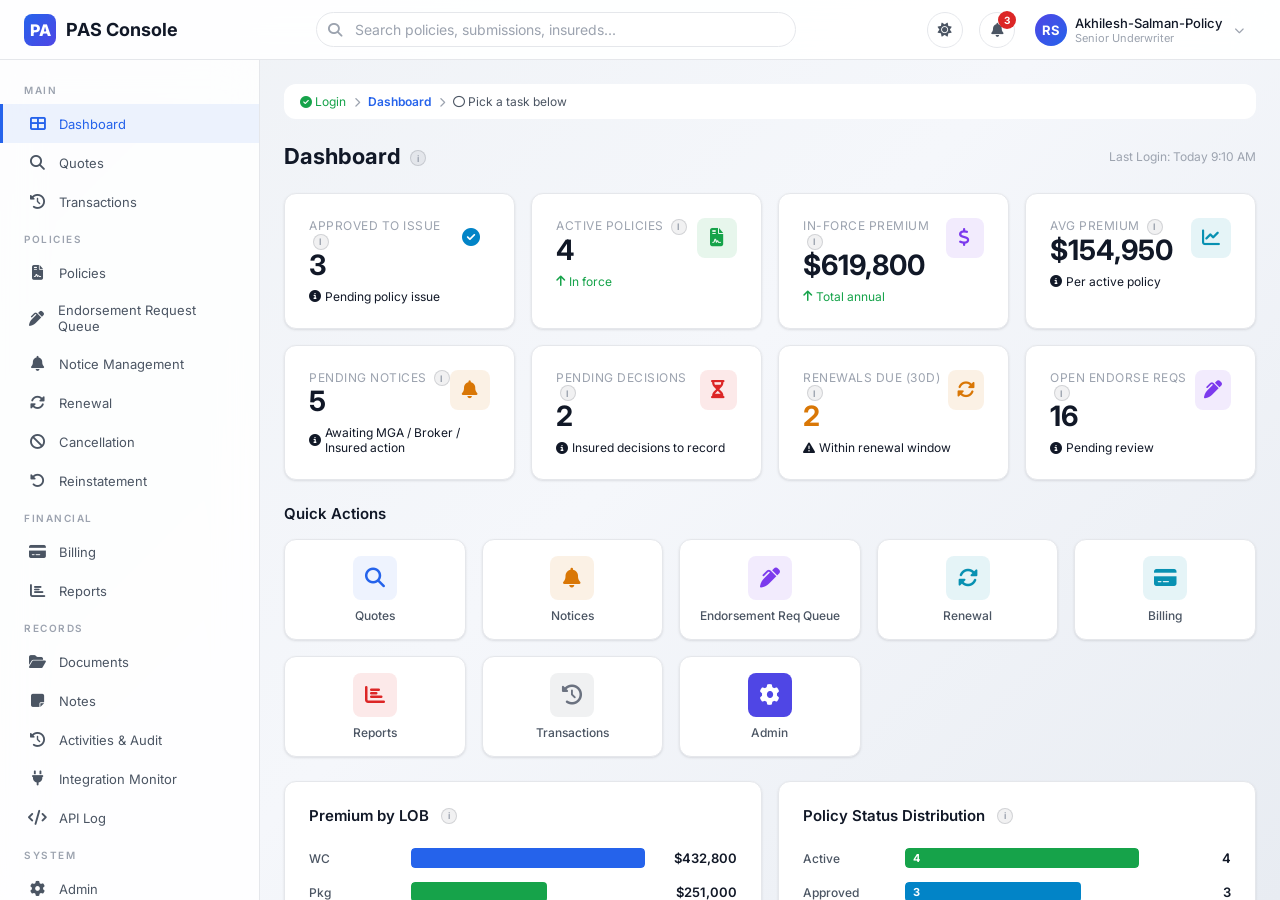
<file: index.html>
<!DOCTYPE html>
<html lang="en">
<head>
<meta charset="UTF-8">
<meta name="viewport" content="width=device-width, initial-scale=1.0">
<title>PAS Console — Policy Administration System</title>
<script>try{document.documentElement.setAttribute('data-theme',localStorage.getItem('pas_theme')||'light');}catch(e){}</script>
<link rel="preconnect" href="https://fonts.googleapis.com">
<link href="https://fonts.googleapis.com/css2?family=Inter:wght@400;500;600;700;800&display=swap" rel="stylesheet">
<link rel="stylesheet" href="https://cdnjs.cloudflare.com/ajax/libs/font-awesome/6.5.0/css/all.min.css">
<link rel="stylesheet" href="style.css">
</head>
<body>

<!-- LOGIN SCREEN -->
<div id="screen-login" class="login-wrapper" style="display:none;">
  <button class="theme-toggle login-theme-toggle" onclick="toggleTheme()" title="Toggle Day / Night mode"><i class="fas fa-sun" id="login-theme-icon"></i></button>
  <div class="login-card glass">
    <div class="login-logo"><div class="logo-badge">PAS</div><h1>PAS Console</h1><p>Policy Administration System — Southlake Insurance</p></div>
    <div class="login-step-indicator" style="text-align:center;font-size:12px;color:var(--text-muted);margin-bottom:16px;">Step 1: Sign In</div>
    <div id="login-step-1" class="login-step active">
      <div class="form-group"><label class="form-label">Email Address <i class="info-btn" onclick="showInfo('email-address')">i</i></label><input class="form-input" type="email" id="login-email" placeholder="Enter your email"></div>
      <div class="form-group"><label class="form-label">Password <i class="info-btn" onclick="showInfo('password')">i</i></label><input class="form-input" type="password" id="login-password" placeholder="Enter your password"></div>
      <button class="btn btn-primary" style="width:100%;justify-content:center;padding:10px;" onclick="loginStep1()">Sign In</button>
      <p style="text-align:center;margin-top:12px;font-size:12px;color:var(--text-muted);">Forgot password? Contact your system admin</p>
    </div>
    <div id="login-step-2" class="login-step">
      <div class="form-group"><label class="form-label">OTP Verification Code <i class="info-btn" onclick="showInfo('otp-code')">i</i></label>
        <p style="font-size:12px;color:var(--text-muted);margin-bottom:8px;">A 6-digit code was sent to <span id="otp-email-display" style="color:var(--accent);"></span></p>
        <input class="form-input" type="text" id="login-otp" placeholder="Enter 6-digit OTP" maxlength="6" style="text-align:center;font-size:20px;letter-spacing:8px;font-family:monospace;" oninput="if(this.value.length===6)loginStep2()">
      </div>
      <button class="btn btn-primary" style="width:100%;justify-content:center;padding:10px;" onclick="loginStep2()">Verify OTP &amp; Sign In</button>
      <p style="text-align:center;margin-top:12px;font-size:12px;color:var(--text-muted);">Didn't receive code? <a href="#" style="color:var(--accent);">Resend</a></p>
    </div>
  </div>
</div>

<!-- MAIN APP -->
<div id="main-app" class="app-shell" style="display:none;">

<!-- HEADER -->
<header class="header">
  <div class="header-logo"><div class="logo-icon">PA</div><span>PAS Console</span></div>
  <div class="header-search"><i class="fas fa-search search-icon"></i><input type="text" placeholder="Search policies, submissions, insureds..." id="global-search"></div>
  <div class="header-actions">
    <button class="theme-toggle" onclick="toggleTheme()" title="Toggle Day / Night mode"><i class="fas fa-sun" id="theme-icon"></i></button>
    <button class="notif-btn"><i class="fas fa-bell"></i><span class="badge">3</span></button>
    <div class="header-user"><div class="avatar">RS</div><div><div class="user-name">Akhilesh-Salman-Policy</div><div class="user-role">Senior Underwriter</div></div><i class="fas fa-chevron-down" style="font-size:10px;color:var(--text-muted);margin-left:4px;"></i></div>
  </div>
</header>

<!-- SIDEBAR -->
<nav class="sidebar">
  <div class="sidebar-section"><div class="sidebar-section-title">Main</div>
    <div class="sidebar-item active" id="nav-dashboard" onclick="showScreen('dashboard')"><span class="icon"><i class="fas fa-th-large"></i></span><span>Dashboard</span></div>
    <div class="sidebar-item" id="nav-quotes" onclick="showScreen('quotes')"><span class="icon"><i class="fas fa-search"></i></span><span>Quotes</span></div>
    <div class="sidebar-item" id="nav-transactions" onclick="showScreen('transactions')"><span class="icon"><i class="fas fa-history"></i></span><span>Transactions</span></div>
  </div>
  <div class="sidebar-section"><div class="sidebar-section-title">Policies</div>
    <div class="sidebar-item" id="nav-policies" onclick="showPolicies()"><span class="icon"><i class="fas fa-file-contract"></i></span><span>Policies</span></div>
    <div class="sidebar-item" id="nav-endorsement-req-queue" onclick="showScreen('endorsement-req-queue')"><span class="icon"><i class="fas fa-pen-alt"></i></span><span>Endorsement Request Queue</span></div>
    <div class="sidebar-item" id="nav-notice-management" onclick="showScreen('notice-management')"><span class="icon"><i class="fas fa-bell"></i></span><span>Notice Management</span></div>
    <div class="sidebar-item" id="nav-renewal" onclick="showScreen('renewal')"><span class="icon"><i class="fas fa-sync-alt"></i></span><span>Renewal</span></div>
    <div class="sidebar-item" id="nav-cancellation" onclick="showScreen('cancellation')"><span class="icon"><i class="fas fa-ban"></i></span><span>Cancellation</span></div>
    <div class="sidebar-item" id="nav-reinstatement" onclick="showScreen('reinstatement')"><span class="icon"><i class="fas fa-undo-alt"></i></span><span>Reinstatement</span></div>
  </div>
  <div class="sidebar-section"><div class="sidebar-section-title">Financial</div>
    <div class="sidebar-item" id="nav-billing" onclick="showScreen('billing')"><span class="icon"><i class="fas fa-credit-card"></i></span><span>Billing</span></div>
    <div class="sidebar-item" id="nav-reports" onclick="showScreen('reports')"><span class="icon"><i class="fas fa-chart-bar"></i></span><span>Reports</span></div>
  </div>
  <div class="sidebar-section"><div class="sidebar-section-title">Records</div>
    <div class="sidebar-item" id="nav-documents" onclick="showScreen('documents')"><span class="icon"><i class="fas fa-folder-open"></i></span><span>Documents</span></div>
    <div class="sidebar-item" id="nav-notes" onclick="showScreen('notes')"><span class="icon"><i class="fas fa-sticky-note"></i></span><span>Notes</span></div>
    <div class="sidebar-item" id="nav-activities" onclick="showScreen('activities')"><span class="icon"><i class="fas fa-history"></i></span><span>Activities & Audit</span></div>
    <div class="sidebar-item" id="nav-integration-monitor" onclick="showScreen('integration-monitor')"><span class="icon"><i class="fas fa-plug"></i></span><span>Integration Monitor</span></div>
    <div class="sidebar-item" id="nav-api-log" onclick="showScreen('api-log')"><span class="icon"><i class="fas fa-code"></i></span><span>API Log</span></div>
  </div>
  <div class="sidebar-section"><div class="sidebar-section-title">System</div>
    <div class="sidebar-item" id="nav-admin" onclick="showScreen('admin')"><span class="icon"><i class="fas fa-cog"></i></span><span>Admin</span></div>
    <div class="sidebar-item" onclick="window.open('documentation.html','_blank')"><span class="icon"><i class="fas fa-book"></i></span><span>Documentation</span></div>
    <div class="sidebar-item" onclick="logout()"><span class="icon"><i class="fas fa-sign-out-alt"></i></span><span>Logout</span></div>
  </div>
</nav>

<!-- MAIN CONTENT -->
<main class="content">

<!-- 1. DASHBOARD -->
<div id="screen-dashboard" class="screen">
  <div class="journey-bar"><span class="step done"><i class="fas fa-check-circle"></i> Login</span><span class="arrow"><i class="fas fa-chevron-right"></i></span><span class="step current">Dashboard</span><span class="arrow"><i class="fas fa-chevron-right"></i></span><span class="step"><i class="far fa-circle"></i> Pick a task below</span></div>
  <div class="page-header"><h1>Dashboard <i class="info-btn" onclick="showInfo('dashboard')">i</i></h1><div class="actions"><span style="font-size:12px;color:var(--text-muted);">Last Login: Today 9:10 AM</span></div></div>
  <div class="kpi-grid" style="grid-template-columns:repeat(4,1fr);">
    <div class="kpi-card glass"><div class="kpi-top"><div><div class="kpi-label">Approved to Issue <i class="info-btn" onclick="showInfo('quote-status')">i</i></div><div class="kpi-value">0</div></div><div class="kpi-icon" style="background:var(--info-bg);color:var(--info);"><i class="fas fa-check-circle"></i></div></div><div class="kpi-trend"><i class="fas fa-info-circle"></i> Pending policy issue</div></div>
    <div class="kpi-card glass"><div class="kpi-top"><div><div class="kpi-label">Active Policies <i class="info-btn" onclick="showInfo('policy-status')">i</i></div><div class="kpi-value">0</div></div><div class="kpi-icon" style="background:var(--success-bg);color:var(--success);"><i class="fas fa-file-contract"></i></div></div><div class="kpi-trend up"><i class="fas fa-arrow-up"></i> In force</div></div>
    <div class="kpi-card glass"><div class="kpi-top"><div><div class="kpi-label">In-Force Premium <i class="info-btn" onclick="showInfo('premium')">i</i></div><div class="kpi-value">$0</div></div><div class="kpi-icon" style="background:var(--purple-bg);color:var(--purple);"><i class="fas fa-dollar-sign"></i></div></div><div class="kpi-trend up"><i class="fas fa-arrow-up"></i> Total annual</div></div>
    <div class="kpi-card glass"><div class="kpi-top"><div><div class="kpi-label">Avg Premium <i class="info-btn" onclick="showInfo('premium')">i</i></div><div class="kpi-value">$0</div></div><div class="kpi-icon" style="background:var(--cyan-bg);color:var(--cyan);"><i class="fas fa-chart-line"></i></div></div><div class="kpi-trend"><i class="fas fa-info-circle"></i> Per active policy</div></div>
    <div class="kpi-card glass"><div class="kpi-top"><div><div class="kpi-label">Pending Notices <i class="info-btn" onclick="showInfo('notice-management')">i</i></div><div class="kpi-value">0</div></div><div class="kpi-icon" style="background:var(--warning-bg);color:var(--warning);"><i class="fas fa-bell"></i></div></div><div class="kpi-trend"><i class="fas fa-info-circle"></i> Awaiting MGA / Broker / Insured action</div></div>
    <div class="kpi-card glass"><div class="kpi-top"><div><div class="kpi-label">Pending Decisions <i class="info-btn" onclick="showInfo('notice-management')">i</i></div><div class="kpi-value">0</div></div><div class="kpi-icon" style="background:var(--danger-bg);color:var(--danger);"><i class="fas fa-hourglass-half"></i></div></div><div class="kpi-trend"><i class="fas fa-info-circle"></i> Insured decisions to record</div></div>
    <div class="kpi-card glass"><div class="kpi-top"><div><div class="kpi-label">Renewals Due (30d) <i class="info-btn" onclick="showInfo('renewal')">i</i></div><div class="kpi-value">0</div></div><div class="kpi-icon" style="background:var(--warning-bg);color:var(--warning);"><i class="fas fa-sync-alt"></i></div></div><div class="kpi-trend warning"><i class="fas fa-exclamation-triangle"></i> Within renewal window</div></div>
    <div class="kpi-card glass"><div class="kpi-top"><div><div class="kpi-label">Open Endorse Reqs <i class="info-btn" onclick="showInfo('endorsement')">i</i></div><div class="kpi-value">0</div></div><div class="kpi-icon" style="background:var(--purple-bg);color:var(--purple);"><i class="fas fa-pen-alt"></i></div></div><div class="kpi-trend"><i class="fas fa-info-circle"></i> Pending review</div></div>
  </div>
  <h2 style="font-size:15px;font-weight:600;margin-bottom:var(--spacing-md);">Quick Actions</h2>
  <div class="quick-actions">
    <div class="quick-action glass" onclick="showScreen('quotes')"><div class="qa-icon" style="background:var(--accent-dim);color:var(--accent);"><i class="fas fa-search"></i></div><div class="qa-label">Quotes</div></div>
    <div class="quick-action glass" onclick="showScreen('notice-management')"><div class="qa-icon" style="background:var(--warning-bg);color:var(--warning);"><i class="fas fa-bell"></i></div><div class="qa-label">Notices</div></div>
    <div class="quick-action glass" onclick="showScreen('endorsement-req-queue')"><div class="qa-icon" style="background:var(--purple-bg);color:var(--purple);"><i class="fas fa-pen-alt"></i></div><div class="qa-label">Endorsement Req Queue</div></div>
    <div class="quick-action glass" onclick="showScreen('renewal')"><div class="qa-icon" style="background:var(--cyan-bg);color:var(--cyan);"><i class="fas fa-sync-alt"></i></div><div class="qa-label">Renewal</div></div>
    <div class="quick-action glass" onclick="showScreen('billing')"><div class="qa-icon" style="background:var(--cyan-bg);color:var(--cyan);"><i class="fas fa-credit-card"></i></div><div class="qa-label">Billing</div></div>
    <div class="quick-action glass" onclick="showScreen('reports')"><div class="qa-icon" style="background:var(--danger-bg);color:var(--danger);"><i class="fas fa-chart-bar"></i></div><div class="qa-label">Reports</div></div>
    <div class="quick-action glass" onclick="showScreen('transactions')"><div class="qa-icon" style="background:var(--gray-bg);color:var(--gray);"><i class="fas fa-history"></i></div><div class="qa-label">Transactions</div></div>
    <div class="quick-action glass" onclick="showScreen('admin')"><div class="qa-icon" style="background:var(--secondary);color:#fff;"><i class="fas fa-cog"></i></div><div class="qa-label">Admin</div></div>
  </div>
  <!-- Analytics sections -->
  <div class="grid-2" style="margin-top:var(--spacing-md);">
    <div class="card glass">
      <div class="card-title">Premium by LOB <i class="info-btn" onclick="showInfo('underwriting')">i</i></div>
      <div id="dash-lob-chart"></div>
    </div>
    <div class="card glass">
      <div class="card-title">Policy Status Distribution <i class="info-btn" onclick="showInfo('quote-status')">i</i></div>
      <div id="dash-status-chart"></div>
    </div>
  </div>
  <div class="grid-2" style="margin-top:var(--spacing-md);">
    <div class="card glass">
      <div class="card-title">Transaction Volume <i class="info-btn" onclick="showInfo('transactions')">i</i></div>
      <div id="dash-txn-chart"></div>
    </div>
    <div class="card glass">
      <div class="card-title">Top Agents by Premium <i class="info-btn" onclick="showInfo('quotes-search')">i</i></div>
      <div id="dash-agents"></div>
    </div>
  </div>
  <div class="grid-2" style="margin-top:var(--spacing-md);">
    <div class="card glass">
      <div class="card-title">Notice Pipeline <i class="info-btn" onclick="showInfo('notice-management')">i</i></div>
      <div id="dash-notice-pipeline"></div>
    </div>
    <div class="card glass">
      <div class="card-title">Endorsement Requests <i class="info-btn" onclick="showInfo('endorsement')">i</i></div>
      <div id="dash-endorse-summary"></div>
    </div>
  </div>
  <div class="grid-2">
    <div class="card glass"><div class="card-title">Recent Activity <i class="info-btn" onclick="showInfo('activity-log')">i</i></div>
      <table class="data-table"><thead><tr><th>Time <i class="info-btn info-btn-sm" onclick="showInfo('audit-timestamp')">i</i></th><th>User <i class="info-btn info-btn-sm" onclick="showInfo('user-name')">i</i></th><th>Action <i class="info-btn info-btn-sm" onclick="showInfo('activity-log')">i</i></th><th>Entity <i class="info-btn info-btn-sm" onclick="showInfo('audit-entity')">i</i></th></tr></thead><tbody id="dash-activity">
      </tbody></table>
    </div>
    <div class="card glass"><div class="card-title">Upcoming Renewals <i class="info-btn" onclick="showInfo('renewal')">i</i></div>
      <table class="data-table"><thead><tr><th>Policy <i class="info-btn info-btn-sm" onclick="showInfo('policy-number')">i</i></th><th>Insured <i class="info-btn info-btn-sm" onclick="showInfo('insured-name')">i</i></th><th>Expiration <i class="info-btn info-btn-sm" onclick="showInfo('expiration-date')">i</i></th><th>Days Left <i class="info-btn info-btn-sm" onclick="showInfo('renewal')">i</i></th></tr></thead><tbody id="dash-renewals">
      </tbody></table>
    </div>
  </div>
</div>

<!-- 2. QUOTES -->
<div id="screen-quotes" class="screen">
  <div class="journey-bar"><span class="step done"><i class="fas fa-check-circle"></i> Dashboard</span><span class="arrow"><i class="fas fa-chevron-right"></i></span><span class="step current">Quotes</span><span class="arrow"><i class="fas fa-chevron-right"></i></span><span class="step"><i class="far fa-circle"></i> Select a quote to view details</span></div>
  <div class="page-header"><div style="display:flex;align-items:center;gap:12px;"><button class="btn btn-ghost btn-sm" onclick="showScreen('dashboard')"><i class="fas fa-arrow-left"></i></button><h1>Quotes <i class="info-btn" onclick="showInfo('quotes-search')">i</i></h1></div><div class="actions"><span style="font-size:12px;color:var(--text-muted);">Master record — Owned by PAS</span></div></div>
  <div class="card glass mb-md"><div class="form-row">
    <div class="form-group"><input class="form-input" type="text" id="qs-search" placeholder="Search by Quote ID, Policy #, Insured Name, or FEIN..."></div>
    <div class="form-group"><select class="form-input" id="qs-lob"><option>All Lines of Business</option><option>General Liability</option><option>Professional Liability</option><option>Auto Liability</option><option>Property</option><option>Workers Compensation</option><option>Package</option></select></div>
  </div></div>
  <div class="filter-bar">
    <span class="filter-chip active" data-filter="approved" onclick="filterQuotes('approved')">Approved (0)</span><!-- <span class="filter-chip" data-filter="all" onclick="filterQuotes('all')">All</span><span class="filter-chip" data-filter="active" onclick="filterQuotes('active')">Active</span><span class="filter-chip" data-filter="cancelled" onclick="filterQuotes('cancelled')">Cancelled</span><span class="filter-chip" data-filter="expired" onclick="filterQuotes('expired')">Expired</span> -->
  </div>
  <div class="card glass">
    <table class="data-table"><thead><tr><th>Quote ID <i class="info-btn info-btn-sm" onclick="showInfo('quote-id')">i</i></th><th>Insured <i class="info-btn info-btn-sm" onclick="showInfo('insured-name')">i</i></th><th>LOB <i class="info-btn info-btn-sm" onclick="showInfo('lob')">i</i></th><th>Status <i class="info-btn info-btn-sm" onclick="showInfo('quote-status')">i</i></th><th>Effective <i class="info-btn info-btn-sm" onclick="showInfo('effective-date')">i</i></th><th>Expiration <i class="info-btn info-btn-sm" onclick="showInfo('expiration-date')">i</i></th><th>Premium <i class="info-btn info-btn-sm" onclick="showInfo('premium')">i</i></th><th>Policy # <i class="info-btn info-btn-sm" onclick="showInfo('policy-number')">i</i></th><th>Actions</th></tr></thead><tbody id="quotes-table-body">
    </tbody></table>
  </div>
</div>

<!-- 8. NOTICE MANAGEMENT -->
<div id="screen-notice-management" class="screen">
  <div class="journey-bar"><span class="step done"><i class="fas fa-check-circle"></i> Dashboard</span><span class="arrow"><i class="fas fa-chevron-right"></i></span><span class="step current">Notice Management</span><span class="arrow"><i class="fas fa-chevron-right"></i></span><span class="step"><i class="far fa-circle"></i> Insured Confirmation</span></div>
  <div class="page-header"><div style="display:flex;align-items:center;gap:12px;"><button class="btn btn-ghost btn-sm" onclick="showScreen('dashboard')"><i class="fas fa-arrow-left"></i></button><h1>Notice Management <i class="info-btn" onclick="showInfo('notice-management')">i</i></h1></div><div class="actions"><span style="font-size:12px;color:var(--text-muted);">Owned by PAS — Workflow</span></div></div>
  <div class="summary-card glass">
    <div class="sc-item"><div class="sc-label">Draft <i class="info-btn info-btn-sm" onclick="showInfo('notice-status')">i</i></div><div class="sc-value" style="color:var(--warning);">-</div></div>
    <div class="sc-item"><div class="sc-label">In MGA / Broker Chain <i class="info-btn info-btn-sm" onclick="showInfo('notice-status')">i</i></div><div class="sc-value" style="color:var(--info);">-</div></div>
    <div class="sc-item"><div class="sc-label">Pending Insured Decision <i class="info-btn info-btn-sm" onclick="showInfo('notice-status')">i</i></div><div class="sc-value" style="color:var(--purple);">-</div></div>
    <div class="sc-item"><div class="sc-label">Executed <i class="info-btn info-btn-sm" onclick="showInfo('notice-status')">i</i></div><div class="sc-value" style="color:var(--success);">-</div></div>
  </div>
  <div class="card glass">
    <div class="card-title">Notice Flow: Draft <i class="fas fa-arrow-right" style="font-size:12px;color:var(--text-muted);"></i> Generated <i class="fas fa-arrow-right" style="font-size:12px;color:var(--text-muted);"></i> Sent <i class="fas fa-arrow-right" style="font-size:12px;color:var(--text-muted);"></i> MGA Acknowledged <i class="fas fa-arrow-right" style="font-size:12px;color:var(--text-muted);"></i> With Broker <i class="fas fa-arrow-right" style="font-size:12px;color:var(--text-muted);"></i> Insured Review <i class="fas fa-arrow-right" style="font-size:12px;color:var(--text-muted);"></i> Insured Confirmation <i class="fas fa-arrow-right" style="font-size:12px;color:var(--text-muted);"></i> Accepted/Rejected <i class="fas fa-arrow-right" style="font-size:12px;color:var(--text-muted);"></i> Executed</div>
    <table class="data-table"><thead><tr><th>Notice ID <i class="info-btn info-btn-sm" onclick="showInfo('notice-id')">i</i></th><th>Type <i class="info-btn info-btn-sm" onclick="showInfo('notice-type')">i</i></th><th>Quote <i class="info-btn info-btn-sm" onclick="showInfo('quote-id')">i</i></th><th>Insured <i class="info-btn info-btn-sm" onclick="showInfo('insured-name')">i</i></th><th>Premium / Proposed <i class="info-btn info-btn-sm" onclick="showInfo('premium')">i</i></th><th>Status <i class="info-btn info-btn-sm" onclick="showInfo('notice-status')">i</i></th><th>Actions</th></tr></thead><tbody id="notices-body">
    </tbody></table>
  </div>
  <div class="card glass mt-md" style="padding:12px;background:var(--accent-dim);border-radius:var(--radius-sm);">
    <div style="font-size:12px;color:var(--text-muted);"><strong>Integration:</strong> PAS generates &amp; sends the offer to MGA. The offer then flows MGA → Broker → Insured (tracked automatically). The insured's decision returns to PAS via the MGA; PAS <strong>records</strong> that response (it never selects Accept/Reject). Policies that reach their expiration date without an accepted renewal auto-expire. Consumes: MGA API, Broker API. Events: <code>NoticeGenerated</code>, <code>NoticeSent</code>, <code>InsuredDecisionRecorded</code>, <code>PolicyExpired</code>.</div>
  </div>
</div>

<div id="ntc-modal" class="modal-overlay">
  <div class="modal-box glass" style="width:640px;max-width:90vw;">
    <div class="modal-header"><h3>Notice Record — <span id="ntc-modal-id">-</span></h3><button class="modal-close" onclick="closeNoticeDetail()">&times;</button></div>
    <div class="modal-body" style="padding:var(--spacing-lg);">
      <div class="summary-card glass-sm" style="margin-bottom:16px;">
        <div class="sc-item"><div class="sc-label">Insured <i class="info-btn info-btn-sm" onclick="showInfo('insured-name')">i</i></div><div class="sc-value" id="ntc-modal-insured">-</div></div>
        <div class="sc-item"><div class="sc-label">Quote <i class="info-btn info-btn-sm" onclick="showInfo('quote-id')">i</i></div><div class="sc-value" id="ntc-modal-quote" style="font-family:monospace;">-</div></div>
        <div class="sc-item"><div class="sc-label">Type <i class="info-btn info-btn-sm" onclick="showInfo('notice-type')">i</i></div><div class="sc-value" id="ntc-modal-type">-</div></div>
        <div class="sc-item"><div class="sc-label">Offer <i class="info-btn info-btn-sm" onclick="showInfo('offer-number')">i</i></div><div class="sc-value" id="ntc-modal-offer">-</div></div>
        <div class="sc-item"><div class="sc-label">Proposed Premium <i class="info-btn info-btn-sm" onclick="showInfo('premium')">i</i></div><div class="sc-value" id="ntc-modal-premium" style="color:var(--accent);">-</div></div>
        <div class="sc-item"><div class="sc-label">Proposed Term <i class="info-btn info-btn-sm" onclick="showInfo('proposed-values')">i</i></div><div class="sc-value" id="ntc-modal-dates">-</div></div>
        <div class="sc-item"><div class="sc-label">Status <i class="info-btn info-btn-sm" onclick="showInfo('notice-status')">i</i></div><div class="sc-value" id="ntc-modal-status">-</div></div>
      </div>
      <div id="ntc-modal-pipeline" style="display:none;margin-bottom:16px;"></div>
      <div id="ntc-modal-decision" style="display:none;margin-bottom:16px;padding:10px 14px;background:var(--accent-dim);border-radius:var(--radius-sm);"></div>
      <div class="card-title" style="margin-bottom:8px;">Timeline / Record <i class="info-btn" onclick="showInfo('notice-events')">i</i></div>
      <div class="timeline" id="ntc-modal-timeline"></div>
    </div>
  </div>
</div>

<!-- 9. TRANSACTIONS -->
<div id="screen-transactions" class="screen">
  <div class="journey-bar"><span class="step done"><i class="fas fa-check-circle"></i> Dashboard</span><span class="arrow"><i class="fas fa-chevron-right"></i></span><span class="step current">Transactions</span><span class="arrow"><i class="fas fa-chevron-right"></i></span><span class="step"><i class="far fa-circle"></i> Lifecycle Timeline</span></div>
  <div class="page-header"><div style="display:flex;align-items:center;gap:12px;"><button class="btn btn-ghost btn-sm" onclick="showScreen('dashboard')"><i class="fas fa-arrow-left"></i></button><h1>Transaction History <i class="info-btn" onclick="showInfo('transaction')">i</i></h1></div><div class="actions"><span style="font-size:12px;color:var(--text-muted);">Append-only — Owned by PAS</span></div></div>
  <div class="card glass">
    <table class="data-table"><thead><tr><th>Transaction # <i class="info-btn info-btn-sm" onclick="showInfo('transaction')">i</i></th><th>Type <i class="info-btn info-btn-sm" onclick="showInfo('transaction-type')">i</i></th><th>Quote <i class="info-btn info-btn-sm" onclick="showInfo('quote-id')">i</i></th><th>Insured <i class="info-btn info-btn-sm" onclick="showInfo('insured-name')">i</i></th><th>Effective Date <i class="info-btn info-btn-sm" onclick="showInfo('effective-date')">i</i></th><th>Status <i class="info-btn info-btn-sm" onclick="showInfo('transaction-status')">i</i></th><th>Summary <i class="info-btn info-btn-sm" onclick="showInfo('transaction-summary')">i</i></th></tr></thead><tbody id="transactions-body">
    </tbody></table>
  </div>
</div>

<!-- 3. QUOTE DETAILS -->
<div id="screen-quote-details" class="screen">
  <div class="flex-between mb-sm">
    <button class="btn btn-ghost btn-sm" onclick="showScreen('quotes')"><i class="fas fa-arrow-left"></i> Back</button>
  </div>
  <div class="journey-bar"><span class="step done"><i class="fas fa-check-circle"></i> Quotes</span><span class="arrow"><i class="fas fa-chevron-right"></i></span><span class="step current">Quote Details</span><span class="arrow"><i class="fas fa-chevron-right"></i></span><span class="step"><i class="far fa-circle"></i> Issue / Endorse / Renew / Cancel</span></div>
  <div id="qd-dynamic"></div>
</div>

<!-- POLICIES SCREEN -->
<div id="screen-policies" class="screen">
  <div id="policies-dynamic"></div>
</div>

<!-- 4. ENDORSEMENT REQUEST QUEUE -->
<div id="screen-endorsement-req-queue" class="screen">
  <div class="flex-between mb-sm">
    <button class="btn btn-ghost btn-sm" onclick="showScreen('dashboard')"><i class="fas fa-arrow-left"></i> Back</button>
    <h1 style="font-size:18px;">Endorsement Request Queue <i class="info-btn" onclick="showInfo('endorsement-req-queue')">i</i></h1>
    <div></div>
  </div>
  <div class="journey-bar"><span class="step done"><i class="fas fa-check-circle"></i> Dashboard</span><span class="arrow"><i class="fas fa-chevron-right"></i></span><span class="step current">Endorsement Request Queue</span><span class="arrow"><i class="fas fa-chevron-right"></i></span><span class="step"><i class="far fa-circle"></i> Review &amp; Processing</span></div>
  <div id="endo-req-dynamic"></div>
</div>

<!-- 5. RENEWAL -->
<div id="screen-renewal" class="screen">
  <div class="flex-between mb-sm">
    <button class="btn btn-ghost btn-sm" onclick="backFromSubScreen()"><i class="fas fa-arrow-left"></i> Back</button>
  </div>
  <div class="journey-bar"><span class="step done"><i class="fas fa-check-circle"></i> Select Policy</span><span class="arrow"><i class="fas fa-chevron-right"></i></span><span class="step current">Renewal</span><span class="arrow"><i class="fas fa-chevron-right"></i></span><span class="step"><i class="far fa-circle"></i> Notice to MGA</span></div>
  <div id="ren-dynamic"></div>
</div>

<!-- 6. CANCELLATION -->
<div id="screen-cancellation" class="screen">
  <div class="flex-between mb-sm">
    <button class="btn btn-ghost btn-sm" onclick="backFromSubScreen()"><i class="fas fa-arrow-left"></i> Back</button>
  </div>
  <div class="journey-bar"><span class="step done"><i class="fas fa-check-circle"></i> Select Policy</span><span class="arrow"><i class="fas fa-chevron-right"></i></span><span class="step current">Cancellation</span><span class="arrow"><i class="fas fa-chevron-right"></i></span><span class="step"><i class="far fa-circle"></i> Cancellation Queue</span></div>
  <div id="cancel-dynamic"></div>
</div>

<!-- 7. REINSTATEMENT -->
<div id="screen-reinstatement" class="screen">
  <div class="flex-between mb-sm">
    <button class="btn btn-ghost btn-sm" onclick="backFromSubScreen()"><i class="fas fa-arrow-left"></i> Back</button>
  </div>
  <div class="journey-bar"><span class="step done"><i class="fas fa-check-circle"></i> Select Policy</span><span class="arrow"><i class="fas fa-chevron-right"></i></span><span class="step current">Reinstatement</span><span class="arrow"><i class="fas fa-chevron-right"></i></span><span class="step"><i class="far fa-circle"></i> Notice to MGA</span></div>
  <div id="reinstate-dynamic"></div>
</div>

<!-- 10. BILLING -->
<div id="screen-billing" class="screen">
  <div class="journey-bar"><span class="step done"><i class="fas fa-check-circle"></i> Dashboard</span><span class="arrow"><i class="fas fa-chevron-right"></i></span><span class="step current">Billing</span><span class="arrow"><i class="fas fa-chevron-right"></i></span><span class="step"><i class="far fa-circle"></i> External Service</span></div>
  <div class="page-header"><div style="display:flex;align-items:center;gap:12px;"><button class="btn btn-ghost btn-sm" onclick="showScreen('dashboard')"><i class="fas fa-arrow-left"></i></button><h1>Billing <i class="info-btn" onclick="showInfo('billing-plan')">i</i></h1></div><div class="actions"><span style="font-size:12px;color:var(--text-muted);">Total Outstanding: $0</span></div></div>
  <div class="card glass" style="padding:12px;margin-bottom:12px;background:var(--accent-dim);border-radius:var(--radius-sm);">
    <div style="font-size:12px;color:var(--text-muted);"><strong>External Service:</strong> Billing Service — PAS displays reference data only. PAS does not own billing data. <strong>Consumes:</strong> Billing Schedule API. <strong>Published Events:</strong> None. <strong>Data Owner:</strong> Billing Service.</div>
  </div>
  <div class="card glass">
    <div class="tab-bar" id="bill-tabs">
      <div class="tab-item active" data-tab="bill-policies" onclick="switchTab('bill-tabs','bill-policies')">Invoice Schedule</div>
      <div class="tab-item" data-tab="bill-transactions" onclick="switchTab('bill-tabs','bill-transactions')">Transactions</div>
    </div>
    <div id="tab-bill-policies" class="tab-content active">
      <table class="data-table"><thead><tr><th>Quote <i class="info-btn info-btn-sm" onclick="showInfo('quote-id')">i</i></th><th>Insured <i class="info-btn info-btn-sm" onclick="showInfo('insured-name')">i</i></th><th>Installment <i class="info-btn info-btn-sm" onclick="showInfo('installment')">i</i></th><th>Amount <i class="info-btn info-btn-sm" onclick="showInfo('amount-due')">i</i></th><th>Due Date <i class="info-btn info-btn-sm" onclick="showInfo('due-date')">i</i></th><th>Status <i class="info-btn info-btn-sm" onclick="showInfo('billing-status')">i</i></th><th>Actions</th></tr></thead><tbody id="billing-schedule-body">
      </tbody></table>
    </div>
    <div id="tab-bill-transactions" class="tab-content">
      <table class="data-table"><thead><tr><th>Date <i class="info-btn info-btn-sm" onclick="showInfo('transaction')">i</i></th><th>Type <i class="info-btn info-btn-sm" onclick="showInfo('transaction-type')">i</i></th><th>Method <i class="info-btn info-btn-sm" onclick="showInfo('billing-method')">i</i></th><th>Reference <i class="info-btn info-btn-sm" onclick="showInfo('payment-reference')">i</i></th><th>Amount <i class="info-btn info-btn-sm" onclick="showInfo('amount-due')">i</i></th><th>Status <i class="info-btn info-btn-sm" onclick="showInfo('billing-status')">i</i></th></tr></thead><tbody id="billing-transactions-body">
      </tbody></table>
    </div>
  </div>
</div>

<!-- 11. DOCUMENTS -->
<div id="screen-documents" class="screen">
  <div class="journey-bar"><span class="step done"><i class="fas fa-check-circle"></i> Dashboard</span><span class="arrow"><i class="fas fa-chevron-right"></i></span><span class="step current">Documents</span><span class="arrow"><i class="fas fa-chevron-right"></i></span><span class="step"><i class="far fa-circle"></i> Upload / View</span></div>
  <div class="page-header"><div style="display:flex;align-items:center;gap:12px;"><button class="btn btn-ghost btn-sm" onclick="showScreen('dashboard')"><i class="fas fa-arrow-left"></i></button><h1>Document Repository <i class="info-btn" onclick="showInfo('document-type')">i</i></h1></div><button class="btn btn-primary btn-sm"><i class="fas fa-upload"></i> Upload</button></div>
  <div class="card glass">
    <table class="data-table"><thead><tr><th>Document <i class="info-btn info-btn-sm" onclick="showInfo('document')">i</i></th><th>Policy <i class="info-btn info-btn-sm" onclick="showInfo('policy-number')">i</i></th><th>Category <i class="info-btn info-btn-sm" onclick="showInfo('document-type')">i</i></th><th>Status <i class="info-btn info-btn-sm" onclick="showInfo('doc-status')">i</i></th><th>Uploaded By <i class="info-btn info-btn-sm" onclick="showInfo('uploaded-by')">i</i></th><th>Date <i class="info-btn info-btn-sm" onclick="showInfo('created-date')">i</i></th><th>Actions</th></tr></thead><tbody id="documents-body">
    </tbody></table>
  </div>
  <!-- Document Viewer Modal -->
  <div id="doc-viewer-modal" class="modal-overlay">
    <div class="modal-box glass" style="width:700px;max-width:90vw;">
      <div class="modal-header"><h3 id="doc-viewer-title">Document</h3><button class="modal-close" onclick="closeDocViewer()">&times;</button></div>
      <div class="modal-body" id="doc-viewer-body" style="max-height:60vh;overflow-y:auto;padding:var(--spacing-lg);min-height:200px;"></div>
      <div style="padding:var(--spacing-md) var(--spacing-lg);border-top:1px solid var(--glass-border);display:flex;gap:8px;justify-content:flex-end;">
        <button class="btn btn-ghost btn-sm" onclick="closeDocViewer()">Close</button>
        <button class="btn btn-primary btn-sm" onclick="alert('Download — not implemented in this phase')"><i class="fas fa-download"></i> Download</button>
      </div>
    </div>
  </div>
</div>
<div id="screen-notes" class="screen">
  <div class="journey-bar"><span class="step done"><i class="fas fa-check-circle"></i> Dashboard</span><span class="arrow"><i class="fas fa-chevron-right"></i></span><span class="step current">Notes</span><span class="arrow"><i class="fas fa-chevron-right"></i></span><span class="step"><i class="far fa-circle"></i> Add Note</span></div>
  <div class="page-header"><div style="display:flex;align-items:center;gap:12px;"><button class="btn btn-ghost btn-sm" onclick="showScreen('dashboard')"><i class="fas fa-arrow-left"></i></button><h1>Notes <i class="info-btn" onclick="showInfo('uw-notes')">i</i></h1></div><button class="btn btn-primary btn-sm" onclick="alert('New note dialog (not implemented in wireframe)')"><i class="fas fa-plus"></i> Add Note</button></div>
  <div class="card glass">
    <div class="form-group"><select class="form-input" style="max-width:250px;"><option>All Policies</option><option selected>POL-2026-001</option><option>POL-2026-002</option><option>POL-2026-003</option></select></div>
  </div>
  <div class="card glass mt-md" id="notes-list">
  </div>
</div>

<!-- 13. ACTIVITIES & AUDIT -->
<div id="screen-activities" class="screen">
  <div class="journey-bar"><span class="step done"><i class="fas fa-check-circle"></i> Dashboard</span><span class="arrow"><i class="fas fa-chevron-right"></i></span><span class="step current">Activities</span><span class="arrow"><i class="fas fa-chevron-right"></i></span><span class="step"><i class="far fa-circle"></i> Export</span></div>
  <div class="page-header"><div style="display:flex;align-items:center;gap:12px;"><button class="btn btn-ghost btn-sm" onclick="showScreen('dashboard')"><i class="fas fa-arrow-left"></i></button><h1>Activities &amp; Audit <i class="info-btn" onclick="showInfo('activity-log')">i</i></h1></div></div>
  <div class="card glass">
    <div class="tab-bar" id="act-tabs">
      <div class="tab-item active" data-tab="act-activities" onclick="switchTab('act-tabs','act-activities')">Recent Activity</div>
      <div class="tab-item" data-tab="act-audit" onclick="switchTab('act-tabs','act-audit')">Audit Log</div>
    </div>
    <div id="tab-act-activities" class="tab-content active">
      <div class="activity-feed" id="activities-feed">
      </div>
    </div>
    <div id="tab-act-audit" class="tab-content">
      <table class="data-table"><thead><tr><th>Timestamp <i class="info-btn info-btn-sm" onclick="showInfo('audit-timestamp')">i</i></th><th>User <i class="info-btn info-btn-sm" onclick="showInfo('audit-user')">i</i></th><th>Action <i class="info-btn info-btn-sm" onclick="showInfo('audit-trail')">i</i></th><th>Entity <i class="info-btn info-btn-sm" onclick="showInfo('audit-entity')">i</i></th><th>Entity ID <i class="info-btn info-btn-sm" onclick="showInfo('audit-entity-id')">i</i></th><th>Details <i class="info-btn info-btn-sm" onclick="showInfo('audit-details')">i</i></th></tr></thead><tbody id="audit-log-body">
      </tbody></table>
    </div>
  </div>
</div>

<!-- 14. REPORTS -->
<div id="screen-reports" class="screen">
  <div class="journey-bar"><span class="step done"><i class="fas fa-check-circle"></i> Dashboard</span><span class="arrow"><i class="fas fa-chevron-right"></i></span><span class="step current">Reports</span><span class="arrow"><i class="fas fa-chevron-right"></i></span><span class="step"><i class="far fa-circle"></i> Schedule</span></div>
  <div class="page-header"><div style="display:flex;align-items:center;gap:12px;"><button class="btn btn-ghost btn-sm" onclick="showScreen('dashboard')"><i class="fas fa-arrow-left"></i></button><h1>Reports <i class="info-btn" onclick="showInfo('reports')">i</i></h1></div><button class="btn btn-primary btn-sm"><i class="fas fa-calendar-alt"></i> Schedule Report</button></div>
  <div class="summary-card glass">
    <div class="sc-item"><div class="sc-label">Total Policies <i class="info-btn info-btn-sm" onclick="showInfo('policy-status')">i</i></div><div class="sc-value">8</div></div>
    <div class="sc-item"><div class="sc-label">Total Premium <i class="info-btn info-btn-sm" onclick="showInfo('premium')">i</i></div><div class="sc-value" style="color:var(--success);">$1.07M</div></div>
    <div class="sc-item"><div class="sc-label">Pending Subs <i class="info-btn info-btn-sm" onclick="showInfo('quote-status')">i</i></div><div class="sc-value" style="color:var(--warning);">5</div></div>
    <div class="sc-item"><div class="sc-label">Loss Ratio <i class="info-btn info-btn-sm" onclick="showInfo('reports')">i</i></div><div class="sc-value">42%</div></div>
  </div>
  <div class="report-grid">
    <div class="report-card glass-sm"><div class="rc-icon" style="color:var(--accent);"><i class="fas fa-chart-bar"></i></div><div class="rc-title">Premium by LOB <i class="info-btn info-btn-sm" onclick="showInfo('reports')">i</i></div><div class="rc-desc">Premium distribution across lines of business</div><button class="btn btn-xs" style="background:var(--accent-dim);color:var(--accent);">Run</button></div>
    <div class="report-card glass-sm"><div class="rc-icon" style="color:var(--success);"><i class="fas fa-chart-pie"></i></div><div class="rc-title">Policy Count by Status <i class="info-btn info-btn-sm" onclick="showInfo('reports')">i</i></div><div class="rc-desc">Active, expired, cancelled breakdown</div><button class="btn btn-xs" style="background:var(--accent-dim);color:var(--accent);">Run</button></div>
    <div class="report-card glass-sm"><div class="rc-icon" style="color:var(--warning);"><i class="fas fa-chart-line"></i></div><div class="rc-title">Submission Trend <i class="info-btn info-btn-sm" onclick="showInfo('reports')">i</i></div><div class="rc-desc">Submission volume over time</div><button class="btn btn-xs" style="background:var(--accent-dim);color:var(--accent);">Run</button></div>
    <div class="report-card glass-sm"><div class="rc-icon" style="color:var(--info);"><i class="fas fa-tachometer-alt"></i></div><div class="rc-title">UW Performance <i class="info-btn info-btn-sm" onclick="showInfo('reports')">i</i></div><div class="rc-desc">Turnaround time, approval rate</div><button class="btn btn-xs" style="background:var(--accent-dim);color:var(--accent);">Run</button></div>
    <div class="report-card glass-sm"><div class="rc-icon" style="color:var(--danger);"><i class="fas fa-file-invoice-dollar"></i></div><div class="rc-title">Aged Receivables <i class="info-btn info-btn-sm" onclick="showInfo('reports')">i</i></div><div class="rc-desc">Outstanding premium by aging bucket</div><button class="btn btn-xs" style="background:var(--accent-dim);color:var(--accent);">Run</button></div>
    <div class="report-card glass-sm"><div class="rc-icon" style="color:var(--purple);"><i class="fas fa-exchange-alt"></i></div><div class="rc-title">Endorsement Summary <i class="info-btn info-btn-sm" onclick="showInfo('reports')">i</i></div><div class="rc-desc">Endorsement volume by type</div><button class="btn btn-xs" style="background:var(--accent-dim);color:var(--accent);">Run</button></div>
    <div class="report-card glass-sm"><div class="rc-icon" style="color:var(--cyan);"><i class="fas fa-sync-alt"></i></div><div class="rc-title">Renewal Pipeline <i class="info-btn info-btn-sm" onclick="showInfo('reports')">i</i></div><div class="rc-desc">Upcoming renewals in next 90 days</div><button class="btn btn-xs" style="background:var(--accent-dim);color:var(--accent);">Run</button></div>
    <div class="report-card glass-sm"><div class="rc-icon" style="color:var(--gray);"><i class="fas fa-history"></i></div><div class="rc-title">Audit Trail <i class="info-btn info-btn-sm" onclick="showInfo('reports')">i</i></div><div class="rc-desc">Complete change history export</div><button class="btn btn-xs" style="background:var(--accent-dim);color:var(--accent);">Run</button></div>
  </div>
</div>

<!-- 15. INTEGRATION MONITOR -->
<div id="screen-integration-monitor" class="screen">
  <div class="journey-bar"><span class="step done"><i class="fas fa-check-circle"></i> Dashboard</span><span class="arrow"><i class="fas fa-chevron-right"></i></span><span class="step current">Integration Monitor</span><span class="arrow"><i class="fas fa-chevron-right"></i></span><span class="step"><i class="far fa-circle"></i> System Health</span></div>
  <div class="page-header"><div style="display:flex;align-items:center;gap:12px;"><button class="btn btn-ghost btn-sm" onclick="showScreen('dashboard')"><i class="fas fa-arrow-left"></i></button><h1>Integration Monitor <i class="info-btn" onclick="showInfo('integration-monitor')">i</i></h1></div><div class="actions"><span style="font-size:12px;color:var(--text-muted);">Real-time service health — Owned by PAS</span></div></div>
  <div class="card glass">
    <div class="card-title">External Service Status <i class="info-btn" onclick="showInfo('integration-monitor')">i</i></div>
    <div class="integration-grid" id="integration-body" style="display:grid;grid-template-columns:repeat(auto-fill,minmax(280px,1fr));gap:12px;">
    </div>
  </div>
  <div class="card glass mt-md" style="padding:12px;background:var(--accent-dim);border-radius:var(--radius-sm);">
    <div style="font-size:12px;color:var(--text-muted);"><strong>Integration Architecture:</strong> CRM <i class="fas fa-arrow-right"></i> PAS <i class="fas fa-arrow-right"></i> Billing <i class="fas fa-arrow-right"></i> Claims <i class="fas fa-arrow-right"></i> Compliance <i class="fas fa-arrow-right"></i> Reporting. PAS publishes events to all downstream services via Event Bus.</div>
  </div>
</div>

<!-- 16. API LOG -->
<div id="screen-api-log" class="screen">
  <div class="journey-bar"><span class="step done"><i class="fas fa-check-circle"></i> Dashboard</span><span class="arrow"><i class="fas fa-chevron-right"></i></span><span class="step current">API Log</span><span class="arrow"><i class="fas fa-chevron-right"></i></span><span class="step"><i class="far fa-circle"></i> Trace</span></div>
  <div class="page-header"><div style="display:flex;align-items:center;gap:12px;"><button class="btn btn-ghost btn-sm" onclick="showScreen('dashboard')"><i class="fas fa-arrow-left"></i></button><h1>API Log <i class="info-btn" onclick="showInfo('api-log')">i</i></h1></div><div class="actions"><span style="font-size:12px;color:var(--text-muted);">Inbound &amp; Outbound — Correlation Trace</span></div></div>
  <div class="card glass" style="padding:12px;margin-bottom:12px;background:var(--accent-dim);border-radius:var(--radius-sm);">
    <div style="font-size:12px;color:var(--text-muted);"><strong>API Contract:</strong> Every lifecycle action follows: Receive API → Validate → Business Processing → Database Update → Publish Event → Response.</div>
  </div>
  <div class="card glass">
    <table class="data-table"><thead><tr><th>Timestamp <i class="info-btn info-btn-sm" onclick="showInfo('audit-timestamp')">i</i></th><th>Dir <i class="info-btn info-btn-sm" onclick="showInfo('api-direction')">i</i></th><th>Endpoint <i class="info-btn info-btn-sm" onclick="showInfo('api-endpoint')">i</i></th><th>Method <i class="info-btn info-btn-sm" onclick="showInfo('api-method')">i</i></th><th>Status <i class="info-btn info-btn-sm" onclick="showInfo('api-status')">i</i></th><th>Duration <i class="info-btn info-btn-sm" onclick="showInfo('api-duration')">i</i></th><th>Retries <i class="info-btn info-btn-sm" onclick="showInfo('api-retries')">i</i></th><th>Correlation ID <i class="info-btn info-btn-sm" onclick="showInfo('api-correlation-id')">i</i></th><th>Payload <i class="info-btn info-btn-sm" onclick="showInfo('api-payload')">i</i></th></tr></thead><tbody id="api-log-body">
    </tbody></table>
  </div>
</div>

<!-- 17. ADMIN -->
<div id="screen-admin" class="screen">
  <div class="journey-bar"><span class="step done"><i class="fas fa-check-circle"></i> Dashboard</span><span class="arrow"><i class="fas fa-chevron-right"></i></span><span class="step current">Administration</span><span class="arrow"><i class="fas fa-chevron-right"></i></span><span class="step"><i class="far fa-circle"></i> Configure</span></div>
  <div class="page-header"><div style="display:flex;align-items:center;gap:12px;"><button class="btn btn-ghost btn-sm" onclick="showScreen('dashboard')"><i class="fas fa-arrow-left"></i></button><h1>Administration <i class="info-btn" onclick="showInfo('admin')">i</i></h1></div></div>
  <div class="card glass">
    <div class="tab-bar" id="admin-tabs">
      <div class="tab-item active" data-tab="admin-users" onclick="switchTab('admin-tabs','admin-users')">Users</div>
      <div class="tab-item" data-tab="admin-roles" onclick="switchTab('admin-tabs','admin-roles')">Roles &amp; Permissions</div>
      <div class="tab-item" data-tab="admin-settings" onclick="switchTab('admin-tabs','admin-settings')">System Settings</div>
    </div>
    <div id="tab-admin-users" class="tab-content active">
      <table class="data-table"><thead><tr><th>User <i class="info-btn info-btn-sm" onclick="showInfo('user-name')">i</i></th><th>Email <i class="info-btn info-btn-sm" onclick="showInfo('user-email')">i</i></th><th>Role <i class="info-btn info-btn-sm" onclick="showInfo('user-role')">i</i></th><th>Status <i class="info-btn info-btn-sm" onclick="showInfo('user-status')">i</i></th><th>Last Login <i class="info-btn info-btn-sm" onclick="showInfo('last-login')">i</i></th></tr></thead><tbody id="admin-users-body">
      </tbody></table>
    </div>
    <div id="tab-admin-roles" class="tab-content">
      <table class="data-table"><thead><tr><th>Role <i class="info-btn info-btn-sm" onclick="showInfo('role')">i</i></th><th>Users <i class="info-btn info-btn-sm" onclick="showInfo('user-name')">i</i></th><th>Permissions <i class="info-btn info-btn-sm" onclick="showInfo('role-permissions')">i</i></th></tr></thead><tbody id="admin-roles-body">
      </tbody></table>
    </div>
    <div id="tab-admin-settings" class="tab-content">
      <div class="detail-grid" id="admin-settings-body">
      </div>
    </div>
  </div>
</div>

</main>
</div>

<!-- ISSUE POLICY MODAL -->
<div id="issue-modal" class="modal-overlay">
  <div class="modal-box glass" style="max-width:600px;">
    <div class="modal-header"><h3>Issue Policy</h3><button class="modal-close" onclick="document.getElementById('issue-modal').classList.remove('open')">&times;</button></div>
    <div class="modal-body">
      <div class="card glass-sm" style="margin-bottom:16px;">
        <div class="card-title" style="font-size:13px;">Quote Review <i class="info-btn" onclick="showInfo('quote')">i</i></div>
        <div class="summary-card">
          <div class="sc-item"><div class="sc-label">Quote ID <i class="info-btn info-btn-sm" onclick="showInfo('quote-id')">i</i></div><div class="sc-value" id="issue-modal-quote-id" style="font-family:monospace;">-</div></div>
          <div class="sc-item"><div class="sc-label">Insured <i class="info-btn info-btn-sm" onclick="showInfo('insured-name')">i</i></div><div class="sc-value" id="issue-modal-insured">-</div></div>
          <div class="sc-item"><div class="sc-label">Line of Business <i class="info-btn info-btn-sm" onclick="showInfo('lob')">i</i></div><div class="sc-value" id="issue-modal-lob">-</div></div>
          <div class="sc-item"><div class="sc-label">Premium <i class="info-btn info-btn-sm" onclick="showInfo('premium')">i</i></div><div class="sc-value" id="issue-modal-premium" style="color:var(--accent);">-</div></div>
          <div class="sc-item"><div class="sc-label">Coverage <i class="info-btn info-btn-sm" onclick="showInfo('coverage')">i</i></div><div class="sc-value" id="issue-modal-coverage">-</div></div>
          <div class="sc-item"><div class="sc-label">Rating Basis <i class="info-btn info-btn-sm" onclick="showInfo('rating-basis')">i</i></div><div class="sc-value" id="issue-modal-rating">-</div></div>
          <div class="sc-item"><div class="sc-label">Underwriter <i class="info-btn info-btn-sm" onclick="showInfo('underwriter')">i</i></div><div class="sc-value" id="issue-modal-uw">-</div></div>
          <div class="sc-item"><div class="sc-label">Agent / Broker <i class="info-btn info-btn-sm" onclick="showInfo('agent')">i</i></div><div class="sc-value" id="issue-modal-agent">-</div></div>
          <div class="sc-item"><div class="sc-label">MGA <i class="info-btn info-btn-sm" onclick="showInfo('mga')">i</i></div><div class="sc-value" id="issue-modal-mga">-</div></div>
          <div class="sc-item"><div class="sc-label">Billing Plan <i class="info-btn info-btn-sm" onclick="showInfo('billing-plan')">i</i></div><div class="sc-value" id="issue-modal-billing">-</div></div>
        </div>
      </div>
      <div class="form-grid" style="grid-template-columns:1fr 1fr 1fr;">
        <div class="form-group"><label class="form-label">Issue Date <i class="info-btn" onclick="showInfo('issue-date')">i</i></label><input id="issue-modal-date" class="form-input" type="date"></div>
        <div class="form-group"><label class="form-label">Effective Date <i class="info-btn" onclick="showInfo('effective-date')">i</i></label><input id="issue-modal-effective" class="form-input" type="date"></div>
        <div class="form-group"><label class="form-label">Expiration Date <i class="info-btn" onclick="showInfo('expiration-date')">i</i></label><input id="issue-modal-expiration" class="form-input" type="date"></div>
      </div>
      <div id="issue-modal-error" style="display:none;padding:8px 12px;background:var(--danger-bg);border-radius:var(--radius-sm);color:var(--danger);font-size:13px;margin-top:8px;"></div>
      <div style="margin-top:16px;display:flex;gap:8px;justify-content:flex-end;">
        <button class="btn btn-secondary" onclick="document.getElementById('issue-modal').classList.remove('open')">Cancel</button>
        <button class="btn btn-primary" onclick="confirmIssue()"><i class="fas fa-check"></i> Confirm Issue</button>
      </div>
    </div>
  </div>
</div>

<!-- INFO MODAL -->
<div id="info-modal" class="modal-overlay">
  <div class="modal-box glass">
    <div class="modal-header"><h3 id="info-modal-title">Info</h3><button class="modal-close" onclick="closeInfo()">&times;</button></div>
    <div class="modal-body">
      <div class="info-section"><div class="info-label">What is this?</div><div class="info-text" id="info-modal-what">Content</div></div>
      <div class="info-section"><div class="info-label">Why does it exist?</div><div class="info-text" id="info-modal-why">Content</div></div>
      <div class="info-section"><div class="info-label">How it connects in PAS flow</div><div class="info-text" id="info-modal-flow">Content</div></div>
    </div>
  </div>
</div>

<script src="app.js"></script>
</body>
</html>
</file>
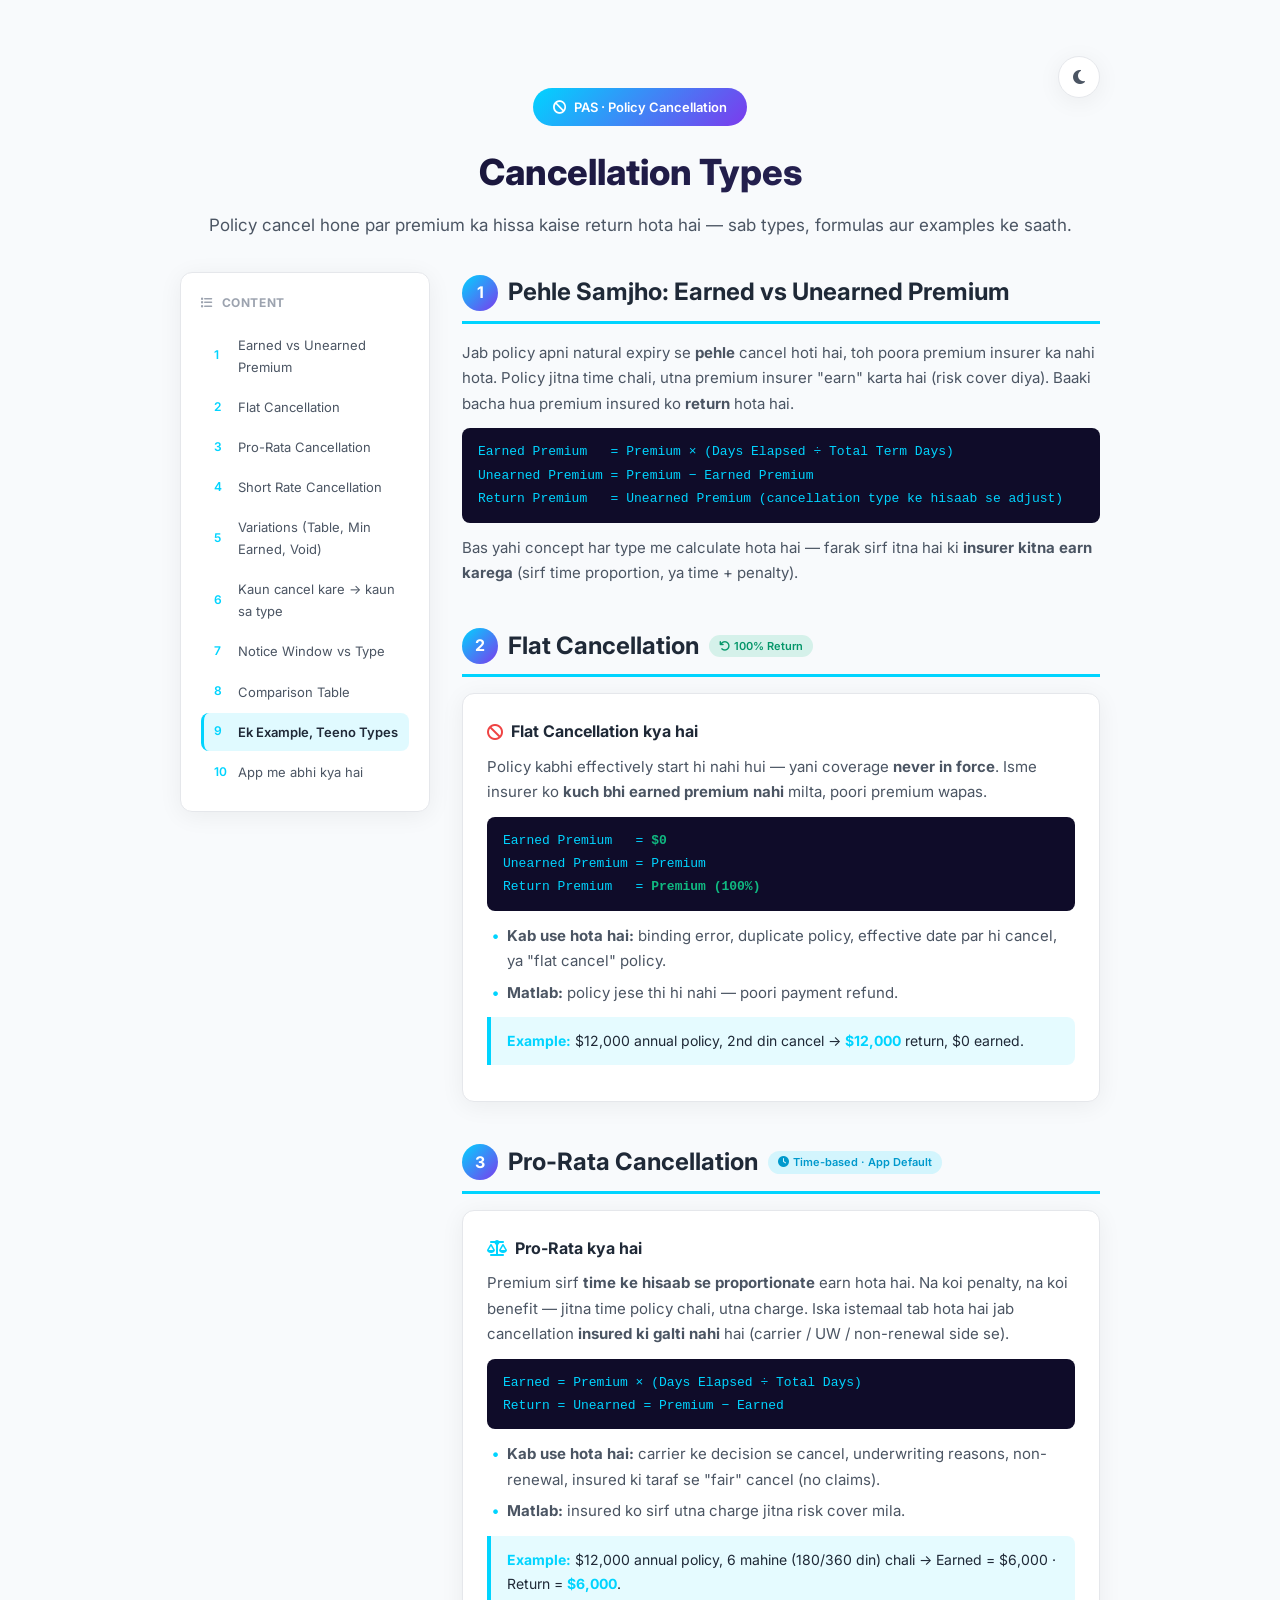
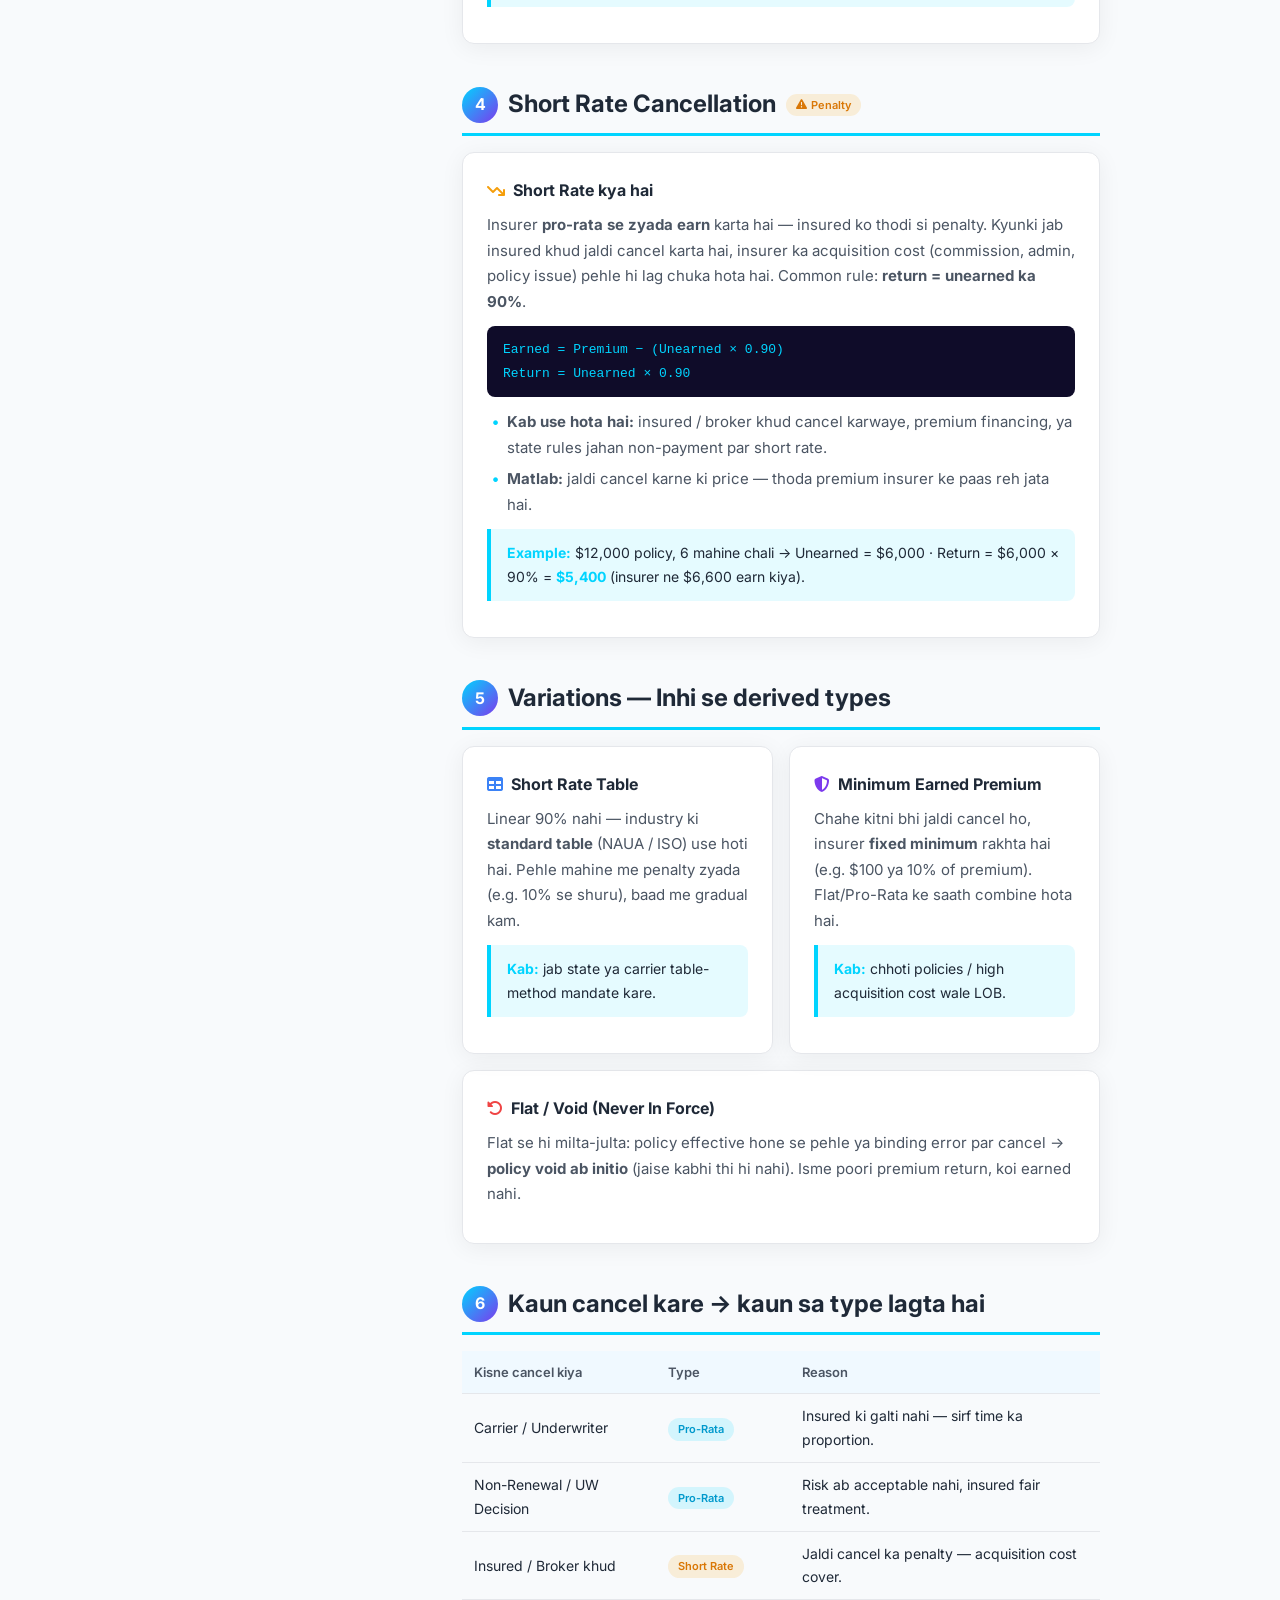
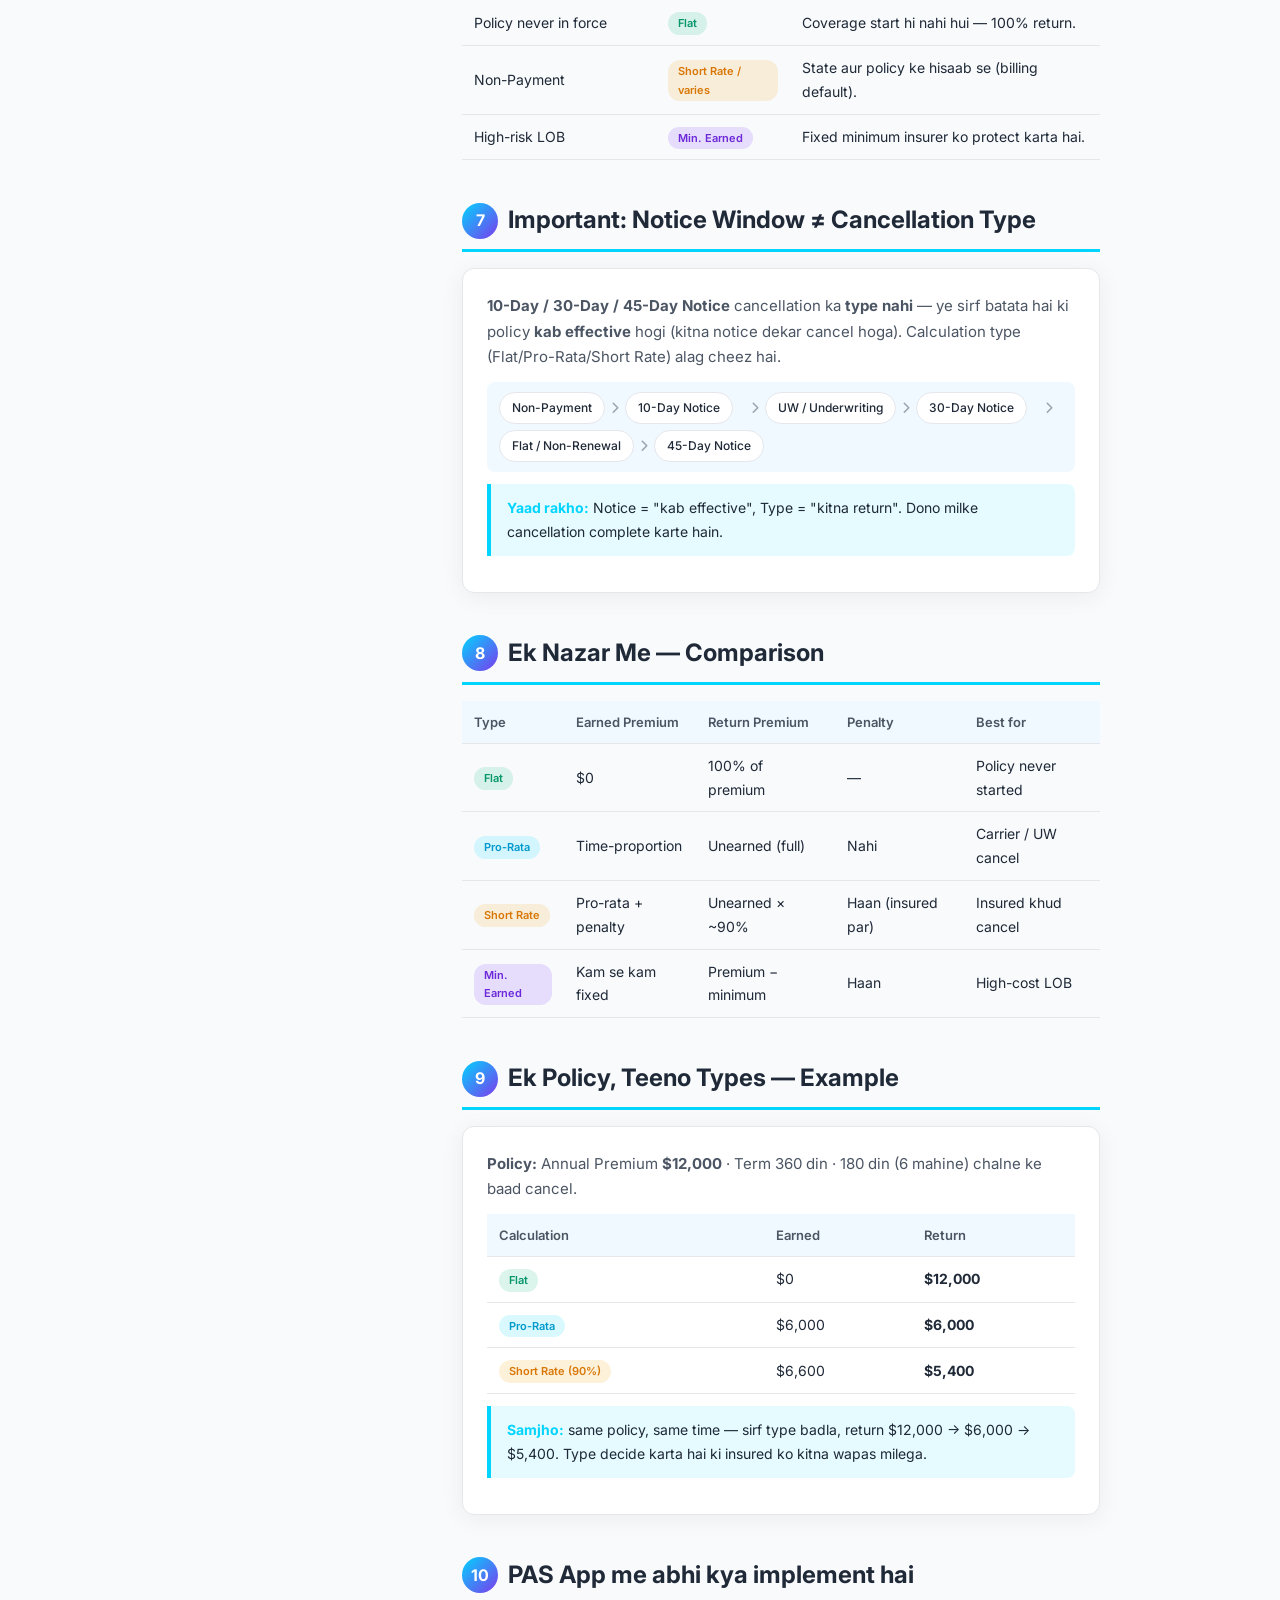
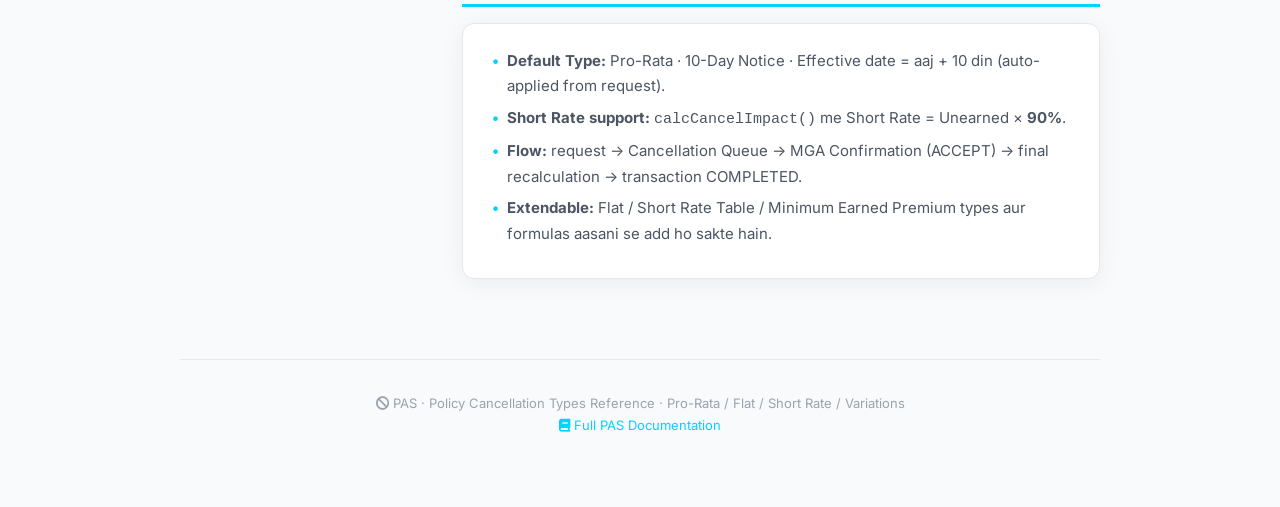
<file: CancelPolicy.html>
<!DOCTYPE html>
<html lang="hi">
<head>
<meta charset="UTF-8">
<meta name="viewport" content="width=device-width, initial-scale=1.0">
<title>Policy Cancellation Types — PAS Doc</title>
<link href="https://fonts.googleapis.com/css2?family=Inter:wght@400;500;600;700;800&display=swap" rel="stylesheet">
<link rel="stylesheet" href="https://cdnjs.cloudflare.com/ajax/libs/font-awesome/6.5.0/css/all.min.css">
<style>
:root {
  --accent: #00d4ff;
  --secondary: #7c3aed;
  --success: #10b981;
  --warning: #f59e0b;
  --danger: #ef4444;
  --info: #3b82f6;
  --text: #1f2937;
  --text-secondary: #4b5563;
  --text-muted: #9ca3af;
  --bg: #f8fafc;
  --card-bg: #ffffff;
  --border: #e5e7eb;
  --radius: 12px;
  --radius-sm: 8px;
  --shadow: 0 4px 24px rgba(0,0,0,0.06);
}
[data-theme="dark"] {
  --accent: #00d4ff;
  --secondary: #a78bfa;
  --success: #10b981;
  --warning: #f59e0b;
  --danger: #ef4444;
  --info: #60a5fa;
  --text: #e2e8f0;
  --text-secondary: #94a3b8;
  --text-muted: #64748b;
  --bg: #0f172a;
  --card-bg: #1e293b;
  --border: #334155;
  --shadow: 0 4px 24px rgba(0,0,0,0.45);
}
*, *::before, *::after { box-sizing: border-box; margin: 0; padding: 0; }
html { scroll-behavior: smooth; }
body { font-family: 'Inter', -apple-system, sans-serif; font-size: 15px; color: var(--text); background: var(--bg); line-height: 1.7; }
.container { max-width: 960px; margin: 0 auto; padding: 40px 20px; }

.header { text-align: center; padding: 48px 0 32px; }
.header .badge { display: inline-flex; align-items: center; gap: 8px; background: linear-gradient(135deg, #00d4ff, #7c3aed); color: #fff; padding: 8px 20px; border-radius: 20px; font-size: 13px; font-weight: 600; margin-bottom: 16px; }
.header h1 { font-size: 36px; font-weight: 800; background: linear-gradient(135deg, #0f0c29, #302b63); -webkit-background-clip: text; -webkit-text-fill-color: transparent; background-clip: text; }
.header p { font-size: 17px; color: var(--text-secondary); margin-top: 8px; }

.section { margin-bottom: 40px; }
.section h2 { font-size: 24px; font-weight: 700; display: flex; align-items: center; gap: 10px; margin-bottom: 16px; padding-bottom: 8px; border-bottom: 3px solid var(--accent); }
.section h2 .num { display: inline-flex; align-items: center; justify-content: center; min-width: 36px; height: 36px; border-radius: 50%; background: linear-gradient(135deg, var(--accent), var(--secondary)); color: #fff; font-size: 16px; font-weight: 700; padding: 0 4px; }
.section h3 { font-size: 18px; font-weight: 600; color: var(--secondary); margin: 16px 0 8px; display: flex; align-items: center; gap: 8px; }
.section p { margin-bottom: 12px; color: var(--text-secondary); }

.card { background: var(--card-bg); border: 1px solid var(--border); border-radius: var(--radius); padding: 24px; margin-bottom: 16px; box-shadow: var(--shadow); }
.card h4 { font-size: 16px; font-weight: 700; margin-bottom: 8px; display: flex; align-items: center; gap: 8px; }
.card ul { padding-left: 20px; margin-bottom: 8px; list-style: none; }
.card ul li { margin-bottom: 6px; color: var(--text-secondary); padding-left: 0; }
.card ul li::before { content: '\2022'; color: var(--accent); font-weight: bold; display: inline-block; width: 1em; margin-left: -1em; }

.highlight { background: rgba(0, 212, 255, 0.1); border-left: 4px solid var(--accent); padding: 12px 16px; border-radius: 0 var(--radius-sm) var(--radius-sm) 0; margin: 12px 0; font-size: 14px; }
.highlight strong { color: var(--accent); }

.tag { display: inline-flex; align-items: center; gap: 4px; padding: 2px 10px; border-radius: 12px; font-size: 11px; font-weight: 600; }
.tag-blue { background: rgba(0,212,255,0.15); color: #0099cc; }
.tag-green { background: rgba(16,185,129,0.15); color: #059669; }
.tag-purple { background: rgba(124,58,237,0.15); color: #6d28d9; }
.tag-red { background: rgba(239,68,68,0.15); color: #dc2626; }
.tag-yellow { background: rgba(245,158,11,0.15); color: #d97706; }
.tag-info { background: rgba(59,130,246,0.15); color: #2563eb; }

table { width: 100%; border-collapse: collapse; margin: 12px 0; font-size: 14px; }
th, td { padding: 10px 12px; text-align: left; border-bottom: 1px solid var(--border); }
th { background: #f0f9ff; font-weight: 600; font-size: 13px; color: var(--text-secondary); }
tr:hover td { background: #f8fafc; }

.formula { font-family: 'Courier New', monospace; background: #0f0c29; color: #00d4ff; padding: 12px 16px; border-radius: var(--radius-sm); font-size: 13px; margin: 8px 0 12px; line-height: 1.8; white-space: pre-wrap; }
.formula .val { color: #10b981; font-weight: 700; }

.flow-row { display: flex; align-items: center; gap: 6px; flex-wrap: wrap; margin: 10px 0; padding: 10px 12px; background: #f0f9ff; border-radius: 8px; font-size: 12px; }
.flow-row .step { padding: 5px 12px; background: #fff; border: 1px solid var(--border); border-radius: 20px; font-weight: 500; white-space: nowrap; }
.flow-row .arrow { color: var(--text-muted); font-size: 12px; }

.toc { background: var(--card-bg); border: 1px solid var(--border); border-radius: var(--radius); padding: 24px; margin-bottom: 32px; box-shadow: var(--shadow); }
.toc h3 { font-size: 16px; font-weight: 700; margin-bottom: 12px; display: flex; align-items: center; gap: 8px; }
.toc-grid { display: grid; grid-template-columns: 1fr 1fr; gap: 4px 24px; }
.toc-grid a { color: var(--text-secondary); text-decoration: none; font-size: 14px; padding: 4px 0; display: flex; align-items: center; gap: 6px; transition: color 0.2s; }
.toc-grid a:hover { color: var(--accent); }
.toc-grid a .toc-num { color: var(--accent); font-weight: 600; min-width: 20px; }

.cols { display: flex; gap: 16px; }
.cols > * { flex: 1; }
@media (max-width: 600px) { .cols { flex-direction: column; } }

.footer { text-align: center; padding: 32px 0; color: var(--text-muted); font-size: 13px; border-top: 1px solid var(--border); margin-top: 40px; }
.footer a { color: var(--accent); text-decoration: none; }

@media (max-width: 600px) {
  .header h1 { font-size: 24px; }
  .toc-grid { grid-template-columns: 1fr; }
  .card { padding: 16px; }
}

/* ===== NIGHT MODE TOGGLE ===== */
.header { position: relative; }
.theme-toggle { position: absolute; top: 16px; right: 0; width: 42px; height: 42px; border-radius: 50%; border: 1px solid var(--border); background: var(--card-bg); color: var(--text-secondary); cursor: pointer; font-size: 16px; box-shadow: var(--shadow); transition: all 0.25s; z-index: 10; display: flex; align-items: center; justify-content: center; }
.theme-toggle:hover { color: var(--accent); border-color: var(--accent); transform: rotate(20deg) scale(1.05); }

/* ===== SIDEBAR LAYOUT ===== */
.layout { display: grid; grid-template-columns: 250px 1fr; gap: 32px; align-items: start; }
.sidebar { position: sticky; top: 24px; max-height: calc(100vh - 48px); overflow-y: auto; background: var(--card-bg); border: 1px solid var(--border); border-radius: var(--radius); padding: 20px; box-shadow: var(--shadow); }
.sidebar h3 { font-size: 12px; font-weight: 700; text-transform: uppercase; letter-spacing: 0.6px; color: var(--text-muted); margin-bottom: 12px; display: flex; align-items: center; gap: 8px; }
.side-nav { display: flex; flex-direction: column; gap: 2px; }
.nav-link { display: flex; align-items: center; gap: 8px; padding: 8px 10px; border-radius: 8px; color: var(--text-secondary); text-decoration: none; font-size: 13px; transition: all 0.2s; border-left: 3px solid transparent; }
.nav-link span { color: var(--accent); font-weight: 600; font-size: 12px; min-width: 16px; }
.nav-link:hover { background: rgba(0,212,255,0.08); color: var(--text); }
.nav-link.active { background: rgba(0,212,255,0.12); color: var(--text); border-left-color: var(--accent); font-weight: 600; }
.nav-link.active span { color: var(--accent); }
.content { min-width: 0; }

/* ===== DARK MODE OVERRIDES ===== */
[data-theme="dark"] .header h1 { background: linear-gradient(135deg, #67e8f9, #a78bfa); }
[data-theme="dark"] th { background: #16233d; }
[data-theme="dark"] tr:hover td { background: #24334a; }
[data-theme="dark"] .flow-row { background: #16233d; }
[data-theme="dark"] .flow-row .step { background: #1e293b; border-color: #334155; }
[data-theme="dark"] .highlight { background: rgba(0,212,255,0.08); border-left-color: var(--accent); }
[data-theme="dark"] .section h3 { color: #a78bfa; }
[data-theme="dark"] .tag-blue { background: rgba(0,212,255,0.18); color: #67e8f9; }
[data-theme="dark"] .tag-green { background: rgba(16,185,129,0.18); color: #6ee7b7; }
[data-theme="dark"] .tag-purple { background: rgba(124,58,237,0.25); color: #c4b5fd; }
[data-theme="dark"] .tag-red { background: rgba(239,68,68,0.2); color: #fca5a5; }
[data-theme="dark"] .tag-yellow { background: rgba(245,158,11,0.2); color: #fcd34d; }
[data-theme="dark"] .tag-info { background: rgba(59,130,246,0.2); color: #93c5fd; }
[data-theme="dark"] .formula { border: 1px solid #334155; }

@media (max-width: 700px) {
  .layout { display: block; }
  .sidebar { position: static; max-height: none; margin-bottom: 24px; }
  .side-nav { flex-direction: row; flex-wrap: wrap; gap: 6px; }
  .nav-link { border-left: none; border-bottom: 2px solid transparent; padding: 6px 10px; }
  .nav-link.active { border-bottom-color: var(--accent); }
}
</style>
</head>
<body>
<div class="container">

  <div class="header">
    <button class="theme-toggle" id="themeToggle" aria-label="Toggle night mode"><i class="fas fa-moon"></i></button>
    <div class="badge"><i class="fas fa-ban"></i> PAS · Policy Cancellation</div>
    <h1>Cancellation Types</h1>
    <p>Policy cancel hone par premium ka hissa kaise return hota hai — sab types, formulas aur examples ke saath.</p>
  </div>

  <div class="layout">
    <aside class="sidebar">
      <h3><i class="fas fa-list"></i> Content</h3>
      <nav class="side-nav" id="sideNav">
        <a href="#intro" class="nav-link" data-target="intro"><span>1</span> Earned vs Unearned Premium</a>
        <a href="#flat" class="nav-link" data-target="flat"><span>2</span> Flat Cancellation</a>
        <a href="#prorata" class="nav-link" data-target="prorata"><span>3</span> Pro-Rata Cancellation</a>
        <a href="#shortrate" class="nav-link" data-target="shortrate"><span>4</span> Short Rate Cancellation</a>
        <a href="#variations" class="nav-link" data-target="variations"><span>5</span> Variations (Table, Min Earned, Void)</a>
        <a href="#who" class="nav-link" data-target="who"><span>6</span> Kaun cancel kare → kaun sa type</a>
        <a href="#notice" class="nav-link" data-target="notice"><span>7</span> Notice Window vs Type</a>
        <a href="#compare" class="nav-link" data-target="compare"><span>8</span> Comparison Table</a>
        <a href="#example" class="nav-link" data-target="example"><span>9</span> Ek Example, Teeno Types</a>
        <a href="#app" class="nav-link" data-target="app"><span>10</span> App me abhi kya hai</a>
      </nav>
    </aside>
    <main class="content">

  <!-- 1. INTRO -->
  <div class="section" id="intro">
    <h2><span class="num">1</span> Pehle Samjho: Earned vs Unearned Premium</h2>
    <p>Jab policy apni natural expiry se <strong>pehle</strong> cancel hoti hai, toh poora premium insurer ka nahi hota. Policy jitna time chali, utna premium insurer "earn" karta hai (risk cover diya). Baaki bacha hua premium insured ko <strong>return</strong> hota hai.</p>
    <div class="formula">Earned Premium   = Premium × (Days Elapsed ÷ Total Term Days)
Unearned Premium = Premium − Earned Premium
Return Premium   = Unearned Premium (cancellation type ke hisaab se adjust)</div>
    <p>Bas yahi concept har type me calculate hota hai — farak sirf itna hai ki <strong>insurer kitna earn karega</strong> (sirf time proportion, ya time + penalty).</p>
  </div>

  <!-- 2. FLAT -->
  <div class="section" id="flat">
    <h2><span class="num">2</span> Flat Cancellation <span class="tag tag-green"><i class="fas fa-undo"></i> 100% Return</span></h2>
    <div class="card">
      <h4><i class="fas fa-ban" style="color:var(--danger);"></i> Flat Cancellation kya hai</h4>
      <p>Policy kabhi effectively start hi nahi hui — yani coverage <strong>never in force</strong>. Isme insurer ko <strong>kuch bhi earned premium nahi</strong> milta, poori premium wapas.</p>
      <div class="formula">Earned Premium   = <span class="val">$0</span>
Unearned Premium = Premium
Return Premium   = <span class="val">Premium (100%)</span></div>
      <ul>
        <li><strong>Kab use hota hai:</strong> binding error, duplicate policy, effective date par hi cancel, ya "flat cancel" policy.</li>
        <li><strong>Matlab:</strong> policy jese thi hi nahi — poori payment refund.</li>
      </ul>
      <div class="highlight"><strong>Example:</strong> $12,000 annual policy, 2nd din cancel → <strong>$12,000</strong> return, $0 earned.</div>
    </div>
  </div>

  <!-- 3. PRO-RATA -->
  <div class="section" id="prorata">
    <h2><span class="num">3</span> Pro-Rata Cancellation <span class="tag tag-blue"><i class="fas fa-clock"></i> Time-based · App Default</span></h2>
    <div class="card">
      <h4><i class="fas fa-balance-scale" style="color:var(--accent);"></i> Pro-Rata kya hai</h4>
      <p>Premium sirf <strong>time ke hisaab se proportionate</strong> earn hota hai. Na koi penalty, na koi benefit — jitna time policy chali, utna charge. Iska istemaal tab hota hai jab cancellation <strong>insured ki galti nahi</strong> hai (carrier / UW / non-renewal side se).</p>
      <div class="formula">Earned = Premium × (Days Elapsed ÷ Total Days)
Return = Unearned = Premium − Earned</div>
      <ul>
        <li><strong>Kab use hota hai:</strong> carrier ke decision se cancel, underwriting reasons, non-renewal, insured ki taraf se "fair" cancel (no claims).</li>
        <li><strong>Matlab:</strong> insured ko sirf utna charge jitna risk cover mila.</li>
      </ul>
      <div class="highlight"><strong>Example:</strong> $12,000 annual policy, 6 mahine (180/360 din) chali → Earned = $6,000 · Return = <strong>$6,000</strong>.</div>
    </div>
  </div>

  <!-- 4. SHORT RATE -->
  <div class="section" id="shortrate">
    <h2><span class="num">4</span> Short Rate Cancellation <span class="tag tag-yellow"><i class="fas fa-exclamation-triangle"></i> Penalty</span></h2>
    <div class="card">
      <h4><i class="fas fa-arrow-trend-down" style="color:var(--warning);"></i> Short Rate kya hai</h4>
      <p>Insurer <strong>pro-rata se zyada earn</strong> karta hai — insured ko thodi si penalty. Kyunki jab insured khud jaldi cancel karta hai, insurer ka acquisition cost (commission, admin, policy issue) pehle hi lag chuka hota hai. Common rule: <strong>return = unearned ka 90%</strong>.</p>
      <div class="formula">Earned = Premium − (Unearned × 0.90)
Return = Unearned × 0.90</div>
      <ul>
        <li><strong>Kab use hota hai:</strong> insured / broker khud cancel karwaye, premium financing, ya state rules jahan non-payment par short rate.</li>
        <li><strong>Matlab:</strong> jaldi cancel karne ki price — thoda premium insurer ke paas reh jata hai.</li>
      </ul>
      <div class="highlight"><strong>Example:</strong> $12,000 policy, 6 mahine chali → Unearned = $6,000 · Return = $6,000 × 90% = <strong>$5,400</strong> (insurer ne $6,600 earn kiya).</div>
    </div>
  </div>

  <!-- 5. VARIATIONS -->
  <div class="section" id="variations">
    <h2><span class="num">5</span> Variations — Inhi se derived types</h2>
    <div class="cols">
      <div class="card">
        <h4><i class="fas fa-table" style="color:var(--info);"></i> Short Rate Table</h4>
        <p>Linear 90% nahi — industry ki <strong>standard table</strong> (NAUA / ISO) use hoti hai. Pehle mahine me penalty zyada (e.g. 10% se shuru), baad me gradual kam.</p>
        <div class="highlight" style="margin-top:8px;"><strong>Kab:</strong> jab state ya carrier table-method mandate kare.</div>
      </div>
      <div class="card">
        <h4><i class="fas fa-shield-halved" style="color:var(--secondary);"></i> Minimum Earned Premium</h4>
        <p>Chahe kitni bhi jaldi cancel ho, insurer <strong>fixed minimum</strong> rakhta hai (e.g. $100 ya 10% of premium). Flat/Pro-Rata ke saath combine hota hai.</p>
        <div class="highlight" style="margin-top:8px;"><strong>Kab:</strong> chhoti policies / high acquisition cost wale LOB.</div>
      </div>
    </div>
    <div class="card">
      <h4><i class="fas fa-rotate-left" style="color:var(--danger);"></i> Flat / Void (Never In Force)</h4>
      <p>Flat se hi milta-julta: policy effective hone se pehle ya binding error par cancel → <strong>policy void ab initio</strong> (jaise kabhi thi hi nahi). Isme poori premium return, koi earned nahi.</p>
    </div>
  </div>

  <!-- 6. WHO CANCELS -->
  <div class="section" id="who">
    <h2><span class="num">6</span> Kaun cancel kare → kaun sa type lagta hai</h2>
    <table>
      <thead><tr><th>Kisne cancel kiya</th><th>Type</th><th>Reason</th></tr></thead>
      <tbody>
        <tr><td>Carrier / Underwriter</td><td><span class="tag tag-blue">Pro-Rata</span></td><td>Insured ki galti nahi — sirf time ka proportion.</td></tr>
        <tr><td>Non-Renewal / UW Decision</td><td><span class="tag tag-blue">Pro-Rata</span></td><td>Risk ab acceptable nahi, insured fair treatment.</td></tr>
        <tr><td>Insured / Broker khud</td><td><span class="tag tag-yellow">Short Rate</span></td><td>Jaldi cancel ka penalty — acquisition cost cover.</td></tr>
        <tr><td>Policy never in force</td><td><span class="tag tag-green">Flat</span></td><td>Coverage start hi nahi hui — 100% return.</td></tr>
        <tr><td>Non-Payment</td><td><span class="tag tag-yellow">Short Rate / varies</span></td><td>State aur policy ke hisaab se (billing default).</td></tr>
        <tr><td>High-risk LOB</td><td><span class="tag tag-purple">Min. Earned</span></td><td>Fixed minimum insurer ko protect karta hai.</td></tr>
      </tbody>
    </table>
  </div>

  <!-- 7. NOTICE VS TYPE -->
  <div class="section" id="notice">
    <h2><span class="num">7</span> Important: Notice Window ≠ Cancellation Type</h2>
    <div class="card">
      <p><strong>10-Day / 30-Day / 45-Day Notice</strong> cancellation ka <strong>type nahi</strong> — ye sirf batata hai ki policy <strong>kab effective</strong> hogi (kitna notice dekar cancel hoga). Calculation type (Flat/Pro-Rata/Short Rate) alag cheez hai.</p>
      <div class="flow-row">
        <span class="step">Non-Payment</span><span class="arrow"><i class="fas fa-chevron-right"></i></span><span class="step">10-Day Notice</span>
        <span class="arrow" style="margin-left:12px;"><i class="fas fa-chevron-right"></i></span>
        <span class="step">UW / Underwriting</span><span class="arrow"><i class="fas fa-chevron-right"></i></span><span class="step">30-Day Notice</span>
        <span class="arrow" style="margin-left:12px;"><i class="fas fa-chevron-right"></i></span>
        <span class="step">Flat / Non-Renewal</span><span class="arrow"><i class="fas fa-chevron-right"></i></span><span class="step">45-Day Notice</span>
      </div>
      <div class="highlight"><strong>Yaad rakho:</strong> Notice = "kab effective", Type = "kitna return". Dono milke cancellation complete karte hain.</div>
    </div>
  </div>

  <!-- 8. COMPARISON -->
  <div class="section" id="compare">
    <h2><span class="num">8</span> Ek Nazar Me — Comparison</h2>
    <table>
      <thead><tr><th>Type</th><th>Earned Premium</th><th>Return Premium</th><th>Penalty</th><th>Best for</th></tr></thead>
      <tbody>
        <tr><td><span class="tag tag-green">Flat</span></td><td>$0</td><td>100% of premium</td><td>—</td><td>Policy never started</td></tr>
        <tr><td><span class="tag tag-blue">Pro-Rata</span></td><td>Time-proportion</td><td>Unearned (full)</td><td>Nahi</td><td>Carrier / UW cancel</td></tr>
        <tr><td><span class="tag tag-yellow">Short Rate</span></td><td>Pro-rata + penalty</td><td>Unearned × ~90%</td><td>Haan (insured par)</td><td>Insured khud cancel</td></tr>
        <tr><td><span class="tag tag-purple">Min. Earned</span></td><td>Kam se kam fixed</td><td>Premium − minimum</td><td>Haan</td><td>High-cost LOB</td></tr>
      </tbody>
    </table>
  </div>

  <!-- 9. EXAMPLE -->
  <div class="section" id="example">
    <h2><span class="num">9</span> Ek Policy, Teeno Types — Example</h2>
    <div class="card">
      <p><strong>Policy:</strong> Annual Premium <strong>$12,000</strong> · Term 360 din · 180 din (6 mahine) chalne ke baad cancel.</p>
      <table>
        <thead><tr><th>Calculation</th><th>Earned</th><th>Return</th></tr></thead>
        <tbody>
          <tr><td><span class="tag tag-green">Flat</span></td><td>$0</td><td><strong>$12,000</strong></td></tr>
          <tr><td><span class="tag tag-blue">Pro-Rata</span></td><td>$6,000</td><td><strong>$6,000</strong></td></tr>
          <tr><td><span class="tag tag-yellow">Short Rate (90%)</span></td><td>$6,600</td><td><strong>$5,400</strong></td></tr>
        </tbody>
      </table>
      <div class="highlight" style="margin-top:12px;"><strong>Samjho:</strong> same policy, same time — sirf type badla, return $12,000 → $6,000 → $5,400. Type decide karta hai ki insured ko kitna wapas milega.</div>
    </div>
  </div>

  <!-- 10. APP NOTE -->
  <div class="section" id="app">
    <h2><span class="num">10</span> PAS App me abhi kya implement hai</h2>
    <div class="card">
      <ul>
        <li><strong>Default Type:</strong> Pro-Rata · 10-Day Notice · Effective date = aaj + 10 din (auto-applied from request).</li>
        <li><strong>Short Rate support:</strong> <code>calcCancelImpact()</code> me Short Rate = Unearned × <strong>90%</strong>.</li>
        <li><strong>Flow:</strong> request → Cancellation Queue → MGA Confirmation (ACCEPT) → final recalculation → transaction COMPLETED.</li>
        <li><strong>Extendable:</strong> Flat / Short Rate Table / Minimum Earned Premium types aur formulas aasani se add ho sakte hain.</li>
      </ul>
    </div>
  </div>

    </main>
  </div>

  <div class="footer">
    <i class="fas fa-ban"></i> PAS · Policy Cancellation Types Reference · Pro-Rata / Flat / Short Rate / Variations<br>
    <a href="documentation.html"><i class="fas fa-book"></i> Full PAS Documentation</a>
  </div>

</div>
<script>
(function(){
  var root = document.documentElement;
  var toggle = document.getElementById('themeToggle');
  var icon = toggle.querySelector('i');

  function apply(theme){
    root.setAttribute('data-theme', theme);
    icon.className = theme === 'dark' ? 'fas fa-sun' : 'fas fa-moon';
  }
  var saved = null;
  try { saved = localStorage.getItem('pas_cancel_theme'); } catch(e) {}
  if(saved){ apply(saved); }
  else if(window.matchMedia && window.matchMedia('(prefers-color-scheme: dark)').matches){ apply('dark'); }

  toggle.addEventListener('click', function(){
    var next = root.getAttribute('data-theme') === 'dark' ? 'light' : 'dark';
    apply(next);
    try { localStorage.setItem('pas_cancel_theme', next); } catch(e) {}
  });

  var links = document.querySelectorAll('.nav-link');
  var sections = document.querySelectorAll('.section[id]');
  function highlight(id){
    links.forEach(function(l){ l.classList.toggle('active', l.getAttribute('data-target') === id); });
  }
  if('IntersectionObserver' in window){
    var observer = new IntersectionObserver(function(entries){
      entries.forEach(function(entry){
        if(entry.isIntersecting){ highlight(entry.target.id); }
      });
    }, { rootMargin: '-15% 0px -70% 0px' });
    sections.forEach(function(s){ observer.observe(s); });
  }
})();
</script>
</body>
</html>
</file>
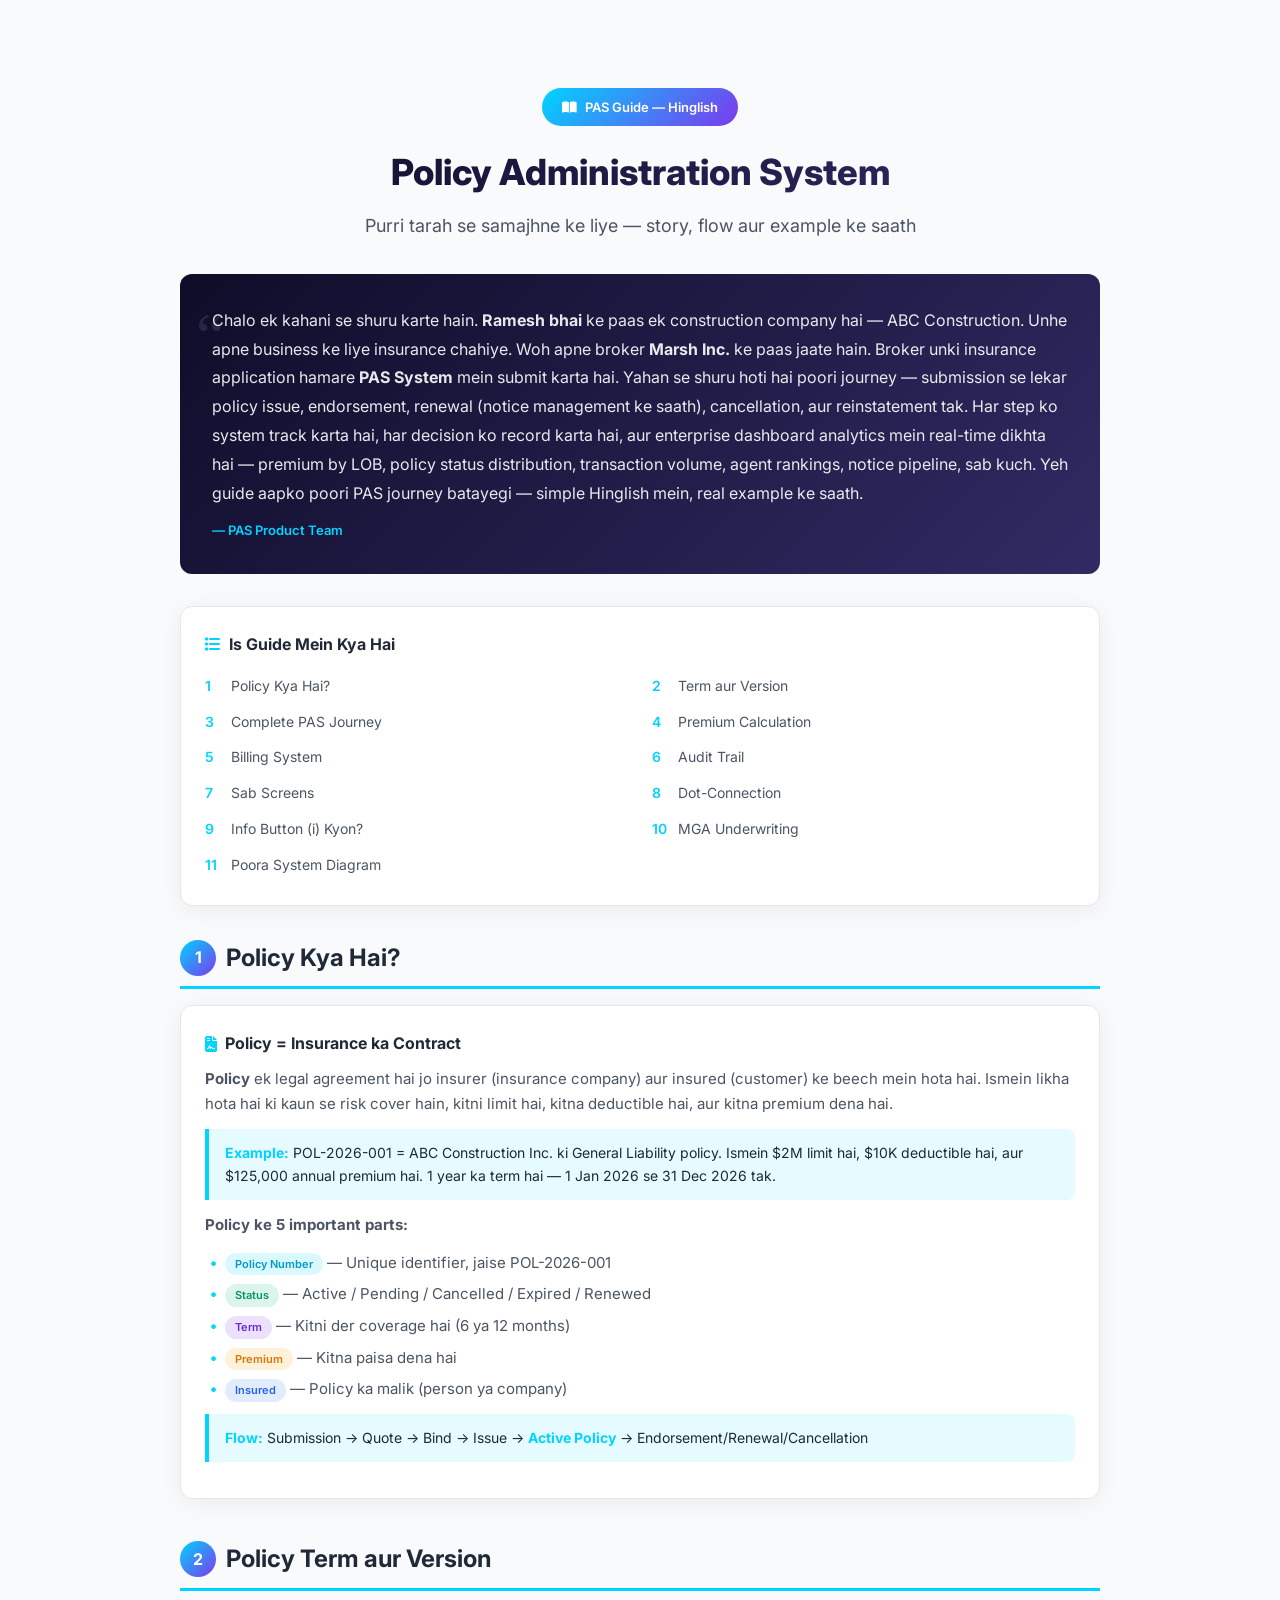
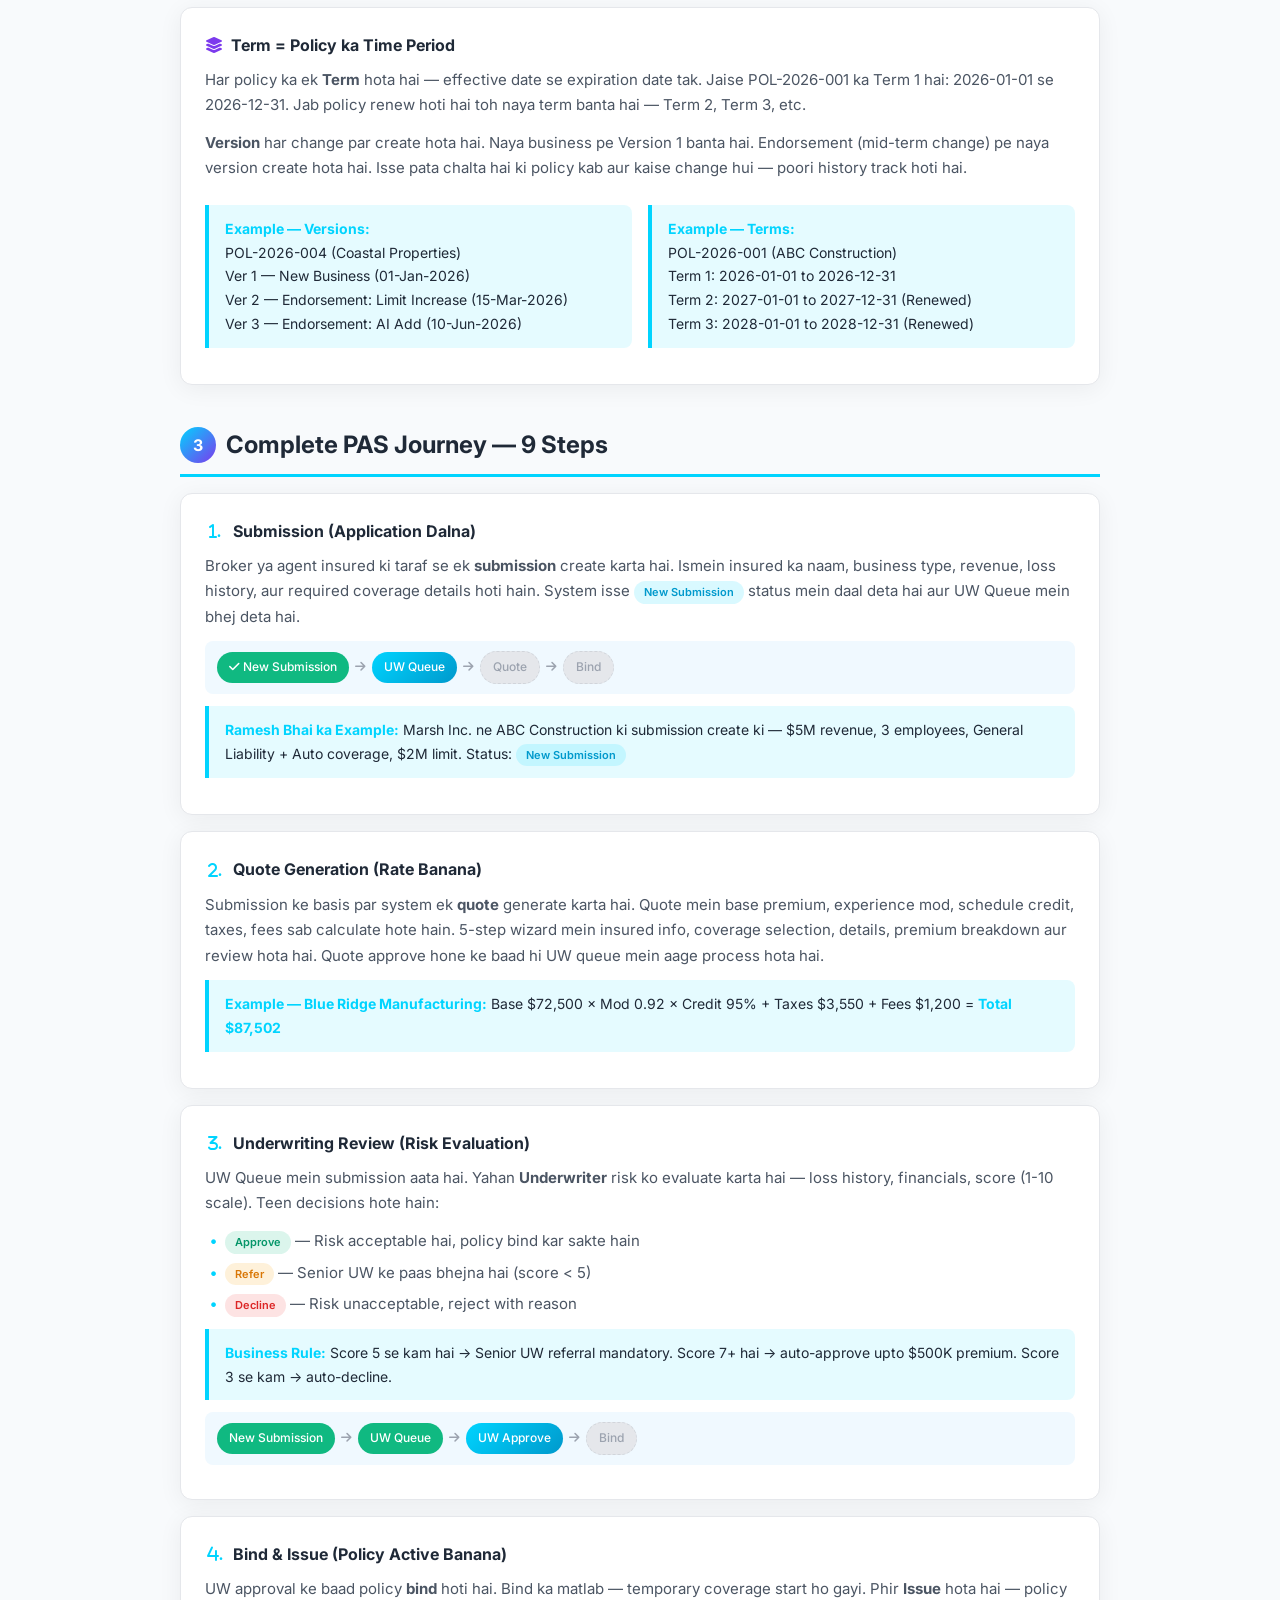
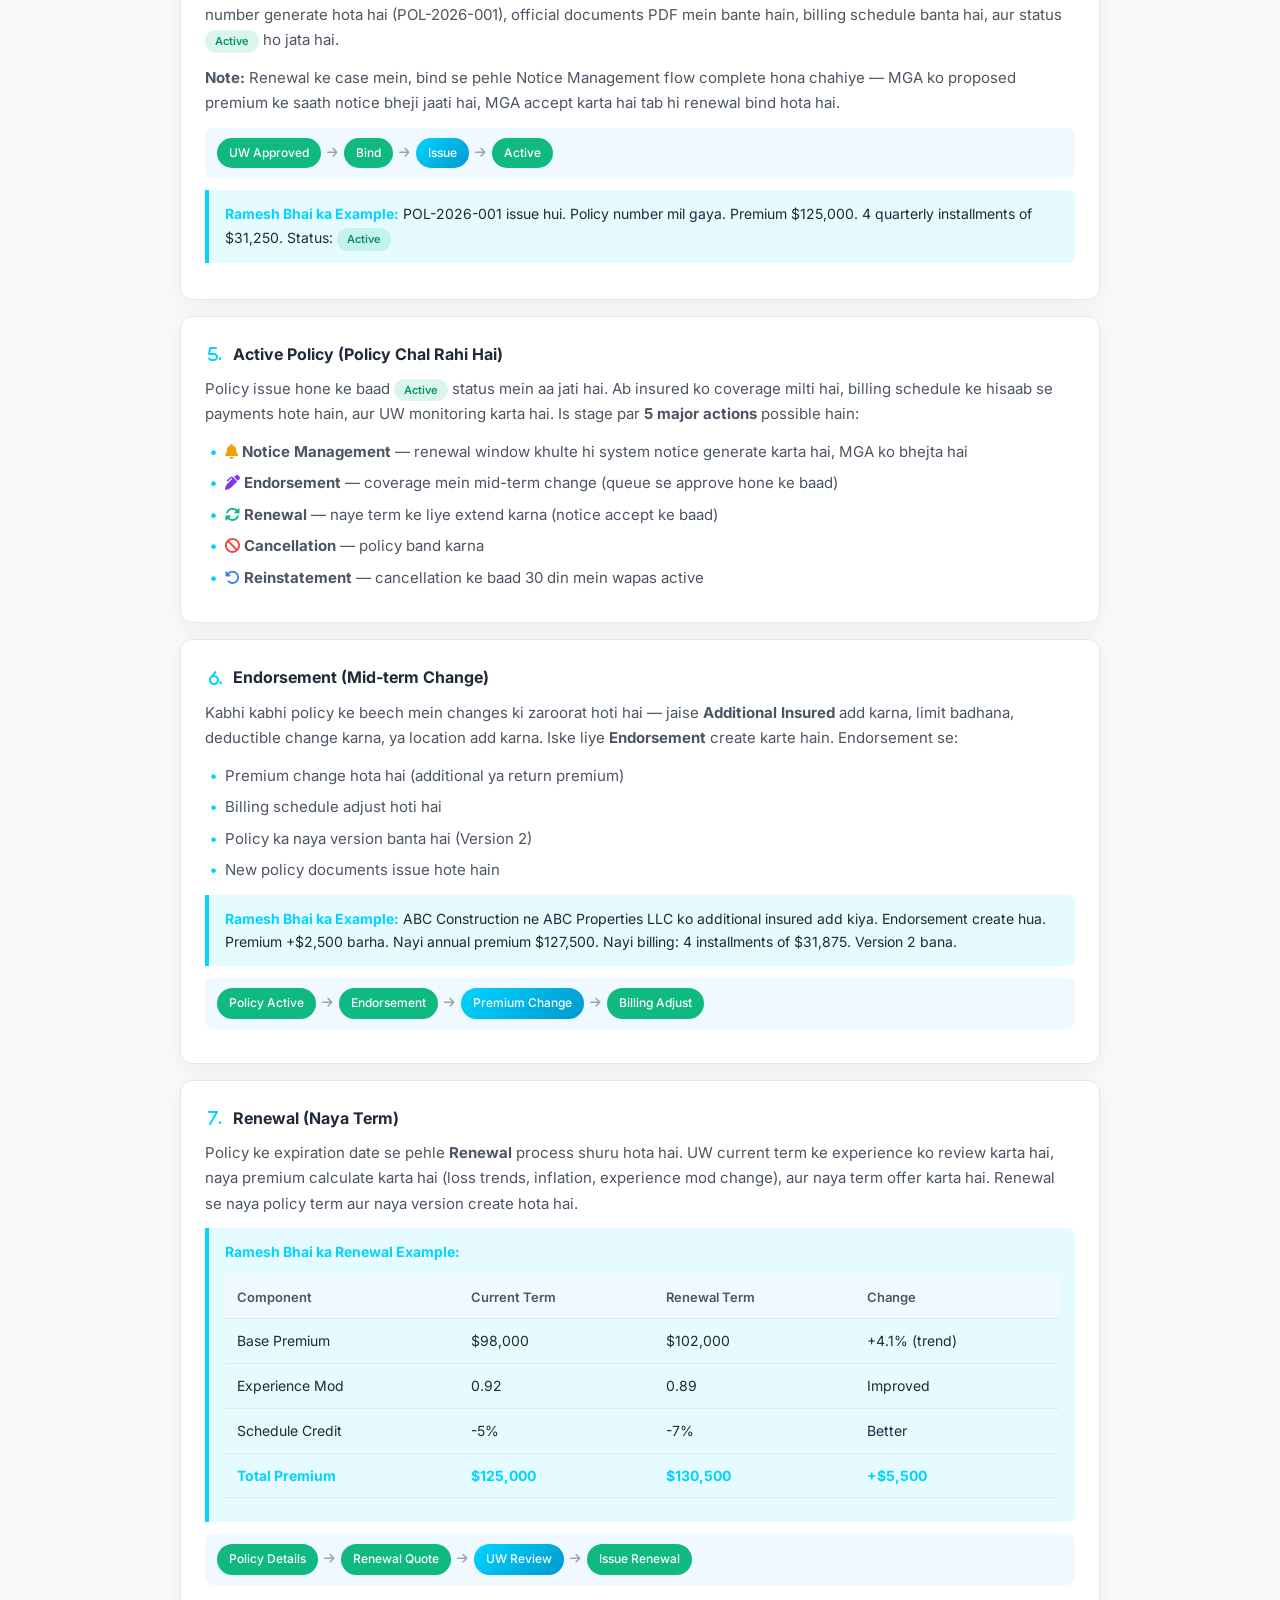
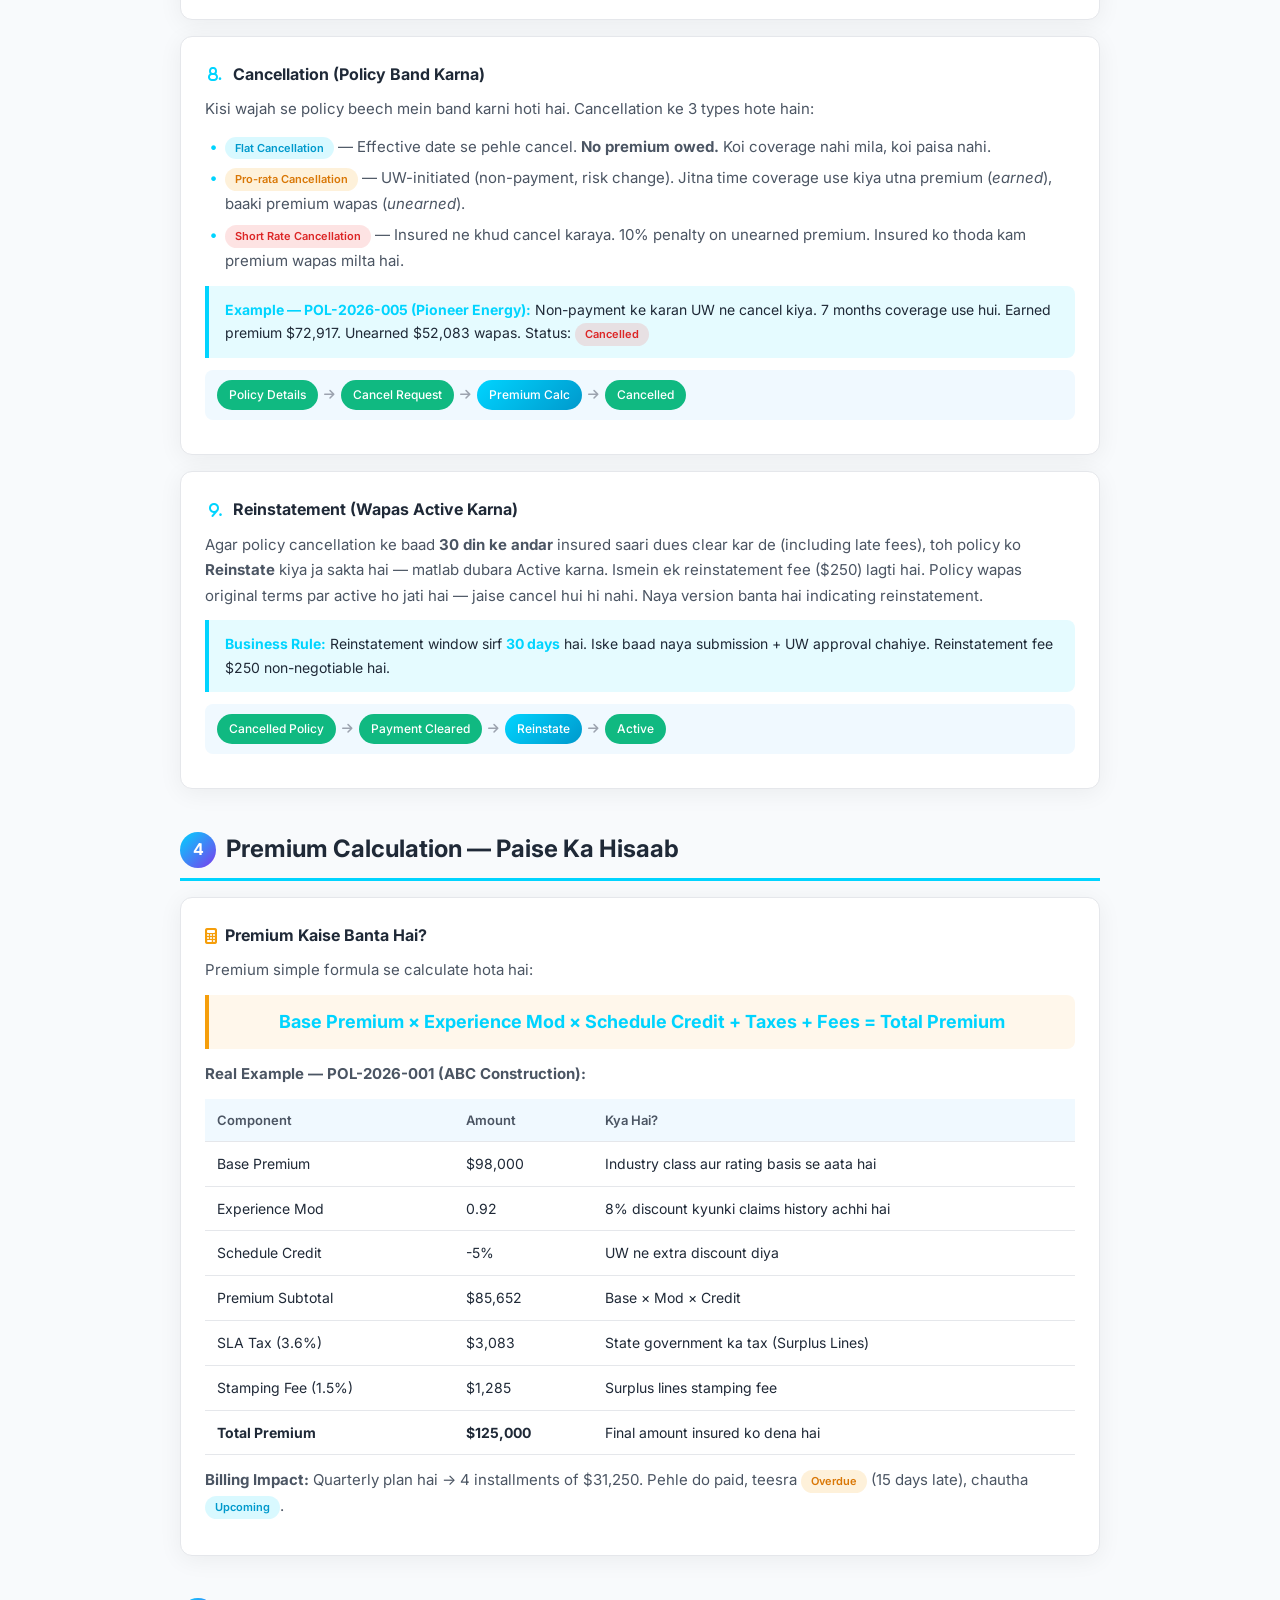
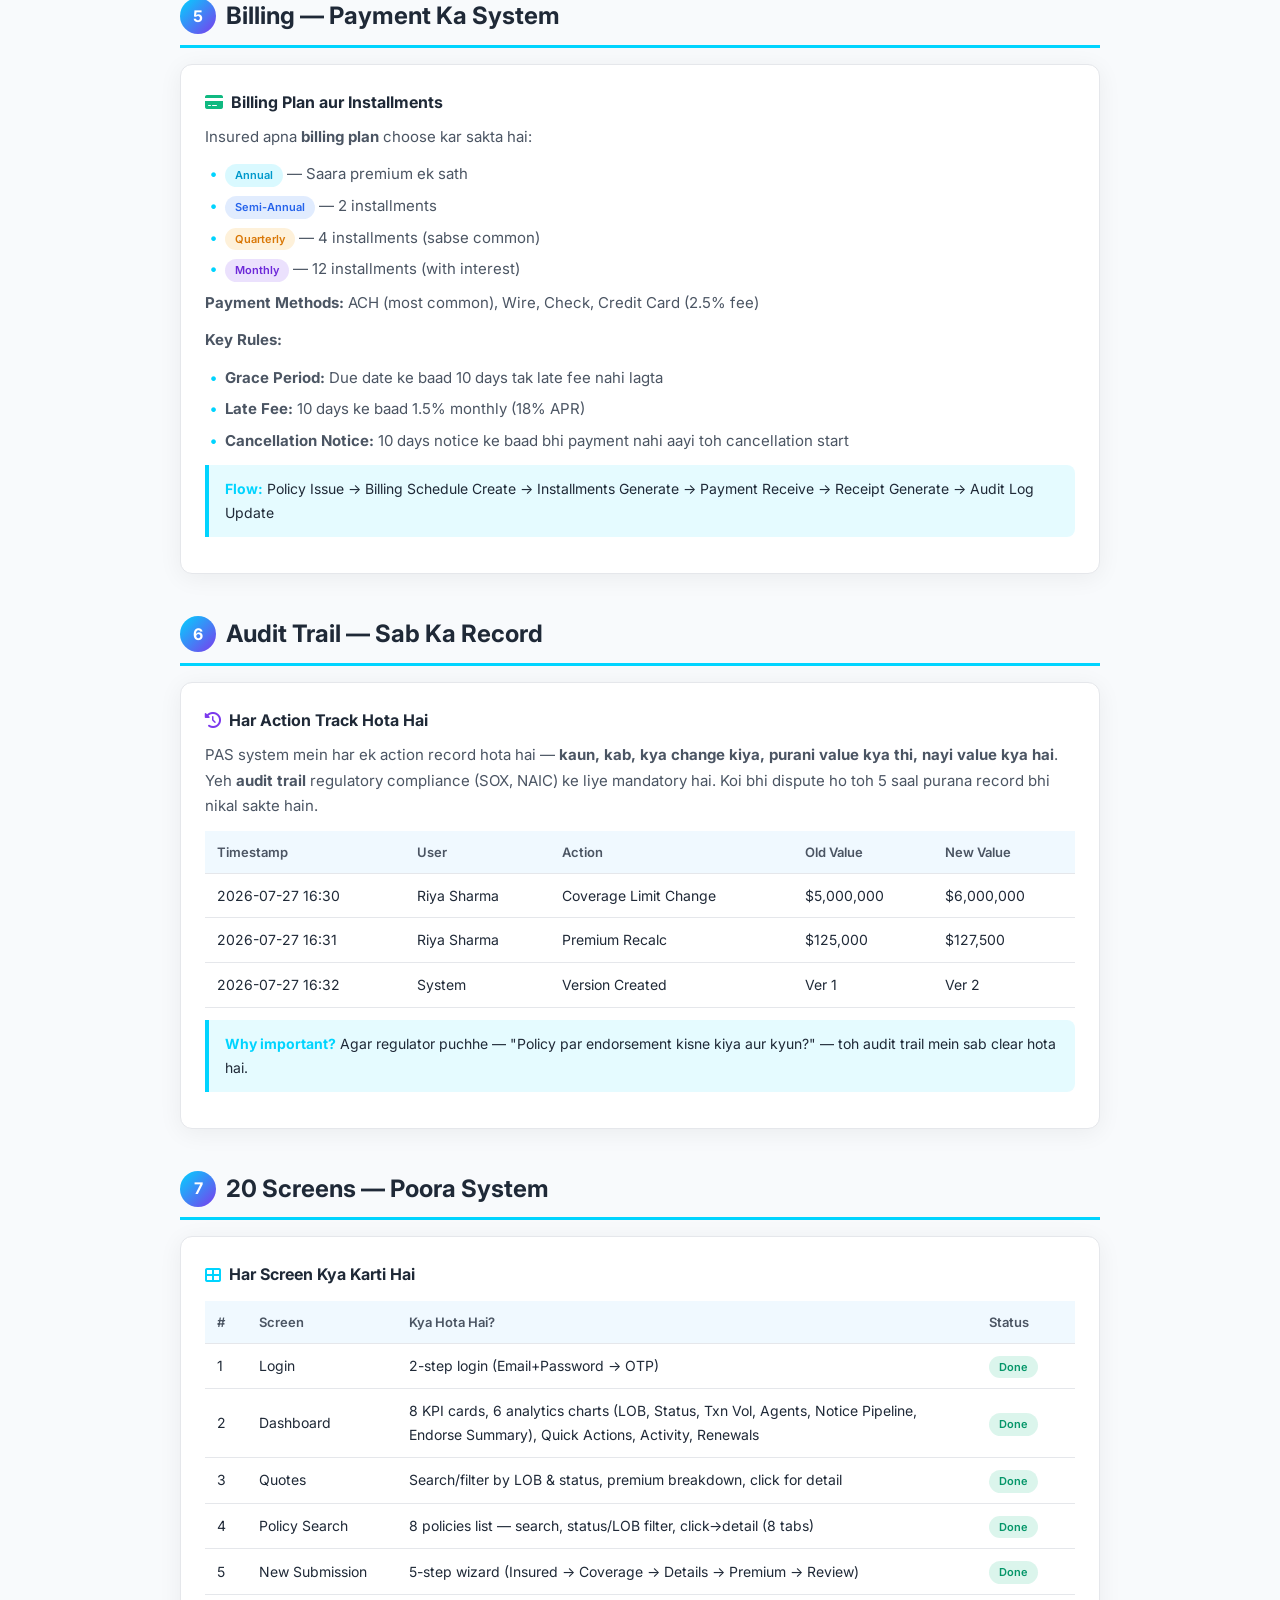
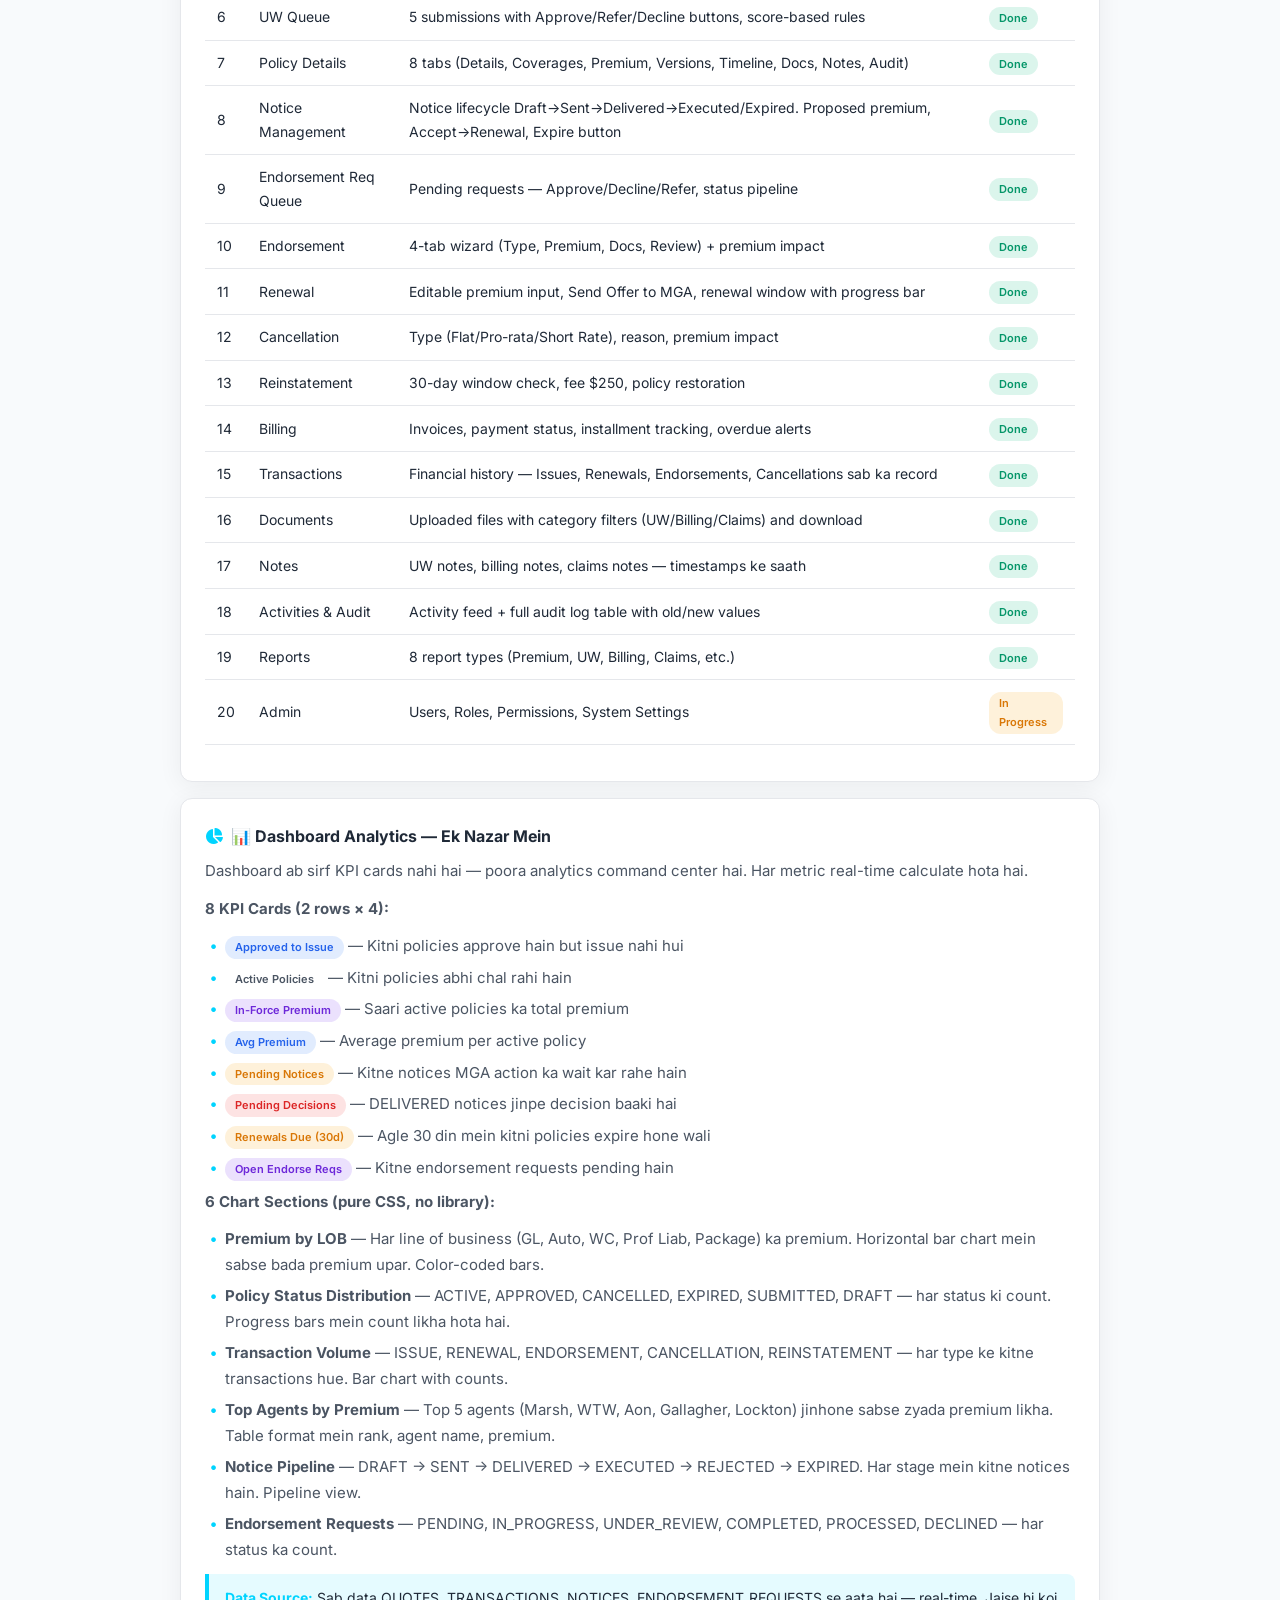
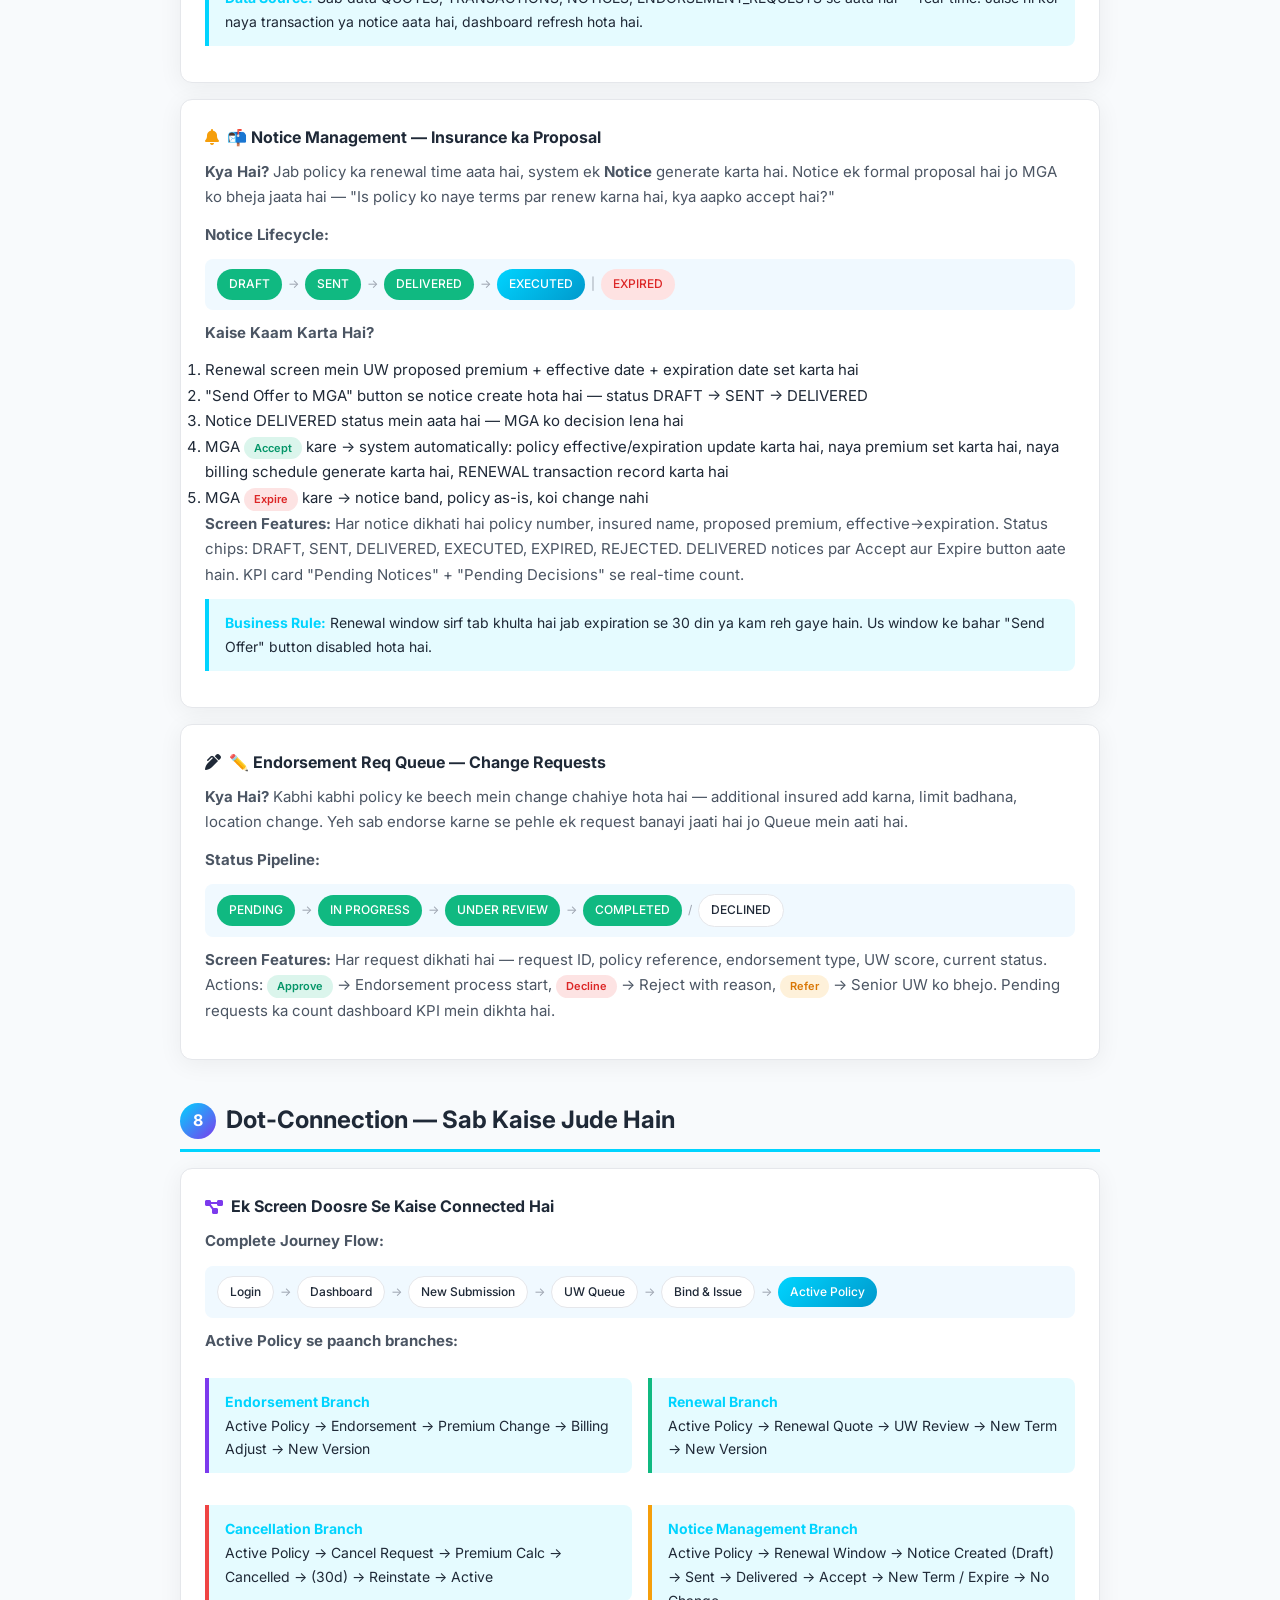
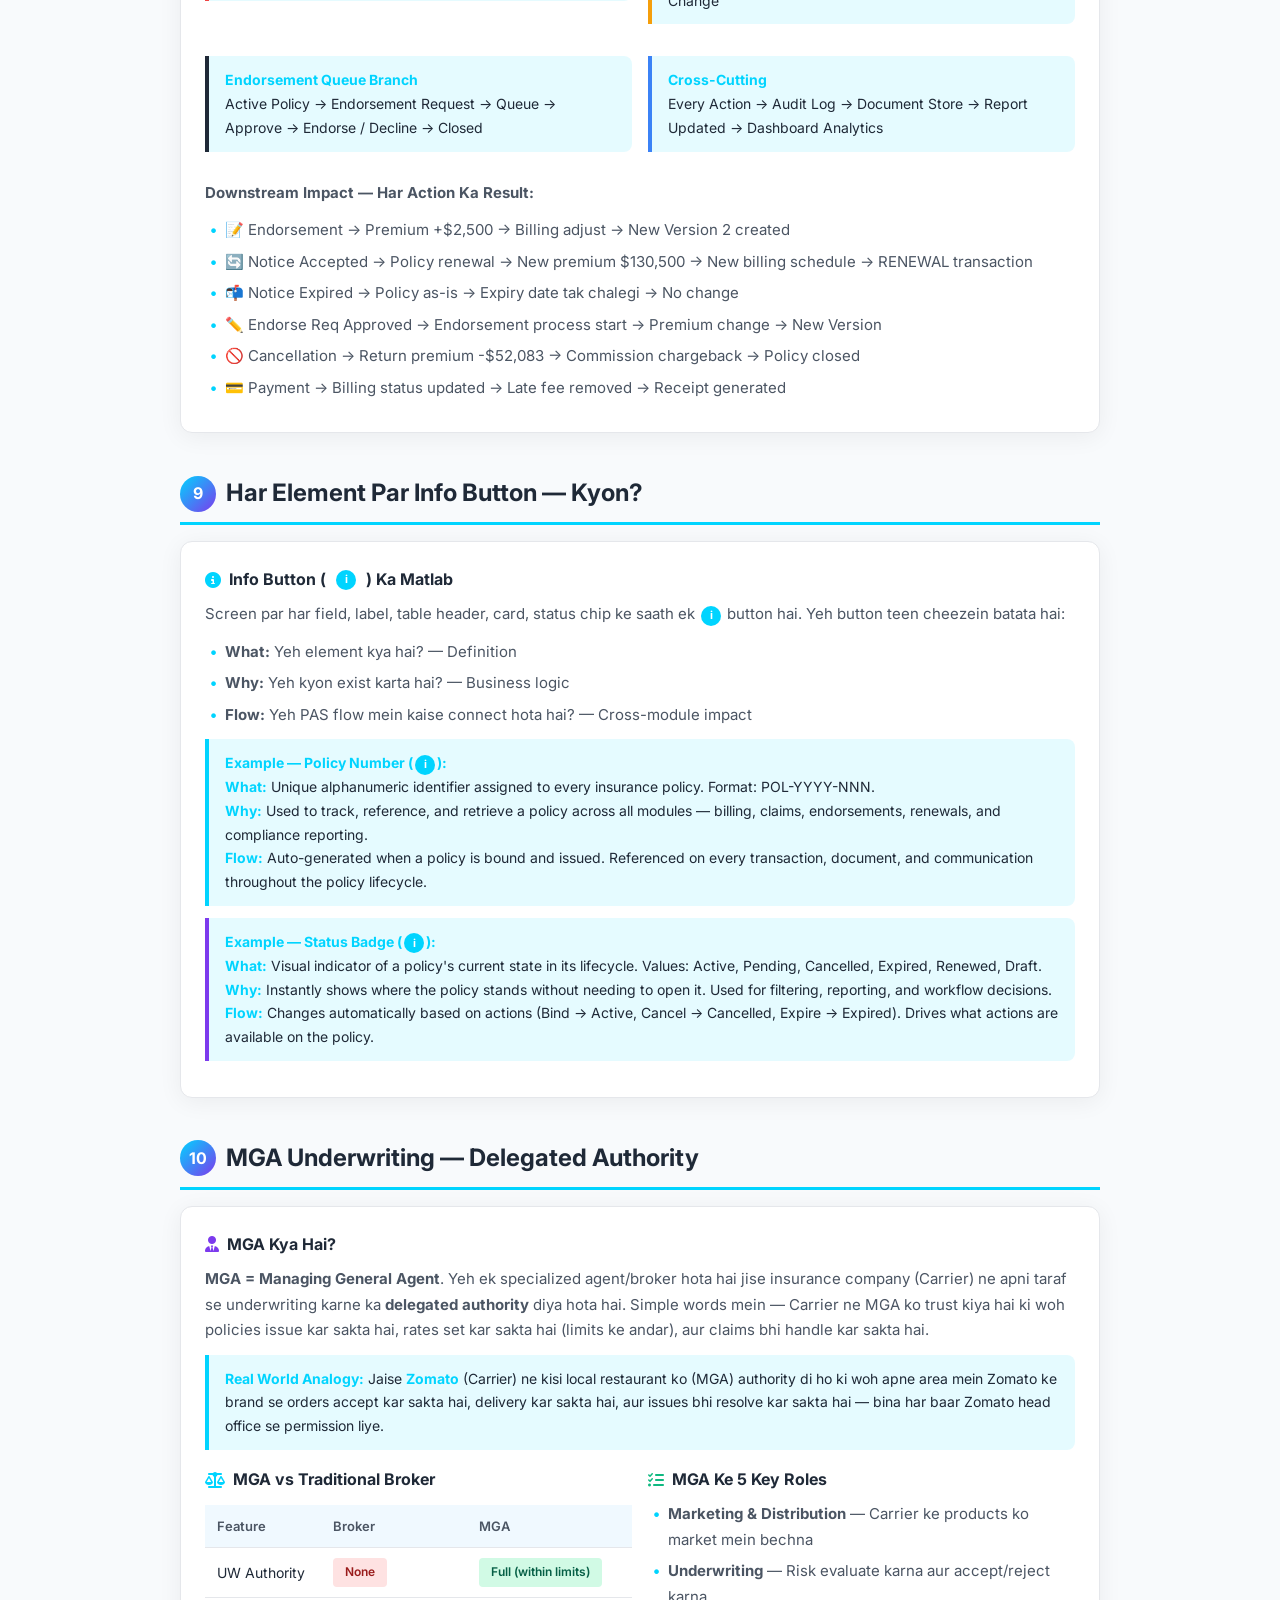
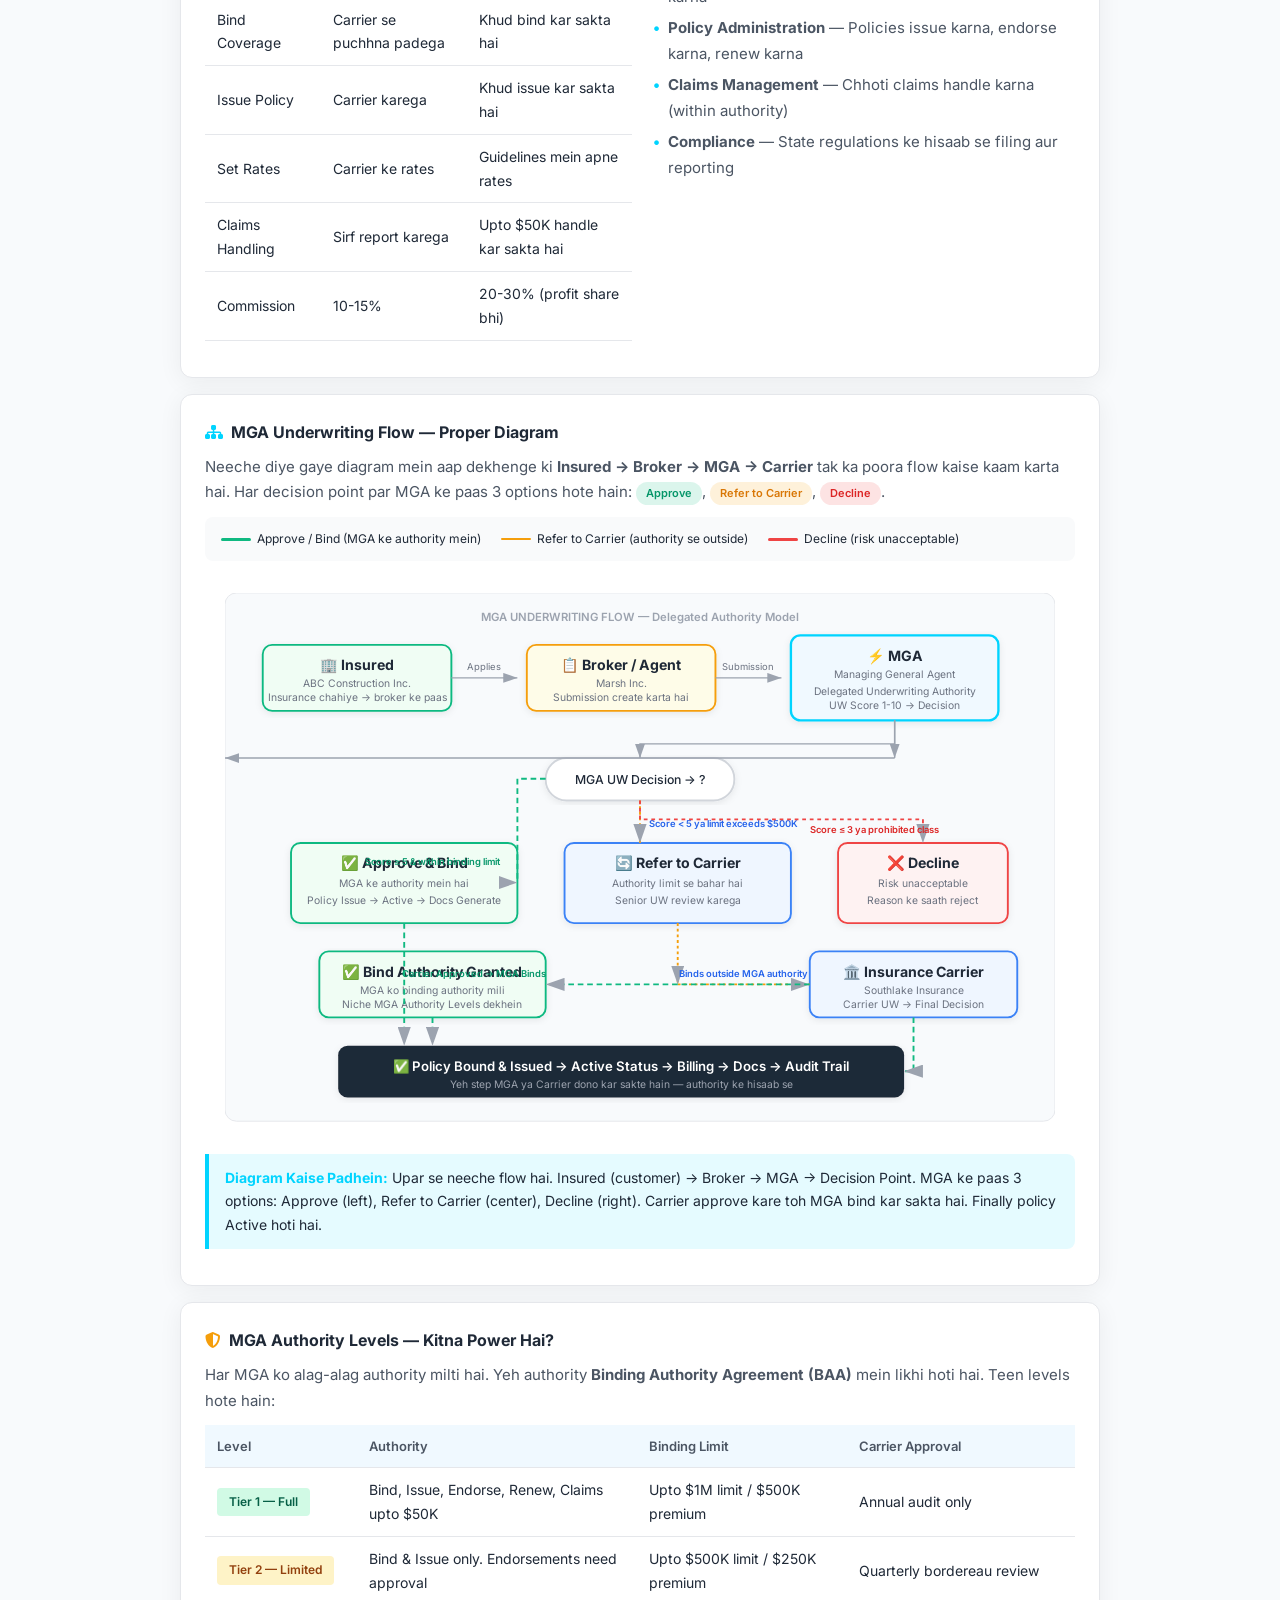
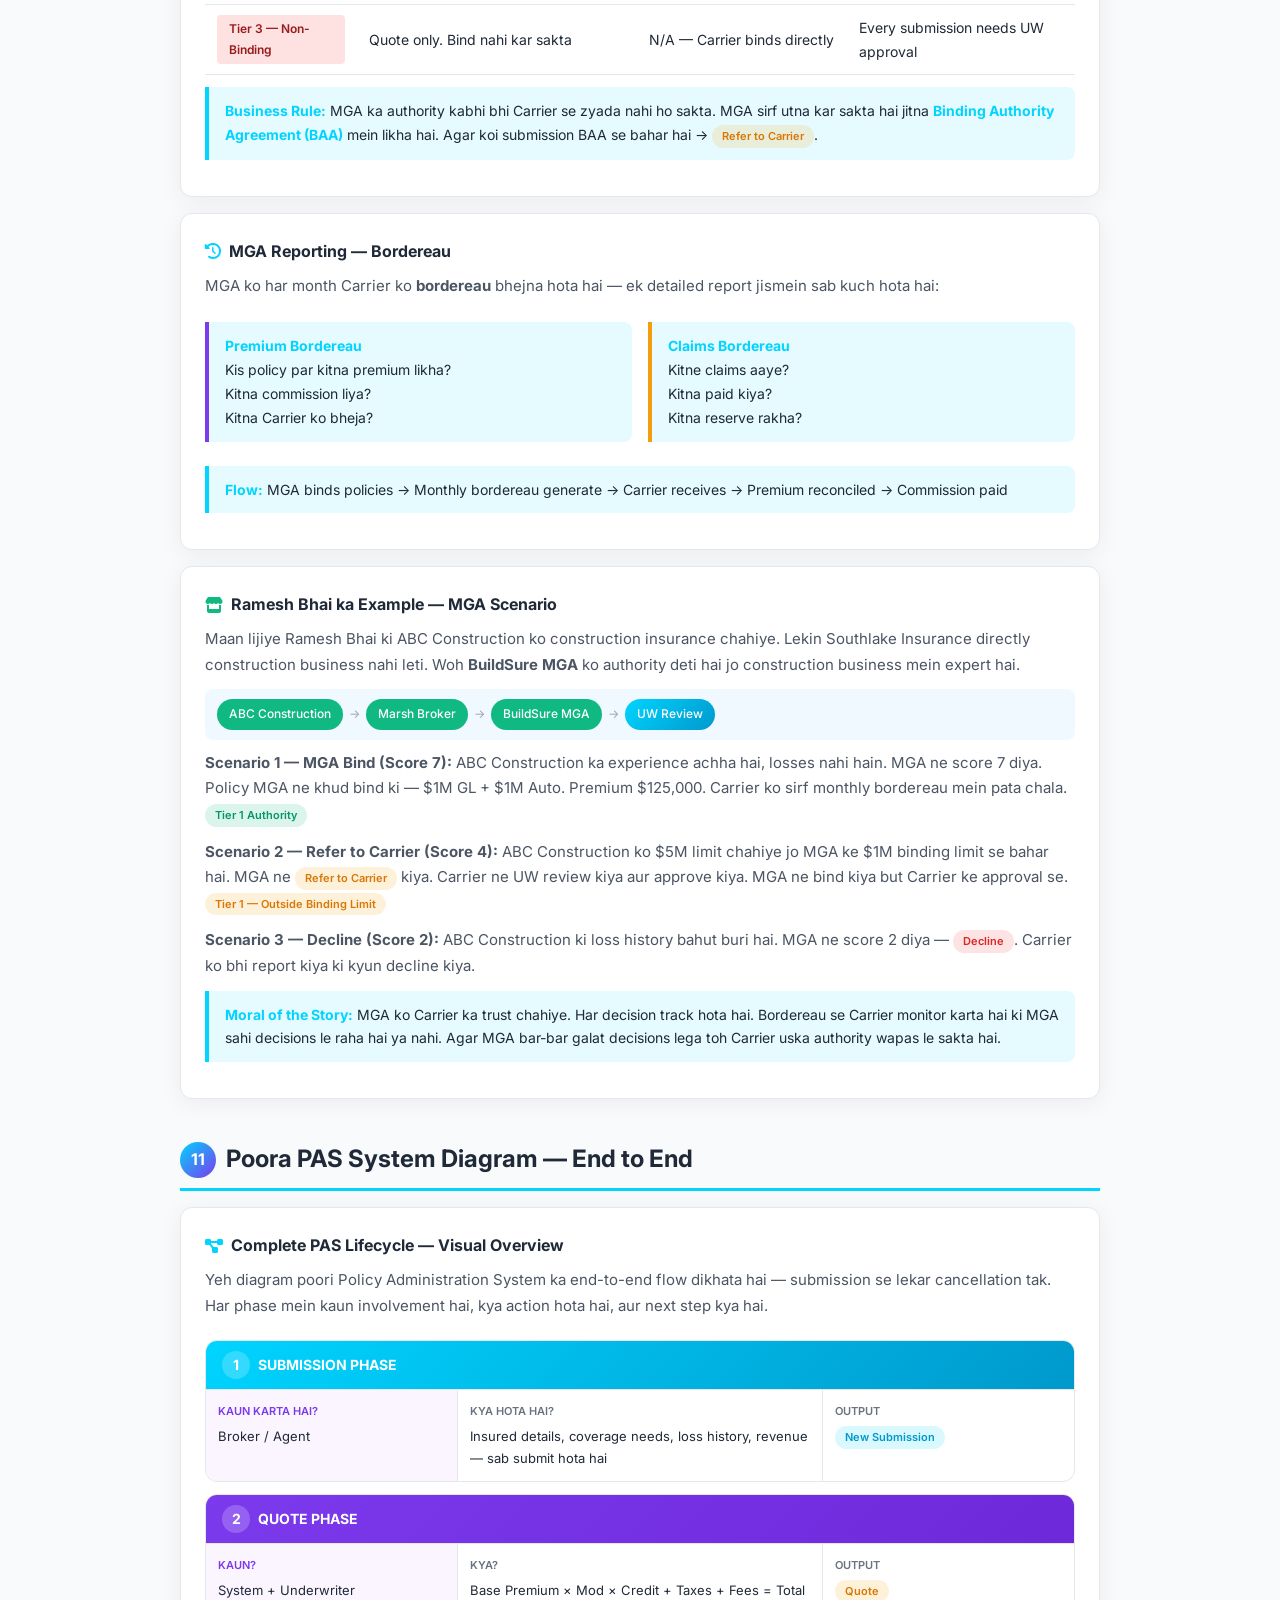
<file: documentation.html>
<!DOCTYPE html>
<html lang="hi">
<head>
<meta charset="UTF-8">
<meta name="viewport" content="width=device-width, initial-scale=1.0">
<title>PAS Documentation — Hinglish</title>
<link href="https://fonts.googleapis.com/css2?family=Inter:wght@400;500;600;700;800&display=swap" rel="stylesheet">
<link rel="stylesheet" href="https://cdnjs.cloudflare.com/ajax/libs/font-awesome/6.5.0/css/all.min.css">
<style>
:root {
  --accent: #00d4ff;
  --secondary: #7c3aed;
  --success: #10b981;
  --warning: #f59e0b;
  --danger: #ef4444;
  --info: #3b82f6;
  --text: #1f2937;
  --text-secondary: #4b5563;
  --text-muted: #9ca3af;
  --bg: #f8fafc;
  --card-bg: #ffffff;
  --border: #e5e7eb;
  --radius: 12px;
  --radius-sm: 8px;
  --shadow: 0 4px 24px rgba(0,0,0,0.06);
}
*, *::before, *::after { box-sizing: border-box; margin: 0; padding: 0; }
html { scroll-behavior: smooth; }
body { font-family: 'Inter', -apple-system, sans-serif; font-size: 15px; color: var(--text); background: var(--bg); line-height: 1.7; }
.container { max-width: 960px; margin: 0 auto; padding: 40px 20px; }

/* Header */
.header { text-align: center; padding: 48px 0 32px; }
.header .badge { display: inline-flex; align-items: center; gap: 8px; background: linear-gradient(135deg, #00d4ff, #7c3aed); color: #fff; padding: 8px 20px; border-radius: 20px; font-size: 13px; font-weight: 600; margin-bottom: 16px; }
.header h1 { font-size: 36px; font-weight: 800; background: linear-gradient(135deg, #0f0c29, #302b63); -webkit-background-clip: text; -webkit-text-fill-color: transparent; background-clip: text; }
.header p { font-size: 18px; color: var(--text-secondary); margin-top: 8px; }

/* Story Box */
.story-box { background: linear-gradient(135deg, #0f0c29, #302b63); color: #fff; padding: 32px; border-radius: var(--radius); margin-bottom: 32px; position: relative; overflow: hidden; }
.story-box::before { content: '\201C'; position: absolute; top: 8px; left: 16px; font-size: 64px; color: rgba(255,255,255,0.1); font-family: serif; }
.story-box p { font-size: 16px; line-height: 1.8; color: rgba(255,255,255,0.9); }
.story-box .author { margin-top: 12px; font-size: 13px; color: var(--accent); font-weight: 600; }

/* Section */
.section { margin-bottom: 40px; }
.section h2 { font-size: 24px; font-weight: 700; display: flex; align-items: center; gap: 10px; margin-bottom: 16px; padding-bottom: 8px; border-bottom: 3px solid var(--accent); }
.section h2 .num { display: inline-flex; align-items: center; justify-content: center; min-width: 36px; height: 36px; border-radius: 50%; background: linear-gradient(135deg, var(--accent), var(--secondary)); color: #fff; font-size: 16px; font-weight: 700; padding: 0 4px; }
.section h3 { font-size: 18px; font-weight: 600; color: var(--secondary); margin: 16px 0 8px; display: flex; align-items: center; gap: 8px; }
.section p { margin-bottom: 12px; color: var(--text-secondary); }

/* Card */
.card { background: var(--card-bg); border: 1px solid var(--border); border-radius: var(--radius); padding: 24px; margin-bottom: 16px; box-shadow: var(--shadow); }
.card h4 { font-size: 16px; font-weight: 700; margin-bottom: 8px; display: flex; align-items: center; gap: 8px; }
.card ul { padding-left: 20px; margin-bottom: 8px; list-style: none; }
.card ul li { margin-bottom: 6px; color: var(--text-secondary); padding-left: 0; }
.card ul li::before { content: '\2022'; color: var(--accent); font-weight: bold; display: inline-block; width: 1em; margin-left: -1em; }

/* Highlight box */
.highlight { background: rgba(0, 212, 255, 0.1); border-left: 4px solid var(--accent); padding: 12px 16px; border-radius: 0 var(--radius-sm) var(--radius-sm) 0; margin: 12px 0; font-size: 14px; }
.highlight strong { color: var(--accent); }

/* Flow rows */
.flow-row { display: flex; align-items: center; gap: 6px; flex-wrap: wrap; margin: 10px 0; padding: 10px 12px; background: #f0f9ff; border-radius: 8px; font-size: 12px; }
.flow-row .step { padding: 5px 12px; background: #fff; border: 1px solid var(--border); border-radius: 20px; font-weight: 500; white-space: nowrap; }
.flow-row .arrow { color: var(--text-muted); font-size: 12px; }
.flow-row .step.current { background: linear-gradient(135deg, var(--accent), #0099cc); color: #fff; border: none; }
.flow-row .step.done { background: var(--success); color: #fff; border: none; }
.flow-row .step.future { background: #e5e7eb; color: #9ca3af; border: 1px dashed #d1d5db; }

/* Tags */
.tag { display: inline-flex; align-items: center; gap: 4px; padding: 2px 10px; border-radius: 12px; font-size: 11px; font-weight: 600; }
.tag-blue { background: rgba(0,212,255,0.15); color: #0099cc; }
.tag-green { background: rgba(16,185,129,0.15); color: #059669; }
.tag-purple { background: rgba(124,58,237,0.15); color: #6d28d9; }
.tag-red { background: rgba(239,68,68,0.15); color: #dc2626; }
.tag-yellow { background: rgba(245,158,11,0.15); color: #d97706; }
.tag-info { background: rgba(59,130,246,0.15); color: #2563eb; }
.tag-pink { background: rgba(236,72,153,0.15); color: #db2777; }

/* Table */
table { width: 100%; border-collapse: collapse; margin: 12px 0; font-size: 14px; }
th, td { padding: 10px 12px; text-align: left; border-bottom: 1px solid var(--border); }
th { background: #f0f9ff; font-weight: 600; font-size: 13px; color: var(--text-secondary); }
tr:hover td { background: #f8fafc; }

/* Info icon demo */
.info-demo { display: inline-flex; align-items: center; justify-content: center; width: 20px; height: 20px; border-radius: 50%; background: var(--accent); color: #fff; font-size: 11px; font-weight: 700; cursor: pointer; margin: 0 2px; }

/* Footer */
.footer { text-align: center; padding: 32px 0; color: var(--text-muted); font-size: 13px; border-top: 1px solid var(--border); margin-top: 40px; }
.footer a { color: var(--accent); text-decoration: none; }

/* TOC */
.toc { background: var(--card-bg); border: 1px solid var(--border); border-radius: var(--radius); padding: 24px; margin-bottom: 32px; box-shadow: var(--shadow); }
.toc h3 { font-size: 16px; font-weight: 700; margin-bottom: 12px; display: flex; align-items: center; gap: 8px; }
.toc-grid { display: grid; grid-template-columns: 1fr 1fr; gap: 4px 24px; }
.toc-grid a { color: var(--text-secondary); text-decoration: none; font-size: 14px; padding: 4px 0; display: flex; align-items: center; gap: 6px; transition: color 0.2s; }
.toc-grid a:hover { color: var(--accent); }
.toc-grid a .toc-num { color: var(--accent); font-weight: 600; min-width: 20px; }
@media (max-width: 600px) {
  .header h1 { font-size: 24px; }
  .toc-grid { grid-template-columns: 1fr; }
  .flow-row { font-size: 10px; padding: 6px; }
  .flow-row .step { padding: 3px 8px; }
  .card { padding: 16px; }
  .story-box { padding: 20px; }
}

/* Two column layout */
.cols { display: flex; gap: 16px; }
.cols > * { flex: 1; }
@media (max-width: 600px) { .cols { flex-direction: column; } }

/* ===== MGA DIAGRAM ===== */
.diagram { padding: 20px; overflow-x: auto; }
.diagram-svg { width: 100%; max-width: 900px; height: auto; display: block; margin: 0 auto; }
.diagram-box { fill: #fff; stroke: #e5e7eb; stroke-width: 1.5; rx: 10; ry: 10; transition: all 0.2s; }
.diagram-box:hover { filter: drop-shadow(0 4px 12px rgba(0,0,0,0.1)); }
.diagram-box.carrier { fill: #eff6ff; stroke: #3b82f6; }
.diagram-box.mga { fill: #f0f9ff; stroke: #00d4ff; }
.diagram-box.broker { fill: #fefce8; stroke: #f59e0b; }
.diagram-box.insured { fill: #f0fdf4; stroke: #10b981; }
.diagram-box.uw { fill: #faf5ff; stroke: #7c3aed; }
.diagram-text { font-family: 'Inter', sans-serif; font-size: 13px; fill: #1f2937; font-weight: 500; }
.diagram-text.title { font-size: 15px; font-weight: 700; }
.diagram-text.sub { font-size: 11px; fill: #6b7280; font-weight: 400; }
.diagram-arrow { stroke: #9ca3af; stroke-width: 1.5; fill: none; marker-end: url(#arrowhead); }
.diagram-arrow.approve { stroke: #10b981; stroke-width: 2; stroke-dasharray: 6,4; }
.diagram-arrow.decline { stroke: #ef4444; stroke-width: 2; stroke-dasharray: 4,4; }
.diagram-arrow.refer { stroke: #f59e0b; stroke-width: 2; stroke-dasharray: 3,3; }
.diagram-label { font-family: 'Inter', sans-serif; font-size: 10px; fill: #6b7280; }
.diagram-label.green { fill: #059669; font-weight: 600; }
.diagram-label.red { fill: #dc2626; font-weight: 600; }
.diagram-label.blue { fill: #2563eb; font-weight: 600; }
.diagram-decision { fill: #fff; stroke: #d1d5db; stroke-width: 1.5; rx: 20; ry: 20; }

/* ===== FLOW DIAGRAM 2 ===== */
.flow-diagram { font-family: 'Inter', sans-serif; }
.flow-diagram .phase { display: flex; align-items: center; gap: 4px; margin-bottom: 6px; }
.flow-diagram .phase-box { padding: 8px 16px; border-radius: 8px; font-size: 12px; font-weight: 600; white-space: nowrap; border: 2px solid; }
.flow-diagram .phase-box.system { background: #f0f9ff; border-color: #00d4ff; color: #0099cc; }
.flow-diagram .phase-box.mga-box { background: #faf5ff; border-color: #7c3aed; color: #6d28d9; }
.flow-diagram .phase-box.carrier-box { background: #eff6ff; border-color: #3b82f6; color: #2563eb; }
.flow-diagram .phase-box.insured-box { background: #f0fdf4; border-color: #10b981; color: #059669; }
.flow-diagram .phase-arrow { color: #9ca3af; font-size: 14px; }
.flow-diagram .phase-label { font-size: 10px; color: #9ca3af; text-align: center; margin-top: 2px; }

/* Authority table */
.auth-level { display: inline-block; padding: 4px 12px; border-radius: 4px; font-size: 12px; font-weight: 600; }
.auth-level.full { background: #d1fae5; color: #065f46; }
.auth-level.limited { background: #fef3c7; color: #92400e; }
.auth-level.none { background: #fee2e2; color: #991b1b; }

/* Mermaid-like legend */
.legend { display: flex; gap: 20px; flex-wrap: wrap; margin: 12px 0; padding: 12px 16px; background: #f9fafb; border-radius: 8px; font-size: 12px; }
.legend-item { display: flex; align-items: center; gap: 6px; }
.legend-line { width: 30px; height: 3px; border-radius: 2px; }
.legend-line.approve { background: #10b981; }
.legend-line.decline { background: #ef4444; }
.legend-line.refer { background: #f59e0b; border: 1px dashed #f59e0b; height: 0; }
</style>
</head>
<body>
<div class="container">

<!-- ==================== HEADER ==================== -->
<div class="header">
  <div class="badge"><i class="fas fa-book-open"></i> PAS Guide — Hinglish</div>
  <h1>Policy Administration System</h1>
  <p>Purri tarah se samajhne ke liye — story, flow aur example ke saath</p>
</div>

<!-- ==================== STORY ==================== -->
<div class="story-box">
  <p>Chalo ek kahani se shuru karte hain. <strong>Ramesh bhai</strong> ke paas ek construction company hai — ABC Construction. Unhe apne business ke liye insurance chahiye. Woh apne broker <strong>Marsh Inc.</strong> ke paas jaate hain. Broker unki insurance application hamare <strong>PAS System</strong> mein submit karta hai. Yahan se shuru hoti hai poori journey — submission se lekar policy issue, endorsement, renewal (notice management ke saath), cancellation, aur reinstatement tak. Har step ko system track karta hai, har decision ko record karta hai, aur enterprise dashboard analytics mein real-time dikhta hai — premium by LOB, policy status distribution, transaction volume, agent rankings, notice pipeline, sab kuch. Yeh guide aapko poori PAS journey batayegi — simple Hinglish mein, real example ke saath.</p>
  <div class="author">— PAS Product Team</div>
</div>

<!-- ==================== TOC ==================== -->
<div class="toc">
  <h3><i class="fas fa-list" style="color:var(--accent);"></i> Is Guide Mein Kya Hai</h3>
  <div class="toc-grid">
    <a href="#p1"><span class="toc-num">1</span> Policy Kya Hai?</a>
    <a href="#p2"><span class="toc-num">2</span> Term aur Version</a>
    <a href="#p3"><span class="toc-num">3</span> Complete PAS Journey</a>
    <a href="#p4"><span class="toc-num">4</span> Premium Calculation</a>
    <a href="#p5"><span class="toc-num">5</span> Billing System</a>
    <a href="#p6"><span class="toc-num">6</span> Audit Trail</a>
    <a href="#p7"><span class="toc-num">7</span> Sab Screens</a>
    <a href="#p8"><span class="toc-num">8</span> Dot-Connection</a>
    <a href="#p9"><span class="toc-num">9</span> Info Button (i) Kyon?</a>
    <a href="#p10"><span class="toc-num">10</span> MGA Underwriting</a>
    <a href="#p11"><span class="toc-num">11</span> Poora System Diagram</a>
  </div>
</div>

<!-- ==================== 1. POLICY KYA HAI ==================== -->
<div class="section" id="p1">
<h2><span class="num">1</span> Policy Kya Hai?</h2>
<div class="card">
  <h4><i class="fas fa-file-contract" style="color:var(--accent);"></i> Policy = Insurance ka Contract</h4>
  <p><strong>Policy</strong> ek legal agreement hai jo insurer (insurance company) aur insured (customer) ke beech mein hota hai. Ismein likha hota hai ki kaun se risk cover hain, kitni limit hai, kitna deductible hai, aur kitna premium dena hai.</p>
  <div class="highlight"><strong>Example:</strong> POL-2026-001 = ABC Construction Inc. ki General Liability policy. Ismein $2M limit hai, $10K deductible hai, aur $125,000 annual premium hai. 1 year ka term hai — 1 Jan 2026 se 31 Dec 2026 tak.</div>
  <p><strong>Policy ke 5 important parts:</strong></p>
  <ul>
    <li><span class="tag tag-blue">Policy Number</span> — Unique identifier, jaise POL-2026-001</li>
    <li><span class="tag tag-green">Status</span> — Active / Pending / Cancelled / Expired / Renewed</li>
    <li><span class="tag tag-purple">Term</span> — Kitni der coverage hai (6 ya 12 months)</li>
    <li><span class="tag tag-yellow">Premium</span> — Kitna paisa dena hai</li>
    <li><span class="tag tag-info">Insured</span> — Policy ka malik (person ya company)</li>
  </ul>
  <div class="highlight"><strong>Flow:</strong> Submission → Quote → Bind → Issue → <strong>Active Policy</strong> → Endorsement/Renewal/Cancellation</div>
</div>
</div>

<!-- ==================== 2. TERM AUR VERSION ==================== -->
<div class="section" id="p2">
<h2><span class="num">2</span> Policy Term aur Version</h2>
<div class="card">
  <h4><i class="fas fa-layer-group" style="color:var(--secondary);"></i> Term = Policy ka Time Period</h4>
  <p>Har policy ka ek <strong>Term</strong> hota hai — effective date se expiration date tak. Jaise POL-2026-001 ka Term 1 hai: 2026-01-01 se 2026-12-31. Jab policy renew hoti hai toh naya term banta hai — Term 2, Term 3, etc.</p>
  <p><strong>Version</strong> har change par create hota hai. Naya business pe Version 1 banta hai. Endorsement (mid-term change) pe naya version create hota hai. Isse pata chalta hai ki policy kab aur kaise change hui — poori history track hoti hai.</p>
  <div class="cols">
    <div>
      <div class="highlight"><strong>Example — Versions:</strong><br>POL-2026-004 (Coastal Properties)<br>Ver 1 — New Business (01-Jan-2026)<br>Ver 2 — Endorsement: Limit Increase (15-Mar-2026)<br>Ver 3 — Endorsement: AI Add (10-Jun-2026)</div>
    </div>
    <div>
      <div class="highlight"><strong>Example — Terms:</strong><br>POL-2026-001 (ABC Construction)<br>Term 1: 2026-01-01 to 2026-12-31<br>Term 2: 2027-01-01 to 2027-12-31 (Renewed)<br>Term 3: 2028-01-01 to 2028-12-31 (Renewed)</div>
    </div>
  </div>
</div>
</div>

<!-- ==================== 3. COMPLETE PAS JOURNEY ==================== -->
<div class="section" id="p3">
<h2><span class="num">3</span> Complete PAS Journey — 9 Steps</h2>

<!-- Step 1 -->
<div class="card">
<h4><i class="fas fa-fw" style="color:var(--accent);">1.</i> Submission (Application Dalna)</h4>
<p>Broker ya agent insured ki taraf se ek <strong>submission</strong> create karta hai. Ismein insured ka naam, business type, revenue, loss history, aur required coverage details hoti hain. System isse <span class="tag tag-blue">New Submission</span> status mein daal deta hai aur UW Queue mein bhej deta hai.</p>
<div class="flow-row">
  <span class="step done"><i class="fas fa-check"></i> New Submission</span>
  <span class="arrow"><i class="fas fa-arrow-right"></i></span>
  <span class="step current">UW Queue</span>
  <span class="arrow"><i class="fas fa-arrow-right"></i></span>
  <span class="step future">Quote</span>
  <span class="arrow"><i class="fas fa-arrow-right"></i></span>
  <span class="step future">Bind</span>
</div>
<div class="highlight"><strong>Ramesh Bhai ka Example:</strong> Marsh Inc. ne ABC Construction ki submission create ki — $5M revenue, 3 employees, General Liability + Auto coverage, $2M limit. Status: <span class="tag tag-blue">New Submission</span></div>
</div>

<!-- Step 2 -->
<div class="card">
<h4><i class="fas fa-fw" style="color:var(--accent);">2.</i> Quote Generation (Rate Banana)</h4>
<p>Submission ke basis par system ek <strong>quote</strong> generate karta hai. Quote mein base premium, experience mod, schedule credit, taxes, fees sab calculate hote hain. 5-step wizard mein insured info, coverage selection, details, premium breakdown aur review hota hai. Quote approve hone ke baad hi UW queue mein aage process hota hai.</p>
<div class="highlight"><strong>Example — Blue Ridge Manufacturing:</strong> Base $72,500 &times; Mod 0.92 &times; Credit 95% + Taxes $3,550 + Fees $1,200 = <strong>Total $87,502</strong></div>
</div>

<!-- Step 3 -->
<div class="card">
<h4><i class="fas fa-fw" style="color:var(--accent);">3.</i> Underwriting Review (Risk Evaluation)</h4>
<p>UW Queue mein submission aata hai. Yahan <strong>Underwriter</strong> risk ko evaluate karta hai — loss history, financials, score (1-10 scale). Teen decisions hote hain:</p>
<ul>
  <li><span class="tag tag-green">Approve</span> — Risk acceptable hai, policy bind kar sakte hain</li>
  <li><span class="tag tag-yellow">Refer</span> — Senior UW ke paas bhejna hai (score &lt; 5)</li>
  <li><span class="tag tag-red">Decline</span> — Risk unacceptable, reject with reason</li>
</ul>
<div class="highlight"><strong>Business Rule:</strong> Score 5 se kam hai → Senior UW referral mandatory. Score 7+ hai → auto-approve upto $500K premium. Score 3 se kam → auto-decline.</div>
<div class="flow-row">
  <span class="step done">New Submission</span>
  <span class="arrow"><i class="fas fa-arrow-right"></i></span>
  <span class="step done">UW Queue</span>
  <span class="arrow"><i class="fas fa-arrow-right"></i></span>
  <span class="step current">UW Approve</span>
  <span class="arrow"><i class="fas fa-arrow-right"></i></span>
  <span class="step future">Bind</span>
</div>
</div>

<!-- Step 4 -->
<div class="card">
<h4><i class="fas fa-fw" style="color:var(--accent);">4.</i> Bind &amp; Issue (Policy Active Banana)</h4>
<p>UW approval ke baad policy <strong>bind</strong> hoti hai. Bind ka matlab — temporary coverage start ho gayi. Phir <strong>Issue</strong> hota hai — policy number generate hota hai (POL-2026-001), official documents PDF mein bante hain, billing schedule banta hai, aur status <span class="tag tag-green">Active</span> ho jata hai.</p>
<p><strong>Note:</strong> Renewal ke case mein, bind se pehle Notice Management flow complete hona chahiye — MGA ko proposed premium ke saath notice bheji jaati hai, MGA accept karta hai tab hi renewal bind hota hai.</p>
<div class="flow-row">
  <span class="step done">UW Approved</span>
  <span class="arrow"><i class="fas fa-arrow-right"></i></span>
  <span class="step done">Bind</span>
  <span class="arrow"><i class="fas fa-arrow-right"></i></span>
  <span class="step current">Issue</span>
  <span class="arrow"><i class="fas fa-arrow-right"></i></span>
  <span class="step done">Active</span>
</div>
<div class="highlight"><strong>Ramesh Bhai ka Example:</strong> POL-2026-001 issue hui. Policy number mil gaya. Premium $125,000. 4 quarterly installments of $31,250. Status: <span class="tag tag-green">Active</span></div>
</div>

<!-- Step 5 -->
<div class="card">
<h4><i class="fas fa-fw" style="color:var(--accent);">5.</i> Active Policy (Policy Chal Rahi Hai)</h4>
<p>Policy issue hone ke baad <span class="tag tag-green">Active</span> status mein aa jati hai. Ab insured ko coverage milti hai, billing schedule ke hisaab se payments hote hain, aur UW monitoring karta hai. Is stage par <strong>5 major actions</strong> possible hain:</p>
<ul>
  <li><i class="fas fa-bell" style="color:var(--warning);"></i> <strong>Notice Management</strong> — renewal window khulte hi system notice generate karta hai, MGA ko bhejta hai</li>
  <li><i class="fas fa-pen-alt" style="color:var(--secondary);"></i> <strong>Endorsement</strong> — coverage mein mid-term change (queue se approve hone ke baad)</li>
  <li><i class="fas fa-sync-alt" style="color:var(--success);"></i> <strong>Renewal</strong> — naye term ke liye extend karna (notice accept ke baad)</li>
  <li><i class="fas fa-ban" style="color:var(--danger);"></i> <strong>Cancellation</strong> — policy band karna</li>
  <li><i class="fas fa-undo-alt" style="color:var(--info);"></i> <strong>Reinstatement</strong> — cancellation ke baad 30 din mein wapas active</li>
</ul>
</div>

<!-- Step 6 -->
<div class="card">
<h4><i class="fas fa-fw" style="color:var(--accent);">6.</i> Endorsement (Mid-term Change)</h4>
<p>Kabhi kabhi policy ke beech mein changes ki zaroorat hoti hai — jaise <strong>Additional Insured</strong> add karna, limit badhana, deductible change karna, ya location add karna. Iske liye <strong>Endorsement</strong> create karte hain. Endorsement se:</p>
<ul>
  <li>Premium change hota hai (additional ya return premium)</li>
  <li>Billing schedule adjust hoti hai</li>
  <li>Policy ka naya version banta hai (Version 2)</li>
  <li>New policy documents issue hote hain</li>
</ul>
<div class="highlight"><strong>Ramesh Bhai ka Example:</strong> ABC Construction ne ABC Properties LLC ko additional insured add kiya. Endorsement create hua. Premium +$2,500 barha. Nayi annual premium $127,500. Nayi billing: 4 installments of $31,875. Version 2 bana.</div>
<div class="flow-row">
  <span class="step done">Policy Active</span>
  <span class="arrow"><i class="fas fa-arrow-right"></i></span>
  <span class="step done">Endorsement</span>
  <span class="arrow"><i class="fas fa-arrow-right"></i></span>
  <span class="step current">Premium Change</span>
  <span class="arrow"><i class="fas fa-arrow-right"></i></span>
  <span class="step done">Billing Adjust</span>
</div>
</div>

<!-- Step 7 -->
<div class="card">
<h4><i class="fas fa-fw" style="color:var(--accent);">7.</i> Renewal (Naya Term)</h4>
<p>Policy ke expiration date se pehle <strong>Renewal</strong> process shuru hota hai. UW current term ke experience ko review karta hai, naya premium calculate karta hai (loss trends, inflation, experience mod change), aur naya term offer karta hai. Renewal se naya policy term aur naya version create hota hai.</p>
<div class="highlight"><strong>Ramesh Bhai ka Renewal Example:</strong><br>
<table>
  <tr><th>Component</th><th>Current Term</th><th>Renewal Term</th><th>Change</th></tr>
  <tr><td>Base Premium</td><td>$98,000</td><td>$102,000</td><td>+4.1% (trend)</td></tr>
  <tr><td>Experience Mod</td><td>0.92</td><td>0.89</td><td>Improved</td></tr>
  <tr><td>Schedule Credit</td><td>-5%</td><td>-7%</td><td>Better</td></tr>
  <tr><td><strong>Total Premium</strong></td><td><strong>$125,000</strong></td><td><strong>$130,500</strong></td><td><strong>+$5,500</strong></td></tr>
</table>
</div>
<div class="flow-row">
  <span class="step done">Policy Details</span>
  <span class="arrow"><i class="fas fa-arrow-right"></i></span>
  <span class="step done">Renewal Quote</span>
  <span class="arrow"><i class="fas fa-arrow-right"></i></span>
  <span class="step current">UW Review</span>
  <span class="arrow"><i class="fas fa-arrow-right"></i></span>
  <span class="step done">Issue Renewal</span>
</div>
</div>

<!-- Step 8 -->
<div class="card">
<h4><i class="fas fa-fw" style="color:var(--accent);">8.</i> Cancellation (Policy Band Karna)</h4>
<p>Kisi wajah se policy beech mein band karni hoti hai. Cancellation ke 3 types hote hain:</p>
<ul>
  <li><span class="tag tag-blue">Flat Cancellation</span> — Effective date se pehle cancel. <strong>No premium owed.</strong> Koi coverage nahi mila, koi paisa nahi.</li>
  <li><span class="tag tag-yellow">Pro-rata Cancellation</span> — UW-initiated (non-payment, risk change). Jitna time coverage use kiya utna premium (<em>earned</em>), baaki premium wapas (<em>unearned</em>).</li>
  <li><span class="tag tag-red">Short Rate Cancellation</span> — Insured ne khud cancel karaya. 10% penalty on unearned premium. Insured ko thoda kam premium wapas milta hai.</li>
</ul>
<div class="highlight"><strong>Example — POL-2026-005 (Pioneer Energy):</strong> Non-payment ke karan UW ne cancel kiya. 7 months coverage use hui. Earned premium $72,917. Unearned $52,083 wapas. Status: <span class="tag tag-red">Cancelled</span></div>
<div class="flow-row">
  <span class="step done">Policy Details</span>
  <span class="arrow"><i class="fas fa-arrow-right"></i></span>
  <span class="step done">Cancel Request</span>
  <span class="arrow"><i class="fas fa-arrow-right"></i></span>
  <span class="step current">Premium Calc</span>
  <span class="arrow"><i class="fas fa-arrow-right"></i></span>
  <span class="step done">Cancelled</span>
</div>
</div>

<!-- Step 9 -->
<div class="card">
<h4><i class="fas fa-fw" style="color:var(--accent);">9.</i> Reinstatement (Wapas Active Karna)</h4>
<p>Agar policy cancellation ke baad <strong>30 din ke andar</strong> insured saari dues clear kar de (including late fees), toh policy ko <strong>Reinstate</strong> kiya ja sakta hai — matlab dubara Active karna. Ismein ek reinstatement fee ($250) lagti hai. Policy wapas original terms par active ho jati hai — jaise cancel hui hi nahi. Naya version banta hai indicating reinstatement.</p>
<div class="highlight"><strong>Business Rule:</strong> Reinstatement window sirf <strong>30 days</strong> hai. Iske baad naya submission + UW approval chahiye. Reinstatement fee $250 non-negotiable hai.</div>
<div class="flow-row">
  <span class="step done">Cancelled Policy</span>
  <span class="arrow"><i class="fas fa-arrow-right"></i></span>
  <span class="step done">Payment Cleared</span>
  <span class="arrow"><i class="fas fa-arrow-right"></i></span>
  <span class="step current">Reinstate</span>
  <span class="arrow"><i class="fas fa-arrow-right"></i></span>
  <span class="step done">Active</span>
</div>
</div>
</div>

<!-- ==================== 4. PREMIUM CALCULATION ==================== -->
<div class="section" id="p4">
<h2><span class="num">4</span> Premium Calculation — Paise Ka Hisaab</h2>
<div class="card">
  <h4><i class="fas fa-calculator" style="color:var(--warning);"></i> Premium Kaise Banta Hai?</h4>
  <p>Premium simple formula se calculate hota hai:</p>
  <div class="highlight" style="text-align:center;font-size:18px;border-left-color:var(--warning);background:rgba(245,158,11,0.08);">
    <strong>Base Premium × Experience Mod × Schedule Credit + Taxes + Fees = Total Premium</strong>
  </div>
  <p><strong>Real Example — POL-2026-001 (ABC Construction):</strong></p>
  <table>
    <tr><th>Component</th><th>Amount</th><th>Kya Hai?</th></tr>
    <tr><td>Base Premium</td><td>$98,000</td><td>Industry class aur rating basis se aata hai</td></tr>
    <tr><td>Experience Mod</td><td>0.92</td><td>8% discount kyunki claims history achhi hai</td></tr>
    <tr><td>Schedule Credit</td><td>-5%</td><td>UW ne extra discount diya</td></tr>
    <tr><td>Premium Subtotal</td><td>$85,652</td><td>Base × Mod × Credit</td></tr>
    <tr><td>SLA Tax (3.6%)</td><td>$3,083</td><td>State government ka tax (Surplus Lines)</td></tr>
    <tr><td>Stamping Fee (1.5%)</td><td>$1,285</td><td>Surplus lines stamping fee</td></tr>
    <tr><td><strong>Total Premium</strong></td><td><strong>$125,000</strong></td><td>Final amount insured ko dena hai</td></tr>
  </table>
  <p><strong>Billing Impact:</strong> Quarterly plan hai → 4 installments of $31,250. Pehle do paid, teesra <span class="tag tag-yellow">Overdue</span> (15 days late), chautha <span class="tag tag-blue">Upcoming</span>.</p>
</div>
</div>

<!-- ==================== 5. BILLING ==================== -->
<div class="section" id="p5">
<h2><span class="num">5</span> Billing — Payment Ka System</h2>
<div class="card">
  <h4><i class="fas fa-credit-card" style="color:var(--success);"></i> Billing Plan aur Installments</h4>
  <p>Insured apna <strong>billing plan</strong> choose kar sakta hai:</p>
  <ul>
    <li><span class="tag tag-blue">Annual</span> — Saara premium ek sath</li>
    <li><span class="tag tag-info">Semi-Annual</span> — 2 installments</li>
    <li><span class="tag tag-yellow">Quarterly</span> — 4 installments (sabse common)</li>
    <li><span class="tag tag-purple">Monthly</span> — 12 installments (with interest)</li>
  </ul>
  <p><strong>Payment Methods:</strong> ACH (most common), Wire, Check, Credit Card (2.5% fee)</p>
  <p><strong>Key Rules:</strong></p>
  <ul>
    <li><strong>Grace Period:</strong> Due date ke baad 10 days tak late fee nahi lagta</li>
    <li><strong>Late Fee:</strong> 10 days ke baad 1.5% monthly (18% APR)</li>
    <li><strong>Cancellation Notice:</strong> 10 days notice ke baad bhi payment nahi aayi toh cancellation start</li>
  </ul>
  <div class="highlight"><strong>Flow:</strong> Policy Issue → Billing Schedule Create → Installments Generate → Payment Receive → Receipt Generate → Audit Log Update</div>
</div>
</div>

<!-- ==================== 6. AUDIT TRAIL ==================== -->
<div class="section" id="p6">
<h2><span class="num">6</span> Audit Trail — Sab Ka Record</h2>
<div class="card">
  <h4><i class="fas fa-history" style="color:var(--secondary);"></i> Har Action Track Hota Hai</h4>
  <p>PAS system mein har ek action record hota hai — <strong>kaun, kab, kya change kiya, purani value kya thi, nayi value kya hai</strong>. Yeh <strong>audit trail</strong> regulatory compliance (SOX, NAIC) ke liye mandatory hai. Koi bhi dispute ho toh 5 saal purana record bhi nikal sakte hain.</p>
  <table>
    <tr><th>Timestamp</th><th>User</th><th>Action</th><th>Old Value</th><th>New Value</th></tr>
    <tr><td>2026-07-27 16:30</td><td>Riya Sharma</td><td>Coverage Limit Change</td><td>$5,000,000</td><td>$6,000,000</td></tr>
    <tr><td>2026-07-27 16:31</td><td>Riya Sharma</td><td>Premium Recalc</td><td>$125,000</td><td>$127,500</td></tr>
    <tr><td>2026-07-27 16:32</td><td>System</td><td>Version Created</td><td>Ver 1</td><td>Ver 2</td></tr>
  </table>
  <div class="highlight"><strong>Why important?</strong> Agar regulator puchhe — "Policy par endorsement kisne kiya aur kyun?" — toh audit trail mein sab clear hota hai.</div>
</div>
</div>

<!-- ==================== 7. SCREENS ==================== -->
<div class="section" id="p7">
<h2><span class="num">7</span> 20 Screens — Poora System</h2>
<div class="card">
  <h4><i class="fas fa-th-large" style="color:var(--accent);"></i> Har Screen Kya Karti Hai</h4>
  <table>
    <tr><th>#</th><th>Screen</th><th>Kya Hota Hai?</th><th>Status</th></tr>
    <tr><td>1</td><td>Login</td><td>2-step login (Email+Password → OTP)</td><td><span class="tag tag-green">Done</span></td></tr>
    <tr><td>2</td><td>Dashboard</td><td>8 KPI cards, 6 analytics charts (LOB, Status, Txn Vol, Agents, Notice Pipeline, Endorse Summary), Quick Actions, Activity, Renewals</td><td><span class="tag tag-green">Done</span></td></tr>
    <tr><td>3</td><td>Quotes</td><td>Search/filter by LOB &amp; status, premium breakdown, click for detail</td><td><span class="tag tag-green">Done</span></td></tr>
    <tr><td>4</td><td>Policy Search</td><td>8 policies list — search, status/LOB filter, click→detail (8 tabs)</td><td><span class="tag tag-green">Done</span></td></tr>
    <tr><td>5</td><td>New Submission</td><td>5-step wizard (Insured → Coverage → Details → Premium → Review)</td><td><span class="tag tag-green">Done</span></td></tr>
    <tr><td>6</td><td>UW Queue</td><td>5 submissions with Approve/Refer/Decline buttons, score-based rules</td><td><span class="tag tag-green">Done</span></td></tr>
    <tr><td>7</td><td>Policy Details</td><td>8 tabs (Details, Coverages, Premium, Versions, Timeline, Docs, Notes, Audit)</td><td><span class="tag tag-green">Done</span></td></tr>
    <tr><td>8</td><td>Notice Management</td><td>Notice lifecycle Draft→Sent→Delivered→Executed/Expired. Proposed premium, Accept→Renewal, Expire button</td><td><span class="tag tag-green">Done</span></td></tr>
    <tr><td>9</td><td>Endorsement Req Queue</td><td>Pending requests — Approve/Decline/Refer, status pipeline</td><td><span class="tag tag-green">Done</span></td></tr>
    <tr><td>10</td><td>Endorsement</td><td>4-tab wizard (Type, Premium, Docs, Review) + premium impact</td><td><span class="tag tag-green">Done</span></td></tr>
    <tr><td>11</td><td>Renewal</td><td>Editable premium input, Send Offer to MGA, renewal window with progress bar</td><td><span class="tag tag-green">Done</span></td></tr>
    <tr><td>12</td><td>Cancellation</td><td>Type (Flat/Pro-rata/Short Rate), reason, premium impact</td><td><span class="tag tag-green">Done</span></td></tr>
    <tr><td>13</td><td>Reinstatement</td><td>30-day window check, fee $250, policy restoration</td><td><span class="tag tag-green">Done</span></td></tr>
    <tr><td>14</td><td>Billing</td><td>Invoices, payment status, installment tracking, overdue alerts</td><td><span class="tag tag-green">Done</span></td></tr>
    <tr><td>15</td><td>Transactions</td><td>Financial history — Issues, Renewals, Endorsements, Cancellations sab ka record</td><td><span class="tag tag-green">Done</span></td></tr>
    <tr><td>16</td><td>Documents</td><td>Uploaded files with category filters (UW/Billing/Claims) and download</td><td><span class="tag tag-green">Done</span></td></tr>
    <tr><td>17</td><td>Notes</td><td>UW notes, billing notes, claims notes — timestamps ke saath</td><td><span class="tag tag-green">Done</span></td></tr>
    <tr><td>18</td><td>Activities &amp; Audit</td><td>Activity feed + full audit log table with old/new values</td><td><span class="tag tag-green">Done</span></td></tr>
    <tr><td>19</td><td>Reports</td><td>8 report types (Premium, UW, Billing, Claims, etc.)</td><td><span class="tag tag-green">Done</span></td></tr>
    <tr><td>20</td><td>Admin</td><td>Users, Roles, Permissions, System Settings</td><td><span class="tag tag-yellow">In Progress</span></td></tr>
</table>
  </div>

<div class="card">
<h4><i class="fas fa-chart-pie" style="color:var(--accent);"></i> 📊 Dashboard Analytics — Ek Nazar Mein</h4>
<p>Dashboard ab sirf KPI cards nahi hai — poora analytics command center hai. Har metric real-time calculate hota hai.</p>
<p><strong>8 KPI Cards (2 rows × 4):</strong></p>
<ul>
  <li><span class="tag tag-info">Approved to Issue</span> — Kitni policies approve hain but issue nahi hui</li>
  <li><span class="tag tag-success">Active Policies</span> — Kitni policies abhi chal rahi hain</li>
  <li><span class="tag tag-purple">In-Force Premium</span> — Saari active policies ka total premium</li>
  <li><span class="tag tag-info">Avg Premium</span> — Average premium per active policy</li>
  <li><span class="tag tag-yellow">Pending Notices</span> — Kitne notices MGA action ka wait kar rahe hain</li>
  <li><span class="tag tag-red">Pending Decisions</span> — DELIVERED notices jinpe decision baaki hai</li>
  <li><span class="tag tag-yellow">Renewals Due (30d)</span> — Agle 30 din mein kitni policies expire hone wali</li>
  <li><span class="tag tag-purple">Open Endorse Reqs</span> — Kitne endorsement requests pending hain</li>
</ul>
<p><strong>6 Chart Sections (pure CSS, no library):</strong></p>
<ul>
  <li><strong>Premium by LOB</strong> — Har line of business (GL, Auto, WC, Prof Liab, Package) ka premium. Horizontal bar chart mein sabse bada premium upar. Color-coded bars.</li>
  <li><strong>Policy Status Distribution</strong> — ACTIVE, APPROVED, CANCELLED, EXPIRED, SUBMITTED, DRAFT — har status ki count. Progress bars mein count likha hota hai.</li>
  <li><strong>Transaction Volume</strong> — ISSUE, RENEWAL, ENDORSEMENT, CANCELLATION, REINSTATEMENT — har type ke kitne transactions hue. Bar chart with counts.</li>
  <li><strong>Top Agents by Premium</strong> — Top 5 agents (Marsh, WTW, Aon, Gallagher, Lockton) jinhone sabse zyada premium likha. Table format mein rank, agent name, premium.</li>
  <li><strong>Notice Pipeline</strong> — DRAFT → SENT → DELIVERED → EXECUTED → REJECTED → EXPIRED. Har stage mein kitne notices hain. Pipeline view.</li>
  <li><strong>Endorsement Requests</strong> — PENDING, IN_PROGRESS, UNDER_REVIEW, COMPLETED, PROCESSED, DECLINED — har status ka count.</li>
</ul>
<div class="highlight"><strong>Data Source:</strong> Sab data QUOTES, TRANSACTIONS, NOTICES, ENDORSEMENT_REQUESTS se aata hai — real-time. Jaise hi koi naya transaction ya notice aata hai, dashboard refresh hota hai.</div>
</div>

<div class="card">
<h4><i class="fas fa-bell" style="color:var(--warning);"></i> 📬 Notice Management — Insurance ka Proposal</h4>
<p><strong>Kya Hai?</strong> Jab policy ka renewal time aata hai, system ek <strong>Notice</strong> generate karta hai. Notice ek formal proposal hai jo MGA ko bheja jaata hai — "Is policy ko naye terms par renew karna hai, kya aapko accept hai?"</p>
<p><strong>Notice Lifecycle:</strong></p>
<div class="flow-row">
  <span class="step done">DRAFT</span><span class="arrow">→</span>
  <span class="step done">SENT</span><span class="arrow">→</span>
  <span class="step done">DELIVERED</span><span class="arrow">→</span>
  <span class="step current">EXECUTED</span>
  <span class="arrow">|</span>
  <span class="step" style="background:#fee2e2;color:#dc2626;border:none;">EXPIRED</span>
</div>
<p><strong>Kaise Kaam Karta Hai?</strong></p>
<ol>
  <li>Renewal screen mein UW proposed premium + effective date + expiration date set karta hai</li>
  <li>"Send Offer to MGA" button se notice create hota hai — status DRAFT → SENT → DELIVERED</li>
  <li>Notice DELIVERED status mein aata hai — MGA ko decision lena hai</li>
  <li>MGA <span class="tag tag-green">Accept</span> kare → system automatically: policy effective/expiration update karta hai, naya premium set karta hai, naya billing schedule generate karta hai, RENEWAL transaction record karta hai</li>
  <li>MGA <span class="tag tag-red">Expire</span> kare → notice band, policy as-is, koi change nahi</li>
</ol>
<p><strong>Screen Features:</strong> Har notice dikhati hai policy number, insured name, proposed premium, effective→expiration. Status chips: DRAFT, SENT, DELIVERED, EXECUTED, EXPIRED, REJECTED. DELIVERED notices par Accept aur Expire button aate hain. KPI card "Pending Notices" + "Pending Decisions" se real-time count.</p>
<div class="highlight"><strong>Business Rule:</strong> Renewal window sirf tab khulta hai jab expiration se 30 din ya kam reh gaye hain. Us window ke bahar "Send Offer" button disabled hota hai.</div>
</div>

<div class="card">
<h4><i class="fas fa-pen-alt" style="color:var(--purple);"></i> ✏️ Endorsement Req Queue — Change Requests</h4>
<p><strong>Kya Hai?</strong> Kabhi kabhi policy ke beech mein change chahiye hota hai — additional insured add karna, limit badhana, location change. Yeh sab endorse karne se pehle ek request banayi jaati hai jo Queue mein aati hai.</p>
<p><strong>Status Pipeline:</strong></p>
<div class="flow-row">
  <span class="step done">PENDING</span><span class="arrow">→</span>
  <span class="step done">IN PROGRESS</span><span class="arrow">→</span>
  <span class="step done">UNDER REVIEW</span><span class="arrow">→</span>
  <span class="step done">COMPLETED</span>
  <span class="arrow">/</span>
  <span class="step">DECLINED</span>
</div>
<p><strong>Screen Features:</strong> Har request dikhati hai — request ID, policy reference, endorsement type, UW score, current status. Actions: <span class="tag tag-green">Approve</span> → Endorsement process start, <span class="tag tag-red">Decline</span> → Reject with reason, <span class="tag tag-yellow">Refer</span> → Senior UW ko bhejo. Pending requests ka count dashboard KPI mein dikhta hai.</p>
</div>
</div>

<!-- ==================== 8. DOT CONNECTION ==================== -->
<div class="section" id="p8">
<h2><span class="num">8</span> Dot-Connection — Sab Kaise Jude Hain</h2>
<div class="card">
  <h4><i class="fas fa-project-diagram" style="color:var(--secondary);"></i> Ek Screen Doosre Se Kaise Connected Hai</h4>
  <p><strong>Complete Journey Flow:</strong></p>
  <div class="flow-row">
    <span class="step">Login</span><span class="arrow">→</span>
    <span class="step">Dashboard</span><span class="arrow">→</span>
    <span class="step">New Submission</span><span class="arrow">→</span>
    <span class="step">UW Queue</span><span class="arrow">→</span>
    <span class="step">Bind &amp; Issue</span><span class="arrow">→</span>
    <span class="step current">Active Policy</span>
  </div>
  <p><strong>Active Policy se paanch branches:</strong></p>
  <div class="cols">
    <div>
      <div class="highlight" style="border-left-color:var(--secondary);">
        <strong>Endorsement Branch</strong><br>
        Active Policy → Endorsement → Premium Change → Billing Adjust → New Version
      </div>
    </div>
    <div>
      <div class="highlight" style="border-left-color:var(--success);">
        <strong>Renewal Branch</strong><br>
        Active Policy → Renewal Quote → UW Review → New Term → New Version
      </div>
    </div>
  </div>
  <div class="cols" style="margin-top:8px;">
    <div>
      <div class="highlight" style="border-left-color:var(--danger);">
        <strong>Cancellation Branch</strong><br>
        Active Policy → Cancel Request → Premium Calc → Cancelled → (30d) → Reinstate → Active
      </div>
    </div>
    <div>
      <div class="highlight" style="border-left-color:var(--warning);">
        <strong>Notice Management Branch</strong><br>
        Active Policy → Renewal Window → Notice Created (Draft) → Sent → Delivered →
        Accept → New Term / Expire → No Change
      </div>
    </div>
  </div>
  <div class="cols" style="margin-top:8px;">
    <div>
      <div class="highlight" style="border-left-color:var(--purple);">
        <strong>Endorsement Queue Branch</strong><br>
        Active Policy → Endorsement Request → Queue → Approve → Endorse / Decline → Closed
      </div>
    </div>
    <div>
      <div class="highlight" style="border-left-color:var(--info);">
        <strong>Cross-Cutting</strong><br>
        Every Action → Audit Log → Document Store → Report Updated → Dashboard Analytics
      </div>
    </div>
  </div>
  <p style="margin-top:16px;"><strong>Downstream Impact — Har Action Ka Result:</strong></p>
  <ul>
    <li>📝 Endorsement → Premium +$2,500 → Billing adjust → New Version 2 created</li>
    <li>🔄 Notice Accepted → Policy renewal → New premium $130,500 → New billing schedule → RENEWAL transaction</li>
    <li>📬 Notice Expired → Policy as-is → Expiry date tak chalegi → No change</li>
    <li>✏️ Endorse Req Approved → Endorsement process start → Premium change → New Version</li>
    <li>🚫 Cancellation → Return premium -$52,083 → Commission chargeback → Policy closed</li>
    <li>💳 Payment → Billing status updated → Late fee removed → Receipt generated</li>
  </ul>
</div>
</div>

<!-- ==================== 9. INFO BUTTON ==================== -->
<div class="section" id="p9">
<h2><span class="num">9</span> Har Element Par Info Button — Kyon?</h2>
<div class="card">
  <h4><i class="fas fa-info-circle" style="color:var(--accent);"></i> Info Button (<span class="info-demo">i</span>) Ka Matlab</h4>
  <p>Screen par har field, label, table header, card, status chip ke saath ek <span class="info-demo">i</span> button hai. Yeh button teen cheezein batata hai:</p>
  <ul>
    <li><strong>What:</strong> Yeh element kya hai? — Definition</li>
    <li><strong>Why:</strong> Yeh kyon exist karta hai? — Business logic</li>
    <li><strong>Flow:</strong> Yeh PAS flow mein kaise connect hota hai? — Cross-module impact</li>
  </ul>
  <div class="highlight">
    <strong>Example — Policy Number (<span class="info-demo">i</span>):</strong><br>
    <strong>What:</strong> Unique alphanumeric identifier assigned to every insurance policy. Format: POL-YYYY-NNN.<br>
    <strong>Why:</strong> Used to track, reference, and retrieve a policy across all modules — billing, claims, endorsements, renewals, and compliance reporting.<br>
    <strong>Flow:</strong> Auto-generated when a policy is bound and issued. Referenced on every transaction, document, and communication throughout the policy lifecycle.
  </div>
  <div class="highlight" style="border-left-color:var(--secondary);">
    <strong>Example — Status Badge (<span class="info-demo">i</span>):</strong><br>
    <strong>What:</strong> Visual indicator of a policy's current state in its lifecycle. Values: Active, Pending, Cancelled, Expired, Renewed, Draft.<br>
    <strong>Why:</strong> Instantly shows where the policy stands without needing to open it. Used for filtering, reporting, and workflow decisions.<br>
    <strong>Flow:</strong> Changes automatically based on actions (Bind → Active, Cancel → Cancelled, Expire → Expired). Drives what actions are available on the policy.
  </div>
</div>
</div>

<!-- ==================== 10. MGA UNDERWRITING ==================== -->
<div class="section" id="p10">
<h2><span class="num">10</span> MGA Underwriting — Delegated Authority</h2>

<div class="card">
<h4><i class="fas fa-user-tie" style="color:var(--secondary);"></i> MGA Kya Hai?</h4>
<p><strong>MGA = Managing General Agent</strong>. Yeh ek specialized agent/broker hota hai jise insurance company (Carrier) ne apni taraf se underwriting karne ka <strong>delegated authority</strong> diya hota hai. Simple words mein — Carrier ne MGA ko trust kiya hai ki woh policies issue kar sakta hai, rates set kar sakta hai (limits ke andar), aur claims bhi handle kar sakta hai.</p>
<div class="highlight"><strong>Real World Analogy:</strong> Jaise <strong>Zomato</strong> (Carrier) ne kisi local restaurant ko (MGA) authority di ho ki woh apne area mein Zomato ke brand se orders accept kar sakta hai, delivery kar sakta hai, aur issues bhi resolve kar sakta hai — bina har baar Zomato head office se permission liye.</div>

<div class="cols" style="margin-top:16px;">
  <div>
    <h4><i class="fas fa-balance-scale" style="color:var(--accent);"></i> MGA vs Traditional Broker</h4>
    <table>
      <tr><th>Feature</th><th>Broker</th><th>MGA</th></tr>
      <tr><td>UW Authority</td><td><span class="auth-level none">None</span></td><td><span class="auth-level full">Full (within limits)</span></td></tr>
      <tr><td>Bind Coverage</td><td>Carrier se puchhna padega</td><td>Khud bind kar sakta hai</td></tr>
      <tr><td>Issue Policy</td><td>Carrier karega</td><td>Khud issue kar sakta hai</td></tr>
      <tr><td>Set Rates</td><td>Carrier ke rates</td><td>Guidelines mein apne rates</td></tr>
      <tr><td>Claims Handling</td><td>Sirf report karega</td><td>Upto $50K handle kar sakta hai</td></tr>
      <tr><td>Commission</td><td>10-15%</td><td>20-30% (profit share bhi)</td></tr>
    </table>
  </div>
  <div>
    <h4><i class="fas fa-list-check" style="color:var(--success);"></i> MGA Ke 5 Key Roles</h4>
    <ul>
      <li><strong>Marketing & Distribution</strong> — Carrier ke products ko market mein bechna</li>
      <li><strong>Underwriting</strong> — Risk evaluate karna aur accept/reject karna</li>
      <li><strong>Policy Administration</strong> — Policies issue karna, endorse karna, renew karna</li>
      <li><strong>Claims Management</strong> — Chhoti claims handle karna (within authority)</li>
      <li><strong>Compliance</strong> — State regulations ke hisaab se filing aur reporting</li>
    </ul>
  </div>
</div>
</div>

<div class="card">
<h4><i class="fas fa-sitemap" style="color:var(--accent);"></i> MGA Underwriting Flow — Proper Diagram</h4>
<p>Neeche diye gaye diagram mein aap dekhenge ki <strong>Insured → Broker → MGA → Carrier</strong> tak ka poora flow kaise kaam karta hai. Har decision point par MGA ke paas 3 options hote hain: <span class="tag tag-green">Approve</span>, <span class="tag tag-yellow">Refer to Carrier</span>, <span class="tag tag-red">Decline</span>.</p>

<div class="legend">
  <span class="legend-item"><span class="legend-line approve"></span> Approve / Bind (MGA ke authority mein)</span>
  <span class="legend-item"><span class="legend-line refer"></span> Refer to Carrier (authority se outside)</span>
  <span class="legend-item"><span class="legend-line decline"></span> Decline (risk unacceptable)</span>
</div>

<div class="diagram">
<svg class="diagram-svg" viewBox="0 0 880 560" xmlns="http://www.w3.org/2000/svg">
  <defs>
    <marker id="arrowhead" markerWidth="10" markerHeight="7" refX="10" refY="3.5" orient="auto">
      <polygon points="0 0, 10 3.5, 0 7" fill="#9ca3af"/>
    </marker>
    <marker id="arrow-green" markerWidth="10" markerHeight="7" refX="10" refY="3.5" orient="auto">
      <polygon points="0 0, 10 3.5, 0 7" fill="#10b981"/>
    </marker>
    <marker id="arrow-red" markerWidth="10" markerHeight="7" refX="10" refY="3.5" orient="auto">
      <polygon points="0 0, 10 3.5, 0 7" fill="#ef4444"/>
    </marker>
    <marker id="arrow-yellow" markerWidth="10" markerHeight="7" refX="10" refY="3.5" orient="auto">
      <polygon points="0 0, 10 3.5, 0 7" fill="#f59e0b"/>
    </marker>
    <filter id="shadow" x="-5%" y="-5%" width="115%" height="115%">
      <feDropShadow dx="0" dy="2" stdDeviation="4" flood-opacity="0.08"/>
    </filter>
  </defs>

  <!-- Background -->
  <rect x="0" y="0" width="880" height="560" rx="12" fill="#f8fafc" stroke="#e5e7eb" stroke-width="1"/>

  <!-- Layer Labels -->
  <text x="440" y="30" text-anchor="middle" font-family="'Inter',sans-serif" font-size="12" fill="#9ca3af" font-weight="600">MGA UNDERWRITING FLOW — Delegated Authority Model</text>

  <!-- ===== LAYER 1: INSURED ===== -->
  <rect x="40" y="55" width="200" height="70" rx="10" fill="#f0fdf4" stroke="#10b981" stroke-width="2" filter="url(#shadow)"/>
  <text x="140" y="82" text-anchor="middle" class="diagram-text title" fill="#059669">🏢 Insured</text>
  <text x="140" y="100" text-anchor="middle" class="diagram-text sub">ABC Construction Inc.</text>
  <text x="140" y="115" text-anchor="middle" class="diagram-text sub">Insurance chahiye → broker ke paas</text>

  <!-- Arrow: Insured → Broker -->
  <line x1="240" y1="90" x2="310" y2="90" class="diagram-arrow"/>
  <text x="275" y="82" text-anchor="middle" class="diagram-label">Applies</text>

  <!-- ===== LAYER 2: BROKER ===== -->
  <rect x="320" y="55" width="200" height="70" rx="10" fill="#fefce8" stroke="#f59e0b" stroke-width="2" filter="url(#shadow)"/>
  <text x="420" y="82" text-anchor="middle" class="diagram-text title" fill="#b45309">📋 Broker / Agent</text>
  <text x="420" y="100" text-anchor="middle" class="diagram-text sub">Marsh Inc.</text>
  <text x="420" y="115" text-anchor="middle" class="diagram-text sub">Submission create karta hai</text>

  <!-- Arrow: Broker → MGA -->
  <line x1="520" y1="90" x2="590" y2="90" class="diagram-arrow"/>
  <text x="555" y="82" text-anchor="middle" class="diagram-label">Submission</text>

  <!-- ===== LAYER 3: MGA ===== -->
  <rect x="600" y="45" width="220" height="90" rx="10" fill="#f0f9ff" stroke="#00d4ff" stroke-width="2.5" filter="url(#shadow)"/>
  <text x="710" y="72" text-anchor="middle" class="diagram-text title" fill="#0099cc">⚡ MGA</text>
  <text x="710" y="90" text-anchor="middle" class="diagram-text sub">Managing General Agent</text>
  <text x="710" y="108" text-anchor="middle" class="diagram-text sub" fill="#4b5563">Delegated Underwriting Authority</text>
  <text x="710" y="123" text-anchor="middle" class="diagram-text sub">UW Score 1-10 → Decision</text>

  <!-- ===== MGA DECISION DIAMOND ===== -->
  <rect x="340" y="175" width="200" height="45" rx="22" fill="#fff" stroke="#d1d5db" stroke-width="2" filter="url(#shadow)"/>
  <text x="440" y="202" text-anchor="middle" class="diagram-text" fill="#374151" font-weight="600">MGA UW Decision → ?</text>

  <!-- Arrow: MGA → Decision -->
  <line x1="710" y1="135" x2="710" y2="175" class="diagram-arrow"/>
  <line x1="710" y1="175" x1="540" y2="175" class="diagram-arrow"/>
  <!-- drop line from MGA box center down -->
  <path d="M 710 135 L 710 160 L 440 160 L 440 175" class="diagram-arrow" fill="none"/>

  <!-- ===== OPTION 1: APPROVE (LEFT) ===== -->
  <rect x="70" y="265" width="240" height="85" rx="10" fill="#f0fdf4" stroke="#10b981" stroke-width="2" filter="url(#shadow)"/>
  <text x="190" y="292" text-anchor="middle" class="diagram-text title" fill="#059669">✅ Approve &amp; Bind</text>
  <text x="190" y="312" text-anchor="middle" class="diagram-text sub">MGA ke authority mein hai</text>
  <text x="190" y="330" text-anchor="middle" class="diagram-text sub" fill="#4b5563">Policy Issue → Active → Docs Generate</text>

  <!-- Arrow: Decision → Approve -->
  <path d="M 340 197 L 310 197 L 310 307 L 310 307" class="diagram-arrow approve" stroke="#10b981"/>
  <text x="292" y="288" text-anchor="end" class="diagram-label green">Score ≥ 5 &amp; within binding limit</text>

  <!-- ===== OPTION 2: REFER TO CARRIER (CENTER) ===== -->
  <rect x="360" y="265" width="240" height="85" rx="10" fill="#eff6ff" stroke="#3b82f6" stroke-width="2" filter="url(#shadow)"/>
  <text x="480" y="292" text-anchor="middle" class="diagram-text title" fill="#2563eb">🔄 Refer to Carrier</text>
  <text x="480" y="312" text-anchor="middle" class="diagram-text sub">Authority limit se bahar hai</text>
  <text x="480" y="330" text-anchor="middle" class="diagram-text sub" fill="#4b5563">Senior UW review karega</text>

  <!-- Arrow: Decision → Refer -->
  <line x1="440" y1="220" x2="440" y2="265" class="diagram-arrow refer" stroke="#f59e0b"/>
  <text x="450" y="248" text-anchor="start" class="diagram-label blue">Score &lt; 5 ya limit exceeds $500K</text>

  <!-- ===== OPTION 3: DECLINE (RIGHT) ===== -->
  <rect x="650" y="265" width="180" height="85" rx="10" fill="#fef2f2" stroke="#ef4444" stroke-width="2" filter="url(#shadow)"/>
  <text x="740" y="292" text-anchor="middle" class="diagram-text title" fill="#dc2626">❌ Decline</text>
  <text x="740" y="312" text-anchor="middle" class="diagram-text sub">Risk unacceptable</text>
  <text x="740" y="330" text-anchor="middle" class="diagram-text sub" fill="#4b5563">Reason ke saath reject</text>

  <!-- Arrow: Decision → Decline -->
  <path d="M 440 220 L 440 240 L 740 240 L 740 265" class="diagram-arrow decline" stroke="#ef4444"/>
  <text x="620" y="255" text-anchor="start" class="diagram-label red">Score ≤ 3 ya prohibited class</text>

  <!-- ===== CARRIER (Top Right) ===== -->
  <rect x="620" y="380" width="220" height="70" rx="10" fill="#eff6ff" stroke="#3b82f6" stroke-width="2" filter="url(#shadow)"/>
  <text x="730" y="407" text-anchor="middle" class="diagram-text title" fill="#2563eb">🏛️ Insurance Carrier</text>
  <text x="730" y="425" text-anchor="middle" class="diagram-text sub">Southlake Insurance</text>
  <text x="730" y="440" text-anchor="middle" class="diagram-text sub" fill="#4b5563">Carrier UW → Final Decision</text>

  <!-- Arrow: Refer → Carrier -->
  <line x1="480" y1="350" x2="480" y2="415" class="diagram-arrow refer" stroke="#f59e0b"/>
  <line x1="480" y1="415" x2="620" y2="415" class="diagram-arrow refer" stroke="#f59e0b"/>
  <text x="550" y="407" text-anchor="middle" class="diagram-label blue">Binds outside MGA authority</text>

  <!-- ===== CARRIER DECISION ===== -->
  <rect x="100" y="380" width="240" height="70" rx="10" fill="#f0fdf4" stroke="#10b981" stroke-width="2" filter="url(#shadow)"/>
  <text x="220" y="407" text-anchor="middle" class="diagram-text title" fill="#059669">✅ Bind Authority Granted</text>
  <text x="220" y="425" text-anchor="middle" class="diagram-text sub">MGA ko binding authority mili</text>
  <text x="220" y="440" text-anchor="middle" class="diagram-text sub" fill="#4b5563">Niche MGA Authority Levels dekhein</text>

  <!-- Arrow: Carrier back to MGA authority -->
  <line x1="620" y1="415" x2="340" y2="415" class="diagram-arrow approve" stroke="#10b981"/>
  <!-- Arrow: Decision (carrier) to Bind Authority -->
  <text x="340" y="407" text-anchor="end" class="diagram-label green">Carrier Approved → MGA Binds</text>

  <!-- ===== BOTTOM: BIND & ISSUE ===== -->
  <rect x="120" y="480" width="600" height="55" rx="10" fill="#1f2937" stroke="none" filter="url(#shadow)"/>
  <text x="420" y="507" text-anchor="middle" font-family="'Inter',sans-serif" font-size="14" fill="#fff" font-weight="600">✅ Policy Bound &amp; Issued → Active Status → Billing → Docs → Audit Trail</text>
  <text x="420" y="525" text-anchor="middle" font-family="'Inter',sans-serif" font-size="11" fill="#9ca3af">Yeh step MGA ya Carrier dono kar sakte hain — authority ke hisaab se</text>

  <!-- Arrow: Approve → Bind -->
  <line x1="190" y1="350" x2="190" y2="480" class="diagram-arrow approve" stroke="#10b981"/>
  <!-- Arrow: Bind Authority → Bind -->
  <line x1="220" y1="450" x2="220" y2="480" class="diagram-arrow approve" stroke="#10b981"/>
  <!-- Arrow: Carrier Bind → Bind -->
  <path d="M 730 450 L 730 507 L 720 507" class="diagram-arrow approve" stroke="#10b981"/>
</svg>
</div>

<div class="highlight"><strong>Diagram Kaise Padhein:</strong> Upar se neeche flow hai. Insured (customer) → Broker → MGA → Decision Point. MGA ke paas 3 options: Approve (left), Refer to Carrier (center), Decline (right). Carrier approve kare toh MGA bind kar sakta hai. Finally policy Active hoti hai.</div>
</div>

<div class="card">
<h4><i class="fas fa-shield-halved" style="color:var(--warning);"></i> MGA Authority Levels — Kitna Power Hai?</h4>
<p>Har MGA ko alag-alag authority milti hai. Yeh authority <strong>Binding Authority Agreement (BAA)</strong> mein likhi hoti hai. Teen levels hote hain:</p>
<table>
  <tr><th>Level</th><th>Authority</th><th>Binding Limit</th><th>Carrier Approval</th></tr>
  <tr>
    <td><span class="auth-level full">Tier 1 — Full</span></td>
    <td>Bind, Issue, Endorse, Renew, Claims upto $50K</td>
    <td>Upto $1M limit / $500K premium</td>
    <td>Annual audit only</td>
  </tr>
  <tr>
    <td><span class="auth-level limited">Tier 2 — Limited</span></td>
    <td>Bind & Issue only. Endorsements need approval</td>
    <td>Upto $500K limit / $250K premium</td>
    <td>Quarterly bordereau review</td>
  </tr>
  <tr>
    <td><span class="auth-level none">Tier 3 — Non-Binding</span></td>
    <td>Quote only. Bind nahi kar sakta</td>
    <td>N/A — Carrier binds directly</td>
    <td>Every submission needs UW approval</td>
  </tr>
</table>
<div class="highlight"><strong>Business Rule:</strong> MGA ka authority kabhi bhi Carrier se zyada nahi ho sakta. MGA sirf utna kar sakta hai jitna <strong>Binding Authority Agreement (BAA)</strong> mein likha hai. Agar koi submission BAA se bahar hai → <span class="tag tag-yellow">Refer to Carrier</span>.</div>
</div>

<div class="card">
<h4><i class="fas fa-clock-rotate-left" style="color:var(--accent);"></i> MGA Reporting — Bordereau</h4>
<p>MGA ko har month Carrier ko <strong>bordereau</strong> bhejna hota hai — ek detailed report jismein sab kuch hota hai:</p>
<div class="cols">
  <div>
    <div class="highlight" style="border-left-color:var(--secondary);">
      <strong>Premium Bordereau</strong><br>
      Kis policy par kitna premium likha?<br>
      Kitna commission liya?<br>
      Kitna Carrier ko bheja?
    </div>
  </div>
  <div>
    <div class="highlight" style="border-left-color:var(--warning);">
      <strong>Claims Bordereau</strong><br>
      Kitne claims aaye?<br>
      Kitna paid kiya?<br>
      Kitna reserve rakha?
    </div>
  </div>
</div>
<div class="highlight"><strong>Flow:</strong> MGA binds policies → Monthly bordereau generate → Carrier receives → Premium reconciled → Commission paid</div>
</div>

<div class="card">
<h4><i class="fas fa-store" style="color:var(--success);"></i> Ramesh Bhai ka Example — MGA Scenario</h4>
<p>Maan lijiye Ramesh Bhai ki ABC Construction ko construction insurance chahiye. Lekin Southlake Insurance directly construction business nahi leti. Woh <strong>BuildSure MGA</strong> ko authority deti hai jo construction business mein expert hai.</p>
<div class="flow-row">
  <span class="step done">ABC Construction</span><span class="arrow">→</span>
  <span class="step done">Marsh Broker</span><span class="arrow">→</span>
  <span class="step done">BuildSure MGA</span><span class="arrow">→</span>
  <span class="step current">UW Review</span>
</div>
<p><strong>Scenario 1 — MGA Bind (Score 7):</strong> ABC Construction ka experience achha hai, losses nahi hain. MGA ne score 7 diya. Policy MGA ne khud bind ki — $1M GL + $1M Auto. Premium $125,000. Carrier ko sirf monthly bordereau mein pata chala. <span class="tag tag-green">Tier 1 Authority</span></p>
<p><strong>Scenario 2 — Refer to Carrier (Score 4):</strong> ABC Construction ko $5M limit chahiye jo MGA ke $1M binding limit se bahar hai. MGA ne <span class="tag tag-yellow">Refer to Carrier</span> kiya. Carrier ne UW review kiya aur approve kiya. MGA ne bind kiya but Carrier ke approval se. <span class="tag tag-yellow">Tier 1 — Outside Binding Limit</span></p>
<p><strong>Scenario 3 — Decline (Score 2):</strong> ABC Construction ki loss history bahut buri hai. MGA ne score 2 diya — <span class="tag tag-red">Decline</span>. Carrier ko bhi report kiya ki kyun decline kiya.</p>
<div class="highlight"><strong>Moral of the Story:</strong> MGA ko Carrier ka trust chahiye. Har decision track hota hai. Bordereau se Carrier monitor karta hai ki MGA sahi decisions le raha hai ya nahi. Agar MGA bar-bar galat decisions lega toh Carrier uska authority wapas le sakta hai.</div>
</div>
</div>

<!-- ==================== 11. POORA SYSTEM DIAGRAM ==================== -->
<div class="section" id="p11">
<h2><span class="num">11</span> Poora PAS System Diagram — End to End</h2>

<div class="card">
<h4><i class="fas fa-diagram-project" style="color:var(--accent);"></i> Complete PAS Lifecycle — Visual Overview</h4>
<p>Yeh diagram poori Policy Administration System ka end-to-end flow dikhata hai — submission se lekar cancellation tak. Har phase mein kaun involvement hai, kya action hota hai, aur next step kya hai.</p>

<div style="font-family:'Inter',sans-serif;padding:10px 0;">

<!-- PHASE 1: SUBMISSION -->
<div style="border:1px solid var(--border);border-radius:12px;margin-bottom:12px;overflow:hidden;">
  <div style="background:linear-gradient(135deg,#00d4ff,#0099cc);color:#fff;padding:10px 16px;font-weight:700;font-size:14px;display:flex;align-items:center;gap:8px;">
    <span style="display:inline-flex;align-items:center;justify-content:center;width:28px;height:28px;border-radius:50%;background:rgba(255,255,255,0.2);font-size:14px;">1</span> SUBMISSION PHASE
  </div>
  <div style="display:flex;gap:0;border-top:1px solid var(--border);">
    <div style="flex:1;padding:12px;border-right:1px solid var(--border);background:#faf5ff;">
      <div style="font-size:11px;color:#7c3aed;font-weight:600;">KAUN KARTA HAI?</div>
      <div style="font-size:13px;margin-top:4px;">Broker / Agent</div>
    </div>
    <div style="flex:1.5;padding:12px;border-right:1px solid var(--border);">
      <div style="font-size:11px;color:#6b7280;font-weight:600;">KYA HOTA HAI?</div>
      <div style="font-size:13px;margin-top:4px;">Insured details, coverage needs, loss history, revenue — sab submit hota hai</div>
    </div>
    <div style="flex:1;padding:12px;">
      <div style="font-size:11px;color:#6b7280;font-weight:600;">OUTPUT</div>
      <div style="font-size:13px;margin-top:4px;"><span class="tag tag-blue">New Submission</span></div>
    </div>
  </div>
</div>

<!-- PHASE 2: QUOTE -->
<div style="border:1px solid var(--border);border-radius:12px;margin-bottom:12px;overflow:hidden;">
  <div style="background:linear-gradient(135deg,#7c3aed,#6d28d9);color:#fff;padding:10px 16px;font-weight:700;font-size:14px;display:flex;align-items:center;gap:8px;">
    <span style="display:inline-flex;align-items:center;justify-content:center;width:28px;height:28px;border-radius:50%;background:rgba(255,255,255,0.2);font-size:14px;">2</span> QUOTE PHASE
  </div>
  <div style="display:flex;gap:0;border-top:1px solid var(--border);">
    <div style="flex:1;padding:12px;border-right:1px solid var(--border);background:#faf5ff;">
      <div style="font-size:11px;color:#7c3aed;font-weight:600;">KAUN?</div>
      <div style="font-size:13px;margin-top:4px;">System + Underwriter</div>
    </div>
    <div style="flex:1.5;padding:12px;border-right:1px solid var(--border);">
      <div style="font-size:11px;color:#6b7280;font-weight:600;">KYA?</div>
      <div style="font-size:13px;margin-top:4px;">Base Premium × Mod × Credit + Taxes + Fees = Total</div>
    </div>
    <div style="flex:1;padding:12px;">
      <div style="font-size:11px;color:#6b7280;font-weight:600;">OUTPUT</div>
      <div style="font-size:13px;margin-top:4px;"><span class="tag tag-yellow">Quote</span></div>
    </div>
  </div>
</div>

<!-- PHASE 3: UW -->
<div style="border:1px solid var(--border);border-radius:12px;margin-bottom:12px;overflow:hidden;">
  <div style="background:linear-gradient(135deg,#f59e0b,#d97706);color:#fff;padding:10px 16px;font-weight:700;font-size:14px;display:flex;align-items:center;gap:8px;">
    <span style="display:inline-flex;align-items:center;justify-content:center;width:28px;height:28px;border-radius:50%;background:rgba(255,255,255,0.2);font-size:14px;">3</span> UNDERWRITING PHASE
  </div>
  <div style="padding:12px;">
    <div style="display:flex;gap:12px;flex-wrap:wrap;">
      <div style="flex:1;min-width:200px;padding:10px;background:#f0f9ff;border-radius:8px;">
        <div style="font-weight:600;font-size:13px;"><span class="tag tag-green">✓ Approve</span></div>
        <div style="font-size:12px;color:#6b7280;margin-top:4px;">Score ≥ 5 → Bind</div>
      </div>
      <div style="flex:1;min-width:200px;padding:10px;background:#fefce8;border-radius:8px;">
        <div style="font-weight:600;font-size:13px;"><span class="tag tag-yellow">⟳ Refer</span></div>
        <div style="font-size:12px;color:#6b7280;margin-top:4px;">Score &lt; 5 ya high limit → Senior UW</div>
      </div>
      <div style="flex:1;min-width:200px;padding:10px;background:#fef2f2;border-radius:8px;">
        <div style="font-weight:600;font-size:13px;"><span class="tag tag-red">✗ Decline</span></div>
        <div style="font-size:12px;color:#6b7280;margin-top:4px;">Score ≤ 3 ya prohibited risk</div>
      </div>
    </div>
  </div>
</div>

<!-- PHASE 4: BIND & ISSUE -->
<div style="border:1px solid var(--border);border-radius:12px;margin-bottom:12px;overflow:hidden;">
  <div style="background:linear-gradient(135deg,#10b981,#059669);color:#fff;padding:10px 16px;font-weight:700;font-size:14px;display:flex;align-items:center;gap:8px;">
    <span style="display:inline-flex;align-items:center;justify-content:center;width:28px;height:28px;border-radius:50%;background:rgba(255,255,255,0.2);font-size:14px;">4</span> BIND &amp; ISSUE PHASE
  </div>
  <div style="padding:12px;">
    <div style="display:flex;gap:12px;">
      <div style="flex:1;padding:8px 12px;background:#f0fdf4;border-radius:8px;">
        <div style="font-weight:600;font-size:13px;">🔒 Bind</div>
        <div style="font-size:12px;color:#6b7280;">Temporary coverage start</div>
      </div>
      <div style="display:flex;align-items:center;color:#9ca3af;">→</div>
      <div style="flex:1;padding:8px 12px;background:#f0fdf4;border-radius:8px;">
        <div style="font-weight:600;font-size:13px;">📄 Issue</div>
        <div style="font-size:12px;color:#6b7280;">Policy # generated, PDF docs</div>
      </div>
      <div style="display:flex;align-items:center;color:#9ca3af;">→</div>
      <div style="flex:1;padding:8px 12px;background:#f0fdf4;border-radius:8px;">
        <div style="font-weight:600;font-size:13px;">💰 Billing</div>
        <div style="font-size:12px;color:#6b7280;">Installments created</div>
      </div>
      <div style="display:flex;align-items:center;color:#9ca3af;">→</div>
      <div style="flex:1;padding:8px 12px;background:#ecfdf5;border-radius:8px;border:2px solid #10b981;">
        <div style="font-weight:700;font-size:13px;color:#059669;">✅ Active</div>
        <div style="font-size:12px;color:#6b7280;">Policy live!</div>
      </div>
    </div>
  </div>
</div>

<!-- PHASE 5-7: ACTIVE LIFECYCLE -->
<div style="border:1px solid var(--border);border-radius:12px;margin-bottom:12px;overflow:hidden;">
  <div style="background:linear-gradient(135deg,#1f2937,#374151);color:#fff;padding:10px 16px;font-weight:700;font-size:14px;display:flex;align-items:center;gap:8px;">
    <span style="display:inline-flex;align-items:center;justify-content:center;width:28px;height:28px;border-radius:50%;background:rgba(255,255,255,0.2);font-size:14px;">5-7</span> ACTIVE POLICY LIFECYCLE
  </div>
  <div style="display:flex;gap:0;border-top:1px solid var(--border);">
    <div style="flex:1;padding:12px;text-align:center;border-right:1px solid var(--border);">
      <div style="font-size:28px;color:var(--secondary);">✏️</div>
      <div style="font-weight:600;font-size:13px;margin-top:4px;">Endorsement</div>
      <div style="font-size:11px;color:#6b7280;margin-top:4px;">Mid-term change → New Version</div>
    </div>
    <div style="flex:1;padding:12px;text-align:center;border-right:1px solid var(--border);">
      <div style="font-size:28px;color:var(--success);">🔄</div>
      <div style="font-weight:600;font-size:13px;margin-top:4px;">Renewal</div>
      <div style="font-size:11px;color:#6b7280;margin-top:4px;">Naya term &amp; premium → New Version</div>
    </div>
    <div style="flex:1;padding:12px;text-align:center;border-right:1px solid var(--border);">
      <div style="font-size:28px;color:var(--danger);">🚫</div>
      <div style="font-weight:600;font-size:13px;margin-top:4px;">Cancellation</div>
      <div style="font-size:11px;color:#6b7280;margin-top:4px;">Flat / Pro-rata / Short Rate → Closed</div>
    </div>
    <div style="flex:1;padding:12px;text-align:center;">
      <div style="font-size:28px;color:var(--info);">↩️</div>
      <div style="font-weight:600;font-size:13px;margin-top:4px;">Reinstatement</div>
      <div style="font-size:11px;color:#6b7280;margin-top:4px;">30-day window → Back to Active</div>
    </div>
  </div>
</div>

<!-- CROSS-CUTTING -->
<div style="border:1px solid var(--border);border-radius:12px;overflow:hidden;">
  <div style="background:linear-gradient(135deg,#7c3aed,#6d28d9);color:#fff;padding:10px 16px;font-weight:700;font-size:14px;display:flex;align-items:center;gap:8px;">
    <span style="display:inline-flex;align-items:center;justify-content:center;width:28px;height:28px;border-radius:50%;background:rgba(255,255,255,0.2);font-size:14px;">♻</span> CROSS-CUTTING — HAR PHASE MEIN COMMON
  </div>
  <div style="display:flex;gap:0;border-top:1px solid var(--border);">
    <div style="flex:1;padding:12px;text-align:center;border-right:1px solid var(--border);background:#f0f9ff;">
      <div style="font-size:20px;color:var(--accent);">📋</div>
      <div style="font-weight:600;font-size:12px;">Audit Trail</div>
      <div style="font-size:10px;color:#6b7280;">Har action log hota hai</div>
    </div>
    <div style="flex:1;padding:12px;text-align:center;border-right:1px solid var(--border);background:#faf5ff;">
      <div style="font-size:20px;color:var(--secondary);">📄</div>
      <div style="font-weight:600;font-size:12px;">Documents</div>
      <div style="font-size:10px;color:#6b7280;">PDFs, endorsements, forms</div>
    </div>
    <div style="flex:1;padding:12px;text-align:center;border-right:1px solid var(--border);background:#fefce8;">
      <div style="font-size:20px;color:var(--warning);">📊</div>
      <div style="font-weight:600;font-size:12px;">Reports</div>
      <div style="font-size:10px;color:#6b7280;">Premium, UW, Billing, Claims</div>
    </div>
    <div style="flex:1;padding:12px;text-align:center;background:#f0fdf4;">
      <div style="font-size:20px;color:var(--success);">🔔</div>
      <div style="font-weight:600;font-size:12px;">Notifications</div>
      <div style="font-size:10px;color:#6b7280;">Emails, alerts, tasks</div>
    </div>
  </div>
</div>

</div>

<div class="highlight"><strong>Ek Line Mein:</strong> Submission → Quote → Underwriting → Bind & Issue → Active (Endorse/Renew/Cancel) → Audit sab kuch track karta hai. Bas itna hai poori PAS story!</div>
</div>
</div>

<!-- ==================== FOOTER ==================== -->
<div class="footer">
  <p><strong>PAS Console — Policy Administration System</strong> | Southlake Insurance</p>
  <p>Made with <i class="fas fa-heart" style="color:var(--danger);"></i> for learning &amp; training | Hinglish Documentation v1.0</p>
  <p style="margin-top:8px;"><a href="index.html" class="btn-link">← Wireframe mein jayein</a> &nbsp;|&nbsp; <a href="#top" class="btn-link"><i class="fas fa-arrow-up"></i> Top par jayein</a></p>
</div>

</div>
</body>
</html>
</file>
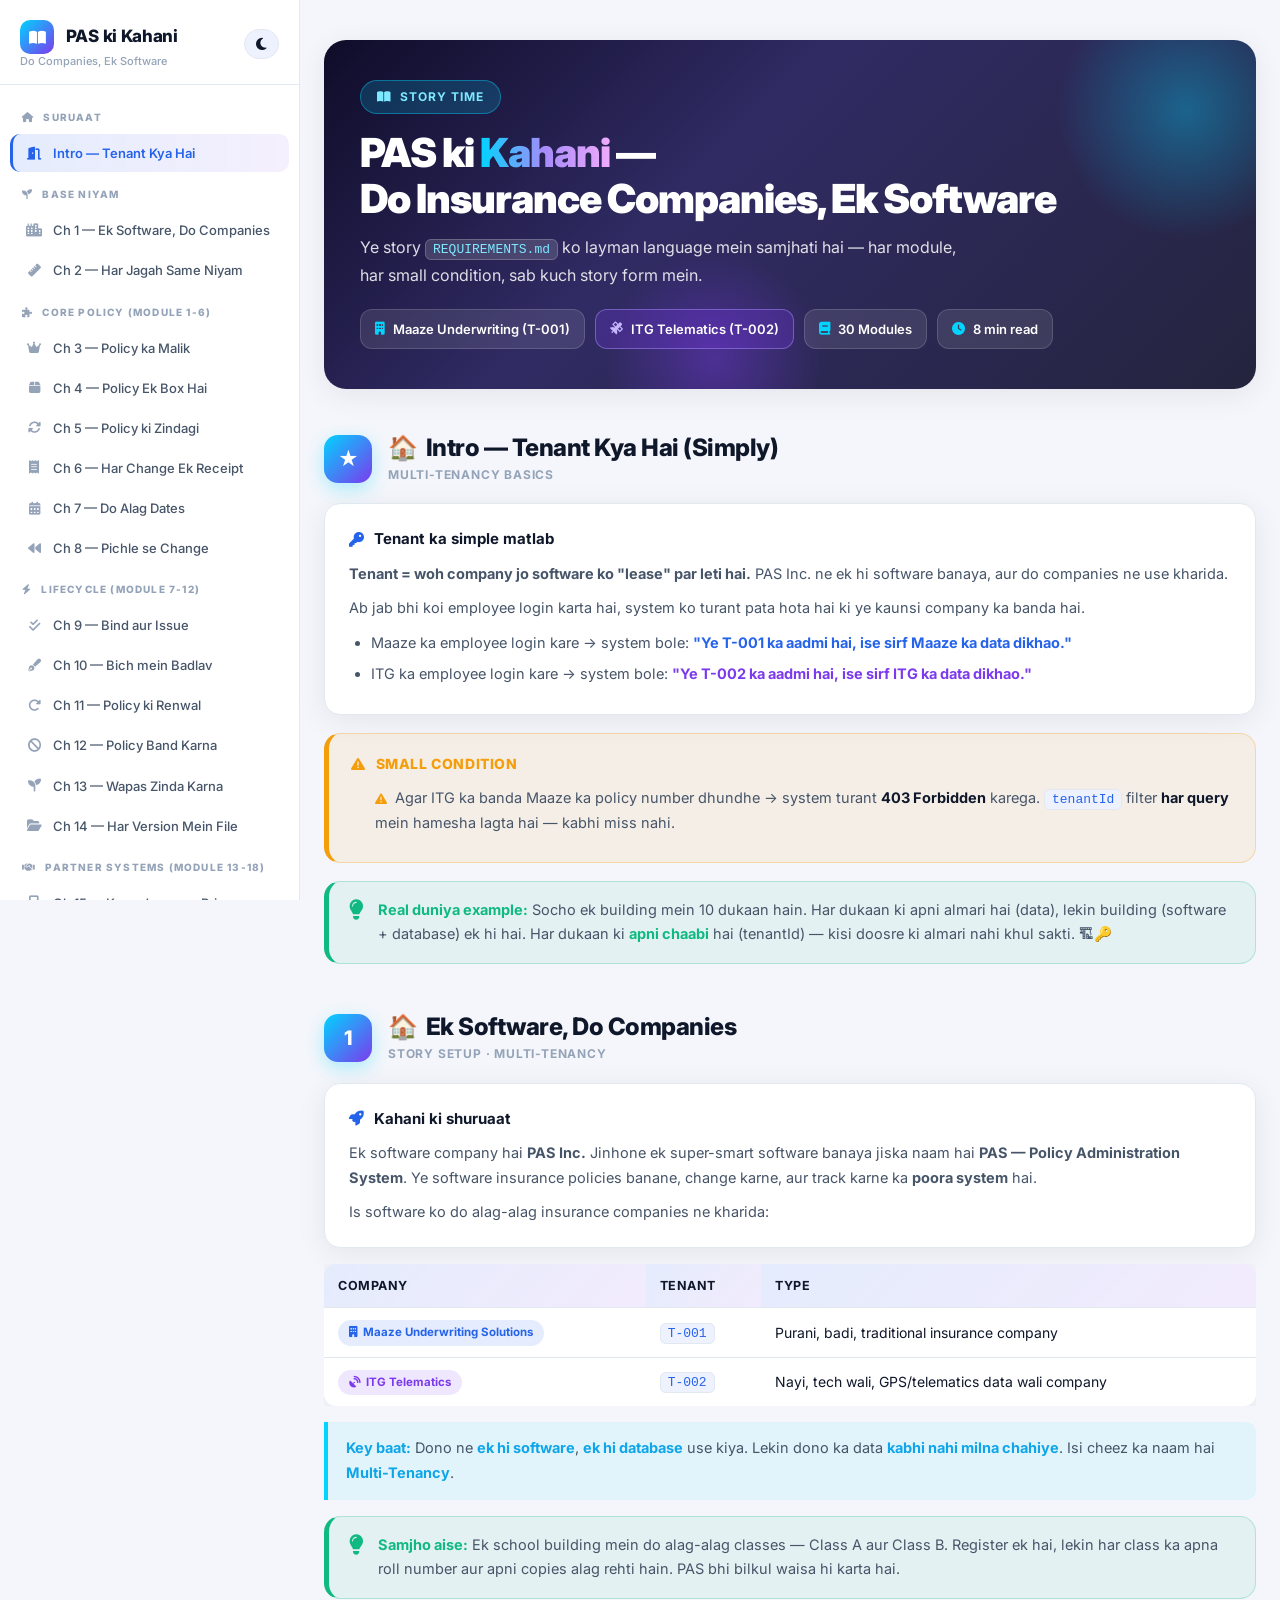
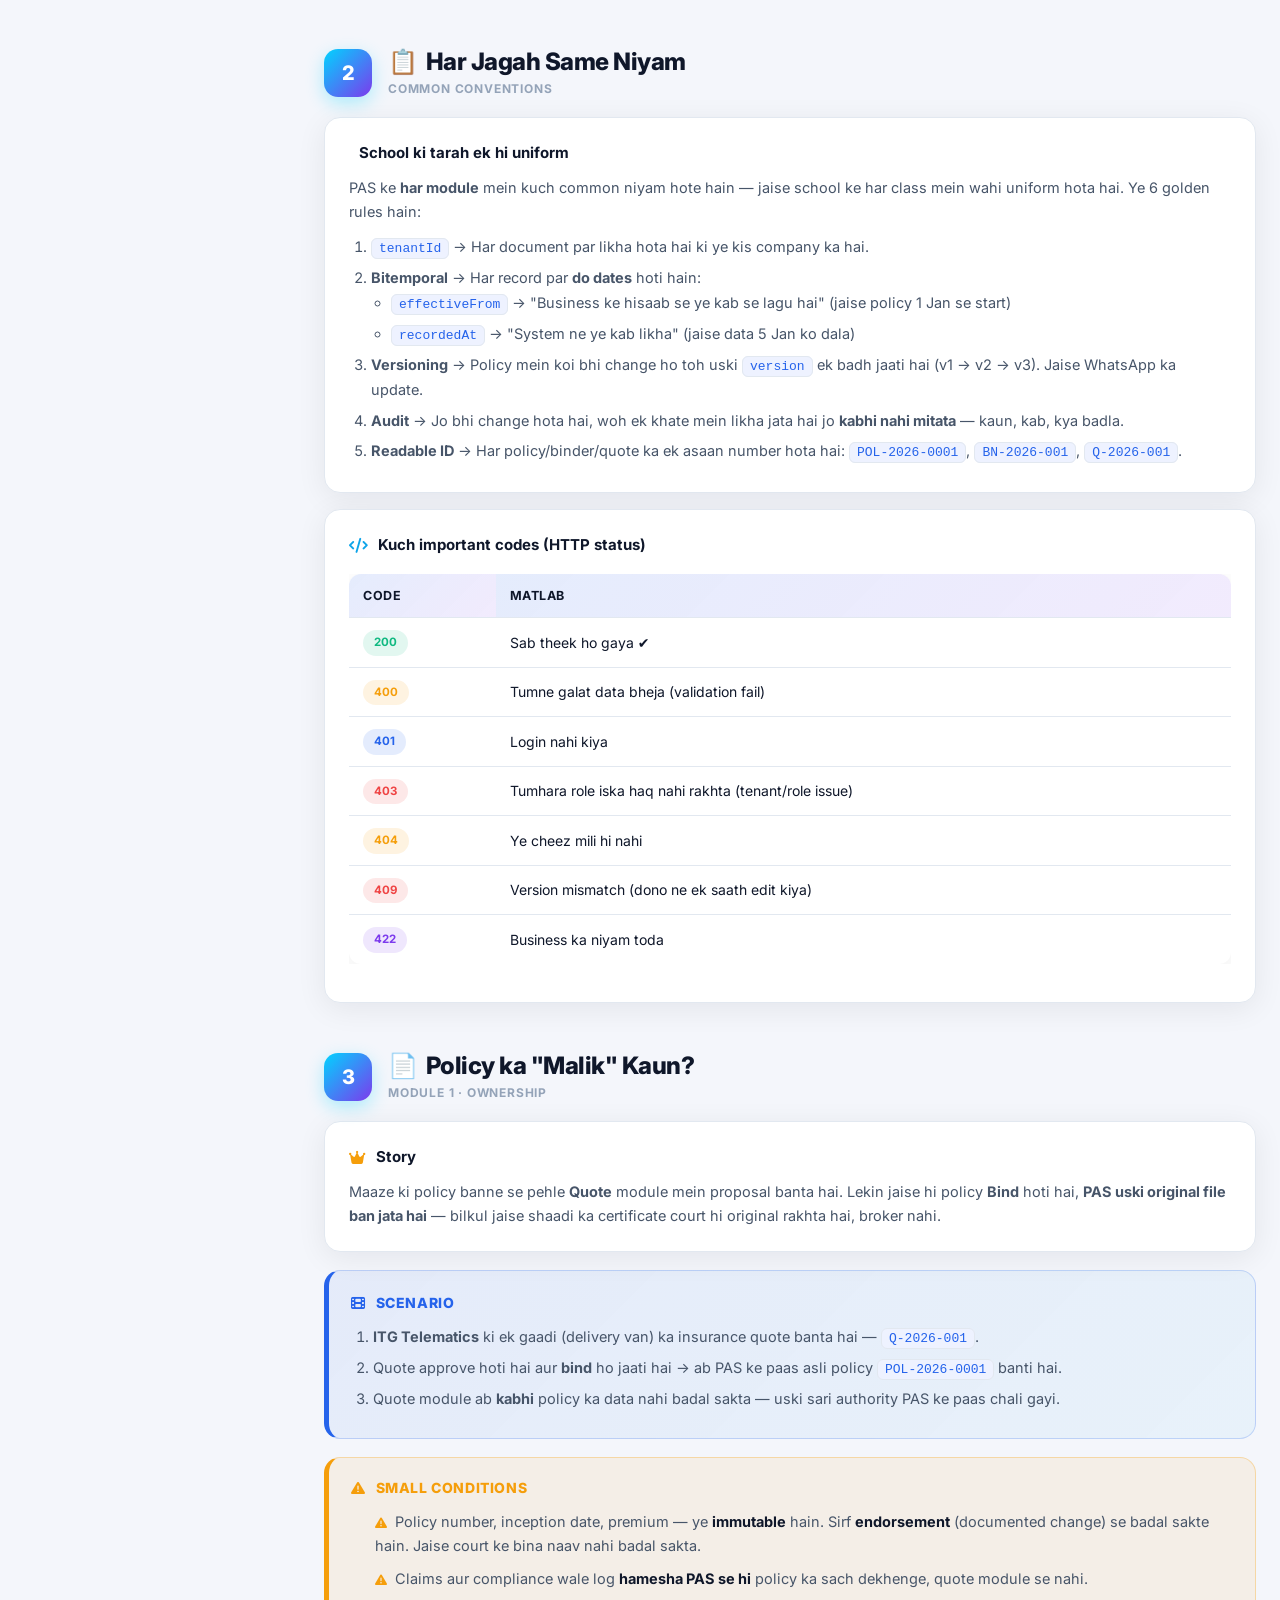
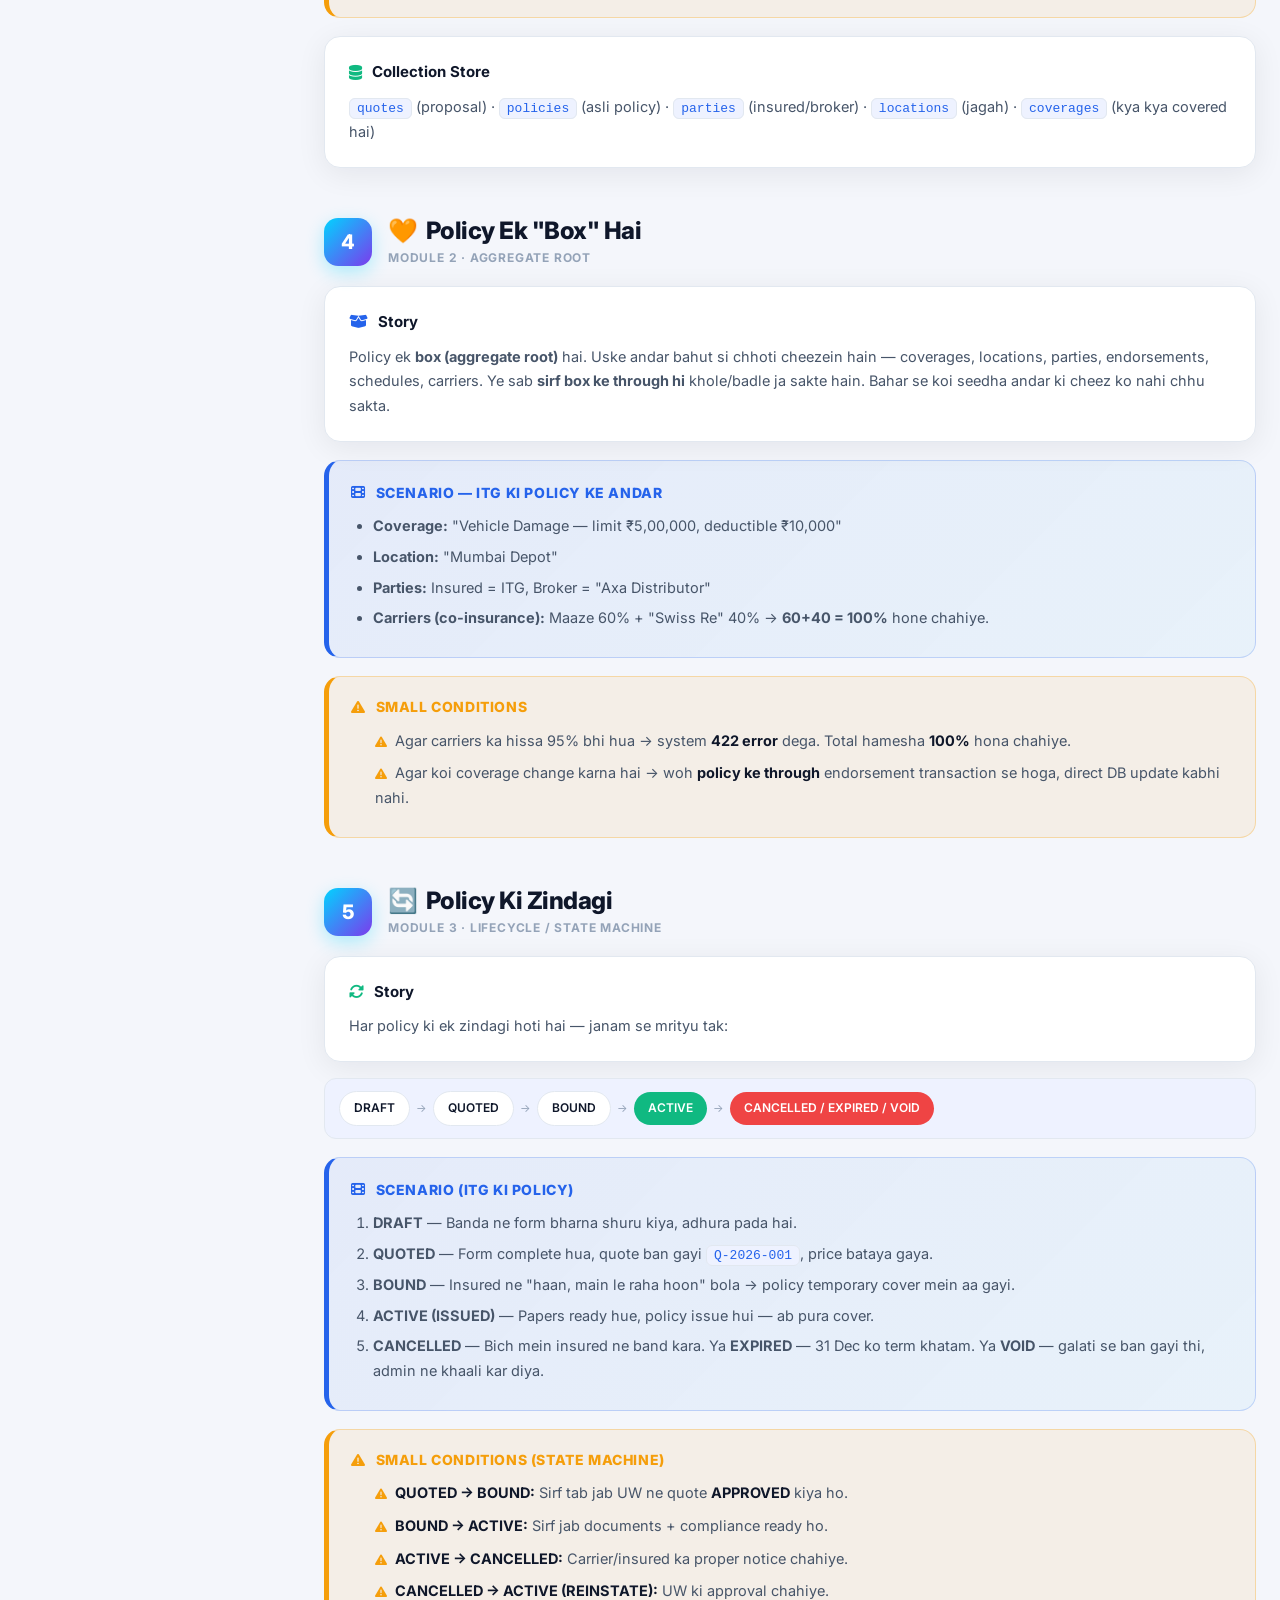
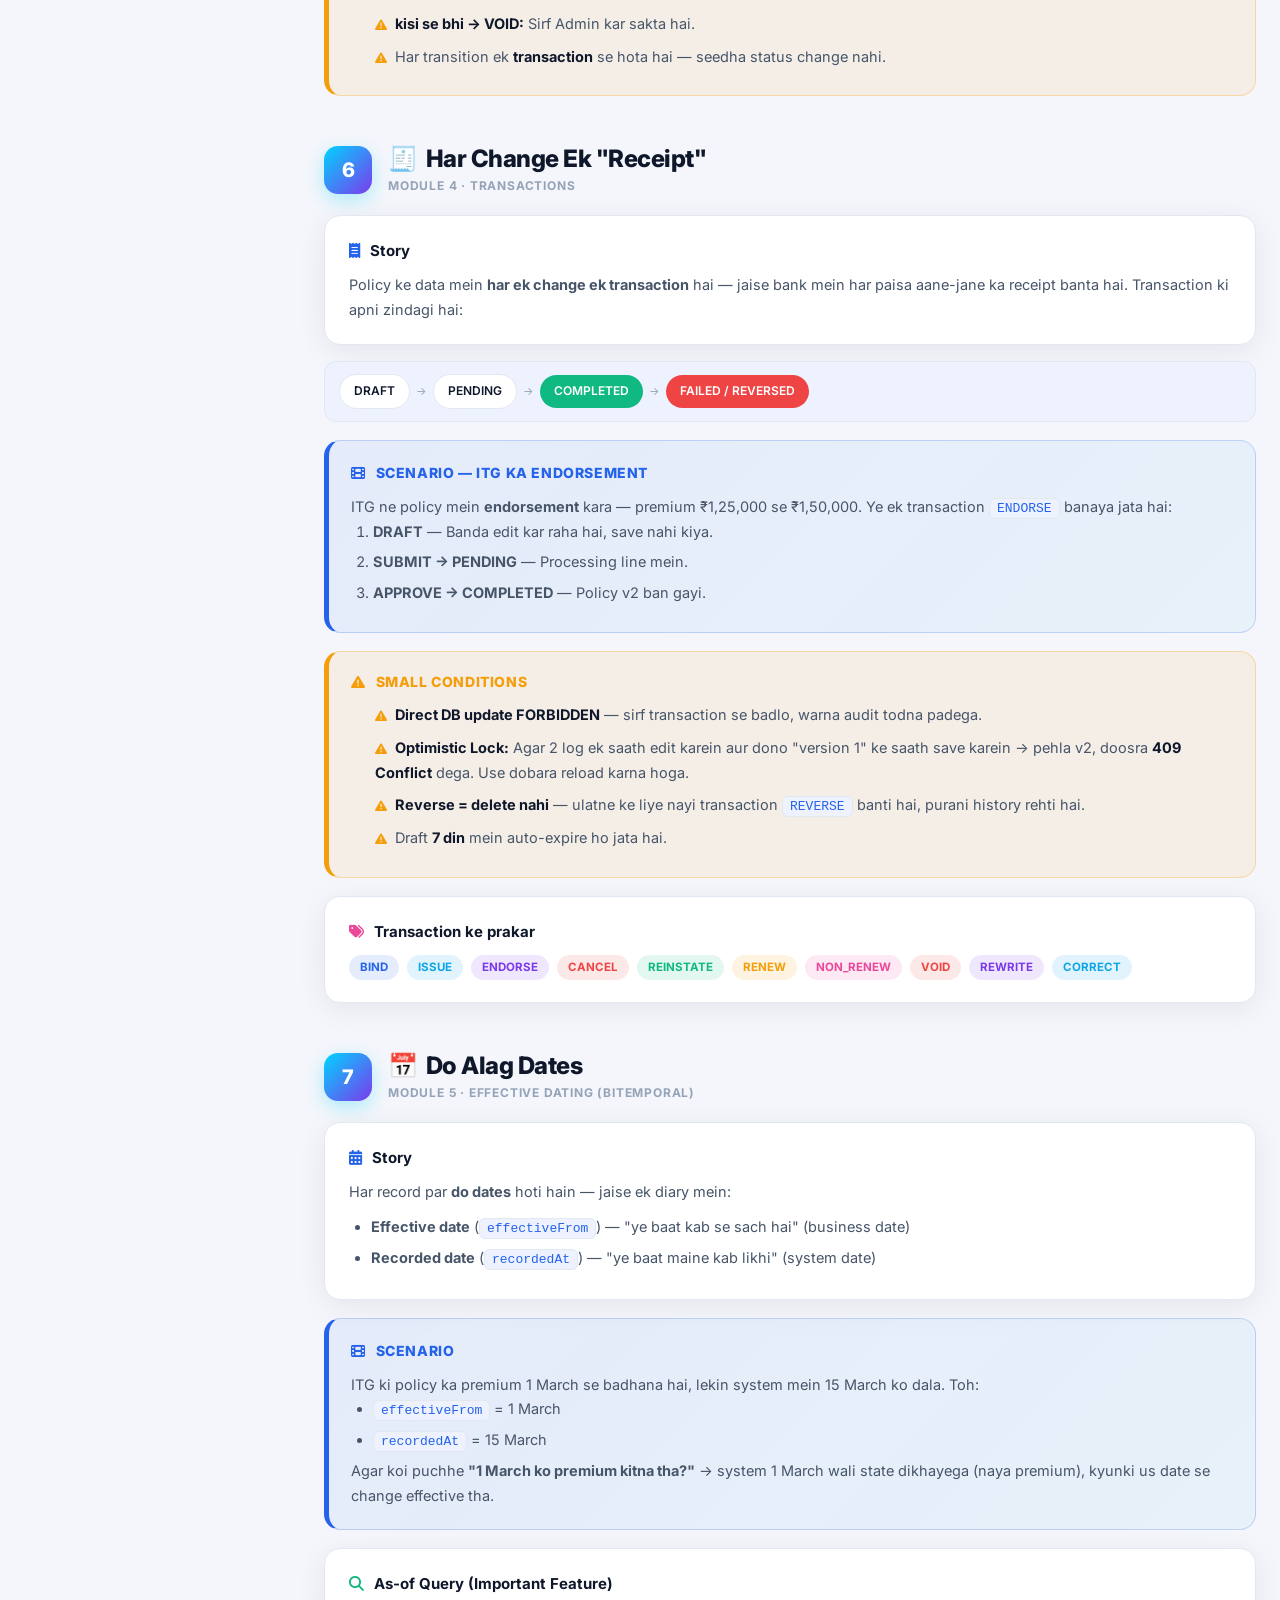
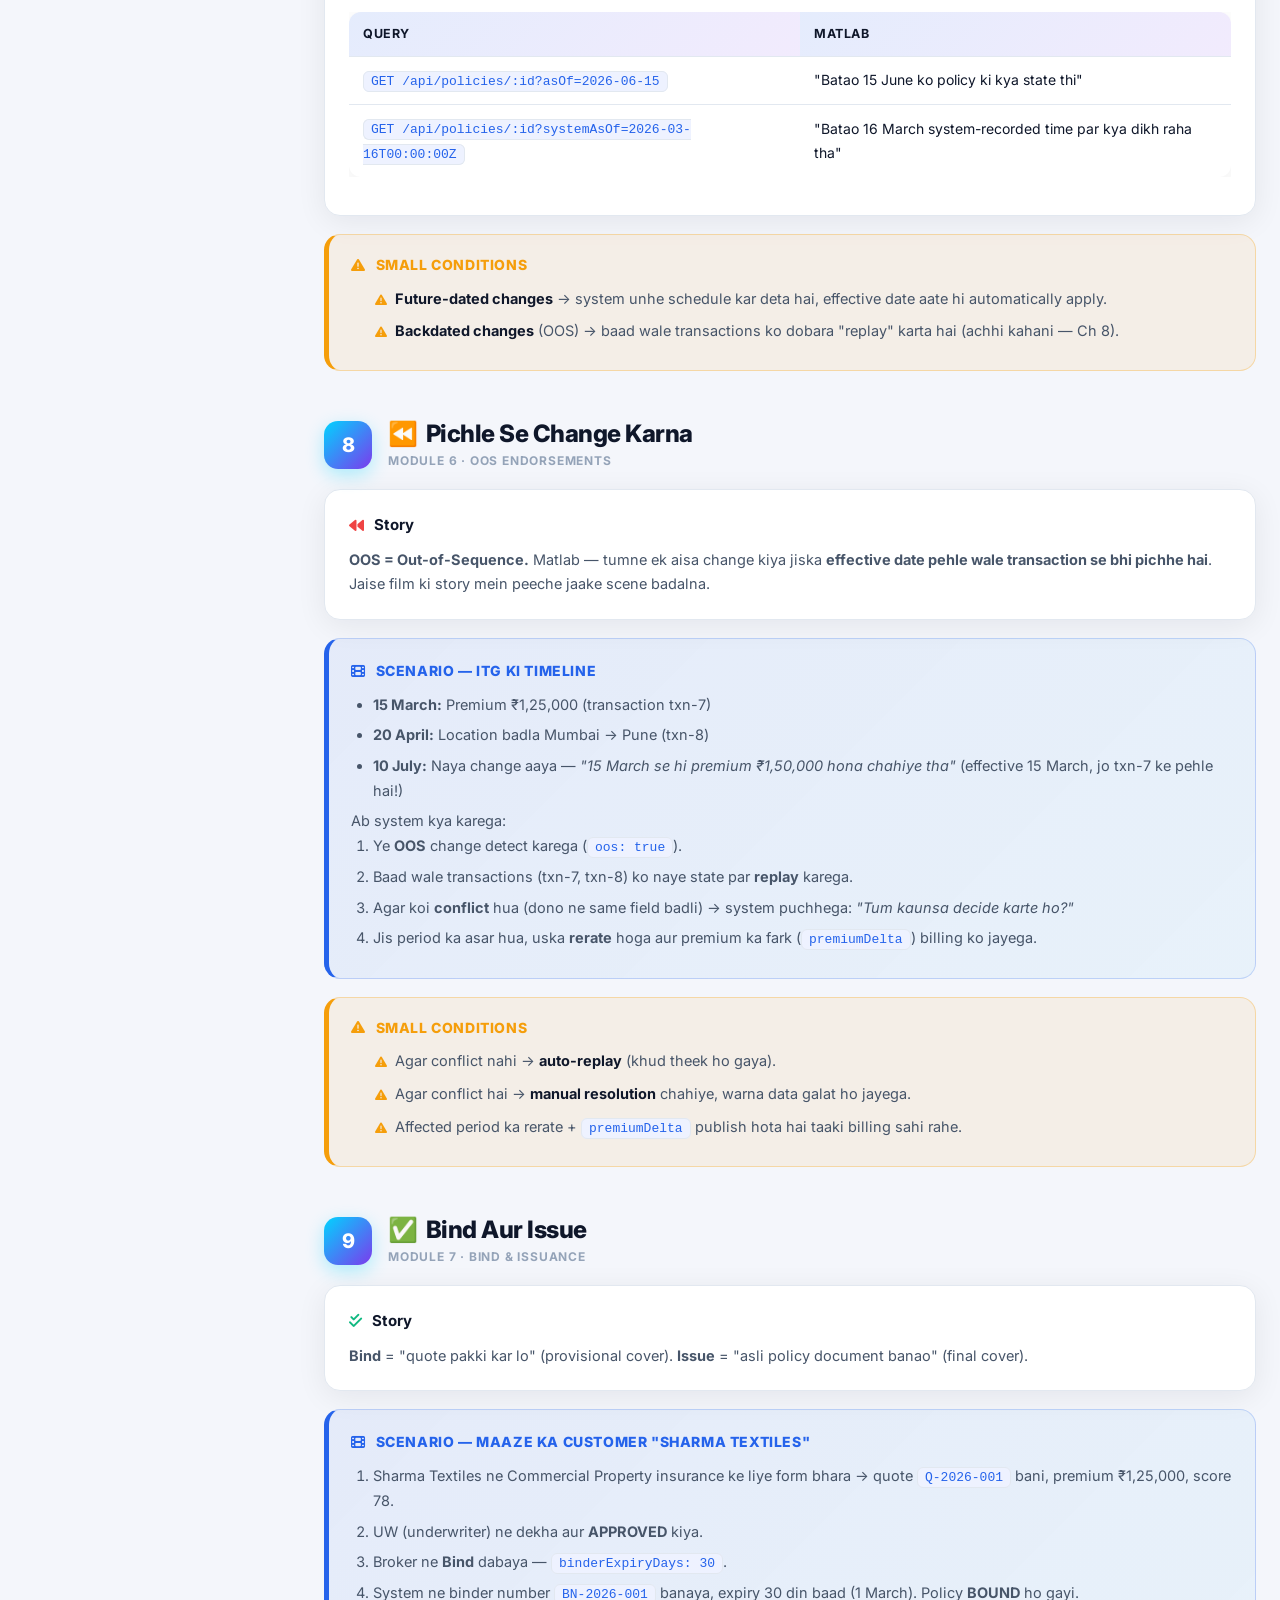
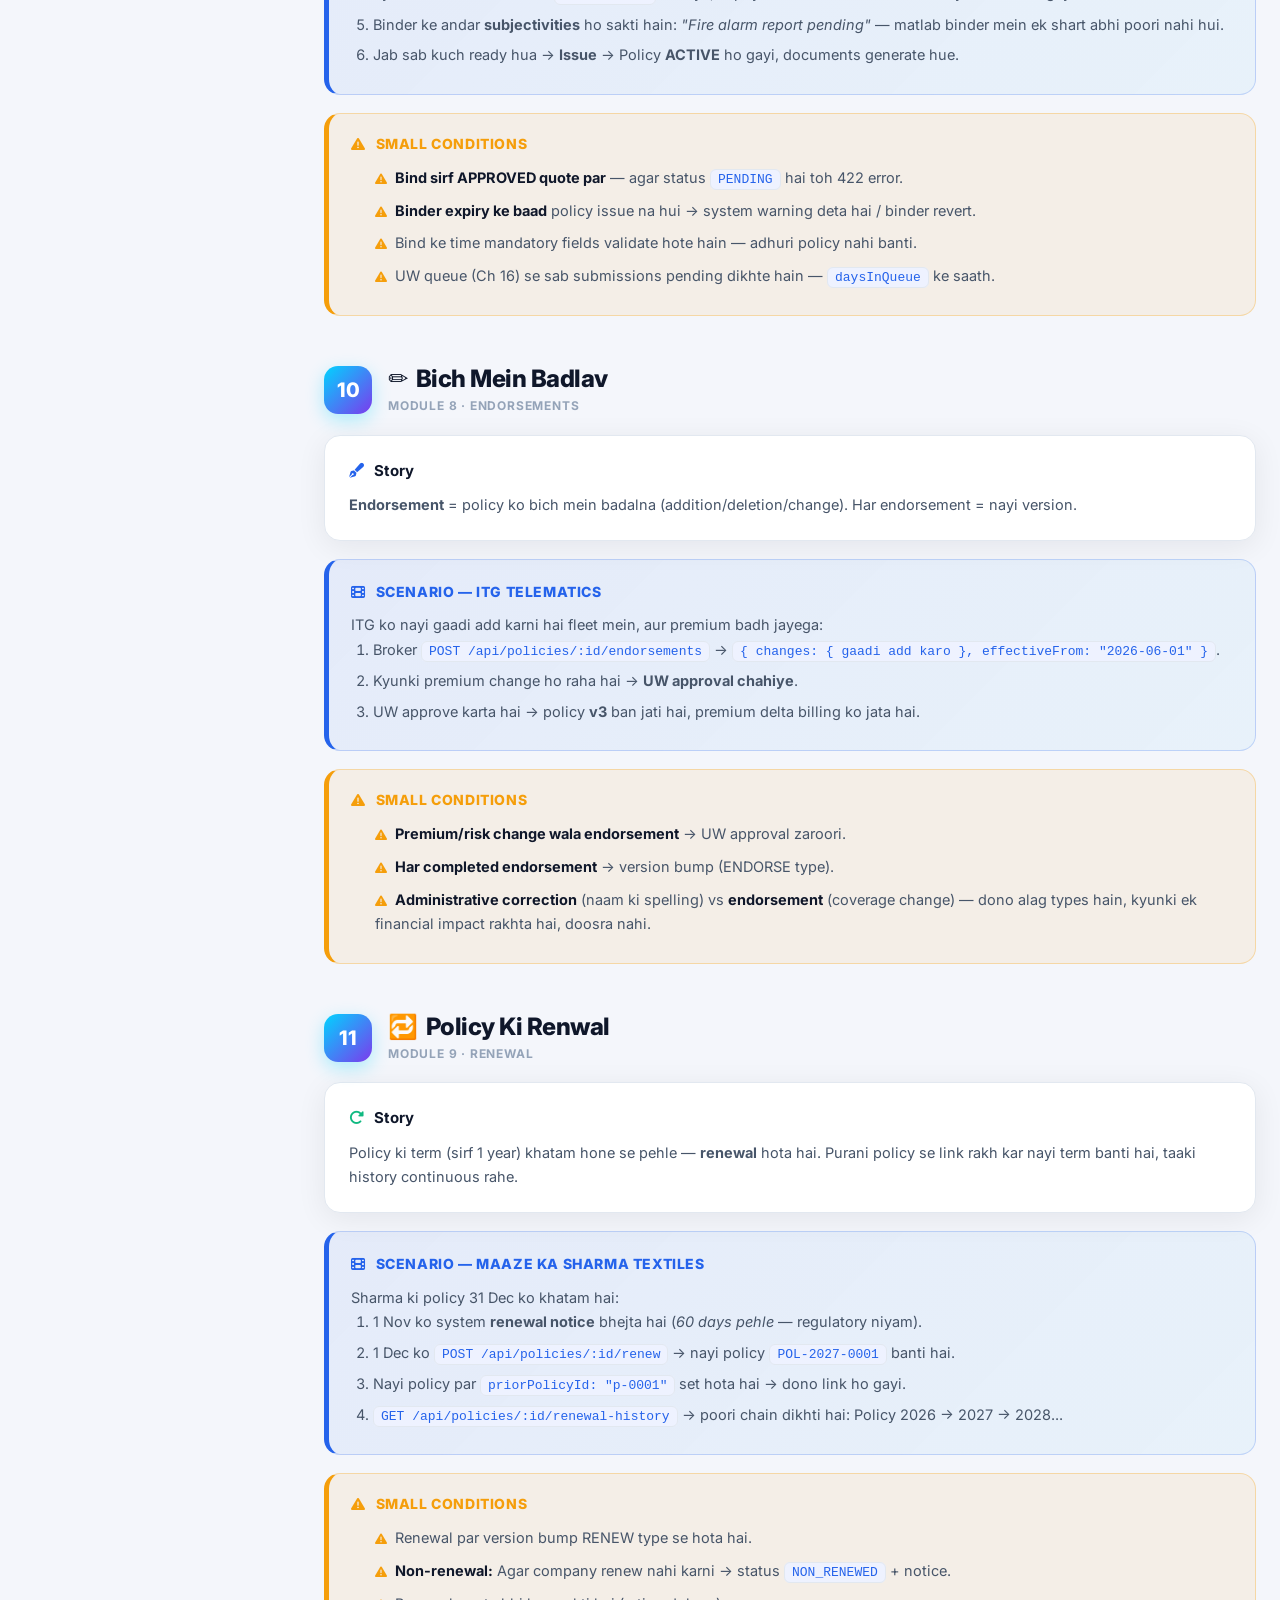
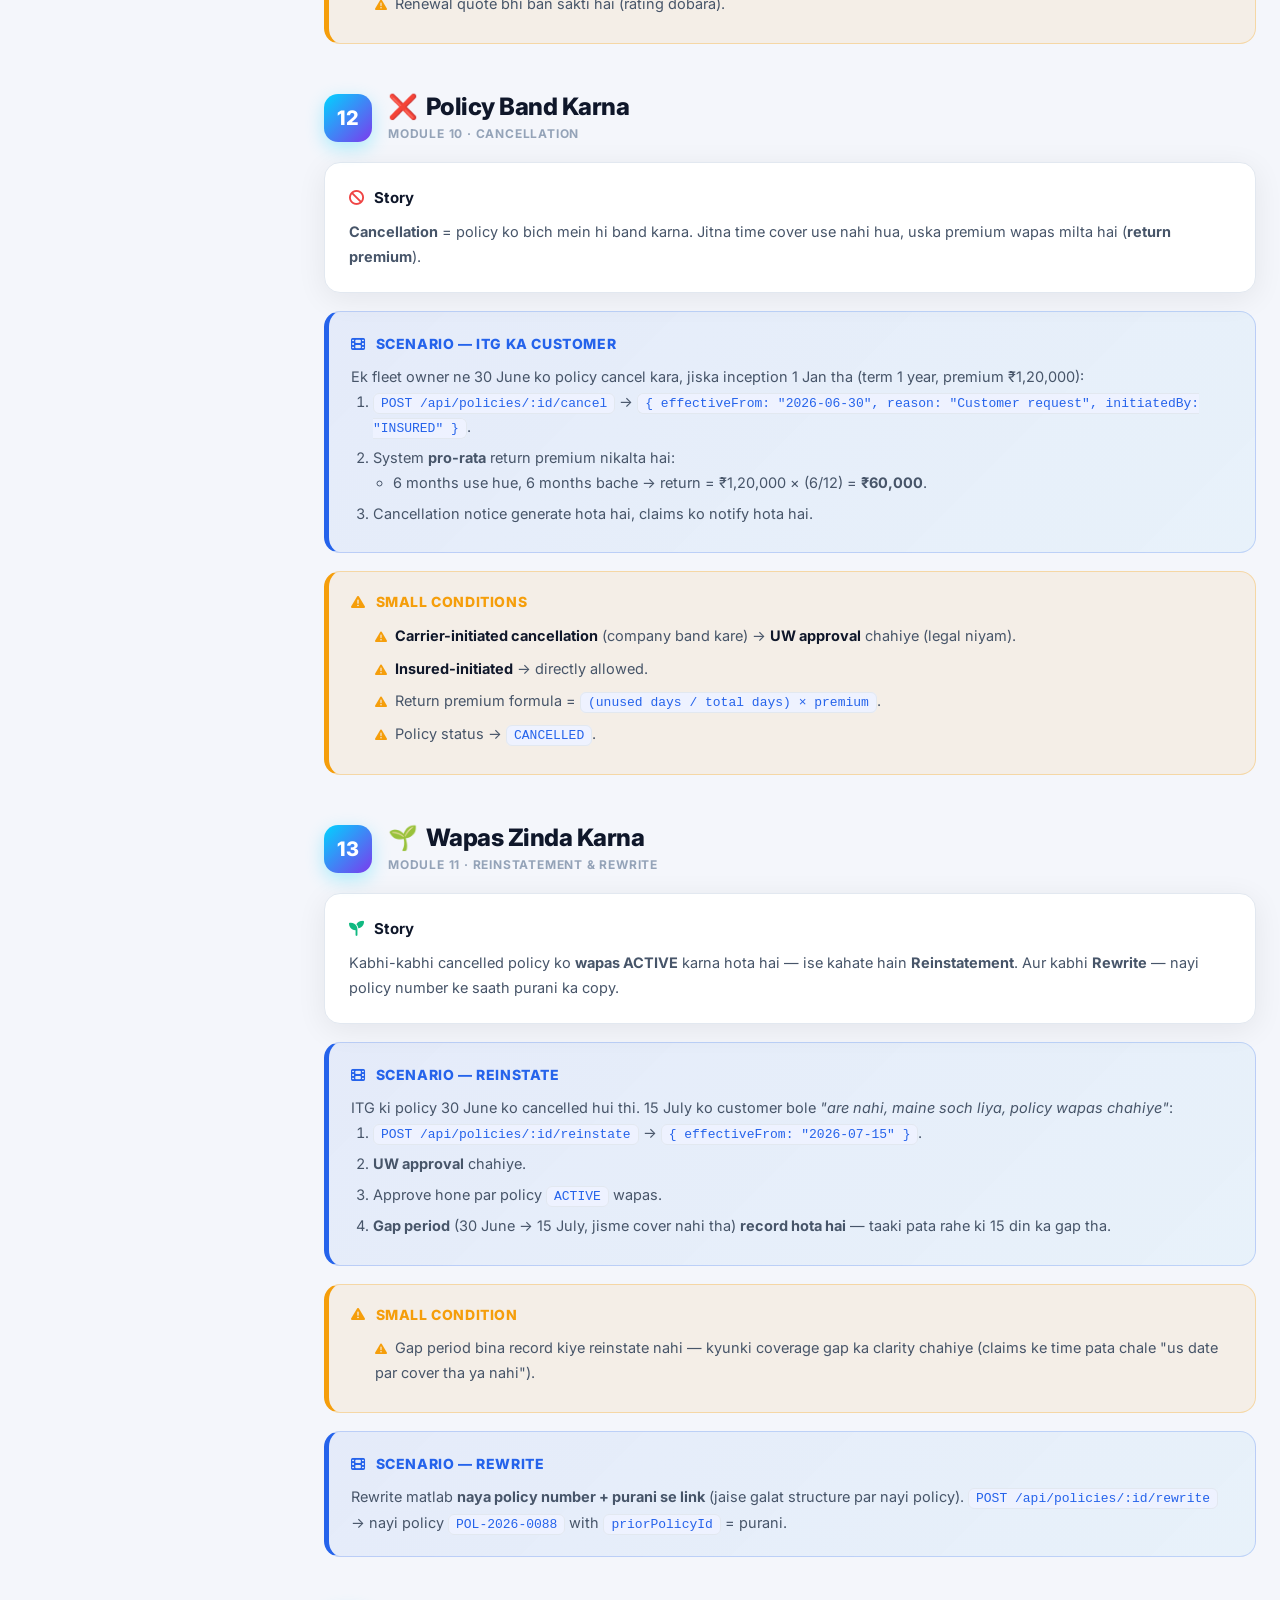
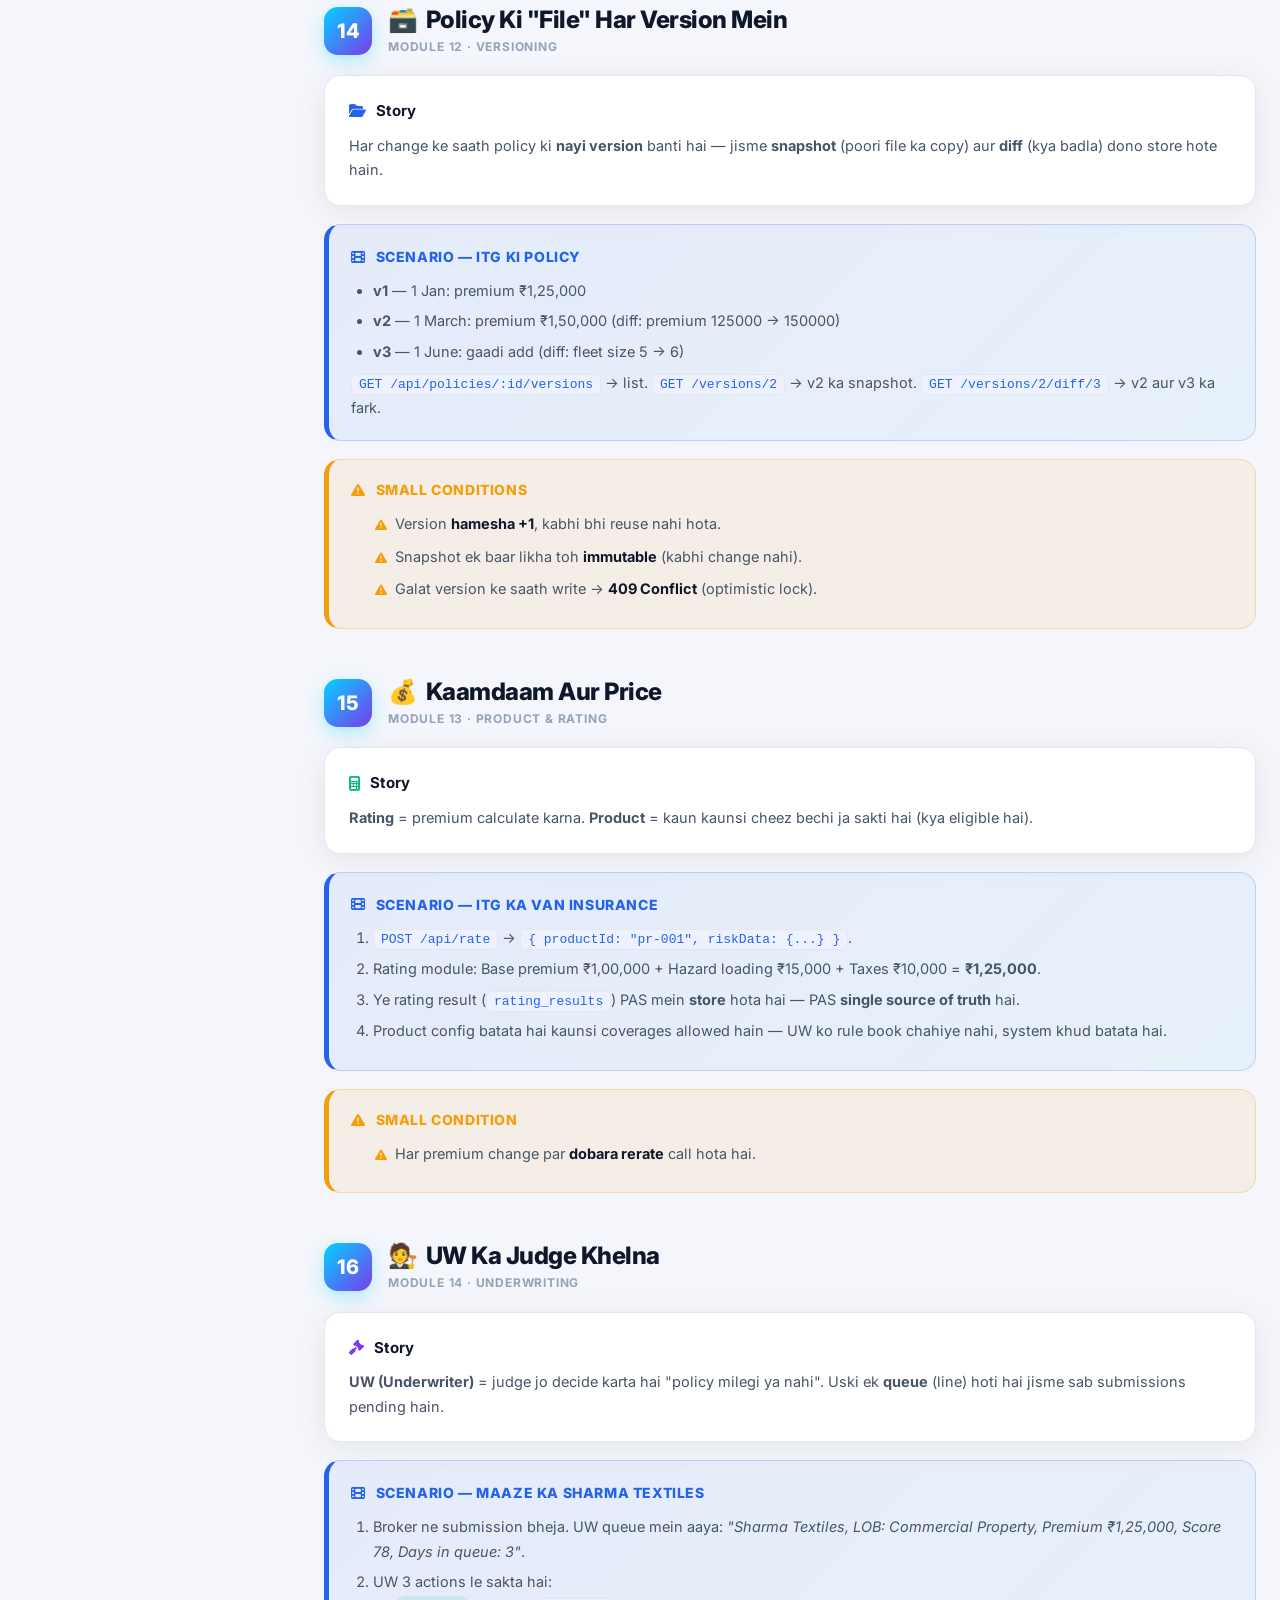
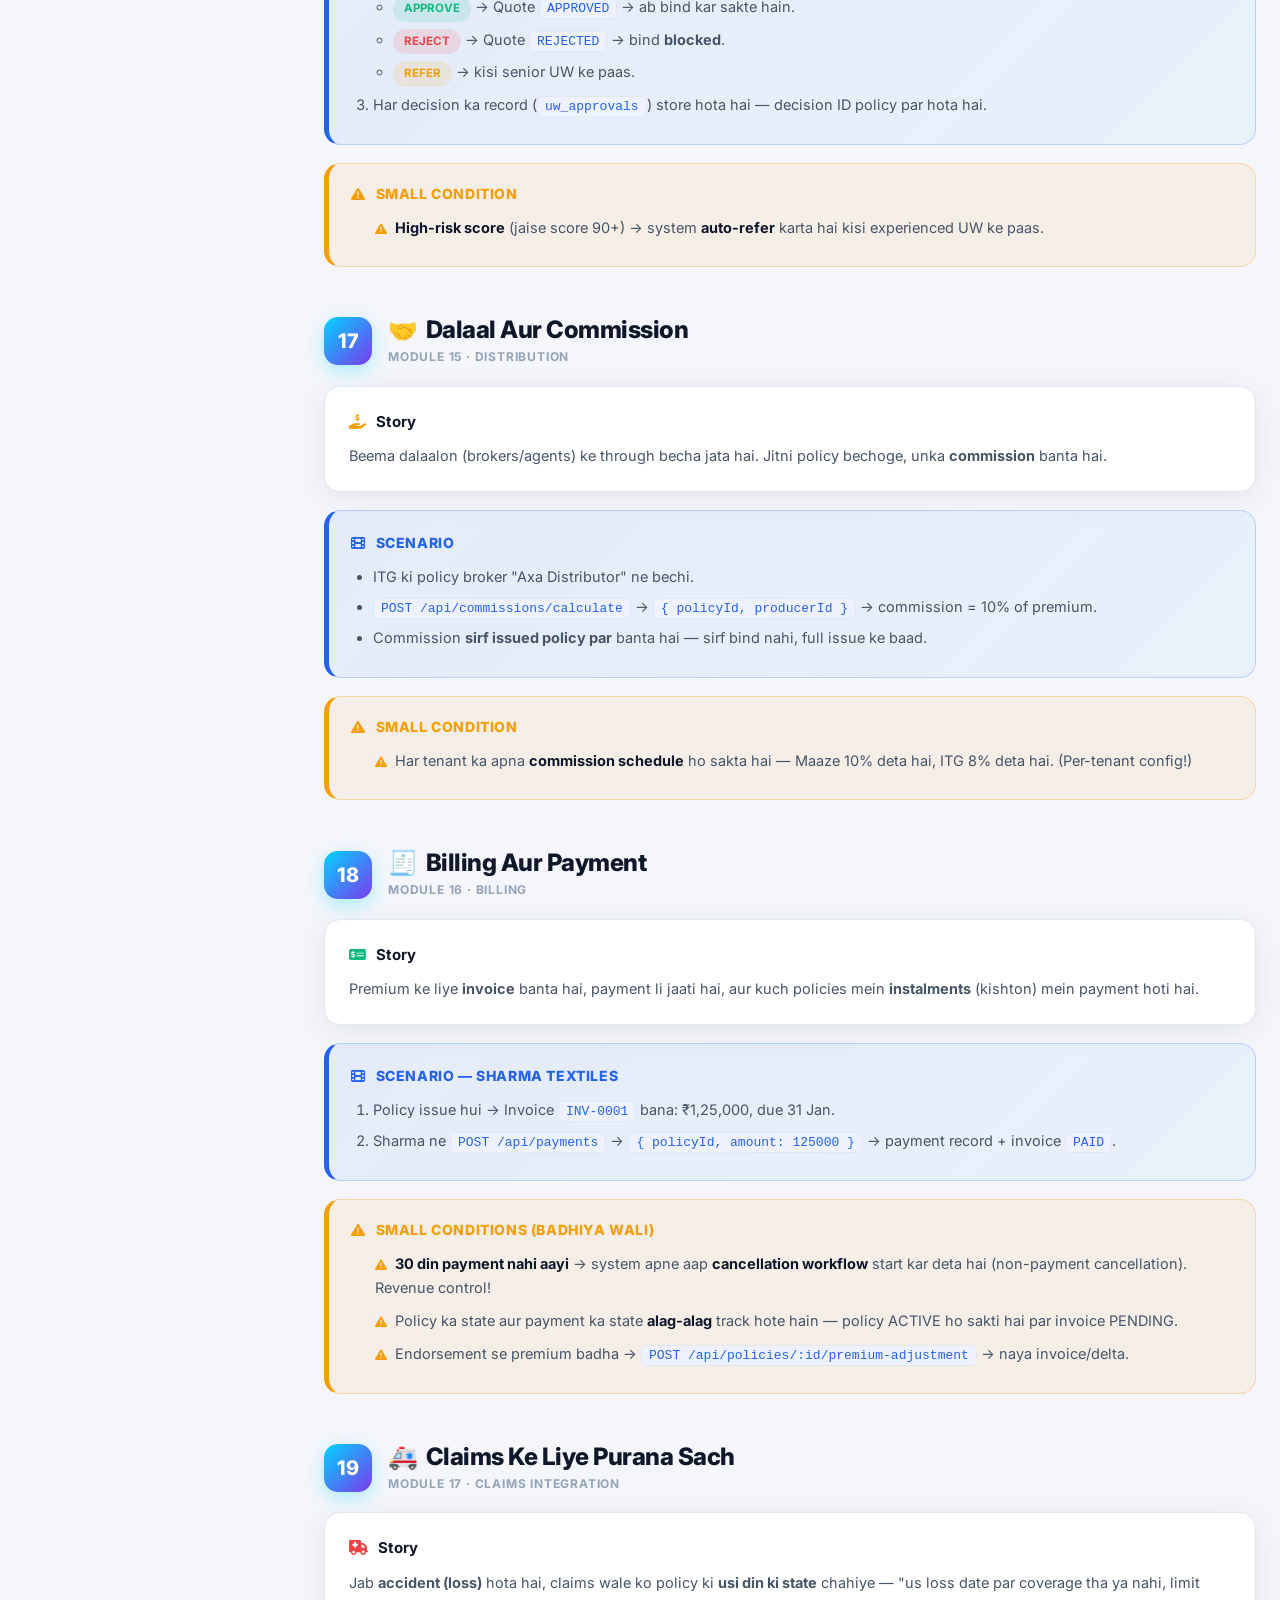
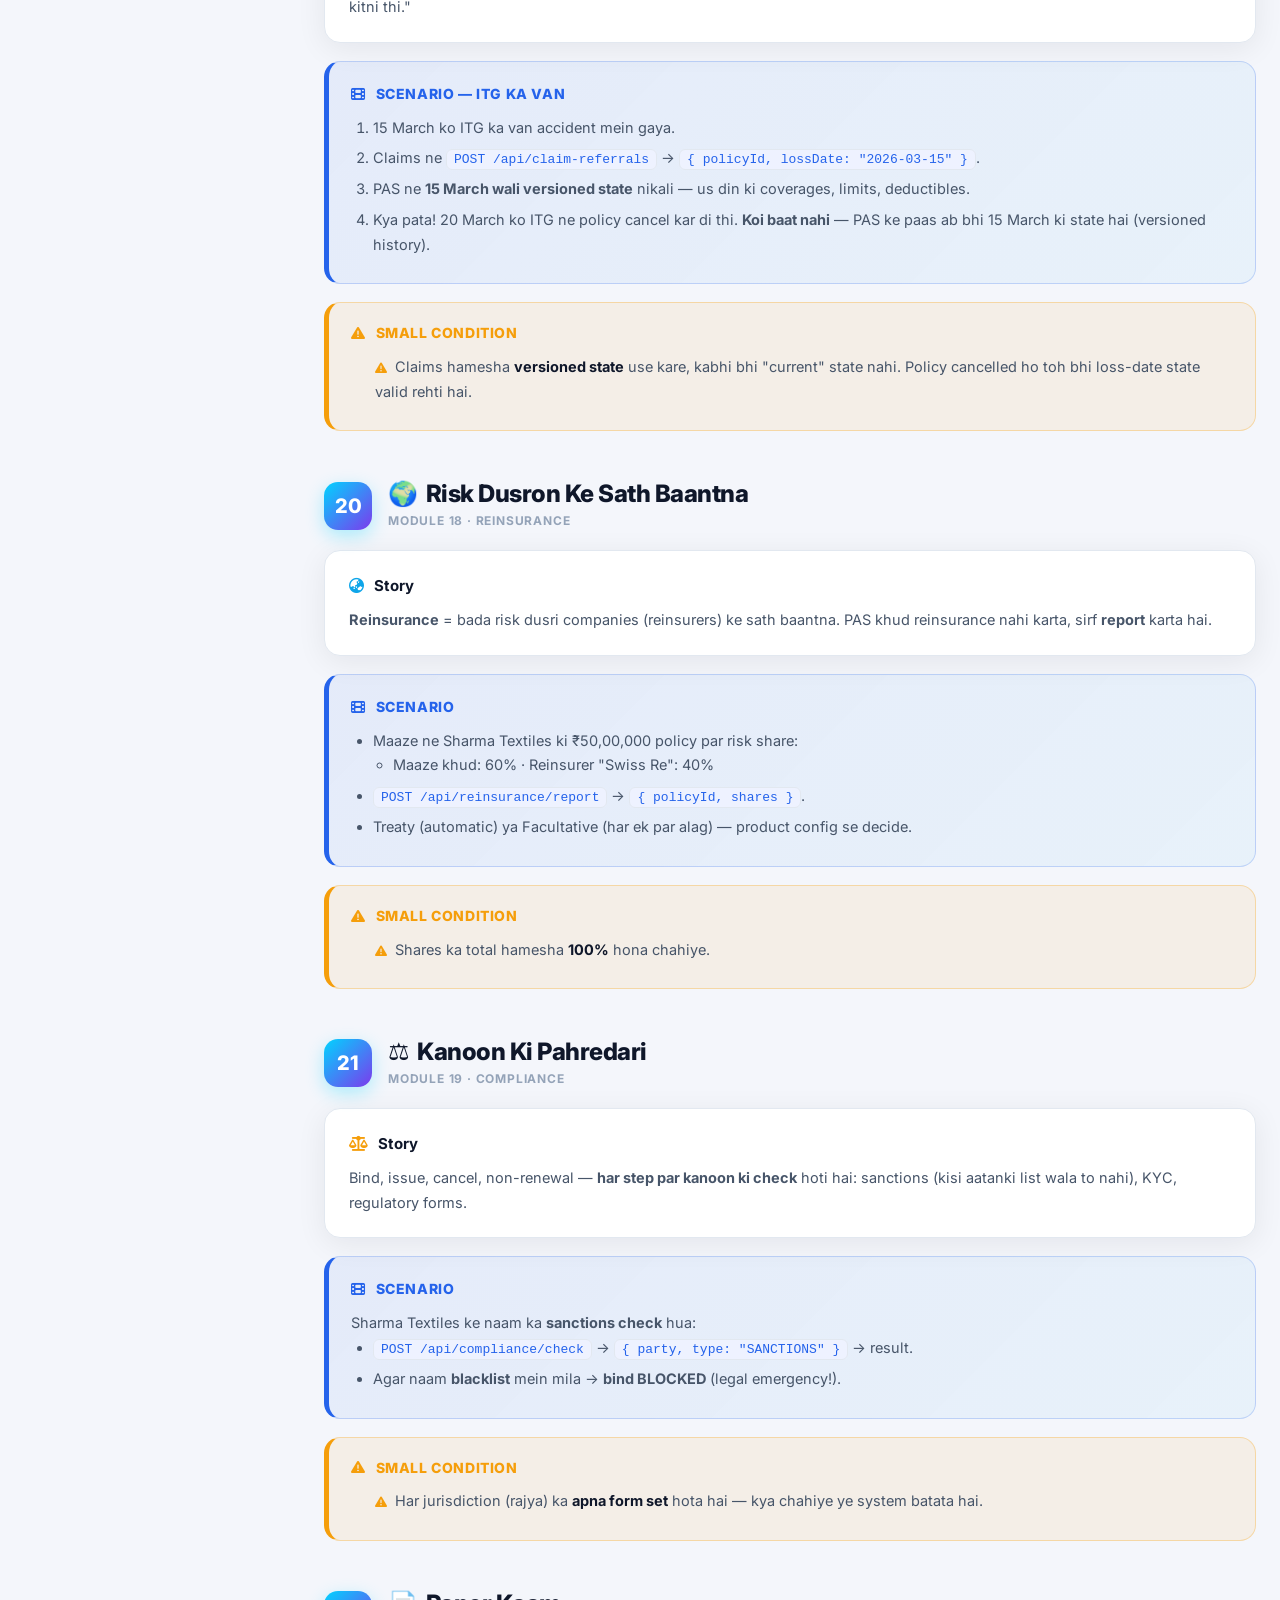
<file: pas_story.html>
<!DOCTYPE html>
<html lang="hi">
<head>
<meta charset="UTF-8">
<meta name="viewport" content="width=device-width, initial-scale=1.0">
<title>PAS ki Kahani — Do Insurance Companies, Ek Software</title>
<link href="https://fonts.googleapis.com/css2?family=Inter:wght@400;500;600;700;800;900&display=swap" rel="stylesheet">
<link rel="stylesheet" href="https://cdnjs.cloudflare.com/ajax/libs/font-awesome/6.5.0/css/all.min.css">
<style>
:root {
  --bg-page:#f4f6fb; --bg-sidebar:#fff; --bg-card:#fff; --bg-soft:#eef2ff; --border:#e2e8f0;
  --text:#0f172a; --text-secondary:#475569; --text-muted:#94a3b8;
  --accent:#2563eb; --accent2:#7c3aed; --accent3:#00d4ff;
  --cyan:#0ea5e9; --green:#10b981; --amber:#f59e0b; --red:#ef4444; --pink:#ec4899;
  --shadow:0 6px 30px rgba(2,6,23,.07); --radius:16px; --radius-sm:10px;
  --sidebar-width:300px; --transition:.3s ease; --code-bg:#0f172a;
}
[data-theme="dark"] {
  --bg-page:#0b1220; --bg-sidebar:#111a2e; --bg-card:#141f36; --bg-soft:#1a2742; --border:#24355a;
  --text:#e2e8f0; --text-secondary:#cbd5e1; --text-muted:#64748b;
  --accent:#60a5fa; --accent2:#a78bfa; --accent3:#22d3ee;
  --cyan:#38bdf8; --green:#34d399; --amber:#fbbf24; --red:#f87171; --pink:#f472b6;
  --shadow:0 6px 30px rgba(0,0,0,.45);
}
*,*::before,*::after{box-sizing:border-box;margin:0;padding:0}
html{scroll-behavior:smooth}
body{font-family:'Inter',system-ui,-apple-system,'Segoe UI',Roboto,Arial,sans-serif;background:var(--bg-page);color:var(--text);line-height:1.7;transition:background var(--transition),color var(--transition)}
::-webkit-scrollbar{width:8px;height:8px}
::-webkit-scrollbar-track{background:transparent}
::-webkit-scrollbar-thumb{background:var(--text-muted);border-radius:8px}
::-webkit-scrollbar-thumb:hover{background:var(--text-secondary)}
.progress-bar{position:fixed;top:0;left:0;height:4px;width:0%;background:linear-gradient(90deg,var(--accent3),var(--accent),var(--accent2));z-index:2000;border-radius:0 4px 4px 0}
.sidebar{position:fixed;top:0;left:0;bottom:0;width:var(--sidebar-width);background:var(--bg-sidebar);border-right:1px solid var(--border);overflow-y:auto;z-index:1000;display:flex;flex-direction:column;transition:background var(--transition),border var(--transition),transform .3s ease}
.sidebar-header{padding:20px 20px 16px;border-bottom:1px solid var(--border);display:flex;align-items:center;justify-content:space-between;gap:10px;position:sticky;top:0;background:var(--bg-sidebar);z-index:5}
.sidebar-header h1{font-size:17px;font-weight:800;letter-spacing:-.3px;line-height:1.3}
.sidebar-header h1 .logo{display:inline-flex;align-items:center;justify-content:center;width:34px;height:34px;border-radius:10px;background:linear-gradient(135deg,var(--accent3),var(--accent2));color:#fff;margin-right:8px;font-size:15px;vertical-align:middle}
.sidebar-header .subtitle{display:block;font-size:11px;font-weight:500;color:var(--text-muted);letter-spacing:0}
.theme-toggle{background:var(--bg-soft);border:1px solid var(--border);border-radius:30px;padding:7px 11px;font-size:14px;cursor:pointer;color:var(--text);transition:all var(--transition);flex-shrink:0;line-height:1}
.theme-toggle:hover{background:var(--accent);color:#fff}
.sidebar-nav{flex:1;padding:12px 10px 30px;overflow-y:auto}
.nav-group-label{font-size:10px;font-weight:800;text-transform:uppercase;letter-spacing:1.2px;color:var(--text-muted);padding:12px 12px 6px}
.nav-group-label i{margin-right:6px}
.nav-item{display:flex;align-items:center;gap:10px;padding:8px 12px;margin:2px 0;border-radius:10px;color:var(--text-secondary);text-decoration:none;font-size:13px;font-weight:500;transition:all .2s;border-left:3px solid transparent}
.nav-item i{width:18px;text-align:center;font-size:13px;color:var(--text-muted);transition:color .2s;flex-shrink:0}
.nav-item:hover{background:var(--bg-soft);color:var(--accent)}
.nav-item:hover i{color:var(--accent)}
.nav-item.active{background:linear-gradient(90deg,rgba(37,99,235,.12),rgba(124,58,237,.08));color:var(--accent);border-left-color:var(--accent);font-weight:600}
.nav-item.active i{color:var(--accent)}
.sidebar-overlay{position:fixed;inset:0;background:rgba(2,6,23,.5);z-index:999;opacity:0;pointer-events:none;transition:opacity .3s}
.sidebar-overlay.show{opacity:1;pointer-events:auto}
.hamburger{display:none;position:fixed;top:14px;left:16px;z-index:1200;width:42px;height:42px;border-radius:12px;border:none;cursor:pointer;background:linear-gradient(135deg,var(--accent3),var(--accent));color:#fff;font-size:17px;box-shadow:var(--shadow);align-items:center;justify-content:center}
.main{margin-left:var(--sidebar-width);padding:0 24px 80px;min-height:100vh;max-width:1000px}
.section{scroll-margin-top:90px;margin-bottom:48px}
.hero{margin:40px 0 44px;border-radius:22px;padding:40px 36px;color:#fff;background:linear-gradient(135deg,#0f0c29 0%,#302b63 40%,#24243e 100%);position:relative;overflow:hidden;box-shadow:var(--shadow)}
.hero::before{content:'';position:absolute;top:-60px;right:-60px;width:260px;height:260px;background:radial-gradient(circle,rgba(0,212,255,.35),transparent 70%);border-radius:50%}
.hero::after{content:'';position:absolute;bottom:-80px;left:30%;width:220px;height:220px;background:radial-gradient(circle,rgba(124,58,237,.4),transparent 70%);border-radius:50%}
.hero .badge{display:inline-flex;align-items:center;gap:8px;background:rgba(0,212,255,.18);border:1px solid rgba(0,212,255,.4);color:#7ee8ff;padding:6px 16px;border-radius:30px;font-size:12px;font-weight:700;letter-spacing:1px;text-transform:uppercase;margin-bottom:16px;position:relative;z-index:1}
.hero h1{font-size:40px;font-weight:900;letter-spacing:-1px;line-height:1.15;position:relative;z-index:1}
.hero h1 .grad{background:linear-gradient(90deg,#00d4ff,#a78bfa,#f0abfc);-webkit-background-clip:text;background-clip:text;-webkit-text-fill-color:transparent}
.hero p{margin-top:12px;font-size:16px;color:rgba(255,255,255,.85);max-width:620px;position:relative;z-index:1}
.hero-meta{display:flex;flex-wrap:wrap;gap:10px;margin-top:20px;position:relative;z-index:1}
.hero-chip{display:inline-flex;align-items:center;gap:8px;background:rgba(255,255,255,.1);border:1px solid rgba(255,255,255,.15);padding:8px 14px;border-radius:12px;font-size:13px;font-weight:600;color:#fff}
.hero-chip i{color:#00d4ff}
.hero-chip.tenant{background:rgba(124,58,237,.25);border-color:rgba(167,139,250,.5)}
.hero-chip.tenant i{color:#c4b5fd}
.section-head{display:flex;align-items:center;gap:16px;margin-bottom:18px}
.section-num{flex-shrink:0;width:48px;height:48px;border-radius:14px;display:flex;align-items:center;justify-content:center;font-size:20px;font-weight:800;color:#fff;background:linear-gradient(135deg,var(--accent3),var(--accent2));box-shadow:0 6px 18px rgba(0,212,255,.3)}
.section-head h2{font-size:24px;font-weight:800;letter-spacing:-.5px;line-height:1.25}
.section-head .mod-tag{display:block;font-size:12px;font-weight:700;color:var(--text-muted);margin-top:2px;text-transform:uppercase;letter-spacing:.8px}
.section-head h2 .emoji{margin-right:8px}
.card{background:var(--bg-card);border:1px solid var(--border);border-radius:var(--radius);padding:22px 24px;margin-bottom:16px;box-shadow:var(--shadow);transition:background var(--transition),border var(--transition)}
.card-title{display:flex;align-items:center;gap:10px;font-size:15px;font-weight:700;margin-bottom:10px}
.card p{color:var(--text-secondary);margin-bottom:10px;font-size:14.5px}
.card p:last-child{margin-bottom:0}
.card ul,.card ol{padding-left:22px;color:var(--text-secondary);font-size:14.5px}
.card li{margin-bottom:6px}
.scenario{background:linear-gradient(135deg,rgba(37,99,235,.07),rgba(14,165,233,.05));border:1px solid rgba(37,99,235,.22);border-left:5px solid var(--accent);border-radius:var(--radius);padding:20px 22px;margin:18px 0}
.scenario-title{display:flex;align-items:center;gap:10px;font-size:14px;font-weight:800;color:var(--accent);text-transform:uppercase;letter-spacing:.6px;margin-bottom:10px}
.scenario ol,.scenario ul{padding-left:22px}
.scenario li{margin-bottom:6px;color:var(--text-secondary);font-size:14.5px}
.scenario p{color:var(--text-secondary);font-size:14.5px}
.conditions{background:rgba(245,158,11,.08);border:1px solid rgba(245,158,11,.3);border-left:5px solid var(--amber);border-radius:var(--radius);padding:18px 22px;margin:18px 0}
.conditions-title{display:flex;align-items:center;gap:10px;font-size:14px;font-weight:800;color:var(--amber);text-transform:uppercase;letter-spacing:.6px;margin-bottom:10px}
.conditions ul{padding-left:22px;list-style:none}
.conditions ul li{margin-bottom:8px;color:var(--text-secondary);font-size:14.5px;padding-left:2px}
.conditions ul li::before{content:'\f071';font-family:'Font Awesome 6 Free';font-weight:900;color:var(--amber);margin-right:8px;font-size:12px}
.conditions ul li strong{color:var(--text)}
.highlight{background:rgba(0,212,255,.08);border-left:4px solid var(--accent3);padding:14px 18px;border-radius:0 var(--radius-sm) var(--radius-sm) 0;margin:16px 0;font-size:14.5px;color:var(--text-secondary)}
.highlight strong{color:var(--cyan)}
.flow-row{display:flex;align-items:center;gap:6px;flex-wrap:wrap;margin:14px 0;padding:12px 14px;background:var(--bg-soft);border:1px solid var(--border);border-radius:12px;font-size:12px}
.flow-row .step{padding:6px 14px;background:var(--bg-card);border:1px solid var(--border);border-radius:30px;font-weight:600;white-space:nowrap;font-size:12px}
.flow-row .step.hl{background:linear-gradient(135deg,var(--accent3),var(--accent));color:#fff;border:none}
.flow-row .step.done{background:var(--green);color:#fff;border:none}
.flow-row .step.warn{background:var(--red);color:#fff;border:none}
.flow-row .arrow{color:var(--text-muted);font-size:11px}
.table-wrap{overflow-x:auto;margin:16px 0}
table{width:100%;border-collapse:collapse;font-size:14px;background:var(--bg-card);border-radius:12px;overflow:hidden;box-shadow:var(--shadow)}
th,td{padding:11px 14px;text-align:left;border-bottom:1px solid var(--border)}
th{background:linear-gradient(135deg,rgba(37,99,235,.12),rgba(124,58,237,.1));font-weight:700;font-size:12.5px;color:var(--text);text-transform:uppercase;letter-spacing:.5px}
tr:last-child td{border-bottom:none}
tbody tr:hover td{background:var(--bg-soft)}
code.inline{background:var(--bg-soft);border:1px solid var(--border);padding:2px 7px;border-radius:6px;font-size:13px;font-family:'SFMono-Regular',Consolas,monospace;color:var(--accent)}
.tag{display:inline-flex;align-items:center;gap:5px;padding:3px 11px;border-radius:20px;font-size:11.5px;font-weight:700}
.tag-blue{background:rgba(37,99,235,.12);color:var(--accent)}
.tag-green{background:rgba(16,185,129,.12);color:var(--green)}
.tag-purple{background:rgba(124,58,237,.12);color:var(--accent2)}
.tag-red{background:rgba(239,68,68,.12);color:var(--red)}
.tag-amber{background:rgba(245,158,11,.12);color:var(--amber)}
.tag-cyan{background:rgba(14,165,233,.12);color:var(--cyan)}
.tag-pink{background:rgba(236,72,153,.12);color:var(--pink)}
.code-block{position:relative;margin:16px 0;border-radius:14px;overflow:hidden;box-shadow:var(--shadow)}
.code-block pre{background:var(--code-bg);color:#e2e8f0;padding:20px 22px;font-size:13px;line-height:1.7;overflow-x:auto;font-family:'SFMono-Regular',Consolas,monospace}
.code-block .code-head{display:flex;align-items:center;justify-content:space-between;background:rgba(255,255,255,.05);padding:8px 14px;border-bottom:1px solid rgba(255,255,255,.08)}
.code-block .code-head span{font-size:11px;font-weight:700;letter-spacing:1px;color:#94a3b8;text-transform:uppercase}
.copy-btn{background:rgba(255,255,255,.1);border:1px solid rgba(255,255,255,.15);color:#cbd5e1;border-radius:8px;padding:4px 12px;font-size:12px;font-weight:600;cursor:pointer;transition:all .2s}
.copy-btn:hover{background:rgba(0,212,255,.25);color:#fff}
.copy-btn.copied{background:var(--green);color:#fff;border-color:var(--green)}
.analogy{display:flex;gap:14px;align-items:flex-start;background:rgba(16,185,129,.07);border:1px solid rgba(16,185,129,.25);border-left:5px solid var(--green);border-radius:var(--radius);padding:16px 20px;margin:16px 0}
.analogy>i{color:var(--green);font-size:20px;margin-top:2px;flex-shrink:0}
.analogy .a-text{font-size:14.5px;color:var(--text-secondary)}
.analogy .a-text strong{color:var(--green)}
.timeline{position:relative;padding-left:28px;margin:20px 0}
.timeline::before{content:'';position:absolute;left:8px;top:6px;bottom:6px;width:3px;background:linear-gradient(180deg,var(--accent3),var(--accent2));border-radius:4px}
.tl-item{position:relative;margin-bottom:16px}
.tl-item::before{content:'';position:absolute;left:-25px;top:6px;width:12px;height:12px;border-radius:50%;background:var(--accent3);border:3px solid var(--bg-card);box-shadow:0 0 0 2px var(--accent3)}
.tl-item.t2::before{background:var(--accent2);box-shadow:0 0 0 2px var(--accent2)}
.tl-title{font-weight:700;font-size:14px;color:var(--text);display:flex;align-items:center;gap:8px;flex-wrap:wrap}
.tl-body{font-size:14px;color:var(--text-secondary);margin-top:3px}
.footer{text-align:center;padding:28px 0;color:var(--text-muted);font-size:13px;border-top:1px solid var(--border);margin-top:20px}
.footer .emoji-row{font-size:20px;margin-bottom:8px}
.to-top{position:fixed;bottom:24px;right:24px;width:46px;height:46px;border-radius:50%;border:none;cursor:pointer;color:#fff;font-size:17px;background:linear-gradient(135deg,var(--accent3),var(--accent2));box-shadow:0 8px 24px rgba(37,99,235,.4);z-index:1500;opacity:0;pointer-events:none;transform:translateY(12px);transition:all .3s}
.to-top.show{opacity:1;pointer-events:auto;transform:translateY(0)}
@media (max-width:900px){
  .sidebar{transform:translateX(-100%)}
  .sidebar.open{transform:translateX(0);box-shadow:0 0 40px rgba(2,6,23,.4)}
  .main{margin-left:0;padding:0 16px 60px}
  .hamburger{display:flex}
  .hero{padding:28px 22px}
  .hero h1{font-size:28px}
  .section-head h2{font-size:19px}
  .section-num{width:40px;height:40px;font-size:16px}
  .card{padding:16px 18px}
}
</style>
</head>
<body>

<div class="progress-bar" id="progressBar"></div>
<button class="hamburger" id="hamburger" aria-label="Menu"><i class="fas fa-bars"></i></button>
<div class="sidebar-overlay" id="overlay"></div>

<aside class="sidebar" id="sidebar">
  <div class="sidebar-header">
    <h1>
      <span class="logo"><i class="fas fa-book-open"></i></span>
      PAS ki Kahani
      <span class="subtitle">Do Companies, Ek Software</span>
    </h1>
    <button class="theme-toggle" id="themeToggle" title="Dark/Light mode"><i class="fas fa-moon"></i></button>
  </div>
  <nav class="sidebar-nav" id="sidebarNav">
    <div class="nav-group-label"><i class="fas fa-home"></i> Suruaat</div>
    <a href="#intro" class="nav-item" data-target="intro"><i class="fas fa-door-open"></i> Intro — Tenant Kya Hai</a>

    <div class="nav-group-label"><i class="fas fa-seedling"></i> Base Niyam</div>
    <a href="#ch1" class="nav-item" data-target="ch1"><i class="fas fa-city"></i> Ch 1 — Ek Software, Do Companies</a>
    <a href="#ch2" class="nav-item" data-target="ch2"><i class="fas fa-ruler"></i> Ch 2 — Har Jagah Same Niyam</a>

    <div class="nav-group-label"><i class="fas fa-puzzle-piece"></i> Core Policy (Module 1-6)</div>
    <a href="#ch3" class="nav-item" data-target="ch3"><i class="fas fa-crown"></i> Ch 3 — Policy ka Malik</a>
    <a href="#ch4" class="nav-item" data-target="ch4"><i class="fas fa-box"></i> Ch 4 — Policy Ek Box Hai</a>
    <a href="#ch5" class="nav-item" data-target="ch5"><i class="fas fa-sync-alt"></i> Ch 5 — Policy ki Zindagi</a>
    <a href="#ch6" class="nav-item" data-target="ch6"><i class="fas fa-receipt"></i> Ch 6 — Har Change Ek Receipt</a>
    <a href="#ch7" class="nav-item" data-target="ch7"><i class="fas fa-calendar-alt"></i> Ch 7 — Do Alag Dates</a>
    <a href="#ch8" class="nav-item" data-target="ch8"><i class="fas fa-backward"></i> Ch 8 — Pichle se Change</a>

    <div class="nav-group-label"><i class="fas fa-bolt"></i> Lifecycle (Module 7-12)</div>
    <a href="#ch9" class="nav-item" data-target="ch9"><i class="fas fa-check-double"></i> Ch 9 — Bind aur Issue</a>
    <a href="#ch10" class="nav-item" data-target="ch10"><i class="fas fa-pen-fancy"></i> Ch 10 — Bich mein Badlav</a>
    <a href="#ch11" class="nav-item" data-target="ch11"><i class="fas fa-redo-alt"></i> Ch 11 — Policy ki Renwal</a>
    <a href="#ch12" class="nav-item" data-target="ch12"><i class="fas fa-ban"></i> Ch 12 — Policy Band Karna</a>
    <a href="#ch13" class="nav-item" data-target="ch13"><i class="fas fa-seedling"></i> Ch 13 — Wapas Zinda Karna</a>
    <a href="#ch14" class="nav-item" data-target="ch14"><i class="fas fa-folder-open"></i> Ch 14 — Har Version Mein File</a>

    <div class="nav-group-label"><i class="fas fa-handshake"></i> Partner Systems (Module 13-18)</div>
    <a href="#ch15" class="nav-item" data-target="ch15"><i class="fas fa-calculator"></i> Ch 15 — Kaamdaam aur Price</a>
    <a href="#ch16" class="nav-item" data-target="ch16"><i class="fas fa-gavel"></i> Ch 16 — UW ka Judge Khelna</a>
    <a href="#ch17" class="nav-item" data-target="ch17"><i class="fas fa-hand-holding-usd"></i> Ch 17 — Dalaal aur Commission</a>
    <a href="#ch18" class="nav-item" data-target="ch18"><i class="fas fa-money-check-alt"></i> Ch 18 — Billing aur Payment</a>
    <a href="#ch19" class="nav-item" data-target="ch19"><i class="fas fa-ambulance"></i> Ch 19 — Claims ka Purana Sach</a>
    <a href="#ch20" class="nav-item" data-target="ch20"><i class="fas fa-globe-asia"></i> Ch 20 — Risk Baantna</a>

    <div class="nav-group-label"><i class="fas fa-shield-alt"></i> Compliance &amp; Support (Module 19-23)</div>
    <a href="#ch21" class="nav-item" data-target="ch21"><i class="fas fa-scale-balanced"></i> Ch 21 — Kanoon ki Pahredari</a>
    <a href="#ch22" class="nav-item" data-target="ch22"><i class="fas fa-file-lines"></i> Ch 22 — Paper Kaam</a>
    <a href="#ch23" class="nav-item" data-target="ch23"><i class="fas fa-building"></i> Ch 23 — Tenant ka System</a>
    <a href="#ch24" class="nav-item" data-target="ch24"><i class="fas fa-sort-numeric-up"></i> Ch 24 — Number ka Machine</a>

    <div class="nav-group-label"><i class="fas fa-lock"></i> Security &amp; Ops (Module 24-28)</div>
    <a href="#ch25" class="nav-item" data-target="ch25"><i class="fas fa-user-shield"></i> Ch 25 — Security Guard</a>
    <a href="#ch26" class="nav-item" data-target="ch26"><i class="fas fa-book"></i> Ch 26 — Khata Jo Nahi Mitata</a>
    <a href="#ch27" class="nav-item" data-target="ch27"><i class="fas fa-satellite-dish"></i> Ch 27 — Baat Karne ka Tarika</a>
    <a href="#ch28" class="nav-item" data-target="ch28"><i class="fas fa-life-ring"></i> Ch 28 — Kabhi Data Na Khoyen</a>
    <a href="#ch29" class="nav-item" data-target="ch29"><i class="fas fa-bolt"></i> Ch 29 — Fast-Fast</a>

    <div class="nav-group-label"><i class="fas fa-user-tie"></i> Users &amp; Finale</div>
    <a href="#ch30" class="nav-item" data-target="ch30"><i class="fas fa-desktop"></i> Ch 30 — Aasaan Screens</a>
    <a href="#ch31" class="nav-item" data-target="ch31"><i class="fas fa-puzzle-piece"></i> Ch 31 — Alag-Alag Department</a>
    <a href="#demo" class="nav-item" data-target="demo"><i class="fas fa-flag-checkered"></i> Full Demo Kahani</a>
  </nav>
</aside>

<main class="main">

  <header class="hero">
    <div class="badge"><i class="fas fa-book-open"></i> Story Time</div>
    <h1>PAS ki <span class="grad">Kahani</span> —<br>Do Insurance Companies, Ek Software</h1>
    <p>Ye story <code class="inline" style="background:rgba(255,255,255,.15);color:#7ee8ff;border-color:rgba(255,255,255,.2)">REQUIREMENTS.md</code> ko layman language mein samjhati hai — har module, har small condition, sab kuch story form mein.</p>
    <div class="hero-meta">
      <span class="hero-chip"><i class="fas fa-building"></i> Maaze Underwriting (T-001)</span>
      <span class="hero-chip tenant"><i class="fas fa-satellite"></i> ITG Telematics (T-002)</span>
      <span class="hero-chip"><i class="fas fa-book"></i> 30 Modules</span>
      <span class="hero-chip"><i class="fas fa-clock"></i> 8 min read</span>
    </div>
  </header>

  <section id="intro" class="section">
    <div class="section-head">
      <div class="section-num">&#9733;</div>
      <div>
        <h2><span class="emoji">&#127968;</span>Intro — Tenant Kya Hai (Simply)</h2>
        <span class="mod-tag">Multi-Tenancy Basics</span>
      </div>
    </div>
    <div class="card">
      <div class="card-title"><i class="fas fa-key" style="color:var(--accent)"></i> Tenant ka simple matlab</div>
      <p><strong>Tenant = woh company jo software ko &quot;lease&quot; par leti hai.</strong> PAS Inc. ne ek hi software banaya, aur do companies ne use kharida.</p>
      <p>Ab jab bhi koi employee login karta hai, system ko turant pata hota hai ki ye kaunsi company ka banda hai.</p>
      <ul>
        <li>Maaze ka employee login kare &#8594; system bole: <strong style="color:var(--accent)">&quot;Ye T-001 ka aadmi hai, ise sirf Maaze ka data dikhao.&quot;</strong></li>
        <li>ITG ka employee login kare &#8594; system bole: <strong style="color:var(--accent2)">&quot;Ye T-002 ka aadmi hai, ise sirf ITG ka data dikhao.&quot;</strong></li>
      </ul>
    </div>
    <div class="conditions">
      <div class="conditions-title"><i class="fas fa-exclamation-triangle"></i> Small Condition</div>
      <ul>
        <li>Agar ITG ka banda Maaze ka policy number dhundhe &#8594; system turant <strong>403 Forbidden</strong> karega. <code class="inline">tenantId</code> filter <strong>har query</strong> mein hamesha lagta hai — kabhi miss nahi.</li>
      </ul>
    </div>
    <div class="analogy">
      <i class="fas fa-lightbulb"></i>
      <div class="a-text"><strong>Real duniya example:</strong> Socho ek building mein 10 dukaan hain. Har dukaan ki apni almari hai (data), lekin building (software + database) ek hi hai. Har dukaan ki <strong>apni chaabi</strong> hai (tenantId) — kisi doosre ki almari nahi khul sakti. &#127959;&#128273;</div>
    </div>
  </section>

  <section id="ch1" class="section">
    <div class="section-head">
      <div class="section-num">1</div>
      <div>
        <h2><span class="emoji">&#127968;</span>Ek Software, Do Companies</h2>
        <span class="mod-tag">Story Setup &#183; Multi-Tenancy</span>
      </div>
    </div>
    <div class="card">
      <div class="card-title"><i class="fas fa-rocket" style="color:var(--accent)"></i> Kahani ki shuruaat</div>
      <p>Ek software company hai <strong>PAS Inc.</strong> Jinhone ek super-smart software banaya jiska naam hai <strong>PAS — Policy Administration System</strong>. Ye software insurance policies banane, change karne, aur track karne ka <strong>poora system</strong> hai.</p>
      <p>Is software ko do alag-alag insurance companies ne kharida:</p>
    </div>
    <div class="table-wrap">
      <table>
        <thead><tr><th>Company</th><th>Tenant</th><th>Type</th></tr></thead>
        <tbody>
          <tr><td><span class="tag tag-blue"><i class="fas fa-building"></i> Maaze Underwriting Solutions</span></td><td><code class="inline">T-001</code></td><td>Purani, badi, traditional insurance company</td></tr>
          <tr><td><span class="tag tag-purple"><i class="fas fa-satellite-dish"></i> ITG Telematics</span></td><td><code class="inline">T-002</code></td><td>Nayi, tech wali, GPS/telematics data wali company</td></tr>
        </tbody>
      </table>
    </div>
    <div class="highlight"><strong>Key baat:</strong> Dono ne <strong>ek hi software</strong>, <strong>ek hi database</strong> use kiya. Lekin dono ka data <strong>kabhi nahi milna chahiye</strong>. Isi cheez ka naam hai <strong>Multi-Tenancy</strong>.</div>
    <div class="analogy">
      <i class="fas fa-lightbulb"></i>
      <div class="a-text"><strong>Samjho aise:</strong> Ek school building mein do alag-alag classes — Class A aur Class B. Register ek hai, lekin har class ka apna roll number aur apni copies alag rehti hain. PAS bhi bilkul waisa hi karta hai.</div>
    </div>
  </section>

  <section id="ch2" class="section">
    <div class="section-head">
      <div class="section-num">2</div>
      <div>
        <h2><span class="emoji">&#128203;</span>Har Jagah Same Niyam</h2>
        <span class="mod-tag">Common Conventions</span>
      </div>
    </div>
    <div class="card">
      <div class="card-title"><i class="fas fa-uniform" style="color:var(--accent)"></i> School ki tarah ek hi uniform</div>
      <p>PAS ke <strong>har module</strong> mein kuch common niyam hote hain — jaise school ke har class mein wahi uniform hota hai. Ye 6 golden rules hain:</p>
      <ol>
        <li><code class="inline">tenantId</code> &#8594; Har document par likha hota hai ki ye kis company ka hai.</li>
        <li><strong>Bitemporal</strong> &#8594; Har record par <strong>do dates</strong> hoti hain:
          <ul style="padding-left:20px">
            <li><code class="inline">effectiveFrom</code> &#8594; &quot;Business ke hisaab se ye kab se lagu hai&quot; (jaise policy 1 Jan se start)</li>
            <li><code class="inline">recordedAt</code> &#8594; &quot;System ne ye kab likha&quot; (jaise data 5 Jan ko dala)</li>
          </ul>
        </li>
        <li><strong>Versioning</strong> &#8594; Policy mein koi bhi change ho toh uski <code class="inline">version</code> ek badh jaati hai (v1 &#8594; v2 &#8594; v3). Jaise WhatsApp ka update.</li>
        <li><strong>Audit</strong> &#8594; Jo bhi change hota hai, woh ek khate mein likha jata hai jo <strong>kabhi nahi mitata</strong> — kaun, kab, kya badla.</li>
        <li><strong>Readable ID</strong> &#8594; Har policy/binder/quote ka ek asaan number hota hai: <code class="inline">POL-2026-0001</code>, <code class="inline">BN-2026-001</code>, <code class="inline">Q-2026-001</code>.</li>
      </ol>
    </div>
    <div class="card">
      <div class="card-title"><i class="fas fa-code" style="color:var(--cyan)"></i> Kuch important codes (HTTP status)</div>
      <div class="table-wrap">
        <table>
          <thead><tr><th>Code</th><th>Matlab</th></tr></thead>
          <tbody>
            <tr><td><span class="tag tag-green">200</span></td><td>Sab theek ho gaya &#10004;</td></tr>
            <tr><td><span class="tag tag-amber">400</span></td><td>Tumne galat data bheja (validation fail)</td></tr>
            <tr><td><span class="tag tag-blue">401</span></td><td>Login nahi kiya</td></tr>
            <tr><td><span class="tag tag-red">403</span></td><td>Tumhara role iska haq nahi rakhta (tenant/role issue)</td></tr>
            <tr><td><span class="tag tag-amber">404</span></td><td>Ye cheez mili hi nahi</td></tr>
            <tr><td><span class="tag tag-red">409</span></td><td>Version mismatch (dono ne ek saath edit kiya)</td></tr>
            <tr><td><span class="tag tag-purple">422</span></td><td>Business ka niyam toda</td></tr>
          </tbody>
        </table>
      </div>
    </div>
  </section>

  <section id="ch3" class="section">
    <div class="section-head">
      <div class="section-num">3</div>
      <div>
        <h2><span class="emoji">&#128196;</span>Policy ka &quot;Malik&quot; Kaun?</h2>
        <span class="mod-tag">Module 1 &#183; Ownership</span>
      </div>
    </div>
    <div class="card">
      <div class="card-title"><i class="fas fa-crown" style="color:var(--amber)"></i> Story</div>
      <p>Maaze ki policy banne se pehle <strong>Quote</strong> module mein proposal banta hai. Lekin jaise hi policy <strong>Bind</strong> hoti hai, <strong>PAS uski original file ban jata hai</strong> — bilkul jaise shaadi ka certificate court hi original rakhta hai, broker nahi.</p>
    </div>
    <div class="scenario">
      <div class="scenario-title"><i class="fas fa-film"></i> Scenario</div>
      <ol>
        <li><strong>ITG Telematics</strong> ki ek gaadi (delivery van) ka insurance quote banta hai — <code class="inline">Q-2026-001</code>.</li>
        <li>Quote approve hoti hai aur <strong>bind</strong> ho jaati hai &#8594; ab PAS ke paas asli policy <code class="inline">POL-2026-0001</code> banti hai.</li>
        <li>Quote module ab <strong>kabhi</strong> policy ka data nahi badal sakta — uski sari authority PAS ke paas chali gayi.</li>
      </ol>
    </div>
    <div class="conditions">
      <div class="conditions-title"><i class="fas fa-exclamation-triangle"></i> Small Conditions</div>
      <ul>
        <li>Policy number, inception date, premium — ye <strong>immutable</strong> hain. Sirf <strong>endorsement</strong> (documented change) se badal sakte hain. Jaise court ke bina naav nahi badal sakta.</li>
        <li>Claims aur compliance wale log <strong>hamesha PAS se hi</strong> policy ka sach dekhenge, quote module se nahi.</li>
      </ul>
    </div>
    <div class="card">
      <div class="card-title"><i class="fas fa-database" style="color:var(--green)"></i> Collection Store</div>
      <p><code class="inline">quotes</code> (proposal) &#183; <code class="inline">policies</code> (asli policy) &#183; <code class="inline">parties</code> (insured/broker) &#183; <code class="inline">locations</code> (jagah) &#183; <code class="inline">coverages</code> (kya kya covered hai)</p>
    </div>
  </section>

  <section id="ch4" class="section">
    <div class="section-head">
      <div class="section-num">4</div>
      <div>
        <h2><span class="emoji">&#129505;</span>Policy Ek &quot;Box&quot; Hai</h2>
        <span class="mod-tag">Module 2 &#183; Aggregate Root</span>
      </div>
    </div>
    <div class="card">
      <div class="card-title"><i class="fas fa-box-open" style="color:var(--accent)"></i> Story</div>
      <p>Policy ek <strong>box (aggregate root)</strong> hai. Uske andar bahut si chhoti cheezein hain — coverages, locations, parties, endorsements, schedules, carriers. Ye sab <strong>sirf box ke through hi</strong> khole/badle ja sakte hain. Bahar se koi seedha andar ki cheez ko nahi chhu sakta.</p>
    </div>
    <div class="scenario">
      <div class="scenario-title"><i class="fas fa-film"></i> Scenario — ITG ki policy ke andar</div>
      <ul>
        <li><strong>Coverage:</strong> &quot;Vehicle Damage — limit &#8377;5,00,000, deductible &#8377;10,000&quot;</li>
        <li><strong>Location:</strong> &quot;Mumbai Depot&quot;</li>
        <li><strong>Parties:</strong> Insured = ITG, Broker = &quot;Axa Distributor&quot;</li>
        <li><strong>Carriers (co-insurance):</strong> Maaze 60% + &quot;Swiss Re&quot; 40% &#8594; <strong>60+40 = 100%</strong> hone chahiye.</li>
      </ul>
    </div>
    <div class="conditions">
      <div class="conditions-title"><i class="fas fa-exclamation-triangle"></i> Small Conditions</div>
      <ul>
        <li>Agar carriers ka hissa 95% bhi hua &#8594; system <strong>422 error</strong> dega. Total hamesha <strong>100%</strong> hona chahiye.</li>
        <li>Agar koi coverage change karna hai &#8594; woh <strong>policy ke through</strong> endorsement transaction se hoga, direct DB update kabhi nahi.</li>
      </ul>
    </div>
  </section>

  <section id="ch5" class="section">
    <div class="section-head">
      <div class="section-num">5</div>
      <div>
        <h2><span class="emoji">&#128260;</span>Policy Ki Zindagi</h2>
        <span class="mod-tag">Module 3 &#183; Lifecycle / State Machine</span>
      </div>
    </div>
    <div class="card">
      <div class="card-title"><i class="fas fa-sync-alt" style="color:var(--green)"></i> Story</div>
      <p>Har policy ki ek zindagi hoti hai — janam se mrityu tak:</p>
    </div>
    <div class="flow-row">
      <span class="step">DRAFT</span><span class="arrow">&#8594;</span>
      <span class="step">QUOTED</span><span class="arrow">&#8594;</span>
      <span class="step">BOUND</span><span class="arrow">&#8594;</span>
      <span class="step done">ACTIVE</span><span class="arrow">&#8594;</span>
      <span class="step warn">CANCELLED / EXPIRED / VOID</span>
    </div>
    <div class="scenario">
      <div class="scenario-title"><i class="fas fa-film"></i> Scenario (ITG ki policy)</div>
      <ol>
        <li><strong>DRAFT</strong> — Banda ne form bharna shuru kiya, adhura pada hai.</li>
        <li><strong>QUOTED</strong> — Form complete hua, quote ban gayi <code class="inline">Q-2026-001</code>, price bataya gaya.</li>
        <li><strong>BOUND</strong> — Insured ne &quot;haan, main le raha hoon&quot; bola &#8594; policy temporary cover mein aa gayi.</li>
        <li><strong>ACTIVE (ISSUED)</strong> — Papers ready hue, policy issue hui — ab pura cover.</li>
        <li><strong>CANCELLED</strong> — Bich mein insured ne band kara. Ya <strong>EXPIRED</strong> — 31 Dec ko term khatam. Ya <strong>VOID</strong> — galati se ban gayi thi, admin ne khaali kar diya.</li>
      </ol>
    </div>
    <div class="conditions">
      <div class="conditions-title"><i class="fas fa-exclamation-triangle"></i> Small Conditions (State Machine)</div>
      <ul>
        <li><strong>QUOTED &#8594; BOUND:</strong> Sirf tab jab UW ne quote <strong>APPROVED</strong> kiya ho.</li>
        <li><strong>BOUND &#8594; ACTIVE:</strong> Sirf jab documents + compliance ready ho.</li>
        <li><strong>ACTIVE &#8594; CANCELLED:</strong> Carrier/insured ka proper notice chahiye.</li>
        <li><strong>CANCELLED &#8594; ACTIVE (REINSTATE):</strong> UW ki approval chahiye.</li>
        <li><strong>kisi se bhi &#8594; VOID:</strong> Sirf Admin kar sakta hai.</li>
        <li>Har transition ek <strong>transaction</strong> se hota hai — seedha status change nahi.</li>
      </ul>
    </div>
  </section>

  <section id="ch6" class="section">
    <div class="section-head">
      <div class="section-num">6</div>
      <div>
        <h2><span class="emoji">&#129534;</span>Har Change Ek &quot;Receipt&quot;</h2>
        <span class="mod-tag">Module 4 &#183; Transactions</span>
      </div>
    </div>
    <div class="card">
      <div class="card-title"><i class="fas fa-receipt" style="color:var(--accent)"></i> Story</div>
      <p>Policy ke data mein <strong>har ek change ek transaction</strong> hai — jaise bank mein har paisa aane-jane ka receipt banta hai. Transaction ki apni zindagi hai:</p>
    </div>
    <div class="flow-row">
      <span class="step">DRAFT</span><span class="arrow">&#8594;</span>
      <span class="step">PENDING</span><span class="arrow">&#8594;</span>
      <span class="step done">COMPLETED</span><span class="arrow">&#8594;</span>
      <span class="step warn">FAILED / REVERSED</span>
    </div>
    <div class="scenario">
      <div class="scenario-title"><i class="fas fa-film"></i> Scenario — ITG ka endorsement</div>
      <p>ITG ne policy mein <strong>endorsement</strong> kara — premium &#8377;1,25,000 se &#8377;1,50,000. Ye ek transaction <code class="inline">ENDORSE</code> banaya jata hai:</p>
      <ol>
        <li><strong>DRAFT</strong> — Banda edit kar raha hai, save nahi kiya.</li>
        <li><strong>SUBMIT &#8594; PENDING</strong> — Processing line mein.</li>
        <li><strong>APPROVE &#8594; COMPLETED</strong> — Policy v2 ban gayi.</li>
      </ol>
    </div>
    <div class="conditions">
      <div class="conditions-title"><i class="fas fa-exclamation-triangle"></i> Small Conditions</div>
      <ul>
        <li><strong>Direct DB update FORBIDDEN</strong> — sirf transaction se badlo, warna audit todna padega.</li>
        <li><strong>Optimistic Lock:</strong> Agar 2 log ek saath edit karein aur dono &quot;version 1&quot; ke saath save karein &#8594; pehla v2, doosra <strong>409 Conflict</strong> dega. Use dobara reload karna hoga.</li>
        <li><strong>Reverse = delete nahi</strong> — ulatne ke liye nayi transaction <code class="inline">REVERSE</code> banti hai, purani history rehti hai.</li>
        <li>Draft <strong>7 din</strong> mein auto-expire ho jata hai.</li>
      </ul>
    </div>
    <div class="card">
      <div class="card-title"><i class="fas fa-tags" style="color:var(--pink)"></i> Transaction ke prakar</div>
      <p style="display:flex;flex-wrap:wrap;gap:8px">
        <span class="tag tag-blue">BIND</span><span class="tag tag-cyan">ISSUE</span><span class="tag tag-purple">ENDORSE</span><span class="tag tag-red">CANCEL</span><span class="tag tag-green">REINSTATE</span><span class="tag tag-amber">RENEW</span><span class="tag tag-pink">NON_RENEW</span><span class="tag tag-red">VOID</span><span class="tag tag-purple">REWRITE</span><span class="tag tag-cyan">CORRECT</span>
      </p>
    </div>
  </section>

  <section id="ch7" class="section">
    <div class="section-head">
      <div class="section-num">7</div>
      <div>
        <h2><span class="emoji">&#128197;</span>Do Alag Dates</h2>
        <span class="mod-tag">Module 5 &#183; Effective Dating (Bitemporal)</span>
      </div>
    </div>
    <div class="card">
      <div class="card-title"><i class="fas fa-calendar-alt" style="color:var(--accent)"></i> Story</div>
      <p>Har record par <strong>do dates</strong> hoti hain — jaise ek diary mein:</p>
      <ul>
        <li><strong>Effective date</strong> (<code class="inline">effectiveFrom</code>) — &quot;ye baat kab se sach hai&quot; (business date)</li>
        <li><strong>Recorded date</strong> (<code class="inline">recordedAt</code>) — &quot;ye baat maine kab likhi&quot; (system date)</li>
      </ul>
    </div>
    <div class="scenario">
      <div class="scenario-title"><i class="fas fa-film"></i> Scenario</div>
      <p>ITG ki policy ka premium 1 March se badhana hai, lekin system mein 15 March ko dala. Toh:</p>
      <ul>
        <li><code class="inline">effectiveFrom</code> = 1 March</li>
        <li><code class="inline">recordedAt</code> = 15 March</li>
      </ul>
      <p>Agar koi puchhe <strong>&quot;1 March ko premium kitna tha?&quot;</strong> &#8594; system 1 March wali state dikhayega (naya premium), kyunki us date se change effective tha.</p>
    </div>
    <div class="card">
      <div class="card-title"><i class="fas fa-search" style="color:var(--green)"></i> As-of Query (Important Feature)</div>
      <div class="table-wrap">
        <table>
          <thead><tr><th>Query</th><th>Matlab</th></tr></thead>
          <tbody>
            <tr><td><code class="inline">GET /api/policies/:id?asOf=2026-06-15</code></td><td>&quot;Batao 15 June ko policy ki kya state thi&quot;</td></tr>
            <tr><td><code class="inline">GET /api/policies/:id?systemAsOf=2026-03-16T00:00:00Z</code></td><td>&quot;Batao 16 March system-recorded time par kya dikh raha tha&quot;</td></tr>
          </tbody>
        </table>
      </div>
    </div>
    <div class="conditions">
      <div class="conditions-title"><i class="fas fa-exclamation-triangle"></i> Small Conditions</div>
      <ul>
        <li><strong>Future-dated changes</strong> &#8594; system unhe schedule kar deta hai, effective date aate hi automatically apply.</li>
        <li><strong>Backdated changes</strong> (OOS) &#8594; baad wale transactions ko dobara &quot;replay&quot; karta hai (achhi kahani — Ch 8).</li>
      </ul>
    </div>
  </section>

  <section id="ch8" class="section">
    <div class="section-head">
      <div class="section-num">8</div>
      <div>
        <h2><span class="emoji">&#9194;</span>Pichle Se Change Karna</h2>
        <span class="mod-tag">Module 6 &#183; OOS Endorsements</span>
      </div>
    </div>
    <div class="card">
      <div class="card-title"><i class="fas fa-backward" style="color:var(--red)"></i> Story</div>
      <p><strong>OOS = Out-of-Sequence.</strong> Matlab — tumne ek aisa change kiya jiska <strong>effective date pehle wale transaction se bhi pichhe hai</strong>. Jaise film ki story mein peeche jaake scene badalna.</p>
    </div>
    <div class="scenario">
      <div class="scenario-title"><i class="fas fa-film"></i> Scenario — ITG ki timeline</div>
      <ul>
        <li><strong>15 March:</strong> Premium &#8377;1,25,000 (transaction txn-7)</li>
        <li><strong>20 April:</strong> Location badla Mumbai &#8594; Pune (txn-8)</li>
        <li><strong>10 July:</strong> Naya change aaya — <em>&quot;15 March se hi premium &#8377;1,50,000 hona chahiye tha&quot;</em> (effective 15 March, jo txn-7 ke pehle hai!)</li>
      </ul>
      <p>Ab system kya karega:</p>
      <ol>
        <li>Ye <strong>OOS</strong> change detect karega (<code class="inline">oos: true</code>).</li>
        <li>Baad wale transactions (txn-7, txn-8) ko naye state par <strong>replay</strong> karega.</li>
        <li>Agar koi <strong>conflict</strong> hua (dono ne same field badli) &#8594; system puchhega: <em>&quot;Tum kaunsa decide karte ho?&quot;</em></li>
        <li>Jis period ka asar hua, uska <strong>rerate</strong> hoga aur premium ka fark (<code class="inline">premiumDelta</code>) billing ko jayega.</li>
      </ol>
    </div>
    <div class="conditions">
      <div class="conditions-title"><i class="fas fa-exclamation-triangle"></i> Small Conditions</div>
      <ul>
        <li>Agar conflict nahi &#8594; <strong>auto-replay</strong> (khud theek ho gaya).</li>
        <li>Agar conflict hai &#8594; <strong>manual resolution</strong> chahiye, warna data galat ho jayega.</li>
        <li>Affected period ka rerate + <code class="inline">premiumDelta</code> publish hota hai taaki billing sahi rahe.</li>
      </ul>
    </div>
  </section>

  <section id="ch9" class="section">
    <div class="section-head">
      <div class="section-num">9</div>
      <div>
        <h2><span class="emoji">&#9989;</span>Bind Aur Issue</h2>
        <span class="mod-tag">Module 7 &#183; Bind &amp; Issuance</span>
      </div>
    </div>
    <div class="card">
      <div class="card-title"><i class="fas fa-check-double" style="color:var(--green)"></i> Story</div>
      <p><strong>Bind</strong> = &quot;quote pakki kar lo&quot; (provisional cover). <strong>Issue</strong> = &quot;asli policy document banao&quot; (final cover).</p>
    </div>
    <div class="scenario">
      <div class="scenario-title"><i class="fas fa-film"></i> Scenario — Maaze ka customer &quot;Sharma Textiles&quot;</div>
      <ol>
        <li>Sharma Textiles ne Commercial Property insurance ke liye form bhara &#8594; quote <code class="inline">Q-2026-001</code> bani, premium &#8377;1,25,000, score 78.</li>
        <li>UW (underwriter) ne dekha aur <strong>APPROVED</strong> kiya.</li>
        <li>Broker ne <strong>Bind</strong> dabaya — <code class="inline">binderExpiryDays: 30</code>.</li>
        <li>System ne binder number <code class="inline">BN-2026-001</code> banaya, expiry 30 din baad (1 March). Policy <strong>BOUND</strong> ho gayi.</li>
        <li>Binder ke andar <strong>subjectivities</strong> ho sakti hain: <em>&quot;Fire alarm report pending&quot;</em> — matlab binder mein ek shart abhi poori nahi hui.</li>
        <li>Jab sab kuch ready hua &#8594; <strong>Issue</strong> &#8594; Policy <strong>ACTIVE</strong> ho gayi, documents generate hue.</li>
      </ol>
    </div>
    <div class="conditions">
      <div class="conditions-title"><i class="fas fa-exclamation-triangle"></i> Small Conditions</div>
      <ul>
        <li><strong>Bind sirf APPROVED quote par</strong> — agar status <code class="inline">PENDING</code> hai toh 422 error.</li>
        <li><strong>Binder expiry ke baad</strong> policy issue na hui &#8594; system warning deta hai / binder revert.</li>
        <li>Bind ke time mandatory fields validate hote hain — adhuri policy nahi banti.</li>
        <li>UW queue (Ch 16) se sab submissions pending dikhte hain — <code class="inline">daysInQueue</code> ke saath.</li>
      </ul>
    </div>
  </section>

  <section id="ch10" class="section">
    <div class="section-head">
      <div class="section-num">10</div>
      <div>
        <h2><span class="emoji">&#9999;&#65039;</span>Bich Mein Badlav</h2>
        <span class="mod-tag">Module 8 &#183; Endorsements</span>
      </div>
    </div>
    <div class="card">
      <div class="card-title"><i class="fas fa-pen-fancy" style="color:var(--accent)"></i> Story</div>
      <p><strong>Endorsement</strong> = policy ko bich mein badalna (addition/deletion/change). Har endorsement = nayi version.</p>
    </div>
    <div class="scenario">
      <div class="scenario-title"><i class="fas fa-film"></i> Scenario — ITG Telematics</div>
      <p>ITG ko nayi gaadi add karni hai fleet mein, aur premium badh jayega:</p>
      <ol>
        <li>Broker <code class="inline">POST /api/policies/:id/endorsements</code> &#8594; <code class="inline">{ changes: { gaadi add karo }, effectiveFrom: &quot;2026-06-01&quot; }</code>.</li>
        <li>Kyunki premium change ho raha hai &#8594; <strong>UW approval chahiye</strong>.</li>
        <li>UW approve karta hai &#8594; policy <strong>v3</strong> ban jati hai, premium delta billing ko jata hai.</li>
      </ol>
    </div>
    <div class="conditions">
      <div class="conditions-title"><i class="fas fa-exclamation-triangle"></i> Small Conditions</div>
      <ul>
        <li><strong>Premium/risk change wala endorsement</strong> &#8594; UW approval zaroori.</li>
        <li><strong>Har completed endorsement</strong> &#8594; version bump (ENDORSE type).</li>
        <li><strong>Administrative correction</strong> (naam ki spelling) vs <strong>endorsement</strong> (coverage change) — dono alag types hain, kyunki ek financial impact rakhta hai, doosra nahi.</li>
      </ul>
    </div>
  </section>

  <section id="ch11" class="section">
    <div class="section-head">
      <div class="section-num">11</div>
      <div>
        <h2><span class="emoji">&#128257;</span>Policy Ki Renwal</h2>
        <span class="mod-tag">Module 9 &#183; Renewal</span>
      </div>
    </div>
    <div class="card">
      <div class="card-title"><i class="fas fa-redo-alt" style="color:var(--green)"></i> Story</div>
      <p>Policy ki term (sirf 1 year) khatam hone se pehle — <strong>renewal</strong> hota hai. Purani policy se link rakh kar nayi term banti hai, taaki history continuous rahe.</p>
    </div>
    <div class="scenario">
      <div class="scenario-title"><i class="fas fa-film"></i> Scenario — Maaze ka Sharma Textiles</div>
      <p>Sharma ki policy 31 Dec ko khatam hai:</p>
      <ol>
        <li>1 Nov ko system <strong>renewal notice</strong> bhejta hai (<em>60 days pehle</em> — regulatory niyam).</li>
        <li>1 Dec ko <code class="inline">POST /api/policies/:id/renew</code> &#8594; nayi policy <code class="inline">POL-2027-0001</code> banti hai.</li>
        <li>Nayi policy par <code class="inline">priorPolicyId: &quot;p-0001&quot;</code> set hota hai &#8594; dono link ho gayi.</li>
        <li><code class="inline">GET /api/policies/:id/renewal-history</code> &#8594; poori chain dikhti hai: Policy 2026 &#8594; 2027 &#8594; 2028...</li>
      </ol>
    </div>
    <div class="conditions">
      <div class="conditions-title"><i class="fas fa-exclamation-triangle"></i> Small Conditions</div>
      <ul>
        <li>Renewal par version bump RENEW type se hota hai.</li>
        <li><strong>Non-renewal:</strong> Agar company renew nahi karni &#8594; status <code class="inline">NON_RENEWED</code> + notice.</li>
        <li>Renewal quote bhi ban sakti hai (rating dobara).</li>
      </ul>
    </div>
  </section>

  <section id="ch12" class="section">
    <div class="section-head">
      <div class="section-num">12</div>
      <div>
        <h2><span class="emoji">&#10060;</span>Policy Band Karna</h2>
        <span class="mod-tag">Module 10 &#183; Cancellation</span>
      </div>
    </div>
    <div class="card">
      <div class="card-title"><i class="fas fa-ban" style="color:var(--red)"></i> Story</div>
      <p><strong>Cancellation</strong> = policy ko bich mein hi band karna. Jitna time cover use nahi hua, uska premium wapas milta hai (<strong>return premium</strong>).</p>
    </div>
    <div class="scenario">
      <div class="scenario-title"><i class="fas fa-film"></i> Scenario — ITG ka customer</div>
      <p>Ek fleet owner ne 30 June ko policy cancel kara, jiska inception 1 Jan tha (term 1 year, premium &#8377;1,20,000):</p>
      <ol>
        <li><code class="inline">POST /api/policies/:id/cancel</code> &#8594; <code class="inline">{ effectiveFrom: &quot;2026-06-30&quot;, reason: &quot;Customer request&quot;, initiatedBy: &quot;INSURED&quot; }</code>.</li>
        <li>System <strong>pro-rata</strong> return premium nikalta hai:
          <ul style="padding-left:20px"><li>6 months use hue, 6 months bache &#8594; return = &#8377;1,20,000 &#215; (6/12) = <strong>&#8377;60,000</strong>.</li></ul>
        </li>
        <li>Cancellation notice generate hota hai, claims ko notify hota hai.</li>
      </ol>
    </div>
    <div class="conditions">
      <div class="conditions-title"><i class="fas fa-exclamation-triangle"></i> Small Conditions</div>
      <ul>
        <li><strong>Carrier-initiated cancellation</strong> (company band kare) &#8594; <strong>UW approval</strong> chahiye (legal niyam).</li>
        <li><strong>Insured-initiated</strong> &#8594; directly allowed.</li>
        <li>Return premium formula = <code class="inline">(unused days / total days) &#215; premium</code>.</li>
        <li>Policy status &#8594; <code class="inline">CANCELLED</code>.</li>
      </ul>
    </div>
  </section>

  <section id="ch13" class="section">
    <div class="section-head">
      <div class="section-num">13</div>
      <div>
        <h2><span class="emoji">&#127793;</span>Wapas Zinda Karna</h2>
        <span class="mod-tag">Module 11 &#183; Reinstatement &amp; Rewrite</span>
      </div>
    </div>
    <div class="card">
      <div class="card-title"><i class="fas fa-seedling" style="color:var(--green)"></i> Story</div>
      <p>Kabhi-kabhi cancelled policy ko <strong>wapas ACTIVE</strong> karna hota hai — ise kahate hain <strong>Reinstatement</strong>. Aur kabhi <strong>Rewrite</strong> — nayi policy number ke saath purani ka copy.</p>
    </div>
    <div class="scenario">
      <div class="scenario-title"><i class="fas fa-film"></i> Scenario — Reinstate</div>
      <p>ITG ki policy 30 June ko cancelled hui thi. 15 July ko customer bole <em>&quot;are nahi, maine soch liya, policy wapas chahiye&quot;</em>:</p>
      <ol>
        <li><code class="inline">POST /api/policies/:id/reinstate</code> &#8594; <code class="inline">{ effectiveFrom: &quot;2026-07-15&quot; }</code>.</li>
        <li><strong>UW approval</strong> chahiye.</li>
        <li>Approve hone par policy <code class="inline">ACTIVE</code> wapas.</li>
        <li><strong>Gap period</strong> (30 June &#8594; 15 July, jisme cover nahi tha) <strong>record hota hai</strong> — taaki pata rahe ki 15 din ka gap tha.</li>
      </ol>
    </div>
    <div class="conditions">
      <div class="conditions-title"><i class="fas fa-exclamation-triangle"></i> Small Condition</div>
      <ul>
        <li>Gap period bina record kiye reinstate nahi — kyunki coverage gap ka clarity chahiye (claims ke time pata chale &quot;us date par cover tha ya nahi&quot;).</li>
      </ul>
    </div>
    <div class="scenario">
      <div class="scenario-title"><i class="fas fa-film"></i> Scenario — Rewrite</div>
      <p>Rewrite matlab <strong>naya policy number + purani se link</strong> (jaise galat structure par nayi policy). <code class="inline">POST /api/policies/:id/rewrite</code> &#8594; nayi policy <code class="inline">POL-2026-0088</code> with <code class="inline">priorPolicyId</code> = purani.</p>
    </div>
  </section>

  <section id="ch14" class="section">
    <div class="section-head">
      <div class="section-num">14</div>
      <div>
        <h2><span class="emoji">&#128451;&#65039;</span>Policy Ki &quot;File&quot; Har Version Mein</h2>
        <span class="mod-tag">Module 12 &#183; Versioning</span>
      </div>
    </div>
    <div class="card">
      <div class="card-title"><i class="fas fa-folder-open" style="color:var(--accent)"></i> Story</div>
      <p>Har change ke saath policy ki <strong>nayi version</strong> banti hai — jisme <strong>snapshot</strong> (poori file ka copy) aur <strong>diff</strong> (kya badla) dono store hote hain.</p>
    </div>
    <div class="scenario">
      <div class="scenario-title"><i class="fas fa-film"></i> Scenario — ITG ki policy</div>
      <ul>
        <li><strong>v1</strong> — 1 Jan: premium &#8377;1,25,000</li>
        <li><strong>v2</strong> — 1 March: premium &#8377;1,50,000 (diff: premium 125000 &#8594; 150000)</li>
        <li><strong>v3</strong> — 1 June: gaadi add (diff: fleet size 5 &#8594; 6)</li>
      </ul>
      <p><code class="inline">GET /api/policies/:id/versions</code> &#8594; list. <code class="inline">GET /versions/2</code> &#8594; v2 ka snapshot. <code class="inline">GET /versions/2/diff/3</code> &#8594; v2 aur v3 ka fark.</p>
    </div>
    <div class="conditions">
      <div class="conditions-title"><i class="fas fa-exclamation-triangle"></i> Small Conditions</div>
      <ul>
        <li>Version <strong>hamesha +1</strong>, kabhi bhi reuse nahi hota.</li>
        <li>Snapshot ek baar likha toh <strong>immutable</strong> (kabhi change nahi).</li>
        <li>Galat version ke saath write &#8594; <strong>409 Conflict</strong> (optimistic lock).</li>
      </ul>
    </div>
  </section>

  <section id="ch15" class="section">
    <div class="section-head">
      <div class="section-num">15</div>
      <div>
        <h2><span class="emoji">&#128176;</span>Kaamdaam Aur Price</h2>
        <span class="mod-tag">Module 13 &#183; Product &amp; Rating</span>
      </div>
    </div>
    <div class="card">
      <div class="card-title"><i class="fas fa-calculator" style="color:var(--green)"></i> Story</div>
      <p><strong>Rating</strong> = premium calculate karna. <strong>Product</strong> = kaun kaunsi cheez bechi ja sakti hai (kya eligible hai).</p>
    </div>
    <div class="scenario">
      <div class="scenario-title"><i class="fas fa-film"></i> Scenario — ITG ka van insurance</div>
      <ol>
        <li><code class="inline">POST /api/rate</code> &#8594; <code class="inline">{ productId: &quot;pr-001&quot;, riskData: {...} }</code>.</li>
        <li>Rating module: Base premium &#8377;1,00,000 + Hazard loading &#8377;15,000 + Taxes &#8377;10,000 = <strong>&#8377;1,25,000</strong>.</li>
        <li>Ye rating result (<code class="inline">rating_results</code>) PAS mein <strong>store</strong> hota hai — PAS <strong>single source of truth</strong> hai.</li>
        <li>Product config batata hai kaunsi coverages allowed hain — UW ko rule book chahiye nahi, system khud batata hai.</li>
      </ol>
    </div>
    <div class="conditions">
      <div class="conditions-title"><i class="fas fa-exclamation-triangle"></i> Small Condition</div>
      <ul>
        <li>Har premium change par <strong>dobara rerate</strong> call hota hai.</li>
      </ul>
    </div>
  </section>

  <section id="ch16" class="section">
    <div class="section-head">
      <div class="section-num">16</div>
      <div>
        <h2><span class="emoji">&#129489;&#8205;&#9878;&#65039;</span>UW Ka Judge Khelna</h2>
        <span class="mod-tag">Module 14 &#183; Underwriting</span>
      </div>
    </div>
    <div class="card">
      <div class="card-title"><i class="fas fa-gavel" style="color:var(--accent2)"></i> Story</div>
      <p><strong>UW (Underwriter)</strong> = judge jo decide karta hai &quot;policy milegi ya nahi&quot;. Uski ek <strong>queue</strong> (line) hoti hai jisme sab submissions pending hain.</p>
    </div>
    <div class="scenario">
      <div class="scenario-title"><i class="fas fa-film"></i> Scenario — Maaze ka Sharma Textiles</div>
      <ol>
        <li>Broker ne submission bheja. UW queue mein aaya: <em>&quot;Sharma Textiles, LOB: Commercial Property, Premium &#8377;1,25,000, Score 78, Days in queue: 3&quot;</em>.</li>
        <li>UW 3 actions le sakta hai:
          <ul style="padding-left:20px">
            <li><span class="tag tag-green">APPROVE</span> &#8594; Quote <code class="inline">APPROVED</code> &#8594; ab bind kar sakte hain.</li>
            <li><span class="tag tag-red">REJECT</span> &#8594; Quote <code class="inline">REJECTED</code> &#8594; bind <strong>blocked</strong>.</li>
            <li><span class="tag tag-amber">REFER</span> &#8594; kisi senior UW ke paas.</li>
          </ul>
        </li>
        <li>Har decision ka record (<code class="inline">uw_approvals</code>) store hota hai — decision ID policy par hota hai.</li>
      </ol>
    </div>
    <div class="conditions">
      <div class="conditions-title"><i class="fas fa-exclamation-triangle"></i> Small Condition</div>
      <ul>
        <li><strong>High-risk score</strong> (jaise score 90+) &#8594; system <strong>auto-refer</strong> karta hai kisi experienced UW ke paas.</li>
      </ul>
    </div>
  </section>

  <section id="ch17" class="section">
    <div class="section-head">
      <div class="section-num">17</div>
      <div>
        <h2><span class="emoji">&#129309;</span>Dalaal Aur Commission</h2>
        <span class="mod-tag">Module 15 &#183; Distribution</span>
      </div>
    </div>
    <div class="card">
      <div class="card-title"><i class="fas fa-hand-holding-usd" style="color:var(--amber)"></i> Story</div>
      <p>Beema dalaalon (brokers/agents) ke through becha jata hai. Jitni policy bechoge, unka <strong>commission</strong> banta hai.</p>
    </div>
    <div class="scenario">
      <div class="scenario-title"><i class="fas fa-film"></i> Scenario</div>
      <ul>
        <li>ITG ki policy broker &quot;Axa Distributor&quot; ne bechi.</li>
        <li><code class="inline">POST /api/commissions/calculate</code> &#8594; <code class="inline">{ policyId, producerId }</code> &#8594; commission = 10% of premium.</li>
        <li>Commission <strong>sirf issued policy par</strong> banta hai — sirf bind nahi, full issue ke baad.</li>
      </ul>
    </div>
    <div class="conditions">
      <div class="conditions-title"><i class="fas fa-exclamation-triangle"></i> Small Condition</div>
      <ul>
        <li>Har tenant ka apna <strong>commission schedule</strong> ho sakta hai — Maaze 10% deta hai, ITG 8% deta hai. (Per-tenant config!)</li>
      </ul>
    </div>
  </section>

  <section id="ch18" class="section">
    <div class="section-head">
      <div class="section-num">18</div>
      <div>
        <h2><span class="emoji">&#129534;</span>Billing Aur Payment</h2>
        <span class="mod-tag">Module 16 &#183; Billing</span>
      </div>
    </div>
    <div class="card">
      <div class="card-title"><i class="fas fa-money-check-alt" style="color:var(--green)"></i> Story</div>
      <p>Premium ke liye <strong>invoice</strong> banta hai, payment li jaati hai, aur kuch policies mein <strong>instalments</strong> (kishton) mein payment hoti hai.</p>
    </div>
    <div class="scenario">
      <div class="scenario-title"><i class="fas fa-film"></i> Scenario — Sharma Textiles</div>
      <ol>
        <li>Policy issue hui &#8594; Invoice <code class="inline">INV-0001</code> bana: &#8377;1,25,000, due 31 Jan.</li>
        <li>Sharma ne <code class="inline">POST /api/payments</code> &#8594; <code class="inline">{ policyId, amount: 125000 }</code> &#8594; payment record + invoice <code class="inline">PAID</code>.</li>
      </ol>
    </div>
    <div class="conditions">
      <div class="conditions-title"><i class="fas fa-exclamation-triangle"></i> Small Conditions (Badhiya wali)</div>
      <ul>
        <li><strong>30 din payment nahi aayi</strong> &#8594; system apne aap <strong>cancellation workflow</strong> start kar deta hai (non-payment cancellation). Revenue control!</li>
        <li>Policy ka state aur payment ka state <strong>alag-alag</strong> track hote hain — policy ACTIVE ho sakti hai par invoice PENDING.</li>
        <li>Endorsement se premium badha &#8594; <code class="inline">POST /api/policies/:id/premium-adjustment</code> &#8594; naya invoice/delta.</li>
      </ul>
    </div>
  </section>

  <section id="ch19" class="section">
    <div class="section-head">
      <div class="section-num">19</div>
      <div>
        <h2><span class="emoji">&#128657;</span>Claims Ke Liye Purana Sach</h2>
        <span class="mod-tag">Module 17 &#183; Claims Integration</span>
      </div>
    </div>
    <div class="card">
      <div class="card-title"><i class="fas fa-ambulance" style="color:var(--red)"></i> Story</div>
      <p>Jab <strong>accident (loss)</strong> hota hai, claims wale ko policy ki <strong>usi din ki state</strong> chahiye — &quot;us loss date par coverage tha ya nahi, limit kitni thi.&quot;</p>
    </div>
    <div class="scenario">
      <div class="scenario-title"><i class="fas fa-film"></i> Scenario — ITG ka van</div>
      <ol>
        <li>15 March ko ITG ka van accident mein gaya.</li>
        <li>Claims ne <code class="inline">POST /api/claim-referrals</code> &#8594; <code class="inline">{ policyId, lossDate: &quot;2026-03-15&quot; }</code>.</li>
        <li>PAS ne <strong>15 March wali versioned state</strong> nikali — us din ki coverages, limits, deductibles.</li>
        <li>Kya pata! 20 March ko ITG ne policy cancel kar di thi. <strong>Koi baat nahi</strong> — PAS ke paas ab bhi 15 March ki state hai (versioned history).</li>
      </ol>
    </div>
    <div class="conditions">
      <div class="conditions-title"><i class="fas fa-exclamation-triangle"></i> Small Condition</div>
      <ul>
        <li>Claims hamesha <strong>versioned state</strong> use kare, kabhi bhi &quot;current&quot; state nahi. Policy cancelled ho toh bhi loss-date state valid rehti hai.</li>
      </ul>
    </div>
  </section>

  <section id="ch20" class="section">
    <div class="section-head">
      <div class="section-num">20</div>
      <div>
        <h2><span class="emoji">&#127757;</span>Risk Dusron Ke Sath Baantna</h2>
        <span class="mod-tag">Module 18 &#183; Reinsurance</span>
      </div>
    </div>
    <div class="card">
      <div class="card-title"><i class="fas fa-globe-asia" style="color:var(--cyan)"></i> Story</div>
      <p><strong>Reinsurance</strong> = bada risk dusri companies (reinsurers) ke sath baantna. PAS khud reinsurance nahi karta, sirf <strong>report</strong> karta hai.</p>
    </div>
    <div class="scenario">
      <div class="scenario-title"><i class="fas fa-film"></i> Scenario</div>
      <ul>
        <li>Maaze ne Sharma Textiles ki &#8377;50,00,000 policy par risk share:
          <ul style="padding-left:20px"><li>Maaze khud: 60% &#183; Reinsurer &quot;Swiss Re&quot;: 40%</li></ul>
        </li>
        <li><code class="inline">POST /api/reinsurance/report</code> &#8594; <code class="inline">{ policyId, shares }</code>.</li>
        <li>Treaty (automatic) ya Facultative (har ek par alag) — product config se decide.</li>
      </ul>
    </div>
    <div class="conditions">
      <div class="conditions-title"><i class="fas fa-exclamation-triangle"></i> Small Condition</div>
      <ul>
        <li>Shares ka total hamesha <strong>100%</strong> hona chahiye.</li>
      </ul>
    </div>
  </section>

  <section id="ch21" class="section">
    <div class="section-head">
      <div class="section-num">21</div>
      <div>
        <h2><span class="emoji">&#9878;&#65039;</span>Kanoon Ki Pahredari</h2>
        <span class="mod-tag">Module 19 &#183; Compliance</span>
      </div>
    </div>
    <div class="card">
      <div class="card-title"><i class="fas fa-scale-balanced" style="color:var(--amber)"></i> Story</div>
      <p>Bind, issue, cancel, non-renewal — <strong>har step par kanoon ki check</strong> hoti hai: sanctions (kisi aatanki list wala to nahi), KYC, regulatory forms.</p>
    </div>
    <div class="scenario">
      <div class="scenario-title"><i class="fas fa-film"></i> Scenario</div>
      <p>Sharma Textiles ke naam ka <strong>sanctions check</strong> hua:</p>
      <ul>
        <li><code class="inline">POST /api/compliance/check</code> &#8594; <code class="inline">{ party, type: &quot;SANCTIONS&quot; }</code> &#8594; result.</li>
        <li>Agar naam <strong>blacklist</strong> mein mila &#8594; <strong>bind BLOCKED</strong> (legal emergency!).</li>
      </ul>
    </div>
    <div class="conditions">
      <div class="conditions-title"><i class="fas fa-exclamation-triangle"></i> Small Condition</div>
      <ul>
        <li>Har jurisdiction (rajya) ka <strong>apna form set</strong> hota hai — kya chahiye ye system batata hai.</li>
      </ul>
    </div>
  </section>

  <section id="ch22" class="section">
    <div class="section-head">
      <div class="section-num">22</div>
      <div>
        <h2><span class="emoji">&#128196;</span>Paper Kaam</h2>
        <span class="mod-tag">Module 20 &#183; Documents &amp; Forms</span>
      </div>
    </div>
    <div class="card">
      <div class="card-title"><i class="fas fa-file-lines" style="color:var(--accent)"></i> Story</div>
      <p>Policy documents aur endorsement notices <strong>generate</strong> hote hain aur har version ka apna document rehta hai.</p>
    </div>
    <div class="scenario">
      <div class="scenario-title"><i class="fas fa-film"></i> Scenario</div>
      <ul>
        <li>Policy issue hui &#8594; <code class="inline">POL-2026-0001-v1-ISSUE.pdf</code>.</li>
        <li>Endorsement v2 &#8594; <code class="inline">POL-2026-0001-v2-ENDORSE.pdf</code>.</li>
        <li>File ka naam <strong>policy number + version</strong> hota hai &#8594; trace karna asaan.</li>
      </ul>
    </div>
    <div class="conditions">
      <div class="conditions-title"><i class="fas fa-exclamation-triangle"></i> Small Condition</div>
      <ul>
        <li>Har version ka apna document set hota hai — legal evidence ke liye.</li>
      </ul>
    </div>
  </section>

  <section id="ch23" class="section">
    <div class="section-head">
      <div class="section-num">23</div>
      <div>
        <h2><span class="emoji">&#127983;</span>Tenant Ka System</h2>
        <span class="mod-tag">Module 21 &amp; 22 &#183; Tenant + Config</span>
      </div>
    </div>
    <div class="card">
      <div class="card-title"><i class="fas fa-building" style="color:var(--accent2)"></i> Story (Dobara, ab deep mein)</div>
      <p>Maaze aur ITG dono ek hi software use karte hain, lekin <strong>har company ki apni settings (config)</strong> hai:</p>
    </div>
    <div class="code-block">
      <div class="code-head"><span><i class="fas fa-file-code"></i> tenant.config</span><button class="copy-btn">Copy</button></div>
      <pre>{
  "_id": "t-001",
  "name": "Maaze Underwriting Solutions",
  "config": {
    "numberingFormats": { "policy": "POL-{year}-{seq}" },
    "approvalRules": { "requireUwForBind": true }
  }
}</pre>
    </div>
    <div class="scenario">
      <div class="scenario-title"><i class="fas fa-film"></i> Scenario</div>
      <ul>
        <li>Maaze: policy number <code class="inline">POL-2026-0001</code>, bind ke liye UW approval chahiye.</li>
        <li>ITG: policy number <code class="inline">ITG-POL-2026-001</code>, bind ke liye UW approval nahi chahiye (agreed separately).</li>
      </ul>
    </div>
    <div class="highlight"><strong>Config = key-value pairs</strong> — jaise &quot;endorsement ke liye UW approval chahiye?&quot; &#8594; <code class="inline">requireUwApprovalForEndorsement: true</code>. Bina code change kiye system ka behaviour badal jata hai.</div>
    <div class="conditions">
      <div class="conditions-title"><i class="fas fa-exclamation-triangle"></i> Small Conditions</div>
      <ul>
        <li>Har query mein <code class="inline">tenantId</code> &#8594; isolation (jaise Intro).</li>
        <li>Cross-tenant &#8594; <strong>403</strong>.</li>
        <li>Config change &#8594; audited hota hai.</li>
        <li><strong>Default config fallback</strong> — agar tenant ka config nahi mila, system default use karta hai (kabhi breakdown nahi).</li>
      </ul>
    </div>
  </section>

  <section id="ch24" class="section">
    <div class="section-head">
      <div class="section-num">24</div>
      <div>
        <h2><span class="emoji">&#128290;</span>Number Ka Machine</h2>
        <span class="mod-tag">Module 23 &#183; Numbering</span>
      </div>
    </div>
    <div class="card">
      <div class="card-title"><i class="fas fa-sort-numeric-up" style="color:var(--cyan)"></i> Story</div>
      <p>Policy/binder numbers <strong>race-safe</strong> banne chahiye — matlab 2 log ek saath number lein toh duplicate na aaye.</p>
    </div>
    <div class="scenario">
      <div class="scenario-title"><i class="fas fa-film"></i> Scenario</div>
      <ul>
        <li>Maaze ki 42nd policy ke liye <code class="inline">POL-2026-0043</code> chahiye.</li>
        <li>System <strong>atomic</strong> <code class="inline">findOneAndUpdate</code> se sequence counter badhata hai — dono requests ek saath aaye toh bhi koi duplicate number nahi.</li>
      </ul>
    </div>
    <div class="conditions">
      <div class="conditions-title"><i class="fas fa-exclamation-triangle"></i> Small Condition</div>
      <ul>
        <li>Format har tenant + type ke liye alag (branding/legal).</li>
      </ul>
    </div>
  </section>

  <section id="ch25" class="section">
    <div class="section-head">
      <div class="section-num">25</div>
      <div>
        <h2><span class="emoji">&#128274;</span>Security Guard</h2>
        <span class="mod-tag">Module 24 &#183; Security &amp; RBAC</span>
      </div>
    </div>
    <div class="card">
      <div class="card-title"><i class="fas fa-user-shield" style="color:var(--green)"></i> Story</div>
      <p><strong>RBAC (Role-Based Access Control)</strong> = har role ki apni permission. Guard har gate par ticket check karta hai.</p>
    </div>
    <div class="table-wrap">
      <table>
        <thead><tr><th>Role</th><th>Kya kar sakta hai</th></tr></thead>
        <tbody>
          <tr><td><span class="tag tag-blue">BROKER</span></td><td>Quote bana sakta hai, bind, endorsements</td></tr>
          <tr><td><span class="tag tag-purple">UNDERWRITER</span></td><td>Approve/reject, endorse approve</td></tr>
          <tr><td><span class="tag tag-red">ADMIN</span></td><td>Tenant banana, users, VOID</td></tr>
          <tr><td><span class="tag tag-cyan">CLAIMS</span></td><td>Policy state as-of date dekhna</td></tr>
        </tbody>
      </table>
    </div>
    <div class="scenario">
      <div class="scenario-title"><i class="fas fa-film"></i> Scenario</div>
      <ol>
        <li>Maaze ka broker &quot;Rohit&quot; login &#8594; JWT token mila.</li>
        <li>Token mein role hai. Har API call par system check karta hai: &quot;Is role ko ye permission hai?&quot;</li>
        <li>Rohit ne UW approve karne ki koshish ki &#8594; <strong>403 Forbidden</strong>! Uske guard ne turant roka.</li>
      </ol>
    </div>
    <div class="conditions">
      <div class="conditions-title"><i class="fas fa-exclamation-triangle"></i> Small Condition</div>
      <ul>
        <li>JWT expiry + refresh — session secure rehta hai.</li>
      </ul>
    </div>
  </section>

  <section id="ch26" class="section">
    <div class="section-head">
      <div class="section-num">26</div>
      <div>
        <h2><span class="emoji">&#128210;</span>Khata Jo Kabhi Nahi Mitata</h2>
        <span class="mod-tag">Module 25 &#183; Audit</span>
      </div>
    </div>
    <div class="card">
      <div class="card-title"><i class="fas fa-book" style="color:var(--amber)"></i> Story</div>
      <p>Har mutation ek <strong>audit log</strong> mein immutably likha jata hai — kaun, kab, kya, kya approval thi.</p>
    </div>
    <div class="code-block">
      <div class="code-head"><span><i class="fas fa-file-code"></i> audit_logs</span><button class="copy-btn">Copy</button></div>
      <pre>{
  "entityType": "POLICY",
  "entityId": "p-0001",
  "action": "BIND",
  "userId": "u-broker-1",
  "before": { "status": "QUOTED" },
  "after": { "status": "BOUND" },
  "timestamp": "2026-01-01T10:00:00Z",
  "requestId": "req-abc-123"
}</pre>
    </div>
    <div class="conditions">
      <div class="conditions-title"><i class="fas fa-exclamation-triangle"></i> Small Conditions</div>
      <ul>
        <li>Logs <strong>append-only</strong> — update/delete possible nahi.</li>
        <li>Har mutation ke sath <code class="inline">requestId</code> — poori request trace hoti hai.</li>
      </ul>
    </div>
  </section>

  <section id="ch27" class="section">
    <div class="section-head">
      <div class="section-num">27</div>
      <div>
        <h2><span class="emoji">&#128225;</span>Baat Karne Ka Tarika</h2>
        <span class="mod-tag">Module 26 &#183; API &amp; Events</span>
      </div>
    </div>
    <div class="card">
      <div class="card-title"><i class="fas fa-satellite-dish" style="color:var(--cyan)"></i> Story</div>
      <p>System do tarah se baat karta hai:</p>
      <ol>
        <li><strong>Synchronous (REST API):</strong> Tumne pucha &#8594; turant jawab. Jaise phone call.</li>
        <li><strong>Async (Events):</strong> Kaam hua &#8594; sabko khabar bheji, koi intezaar nahi karta. Jaise WhatsApp broadcast.</li>
      </ol>
    </div>
    <div class="card">
      <div class="card-title"><i class="fas fa-broadcast-tower" style="color:var(--green)"></i> Events</div>
      <ul>
        <li><code class="inline">POLICY.BOUND</code> &#8594; billing ko pata chala: invoice banao!</li>
        <li><code class="inline">POLICY.ISSUED</code> &#8594; document service: policy PDF banao!</li>
        <li><code class="inline">PREMIUM.ADJUSTED</code> &#8594; billing: premium delta laga do!</li>
      </ul>
    </div>
    <div class="scenario">
      <div class="scenario-title"><i class="fas fa-film"></i> Scenario — Idempotency (double-charging se bachna)</div>
      <p>ITG ka payment request do baar aaya (network retry):</p>
      <ol>
        <li>Pehla request: <code class="inline">Idempotency-Key: abc-123</code> &#8594; processed.</li>
        <li>Dusra request: wahi key &#8594; system bolta hai <em>&quot;Ye to pehle hi ho gaya, yahan teri pehli ka response hai&quot;</em>. Double charge NAHI hota. &#10004;</li>
      </ol>
    </div>
    <div class="conditions">
      <div class="conditions-title"><i class="fas fa-exclamation-triangle"></i> Small Conditions</div>
      <ul>
        <li>Mutations <code class="inline">Idempotency-Key</code> header ke sath &#8594; retry safe.</li>
        <li>Event delivery fail &#8594; <strong>retry</strong> + <strong>DLQ</strong> (dead letter queue) &#8594; koi event kabhi lost nahi.</li>
      </ul>
    </div>
  </section>

  <section id="ch28" class="section">
    <div class="section-head">
      <div class="section-num">28</div>
      <div>
        <h2><span class="emoji">&#128221;</span>Kabhi Data Na Khoyen</h2>
        <span class="mod-tag">Module 27 &#183; Reliability</span>
      </div>
    </div>
    <div class="scenario">
      <div class="scenario-title"><i class="fas fa-film"></i> Scenario</div>
      <ul>
        <li>PAS ko external rating service call karni hai, woh <strong>fail</strong> ho gayi &#8594; system <strong>3 baar retry</strong> karta hai (backoff ke sath).</li>
        <li>Phir bhi fail &#8594; event <strong>DLQ</strong> mein &#8594; baad mein reprocess.</li>
        <li>Ek mutation beech mein fail hua (50% ho chuka tha) &#8594; <strong>Mongo transaction</strong> se <strong>rollback</strong> — poori cheez wapas pehle jaisi.</li>
      </ul>
    </div>
    <div class="conditions">
      <div class="conditions-title"><i class="fas fa-exclamation-triangle"></i> Small Condition</div>
      <ul>
        <li>Mutation atomic — ya to pura complete, ya to kuch nahi. Partial policy state kabhi nahi.</li>
      </ul>
    </div>
  </section>

  <section id="ch29" class="section">
    <div class="section-head">
      <div class="section-num">29</div>
      <div>
        <h2><span class="emoji">&#9889;</span>Fast-Fast</h2>
        <span class="mod-tag">Module 28 &#183; Performance</span>
      </div>
    </div>
    <div class="card">
      <div class="card-title"><i class="fas fa-bolt" style="color:var(--amber)"></i> Indexes (jaise book ka index)</div>
      <div class="table-wrap">
        <table>
          <thead><tr><th>Collection</th><th>Index</th><th>Fayda</th></tr></thead>
          <tbody>
            <tr><td><code class="inline">policies</code></td><td><code class="inline">{ tenantId, policyNumber }</code> unique</td><td>Number se turant mile</td></tr>
            <tr><td><code class="inline">transactions</code></td><td><code class="inline">{ tenantId, policyId, seq }</code></td><td>History jaldi</td></tr>
            <tr><td><code class="inline">quotes</code></td><td><code class="inline">{ tenantId, status, createdDate }</code></td><td>UW queue fast</td></tr>
            <tr><td><code class="inline">audit_logs</code></td><td><code class="inline">{ tenantId, entityId, timestamp }</code></td><td>Audit search fast</td></tr>
          </tbody>
        </table>
      </div>
    </div>
    <div class="conditions">
      <div class="conditions-title"><i class="fas fa-exclamation-triangle"></i> Small Conditions</div>
      <ul>
        <li>Read-heavy queries cached; point-in-time queries version snapshot index use karte hain.</li>
      </ul>
    </div>
  </section>

  <section id="ch30" class="section">
    <div class="section-head">
      <div class="section-num">30</div>
      <div>
        <h2><span class="emoji">&#128421;&#65039;</span>Aasaan Screens</h2>
        <span class="mod-tag">Module 29 &#183; User Experience</span>
      </div>
    </div>
    <div class="card">
      <div class="card-title"><i class="fas fa-desktop" style="color:var(--accent)"></i> Key Screens</div>
      <ul>
        <li><strong>Dashboard</strong> — stats + shortcuts.</li>
        <li><strong>UW Queue</strong> — table, status badges (New/In Review/Referred), Days in queue, Review &amp; Modify button, tooltips.</li>
        <li><strong>Submission Detail</strong> — editable review form.</li>
        <li><strong>Policy Detail</strong> — version badge <code class="inline">v3</code>, Version History card, View snapshot.</li>
        <li><strong>Bind Modal</strong> — binder expiry selection, binder number prefill.</li>
        <li><strong>Search</strong> — live Q&amp;A search.</li>
      </ul>
    </div>
    <div class="conditions">
      <div class="conditions-title"><i class="fas fa-exclamation-triangle"></i> Small Condition</div>
      <ul>
        <li>Status badges color-coded; har actionable par tooltip/info.</li>
      </ul>
    </div>
  </section>

  <section id="ch31" class="section">
    <div class="section-head">
      <div class="section-num">31</div>
      <div>
        <h2><span class="emoji">&#129513;</span>Alag-Alag Department</h2>
        <span class="mod-tag">Module 30 &#183; Bounded Contexts</span>
      </div>
    </div>
    <div class="card">
      <div class="card-title"><i class="fas fa-puzzle-piece" style="color:var(--green)"></i> Story</div>
      <p>System ke andar alag-alag <strong>departments</strong> hain, har department ka apna kaam aur apna data:</p>
    </div>
    <div class="table-wrap">
      <table>
        <thead><tr><th>Bounded Context</th><th>Kaam</th><th>Uske paas data</th></tr></thead>
        <tbody>
          <tr><td><span class="tag tag-blue">Quote</span></td><td>Proposal + rating</td><td><code class="inline">quotes</code></td></tr>
          <tr><td><span class="tag tag-purple">Policy (PAS)</span></td><td>Bind/issue/endorse/renew/cancel/version</td><td><code class="inline">policies</code>, <code class="inline">transactions</code>, <code class="inline">policy_versions</code></td></tr>
          <tr><td><span class="tag tag-green">Billing</span></td><td>Premium/payment</td><td><code class="inline">invoices</code>, <code class="inline">payments</code></td></tr>
          <tr><td><span class="tag tag-red">Claims</span></td><td>Loss processing</td><td><code class="inline">claim_referrals</code></td></tr>
          <tr><td><span class="tag tag-amber">Reinsurance</span></td><td>Risk share</td><td><code class="inline">reinsurance_shares</code></td></tr>
          <tr><td><span class="tag tag-cyan">Compliance</span></td><td>Checks/forms</td><td><code class="inline">compliance_checks</code></td></tr>
          <tr><td><span class="tag tag-pink">Document</span></td><td>PDF rendering</td><td><code class="inline">documents</code></td></tr>
        </tbody>
      </table>
    </div>
    <div class="highlight">Ye departments <strong>events se</strong> baat karte hain, seedha ek doosre ka data kabhi nahi chhote (loose coupling).</div>
    <div class="conditions">
      <div class="conditions-title"><i class="fas fa-exclamation-triangle"></i> Small Conditions</div>
      <ul>
        <li>Bounded contexts <strong>async events se</strong> communicate karte hain.</li>
        <li>Policy ka data kabhi baki contexts direct mutate nahi karte.</li>
        <li>Contract versioning backward compatible.</li>
      </ul>
    </div>
  </section>

  <section id="demo" class="section">
    <div class="section-head">
      <div class="section-num">&#127937;</div>
      <div>
        <h2><span class="emoji">&#127937;</span>Poori Kahani Ek Saath</h2>
        <span class="mod-tag">Full Demo — Dono Companies</span>
      </div>
    </div>
    <div class="card">
      <div class="card-title"><i class="fas fa-building" style="color:var(--accent)"></i> Aaj Maaze mein (Tenant T-001)</div>
    </div>
    <div class="timeline">
      <div class="tl-item">
        <div class="tl-title"><span class="tag tag-blue">1</span> Rohit (broker) ne login kiya</div>
        <div class="tl-body">Token mila &#8594; ab uski har action track hoti hai.</div>
      </div>
      <div class="tl-item">
        <div class="tl-title"><span class="tag tag-blue">2</span> Sharma Textiles ke liye quote banayi</div>
        <div class="tl-body"><code class="inline">Q-2026-001</code> &#8594; UW queue mein aayi.</div>
      </div>
      <div class="tl-item">
        <div class="tl-title"><span class="tag tag-purple">3</span> Priya (UW) ne queue dekhi</div>
        <div class="tl-body">Score 78 (moderate) &#8594; <strong>APPROVED</strong> kiya.</div>
      </div>
      <div class="tl-item">
        <div class="tl-title"><span class="tag tag-green">4</span> Rohit ne Bind kiya</div>
        <div class="tl-body"><code class="inline">BN-2026-001</code> &#8594; policy <code class="inline">BOUND</code>.</div>
      </div>
      <div class="tl-item">
        <div class="tl-title"><span class="tag tag-cyan">5</span> Compliance check clear &#8594; Issue</div>
        <div class="tl-body">Policy <code class="inline">POL-2026-0001</code> ACTIVE, invoice &#8377;1,25,000.</div>
      </div>
      <div class="tl-item">
        <div class="tl-title"><span class="tag tag-amber">6</span> 1 March ko endorsement</div>
        <div class="tl-body">Premium 1,50,000 &#8594; UW approval &#8594; <strong>v2</strong>.</div>
      </div>
      <div class="tl-item">
        <div class="tl-title"><span class="tag tag-blue">7</span> 1 Nov ko renewal notice</div>
        <div class="tl-body">60 din pehle — regulatory niyam.</div>
      </div>
      <div class="tl-item">
        <div class="tl-title"><span class="tag tag-green">8</span> 1 Dec ko renew</div>
        <div class="tl-body"><code class="inline">POL-2027-0001</code> with <code class="inline">priorPolicyId</code>.</div>
      </div>
      <div class="tl-item">
        <div class="tl-title"><span class="tag tag-red">9</span> Sharma ne 30 June cancel socha</div>
        <div class="tl-body">Return premium pro-rata calculate hua.</div>
      </div>
      <div class="tl-item">
        <div class="tl-title"><span class="tag tag-purple">10</span> Phir wapas bol gaya &#8594; Reinstate</div>
        <div class="tl-body">UW approval + gap period record hua.</div>
      </div>
      <div class="tl-item">
        <div class="tl-title"><span class="tag tag-cyan">11</span> Har step audit mein</div>
        <div class="tl-body">Koi bhi date ki state <code class="inline">asOf</code> se milti hai.</div>
      </div>
    </div>

    <div class="card">
      <div class="card-title"><i class="fas fa-satellite" style="color:var(--accent2)"></i> Aur ITG mein (Tenant T-002) — parallel duniya</div>
    </div>
    <div class="timeline">
      <div class="tl-item t2">
        <div class="tl-title"><span class="tag tag-purple">&#10023;</span> ITG ka van insurance</div>
        <div class="tl-body">Policy number <code class="inline">ITG-POL-2026-001</code> (alag format!).</div>
      </div>
      <div class="tl-item t2">
        <div class="tl-title"><span class="tag tag-red">&#10023;</span> 15 March accident</div>
        <div class="tl-body">Claims ne loss-date state li.</div>
      </div>
      <div class="tl-item t2">
        <div class="tl-title"><span class="tag tag-amber">&#10023;</span> 15 March se premium backdate</div>
        <div class="tl-body"><strong>OOS endorsement</strong> &#8594; replay + rerate.</div>
      </div>
      <div class="tl-item t2">
        <div class="tl-title"><span class="tag tag-red">&#10023;</span> 30 din payment nahi aayi</div>
        <div class="tl-body">Auto-cancellation workflow.</div>
      </div>
      <div class="tl-item t2">
        <div class="tl-title"><span class="tag tag-blue">&#10023;</span> Maaze ka data ITG ko 403</div>
        <div class="tl-body">Kabhi nahi dikha. &#10004;</div>
      </div>
    </div>

    <div class="highlight" style="text-align:center;font-size:16px;margin-top:24px">
      <strong>Aur dono companies ek hi software, ek hi server, ek hi database — lekin ek doosre ko jaante tak nahi. Ye hai multi-tenant PAS ka jaadu!</strong> &#127881;
    </div>
  </section>

  <footer class="footer">
    <div class="emoji-row">&#128214; &#129299;</div>
    <p>Ye story <code class="inline">REQUIREMENTS.md</code> ke 30 modules ka hi translation hai. Koi doubt ho toh us module ka Q&amp;A section padh lo.</p>
  </footer>

</main>

<button class="to-top" id="toTop" aria-label="Back to top"><i class="fas fa-arrow-up"></i></button>

<script>
(function(){
  var sidebar=document.getElementById('sidebar');
  var overlay=document.getElementById('overlay');
  var hamburger=document.getElementById('hamburger');
  var toTop=document.getElementById('toTop');
  var progress=document.getElementById('progressBar');
  var navItems=Array.prototype.slice.call(document.querySelectorAll('.nav-item'));
  var sections=navItems.map(function(a){return document.getElementById(a.getAttribute('data-target'));});

  function openSidebar(){sidebar.classList.add('open');overlay.classList.add('show');}
  function closeSidebar(){sidebar.classList.remove('open');overlay.classList.remove('show');}
  hamburger.addEventListener('click',openSidebar);
  overlay.addEventListener('click',closeSidebar);
  navItems.forEach(function(a){a.addEventListener('click',closeSidebar);});

  function onScroll(){
    var y=window.scrollY;
    var h=document.documentElement.scrollHeight-window.innerHeight;
    progress.style.width=(h>0?(y/h*100):0)+'%';
    toTop.classList.toggle('show',y>400);
    var current=0;
    for(var i=0;i<sections.length;i++){
      if(sections[i]&&sections[i].offsetTop-120<=y)current=i;
    }
    navItems.forEach(function(a,i){a.classList.toggle('active',i===current);});
  }
  window.addEventListener('scroll',onScroll,{passive:true});
  onScroll();

  toTop.addEventListener('click',function(){window.scrollTo({top:0,behavior:'smooth'});});

  var toggle=document.getElementById('themeToggle');
  var moonIcon=toggle.querySelector('i');
  function applyTheme(t){document.documentElement.setAttribute('data-theme',t);moonIcon.className=t==='dark'?'fas fa-sun':'fas fa-moon';}
  applyTheme(localStorage.getItem('pas-theme')||'light');
  toggle.addEventListener('click',function(){
    var next=document.documentElement.getAttribute('data-theme')==='dark'?'light':'dark';
    applyTheme(next);localStorage.setItem('pas-theme',next);
  });

  document.querySelectorAll('.copy-btn').forEach(function(btn){
    btn.addEventListener('click',function(){
      var pre=btn.closest('.code-block').querySelector('pre');
      var text=pre.innerText;
      var ta=document.createElement('textarea');ta.value=text;document.body.appendChild(ta);ta.select();
      document.execCommand('copy');document.body.removeChild(ta);
      btn.textContent='Copied!';btn.classList.add('copied');
      setTimeout(function(){btn.textContent='Copy';btn.classList.remove('copied');},1800);
    });
  });
})();
</script>
</body>
</html>
</file>
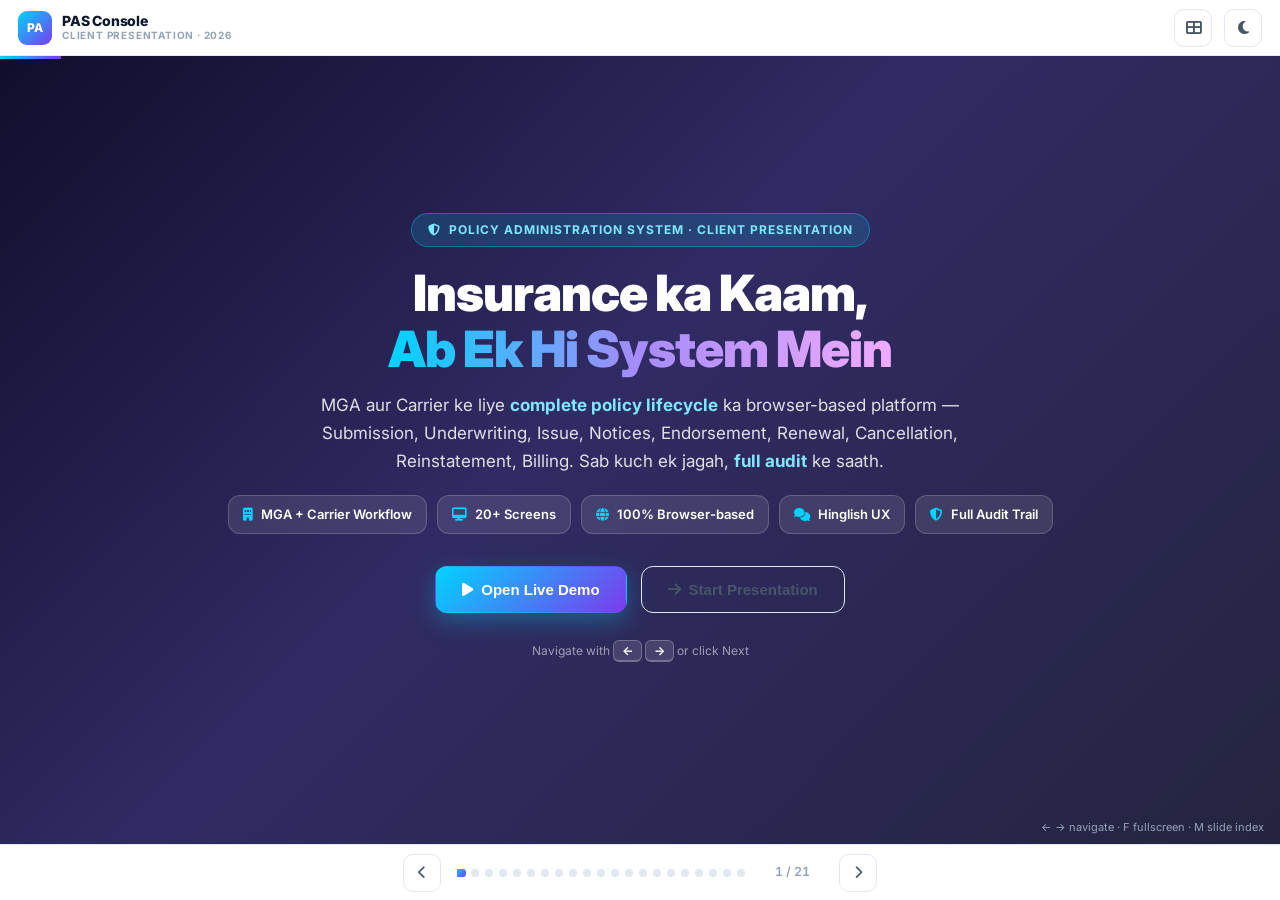
<file: pasPresantationscript.html>
<!DOCTYPE html>
<html lang="hi">
<head>
<meta charset="UTF-8">
<meta name="viewport" content="width=device-width, initial-scale=1.0">
<title>PAS — Client Presentation</title>
<script>try{document.documentElement.setAttribute('data-theme',localStorage.getItem('pas_pres_theme')||(matchMedia('(prefers-color-scheme: dark)').matches?'dark':'light'));}catch(e){}</script>
<link href="https://fonts.googleapis.com/css2?family=Inter:wght@400;500;600;700;800;900&display=swap" rel="stylesheet">
<link rel="stylesheet" href="https://cdnjs.cloudflare.com/ajax/libs/font-awesome/6.5.0/css/all.min.css">
<style>
:root{
  --bg:#f4f6fb; --card:#ffffff; --border:#e2e8f0; --soft:#eef2ff;
  --text:#0f172a; --text-secondary:#475569; --text-muted:#94a3b8;
  --accent:#0099cc; --secondary:#7c3aed; --grad1:#00d4ff; --grad2:#7c3aed;
  --success:#10b981; --warning:#f59e0b; --danger:#ef4444; --info:#3b82f6;
  --shadow:0 6px 24px rgba(2,6,23,.07); --radius:14px;
}
[data-theme="dark"]{
  --bg:#0f172a; --card:#1e293b; --border:#334155; --soft:#16233d;
  --text:#e2e8f0; --text-secondary:#94a3b8; --text-muted:#64748b;
  --accent:#00d4ff; --secondary:#a78bfa;
  --shadow:0 6px 24px rgba(0,0,0,.45);
}
*,*::before,*::after{box-sizing:border-box;margin:0;padding:0}
html{scroll-behavior:smooth}
body{font-family:'Inter',system-ui,-apple-system,'Segoe UI',Roboto,Arial,sans-serif;background:var(--bg);color:var(--text);line-height:1.65;overflow:hidden;transition:background .3s,color .3s}
::-webkit-scrollbar{width:8px;height:8px}
::-webkit-scrollbar-thumb{background:var(--text-muted);border-radius:8px}
::-webkit-scrollbar-track{background:transparent}
kbd{background:var(--soft);border:1px solid var(--border);border-bottom-width:2px;border-radius:6px;padding:2px 8px;font-size:12px;font-family:inherit;font-weight:700;color:var(--text-secondary)}

/* ---------- TOP BAR ---------- */
.topbar{position:fixed;top:0;left:0;right:0;height:56px;background:var(--card);border-bottom:1px solid var(--border);display:flex;align-items:center;gap:12px;padding:0 18px;z-index:100;transition:background .3s,border .3s}
.logo{display:flex;align-items:center;gap:10px}
.logo .lb{width:34px;height:34px;border-radius:9px;background:linear-gradient(135deg,var(--grad1),var(--grad2));color:#fff;display:flex;align-items:center;justify-content:center;font-size:12px;font-weight:800;flex-shrink:0}
.logo .tt{font-size:14px;font-weight:800;letter-spacing:-.2px;line-height:1.1}
.logo .st{font-size:10px;color:var(--text-muted);font-weight:700;text-transform:uppercase;letter-spacing:.8px;display:block;line-height:1.4}
.topbar .spacer{flex:1}
.iconbtn{width:38px;height:38px;border-radius:10px;border:1px solid var(--border);background:transparent;color:var(--text-secondary);cursor:pointer;font-size:15px;display:flex;align-items:center;justify-content:center;transition:all .2s}
.iconbtn:hover{color:var(--accent);border-color:var(--accent)}

/* ---------- PROGRESS ---------- */
.progress{position:fixed;top:56px;left:0;height:3px;background:linear-gradient(90deg,var(--grad1),var(--grad2));width:0%;z-index:101;transition:width .3s ease}

/* ---------- SLIDES ---------- */
.deck{position:fixed;inset:0}
.slide{position:absolute;inset:0;overflow-y:auto;overflow-x:hidden;background:var(--bg);opacity:0;visibility:hidden;transform:translateY(18px) scale(.99);transition:opacity .45s ease,transform .45s ease,visibility 0s linear .45s}
.slide.active{opacity:1;visibility:visible;transform:none;transition:opacity .45s ease,transform .45s ease}
.slide-inner{max-width:1080px;margin:0 auto;padding:84px 36px 110px;min-height:100%;display:flex;flex-direction:column}
.slide-inner.center{align-items:center;justify-content:center;text-align:center}
.slide.active .slide-inner>*{opacity:0;animation:fadeUp .55s ease both}
.slide.active .slide-inner>*:nth-child(1){animation-delay:.05s}
.slide.active .slide-inner>*:nth-child(2){animation-delay:.12s}
.slide.active .slide-inner>*:nth-child(3){animation-delay:.19s}
.slide.active .slide-inner>*:nth-child(4){animation-delay:.26s}
.slide.active .slide-inner>*:nth-child(5){animation-delay:.33s}
.slide.active .slide-inner>*:nth-child(6){animation-delay:.40s}
.slide.active .slide-inner>*:nth-child(7){animation-delay:.47s}
.slide.active .slide-inner>*:nth-child(8){animation-delay:.54s}
@keyframes fadeUp{from{opacity:0;transform:translateY(24px)}to{opacity:1;transform:none}}

/* ---------- SLIDE HEAD ---------- */
.slide-head{display:flex;align-items:center;gap:14px;margin-bottom:26px}
.slide-ico{width:52px;height:52px;border-radius:14px;display:flex;align-items:center;justify-content:center;font-size:20px;color:#fff;background:linear-gradient(135deg,var(--grad1),var(--grad2));box-shadow:0 6px 18px rgba(0,212,255,.28);flex-shrink:0}
.slide-head h2{font-size:26px;font-weight:800;letter-spacing:-.4px;line-height:1.2}
.slide-head .sub{display:block;font-size:12px;font-weight:700;color:var(--text-muted);margin-top:2px;text-transform:uppercase;letter-spacing:.7px}
.slide-head .tagline{display:block;font-size:14px;color:var(--text-secondary);margin-top:5px;font-weight:400;text-transform:none;letter-spacing:0}

/* ---------- CARDS / GRIDS ---------- */
.grid{display:grid;gap:14px}
.grid-2{grid-template-columns:repeat(2,1fr)}
.grid-3{grid-template-columns:repeat(3,1fr)}
.grid-4{grid-template-columns:repeat(4,1fr)}
.card{background:var(--card);border:1px solid var(--border);border-radius:var(--radius);padding:18px;box-shadow:var(--shadow);transition:background .3s,border .3s}
.card.ico .ci{width:40px;height:40px;border-radius:10px;display:flex;align-items:center;justify-content:center;font-size:16px;margin-bottom:10px;color:#fff;flex-shrink:0}
.card h4{font-size:15px;font-weight:700;margin-bottom:6px}
.card p{font-size:13px;color:var(--text-secondary);line-height:1.6}
.card ul{padding-left:18px;color:var(--text-secondary);font-size:13px}
.card li{margin-bottom:4px}

/* ---------- AGENDA ---------- */
.agenda{display:grid;grid-template-columns:1fr 1fr;gap:10px 24px;counter-reset:ag;list-style:none}
.agenda li{counter-increment:ag;display:flex;gap:12px;align-items:center;background:var(--card);border:1px solid var(--border);border-radius:12px;padding:12px 16px;box-shadow:var(--shadow);font-size:13.5px;color:var(--text-secondary);transition:background .3s,border .3s}
.agenda li::before{content:counter(ag);flex-shrink:0;width:26px;height:26px;border-radius:8px;background:linear-gradient(135deg,var(--grad1),var(--grad2));color:#fff;display:flex;align-items:center;justify-content:center;font-size:12px;font-weight:800}
.agenda li b{color:var(--text)}
.agenda li i{color:var(--accent);margin-left:auto;font-size:12px}

/* ---------- FLOW ---------- */
.flow{display:flex;align-items:stretch;gap:6px;flex-wrap:wrap}
.flow .step{background:var(--card);border:1px solid var(--border);border-radius:10px;padding:10px 12px;font-size:12px;font-weight:600;text-align:center;min-width:88px;flex:1;box-shadow:var(--shadow);color:var(--text-secondary);transition:background .3s,border .3s}
.flow .step b{display:block;font-size:11px;font-weight:700;color:var(--text);margin-bottom:2px}
.flow .step.done{border-color:var(--accent);color:var(--accent);background:rgba(0,212,255,.08)}
.flow .step.warn{border-color:var(--warning);color:var(--warning);background:rgba(245,158,11,.1)}
.flow .step.good{border-color:var(--success);color:var(--success);background:rgba(16,185,129,.1)}
.flow .arrow{display:flex;align-items:center;color:var(--text-muted);font-size:12px;flex-shrink:0}
.flow-row{display:flex;align-items:center;gap:8px;flex-wrap:wrap;margin-top:16px;background:var(--soft);border:1px solid var(--border);border-radius:12px;padding:12px 14px;font-size:12px}

/* ---------- TABLE ---------- */
.tbl-wrap{background:var(--card);border:1px solid var(--border);border-radius:var(--radius);box-shadow:var(--shadow);overflow:hidden;transition:background .3s,border .3s}
table{width:100%;border-collapse:collapse;font-size:13.5px}
th,td{padding:11px 14px;text-align:left;border-bottom:1px solid var(--border)}
th{background:var(--soft);font-weight:700;font-size:11.5px;color:var(--text-secondary);text-transform:uppercase;letter-spacing:.5px}
tr:last-child td{border-bottom:none}
tr:hover td{background:var(--soft)}
.total-row td{font-weight:800;background:rgba(0,212,255,.07)}

/* ---------- KPI PREVIEW ---------- */
.kpis{display:grid;grid-template-columns:repeat(4,1fr);gap:12px}
.kpi{background:var(--card);border:1px solid var(--border);border-radius:12px;padding:14px 16px;box-shadow:var(--shadow);transition:background .3s,border .3s}
.kpi .lbl{font-size:10.5px;color:var(--text-muted);font-weight:700;text-transform:uppercase;letter-spacing:.4px}
.kpi .val{font-size:22px;font-weight:800;margin-top:4px}
.kpi .i{float:right;font-size:15px;opacity:.85}

/* ---------- TAGS / CHIPS ---------- */
.tag{display:inline-flex;align-items:center;gap:5px;padding:3px 10px;border-radius:12px;font-size:11px;font-weight:600;white-space:nowrap}
.tag.g{background:rgba(16,185,129,.15);color:#059669}
.tag.y{background:rgba(245,158,11,.15);color:#d97706}
.tag.r{background:rgba(239,68,68,.15);color:#dc2626}
.tag.b{background:rgba(0,212,255,.15);color:#0099cc}
.tag.p{background:rgba(124,58,237,.15);color:#6d28d9}
[data-theme="dark"] .tag.g{color:#6ee7b7;background:rgba(16,185,129,.18)}
[data-theme="dark"] .tag.y{color:#fcd34d;background:rgba(245,158,11,.2)}
[data-theme="dark"] .tag.r{color:#fca5a5;background:rgba(239,68,68,.2)}
[data-theme="dark"] .tag.b{color:#67e8f9;background:rgba(0,212,255,.18)}
[data-theme="dark"] .tag.p{color:#c4b5fd;background:rgba(124,58,237,.25)}

/* ---------- FORMULA / NOTE ---------- */
.formula{font-family:'Courier New',monospace;background:#0f0c29;color:#00d4ff;border-radius:10px;padding:14px 18px;font-size:13px;white-space:pre-wrap;line-height:1.9}
.formula .g{color:#10b981;font-weight:700}
.note{background:rgba(0,212,255,.08);border-left:4px solid var(--accent);padding:12px 16px;border-radius:0 10px 10px 0;font-size:13px;color:var(--text-secondary)}
.note strong{color:var(--accent)}

/* ---------- BUTTONS / DEMO BAR ---------- */
.btn{display:inline-flex;align-items:center;gap:8px;padding:11px 20px;border-radius:10px;border:1px solid transparent;font-size:14px;font-weight:600;cursor:pointer;transition:all .2s;text-decoration:none}
.btn.primary{background:linear-gradient(135deg,var(--grad1),var(--grad2));color:#fff;box-shadow:0 8px 22px rgba(0,212,255,.3)}
.btn.primary:hover{transform:translateY(-2px);box-shadow:0 12px 28px rgba(0,212,255,.42)}
.btn.ghost{background:transparent;border-color:var(--border);color:var(--text-secondary)}
.btn.ghost:hover{border-color:var(--accent);color:var(--accent)}
.btn.small{padding:8px 14px;font-size:12.5px;border-radius:8px}
.btn.big{padding:14px 26px;font-size:15px;border-radius:12px}
.demo-bar{margin-top:auto;display:flex;align-items:center;gap:12px;padding-top:22px;flex-wrap:wrap}
.demo-bar .dlabel{font-size:11.5px;color:var(--text-muted);font-weight:700;text-transform:uppercase;letter-spacing:.6px}

/* ---------- HERO ---------- */
.hero-slide{background:linear-gradient(135deg,#0f0c29 0%,#302b63 45%,#24243e 100%)}
.hero-slide h1{font-size:50px;font-weight:900;letter-spacing:-1px;line-height:1.12;color:#fff;margin-top:18px}
.hero-slide h1 .grad{background:linear-gradient(90deg,#00d4ff,#a78bfa,#f0abfc);-webkit-background-clip:text;background-clip:text;-webkit-text-fill-color:transparent}
.hero-slide .lead{font-size:17px;color:rgba(255,255,255,.85);max-width:700px;margin-top:14px}
.hero-slide .lead strong{color:#7ee8ff}
.badge{display:inline-flex;align-items:center;gap:8px;background:rgba(0,212,255,.15);border:1px solid rgba(0,212,255,.35);color:#7ee8ff;padding:6px 16px;border-radius:30px;font-size:12px;font-weight:700;letter-spacing:1px;text-transform:uppercase}
.chips{display:flex;flex-wrap:wrap;gap:10px;justify-content:center;margin-top:20px}
.chips .chip{display:inline-flex;align-items:center;gap:8px;background:rgba(255,255,255,.1);border:1px solid rgba(255,255,255,.18);padding:8px 14px;border-radius:12px;font-size:13px;font-weight:600;color:#fff}
.chips .chip i{color:#00d4ff}
.cta{display:flex;gap:14px;margin-top:32px;flex-wrap:wrap;justify-content:center}
.hint-hero{margin-top:28px;font-size:12px;color:rgba(255,255,255,.55)}
.hint-hero kbd{background:rgba(255,255,255,.12);border-color:rgba(255,255,255,.25);color:#fff}

/* ---------- CONTROLS ---------- */
.controls{position:fixed;bottom:0;left:0;right:0;height:56px;background:var(--card);border-top:1px solid var(--border);display:flex;align-items:center;justify-content:center;gap:16px;z-index:100;transition:background .3s,border .3s}
.controls .navbtn{width:38px;height:38px;border-radius:10px;border:1px solid var(--border);background:transparent;color:var(--text-secondary);cursor:pointer;display:flex;align-items:center;justify-content:center;transition:all .2s}
.controls .navbtn:hover{color:#fff;background:linear-gradient(135deg,var(--grad1),var(--grad2));border-color:transparent}
.counter{font-size:12.5px;color:var(--text-muted);font-weight:600;min-width:62px;text-align:center;font-variant-numeric:tabular-nums}
.dots{display:flex;gap:6px;max-width:40vw;overflow:hidden;flex-wrap:wrap;justify-content:center}
.dot{width:8px;height:8px;border-radius:50%;background:var(--border);cursor:pointer;transition:all .2s;border:none;padding:0}
.dot.active{background:linear-gradient(135deg,var(--grad1),var(--grad2));transform:scale(1.3)}
.hint{position:fixed;bottom:64px;right:16px;font-size:11px;color:var(--text-muted);z-index:99;pointer-events:none}

/* ---------- INDEX OVERLAY ---------- */
.overlay{position:fixed;inset:0;background:rgba(2,6,23,.6);backdrop-filter:blur(4px);z-index:200;opacity:0;visibility:hidden;transition:all .25s}
.overlay.show{opacity:1;visibility:visible}
.overlay .panel{position:absolute;top:0;right:0;bottom:0;width:340px;max-width:90vw;background:var(--card);padding:20px;overflow-y:auto;transform:translateX(100%);transition:transform .3s;transition:background .3s}
.overlay.show .panel{transform:none}
.overlay .phead{display:flex;align-items:center;justify-content:space-between;margin-bottom:14px}
.overlay .phead h3{font-size:15px;font-weight:800}
.overlay a{display:flex;align-items:center;gap:10px;padding:8px 10px;border-radius:8px;color:var(--text-secondary);text-decoration:none;font-size:13px;transition:all .15s}
.overlay a i{width:18px;text-align:center;color:var(--text-muted);font-size:12px}
.overlay a:hover,.overlay a.active{background:var(--soft);color:var(--accent)}
.overlay a.active i{color:var(--accent)}

/* ---------- RESPONSIVE ---------- */
@media (max-width:760px){
  .grid-2,.grid-3,.grid-4{grid-template-columns:1fr}
  .kpis{grid-template-columns:repeat(2,1fr)}
  .agenda{grid-template-columns:1fr}
  .slide-inner{padding:76px 18px 100px}
  .slide-head h2{font-size:20px}
  .hero-slide h1{font-size:32px}
  .controls .dots{display:none}
  .flow .arrow{display:none}
}
</style>
</head>
<body>

<div class="progress" id="progress"></div>

<!-- TOP BAR -->
<header class="topbar">
  <div class="logo">
    <div class="lb">PA</div>
    <div><div class="tt">PAS Console</div><div class="st">Client Presentation · 2026</div></div>
  </div>
  <div class="spacer"></div>
  <button class="iconbtn" id="indexBtn" title="Slide Index (M)"><i class="fas fa-th-large"></i></button>
  <button class="iconbtn" id="themeToggle" title="Day / Night (T)"><i class="fas fa-moon"></i></button>
</header>

<!-- DECK -->
<main class="deck">

  <!-- 1 · HERO -->
  <section class="slide hero-slide active" id="s1">
    <div class="slide-inner center">
      <div class="badge"><i class="fas fa-shield-halved"></i> Policy Administration System · Client Presentation</div>
      <h1>Insurance ka Kaam,<br><span class="grad">Ab Ek Hi System Mein</span></h1>
      <p class="lead">MGA aur Carrier ke liye <strong>complete policy lifecycle</strong> ka browser-based platform — Submission, Underwriting, Issue, Notices, Endorsement, Renewal, Cancellation, Reinstatement, Billing. Sab kuch ek jagah, <strong>full audit</strong> ke saath.</p>
      <div class="chips">
        <span class="chip"><i class="fas fa-building"></i> MGA + Carrier Workflow</span>
        <span class="chip"><i class="fas fa-desktop"></i> 20+ Screens</span>
        <span class="chip"><i class="fas fa-globe"></i> 100% Browser-based</span>
        <span class="chip"><i class="fas fa-comments"></i> Hinglish UX</span>
        <span class="chip"><i class="fas fa-shield-halved"></i> Full Audit Trail</span>
      </div>
      <div class="cta">
        <button class="btn primary big" onclick="openDemo('index.html')"><i class="fas fa-play"></i> Open Live Demo</button>
        <button class="btn ghost big" onclick="go(1)"><i class="fas fa-arrow-right"></i> Start Presentation</button>
      </div>
      <div class="hint-hero">Navigate with <kbd>←</kbd> <kbd>→</kbd> or click Next</div>
    </div>
  </section>

  <!-- 2 · AGENDA -->
  <section class="slide" id="s2">
    <div class="slide-inner">
      <div class="slide-head">
        <div class="slide-ico"><i class="fas fa-list-check"></i></div>
        <div><h2>Agenda</h2><span class="sub">Aaj hum kya cover karenge</span><span class="tagline">Har section ke end par live demo button hai — screen pe hi chalta hua dikhega.</span></div>
      </div>
      <ol class="agenda">
        <li><b>Problem</b> — Aaj ke insurance operations ki taklifen: scattered data, koi audit trail nahi, slow notice chain, manual premium calculation aur compliance risk — aaj ka poora scenario. <i class="fas fa-arrow-right"></i></li>
        <li><b>Solution</b> — PAS ka concept: ek single system jo poora policy lifecycle, saare workflows aur har event ka audit trail ek jagah sambhalta hai. <i class="fas fa-arrow-right"></i></li>
        <li><b>Architecture</b> — MGA / Carrier model: Full, Limited aur Non-Binding binding authority — kaun kis cheez ka final decision lene layak hai. <i class="fas fa-arrow-right"></i></li>
        <li><b>Policy Lifecycle</b> — Poori journey ek nazar me: New Business → Issue → Active → Endorsement → Renewal → Cancellation → Reinstatement, ek timeline pe. <i class="fas fa-arrow-right"></i></li>
        <li><b>Dashboard</b> — Portfolio ka birds-eye view: 8 KPI cards — active policies, total premium, pending queue, notices, endorsements, cancellations, reinstatements aur waivers. <i class="fas fa-arrow-right"></i></li>
        <li><b>New Business</b> — Submission se issue tak: UW rules (Approve ≥5 / Refer <5 / Decline ≤3), service line, effective date, premium breakdown aur policy issue. <i class="fas fa-arrow-right"></i></li>
        <li><b>Premium</b> — Transparent pricing: base premium, experience modifier, schedule credit, SLA tax aur stamping — har paisa breakdown me, koi hidden charge nahi. <i class="fas fa-arrow-right"></i></li>
        <li><b>Policy Detail</b> — 8 tabs me sab kuch: policy info, coverage, insured, premium, transactions, timeline, documents aur endorsements. <i class="fas fa-arrow-right"></i></li>
        <li><b>Notice Workflow</b> — MGA → Broker → Insured: 8-step notice chain — PAS notice issue karta hai, status har step pe track hota hai, waiver ya response record hota hai. <i class="fas fa-arrow-right"></i></li>
        <li><b>Endorsement Queue</b> — Mid-term changes: chhote changes (typofix, address update, cancellation waiver) system me approve, bade changes manual — sab queue me visible. <i class="fas fa-arrow-right"></i></li>
        <li><b>Cancellation Flow</b> — Queue + MGA confirmation: received request → cancellation queue → reviewed &amp; final decision (accept / decline / lapsed) → policy CANCELLED ya ACTIVE — har step transaction log me. <i class="fas fa-arrow-right"></i></li>
        <li><b>Value</b> — Aapko kya milega: single source of truth, complete audit trail, fast workflows, transparent pricing, integration-ready aur compliance-ready system. <i class="fas fa-arrow-right"></i></li>
      </ol>
      <div class="note" style="margin-top:18px;"><strong>Disclaimer:</strong> Ye ek functional wireframe / demo prototype hai — puri architecture ko isi jaisa develop kiya ja sakta hai. Aaj live demo + complete flow dekhenge.</div>
    </div>
  </section>

  <!-- 3 · PROBLEM -->
  <section class="slide" id="s3">
    <div class="slide-inner">
      <div class="slide-head">
        <div class="slide-ico" style="background:linear-gradient(135deg,#ef4444,#f97316);box-shadow:0 6px 18px rgba(239,68,68,.28);"><i class="fas fa-circle-exclamation"></i></div>
        <div><h2>Problem — Aaj Ka Scenario</h2><span class="sub">Insurance operations me kya dikkat hoti hai</span></div>
      </div>
      <div class="grid grid-3">
        <div class="card ico"><div class="ci" style="background:linear-gradient(135deg,#ef4444,#f97316);"><i class="fas fa-sitemap"></i></div><h4>Scattered Data</h4><p>Policy records alag-alag systems me — quote ek jagah, billing doosri, documents teesri. Koi single source of truth nahi.</p></div>
        <div class="card ico"><div class="ci" style="background:linear-gradient(135deg,#f59e0b,#ef4444);"><i class="fas fa-magnifying-glass"></i></div><h4>Koi Audit Nahi</h4><p>Kaunne kya change kiya, kab kiya — pata hi nahi. Regulatory compliance (SOX / NAIC) ke liye records zaroori hai.</p></div>
        <div class="card ico"><div class="ci" style="background:linear-gradient(135deg,#8b5cf6,#ec4899);"><i class="fas fa-envelope-open-text"></i></div><h4>Slow Notice Chain</h4><p>Renewal / cancellation notices ka MGA → Broker → Insured tracking manual hai — status kahan hai, koi idea nahi.</p></div>
        <div class="card ico"><div class="ci" style="background:linear-gradient(135deg,#0ea5e9,#3b82f6);"><i class="fas fa-calculator"></i></div><h4>Manual Premium</h4><p>Premium calculation Excel / hat se — galtiyan hoti hain, transparency nahi hoti, client ko breakdown nahi dikhata.</p></div>
        <div class="card ico"><div class="ci" style="background:linear-gradient(135deg,#10b981,#0ea5e9);"><i class="fas fa-hourglass-half"></i></div><h4>Slow Workflows</h4><p>Endorsement approval, cancellation, reinstatement — sab me manual chasing, SLA miss hota hai.</p></div>
        <div class="card ico"><div class="ci" style="background:linear-gradient(135deg,#6366f1,#8b5cf6);"><i class="fas fa-scale-balanced"></i></div><h4>Compliance Risk</h4><p>Har transaction ka trail nahi rehta — audit me fail hone ka dar, dispute me proof nahi milta.</p></div>
      </div>
    </div>
  </section>

  <!-- 4 · SOLUTION -->
  <section class="slide" id="s4">
    <div class="slide-inner">
      <div class="slide-head">
        <div class="slide-ico"><i class="fas fa-wand-magic-sparkles"></i></div>
        <div><h2>Solution — PAS kya hai</h2><span class="sub">Ek system, sab kuch</span></div>
      </div>
      <div class="grid grid-3">
        <div class="card ico"><div class="ci" style="background:linear-gradient(135deg,#00d4ff,#3b82f6);"><i class="fas fa-cubes"></i></div><h4>Single Source of Truth</h4><p>Quote = master record. Policy ki poori journey ek hi jagah — details, coverage, premium, versions, timeline.</p></div>
        <div class="card ico"><div class="ci" style="background:linear-gradient(135deg,#7c3aed,#ec4899);"><i class="fas fa-diagram-project"></i></div><h4>Complete Lifecycle</h4><p>Submission → UW → Issue → Active → Notice / Endorse / Renew / Cancel / Reinstate — sab workflows built-in.</p></div>
        <div class="card ico"><div class="ci" style="background:linear-gradient(135deg,#10b981,#00d4ff);"><i class="fas fa-file-signature"></i></div><h4>Har Event Ka Transaction</h4><p>Har action ek transaction + event banata hai — correlation ID ke saath, poora trail preserve hota hai.</p></div>
        <div class="card ico"><div class="ci" style="background:linear-gradient(135deg,#f59e0b,#ef4444);"><i class="fas fa-bell"></i></div><h4>Notice Workflow Engine</h4><p>Notices PAS → MGA → Broker → Insured jaati hain. PAS decide nahi karta — return decision record karta hai.</p></div>
        <div class="card ico"><div class="ci" style="background:linear-gradient(135deg,#0ea5e9,#8b5cf6);"><i class="fas fa-plug"></i></div><h4>Integration Ready</h4><p>Integration Monitor + API Log — har external service ka health aur har call ka request/response payload visible.</p></div>
        <div class="card ico"><div class="ci" style="background:linear-gradient(135deg,#22d3ee,#10b981);"><i class="fas fa-desktop"></i></div><h4>Browser-based</h4><p>Koi installation nahi — internet wale device se kholo aur use karo. Pure frontend demo, production-ready build possible.</p></div>
      </div>
      <div class="note" style="margin-top:18px;"><strong>Design Principle:</strong> PAS "decider" nahi hai — wo <strong>system of record + workflow engine</strong> hai. Reason, decisions, confirmations sab external (MGA / Broker / Insured) se aate hain; PAS record karta hai, execute karta hai, aur har cheez audit karta hai.</div>
    </div>
  </section>

  <!-- 5 · ARCHITECTURE -->
  <section class="slide" id="s5">
    <div class="slide-inner">
      <div class="slide-head">
        <div class="slide-ico"><i class="fas fa-cubes-stacked"></i></div>
        <div><h2>Architecture &amp; MGA Model</h2><span class="sub">System kaise bana hai + MGA ka authority model</span></div>
      </div>
      <div class="grid grid-2" style="margin-bottom:16px;">
        <div class="card ico"><div class="ci" style="background:linear-gradient(135deg,#00d4ff,#3b82f6);"><i class="fas fa-code"></i></div><h4>Single-page App</h4><p>HTML + CSS + JS — ek hi page me 20+ screens, JS routing se navigate hota hai. Data localStorage me persist hota hai.</p></div>
        <div class="card ico"><div class="ci" style="background:linear-gradient(135deg,#7c3aed,#ec4899);"><i class="fas fa-database"></i></div><h4>Data Model</h4><p>Quotes, Transactions, Notices, Endorsement Requests, Billing Schedules, Activities &amp; Audit — sab structured records, append-only transactions.</p></div>
        <div class="card ico"><div class="ci" style="background:linear-gradient(135deg,#10b981,#0ea5e9);"><i class="fas fa-chart-bar"></i></div><h4>Charts Zero Library</h4><p>Dashboard analytics pure CSS se — koi chart library nahi, lightweight aur fast. Premium by LOB, status distribution, pipeline etc.</p></div>
        <div class="card ico"><div class="ci" style="background:linear-gradient(135deg,#f59e0b,#ef4444);"><i class="fas fa-link"></i></div><h4>Event-driven</h4><p>Har lifecycle action transaction + event publish karta hai — correlation ID se end-to-end trace hota hai (API Log me).</p></div>
      </div>
      <div class="tbl-wrap">
        <table>
          <thead><tr><th>MGA Authority Tier</th><th>Bind Limit</th><th>Carrier ki zaroorat</th></tr></thead>
          <tbody>
            <tr><td><span class="tag g">Tier 1 · Full</span></td><td>$1M limit / $500K premium tak</td><td>Sirf annual audit</td></tr>
            <tr><td><span class="tag y">Tier 2 · Limited</span></td><td>$500K limit / $250K premium tak</td><td>Quarterly review</td></tr>
            <tr><td><span class="tag r">Tier 3 · Non-Binding</span></td><td>Sirf quote</td><td>Har submission par</td></tr>
          </tbody>
        </table>
      </div>
      <div class="note" style="margin-top:14px;"><strong>MGA decision:</strong> Approve (authority ke andar) · Refer to Carrier (authority se bahar) · Decline (unacceptable risk). Ye authority model BAA (Binding Authority Agreement) se aata hai.</div>
    </div>
  </section>

  <!-- 6 · LIFECYCLE -->
  <section class="slide" id="s6">
    <div class="slide-inner">
      <div class="slide-head">
        <div class="slide-ico"><i class="fas fa-route"></i></div>
        <div><h2>Complete Policy Lifecycle</h2><span class="sub">Ek policy ki poori journey</span></div>
      </div>
      <div class="flow">
        <div class="step good"><b>1 · Submission</b>Broker se 5-step wizard</div>
        <div class="arrow"><i class="fas fa-chevron-right"></i></div>
        <div class="step warn"><b>2 · UW Queue</b>Risk score 1–10</div>
        <div class="arrow"><i class="fas fa-chevron-right"></i></div>
        <div class="step good"><b>3 · Bind &amp; Issue</b>Policy number + billing</div>
        <div class="arrow"><i class="fas fa-chevron-right"></i></div>
        <div class="step done"><b>4 · ACTIVE Policy</b>Lifecycle shuru</div>
      </div>
      <div class="flow" style="margin-top:10px;">
        <div class="step"><b><i class="fas fa-bell"></i> Notice Mgmt</b>Renewal / offers chain</div>
        <div class="arrow"><i class="fas fa-chevron-right"></i></div>
        <div class="step"><b><i class="fas fa-pen-nib"></i> Endorsement</b>Mid-term changes queue</div>
        <div class="arrow"><i class="fas fa-chevron-right"></i></div>
        <div class="step"><b><i class="fas fa-sync-alt"></i> Renewal</b>Naya term, nayi premium</div>
        <div class="arrow"><i class="fas fa-chevron-right"></i></div>
        <div class="step"><b><i class="fas fa-ban"></i> Cancellation</b>Queue + MGA confirm</div>
        <div class="arrow"><i class="fas fa-chevron-right"></i></div>
        <div class="step"><b><i class="fas fa-rotate-left"></i> Reinstatement</b>30-day window + $250 fee</div>
      </div>
      <div class="note" style="margin-top:16px;"><strong>Har step ek transaction:</strong> ISSUE · ENDORSEMENT · RENEWAL · CANCELLATION · REINSTATEMENT — append-only record + event, jo poori history timeline me dikhta hai. Ye hi compliance ka proof hai.</div>
      <div class="demo-bar">
        <span class="dlabel">Live dekhen:</span>
        <button class="btn primary small" onclick="openDemo('index.html')"><i class="fas fa-play"></i> Open Live Demo</button>
        <button class="btn ghost small" onclick="go(10)"><i class="fas fa-eye"></i> Notice Workflow Slide</button>
      </div>
    </div>
  </section>

  <!-- 7 · DASHBOARD -->
  <section class="slide" id="s7">
    <div class="slide-inner">
      <div class="slide-head">
        <div class="slide-ico"><i class="fas fa-gauge-high"></i></div>
        <div><h2>Dashboard — Portfolio ka Nazariya</h2><span class="sub">Ek screen pe poora business</span></div>
      </div>
      <div class="kpis">
        <div class="kpi"><span class="i" style="color:var(--info);"><i class="fas fa-check-circle"></i></span><div class="lbl">Approved to Issue</div><div class="val">0</div></div>
        <div class="kpi"><span class="i" style="color:var(--success);"><i class="fas fa-file-contract"></i></span><div class="lbl">Active Policies</div><div class="val">0</div></div>
        <div class="kpi"><span class="i" style="color:var(--secondary);"><i class="fas fa-dollar-sign"></i></span><div class="lbl">In-Force Premium</div><div class="val">$0</div></div>
        <div class="kpi"><span class="i" style="color:var(--accent);"><i class="fas fa-chart-line"></i></span><div class="lbl">Avg Premium</div><div class="val">$0</div></div>
        <div class="kpi"><span class="i" style="color:var(--warning);"><i class="fas fa-bell"></i></span><div class="lbl">Pending Notices</div><div class="val">0</div></div>
        <div class="kpi"><span class="i" style="color:var(--danger);"><i class="fas fa-hourglass-half"></i></span><div class="lbl">Pending Decisions</div><div class="val">0</div></div>
        <div class="kpi"><span class="i" style="color:var(--warning);"><i class="fas fa-sync-alt"></i></span><div class="lbl">Renewals Due 30d</div><div class="val">0</div></div>
        <div class="kpi"><span class="i" style="color:var(--secondary);"><i class="fas fa-pen-alt"></i></span><div class="lbl">Open Endorse Reqs</div><div class="val">0</div></div>
      </div>
      <div class="note" style="margin-top:16px;"><strong>8 KPI + 6 analytics charts:</strong> Premium by LOB · Policy Status Distribution · Transaction Volume · Top Agents · Notice Pipeline · Endorsement Requests — sab live data se calculate hote hain.</div>
      <div class="demo-bar">
        <span class="dlabel">Live dekhen:</span>
        <button class="btn primary small" onclick="openDemo('index.html')"><i class="fas fa-play"></i> Dashboard Screen</button>
      </div>
    </div>
  </section>

  <!-- 8 · NEW BUSINESS -->
  <section class="slide" id="s8">
    <div class="slide-inner">
      <div class="slide-head">
        <div class="slide-ico"><i class="fas fa-file-circle-plus"></i></div>
        <div><h2>New Business Flow</h2><span class="sub">Submission se Active Policy tak</span></div>
      </div>
      <div class="flow">
        <div class="step"><b>Submission</b>5-step wizard: Insured → Coverage → Details → Premium → Review</div>
        <div class="arrow"><i class="fas fa-chevron-right"></i></div>
        <div class="step warn"><b>UW Review</b>Risk score 1–10</div>
        <div class="arrow"><i class="fas fa-chevron-right"></i></div>
        <div class="step"><b>Decision</b>Approve / Refer / Decline</div>
        <div class="arrow"><i class="fas fa-chevron-right"></i></div>
        <div class="step good"><b>Bind &amp; Issue</b>Policy number + coverage shuru</div>
        <div class="arrow"><i class="fas fa-chevron-right"></i></div>
        <div class="step done"><b>ACTIVE</b>Billing schedule + documents</div>
      </div>
      <div class="grid grid-3" style="margin-top:16px;">
        <div class="card"><h4><span class="tag g" style="margin-right:6px;">Approve</span></h4><p>UW score <b>≥ 5</b> → authority ke andar bind karo.</p></div>
        <div class="card"><h4><span class="tag y" style="margin-right:6px;">Refer</span></h4><p>Score <b>&lt; 5</b> ya premium <b>&gt; $500K</b> → senior UW ko.</p></div>
        <div class="card"><h4><span class="tag r" style="margin-right:6px;">Decline</span></h4><p>Score <b>≤ 3</b> → reason ke saath reject.</p></div>
      </div>
      <div class="note" style="margin-top:16px;"><strong>Issue hone par kya hota hai:</strong> Policy number generate → quote status ACTIVE → premium breakdown + billing schedule (installments) → documents list → ISSUE transaction + event. Sab ek click me.</div>
      <div class="demo-bar">
        <span class="dlabel">Live dekhen:</span>
        <button class="btn primary small" onclick="openDemo('index.html')"><i class="fas fa-play"></i> Quotes / New Submission</button>
      </div>
    </div>
  </section>

  <!-- 9 · PREMIUM -->
  <section class="slide" id="s9">
    <div class="slide-inner">
      <div class="slide-head">
        <div class="slide-ico"><i class="fas fa-calculator"></i></div>
        <div><h2>Transparent Premium Calculation</h2><span class="sub">Client ko dikho ki price kyun hai — breakdown ke saath</span></div>
      </div>
      <div class="formula">Base Premium × Experience Mod × (1 − Schedule Credit) = Premium Subtotal
Subtotal + SLA Tax + Stamping Fee = <span class="g">Total Annual Premium</span></div>
      <div class="tbl-wrap" style="margin-top:14px;">
        <table>
          <thead><tr><th>Component</th><th>Amount</th><th>Kya hai</th></tr></thead>
          <tbody>
            <tr><td>Base Premium</td><td>$98,000</td><td>Rating basis: Gross Revenue $12.5M</td></tr>
            <tr><td>Experience Mod (0.92)</td><td>−$7,840</td><td>Loss history adjustment</td></tr>
            <tr><td>Schedule Credit (−5%)</td><td>−$4,508</td><td>UW discretionary adjustment</td></tr>
            <tr><td><b>Premium Subtotal</b></td><td><b>$85,652</b></td><td>Pure risk premium</td></tr>
            <tr><td>SLA Tax (3.6%)</td><td>+$3,528</td><td>Statutory surplus lines tax</td></tr>
            <tr><td>Stamping Fee (1.5%)</td><td>+$1,470</td><td>State filing fee</td></tr>
            <tr class="total-row"><td>Total Annual Premium</td><td>$125,000</td><td>Billed amount (live demo me POL-2026-001)</td></tr>
          </tbody>
        </table>
      </div>
      <div class="note" style="margin-top:14px;"><strong>Why it matters:</strong> Har kyun, har rupaya explain karta hai — regulatory requirement bhi, client trust bhi. Renewal / Endorsement par current vs proposed comparison table bhi dikhta hai.</div>
    </div>
  </section>

  <!-- 10 · POLICY DETAIL -->
  <section class="slide" id="s10">
    <div class="slide-inner">
      <div class="slide-head">
        <div class="slide-ico"><i class="fas fa-folder-open"></i></div>
        <div><h2>Policy Detail — 8 Tabs</h2><span class="sub">Ek policy, sab kuch ek click me</span></div>
      </div>
      <div class="grid grid-4">
        <div class="card ico"><div class="ci" style="background:linear-gradient(135deg,#00d4ff,#3b82f6);"><i class="fas fa-circle-info"></i></div><h4>Details</h4><p>Insured, FEIN, dates, term, UW, agent, MGA — poora header.</p></div>
        <div class="card ico"><div class="ci" style="background:linear-gradient(135deg,#10b981,#0ea5e9);"><i class="fas fa-shield-halved"></i></div><h4>Coverages</h4><p>Coverage, limit, deductible, rating basis.</p></div>
        <div class="card ico"><div class="ci" style="background:linear-gradient(135deg,#f59e0b,#ef4444);"><i class="fas fa-dollar-sign"></i></div><h4>Premium</h4><p>Full breakdown — base se total tak.</p></div>
        <div class="card ico"><div class="ci" style="background:linear-gradient(135deg,#7c3aed,#ec4899);"><i class="fas fa-code-branch"></i></div><h4>Versions</h4><p>Policy ke naye versions / endorsements.</p></div>
        <div class="card ico"><div class="ci" style="background:linear-gradient(135deg,#0ea5e9,#8b5cf6);"><i class="fas fa-timeline"></i></div><h4>Timeline</h4><p>Poori transaction history — approval se ab tak.</p></div>
        <div class="card ico"><div class="ci" style="background:linear-gradient(135deg,#8b5cf6,#ec4899);"><i class="fas fa-file-lines"></i></div><h4>Documents</h4><p>Category-wise files: app, policy, certificates.</p></div>
        <div class="card ico"><div class="ci" style="background:linear-gradient(135deg,#6366f1,#8b5cf6);"><i class="fas fa-sticky-note"></i></div><h4>Notes</h4><p>UW / billing / claims notes timestamps ke saath.</p></div>
        <div class="card ico"><div class="ci" style="background:linear-gradient(135deg,#ef4444,#f97316);"><i class="fas fa-magnifying-glass-chart"></i></div><h4>Audit</h4><p>Is policy par hua har change — old → new value.</p></div>
      </div>
      <div class="demo-bar">
        <span class="dlabel">Live dekhen:</span>
        <button class="btn primary small" onclick="openDemo('index.html')"><i class="fas fa-play"></i> Policy Details</button>
      </div>
    </div>
  </section>

  <!-- 11 · NOTICE -->
  <section class="slide" id="s11">
    <div class="slide-inner">
      <div class="slide-head">
        <div class="slide-ico"><i class="fas fa-bell"></i></div>
        <div><h2>Notice Management — MGA → Broker → Insured</h2><span class="sub">Confirmation chain, full tracking ke saath</span></div>
      </div>
      <div class="flow">
        <div class="step"><b>DRAFT</b></div><div class="arrow"><i class="fas fa-chevron-right"></i></div>
        <div class="step"><b>GENERATED</b></div><div class="arrow"><i class="fas fa-chevron-right"></i></div>
        <div class="step"><b>SENT</b></div><div class="arrow"><i class="fas fa-chevron-right"></i></div>
        <div class="step"><b>MGA ACK</b></div><div class="arrow"><i class="fas fa-chevron-right"></i></div>
        <div class="step"><b>WITH BROKER</b></div><div class="arrow"><i class="fas fa-chevron-right"></i></div>
        <div class="step"><b>INSURED REVIEW</b></div><div class="arrow"><i class="fas fa-chevron-right"></i></div>
        <div class="step"><b>INSURED DECISION</b></div><div class="arrow"><i class="fas fa-chevron-right"></i></div>
        <div class="step good"><b>ACCEPT / REJECT</b></div>
      </div>
      <div class="flow-row"><span class="step">ACCEPTED / REJECTED</span><span class="arrow"><i class="fas fa-chevron-right"></i></span><span class="step">EXECUTED (renewal executes)</span><span class="arrow" style="margin-left:14px;"><i class="fas fa-chevron-right"></i></span><span class="step">Ya</span><span class="arrow"><i class="fas fa-chevron-right"></i></span><span class="step">EXPIRED (no response)</span></div>
      <div class="note" style="margin-top:16px;"><strong>Key Principle:</strong> PAS notice <b>generate aur send</b> karta hai; Insured <b>confirm</b> karta hai; PAS wapas aaya decision <b>record</b> karta hai (Receive MGA Revert). Accept hone par renewal execute hota hai. Har stage ki timeline append-only hoti hai.</div>
      <div class="demo-bar">
        <span class="dlabel">Live dekhen:</span>
        <button class="btn primary small" onclick="openDemo('index.html')"><i class="fas fa-play"></i> Notice Management</button>
      </div>
    </div>
  </section>

  <!-- 12 · ENDORSEMENT -->
  <section class="slide" id="s12">
    <div class="slide-inner">
      <div class="slide-head">
        <div class="slide-ico"><i class="fas fa-pen-nib"></i></div>
        <div><h2>Endorsement Request Queue</h2><span class="sub">Mid-term changes — structured pipeline</span></div>
      </div>
      <div class="flow">
        <div class="step"><b>MGA API</b>Request aaya</div><div class="arrow"><i class="fas fa-chevron-right"></i></div>
        <div class="step"><b>RECEIVED</b></div><div class="arrow"><i class="fas fa-chevron-right"></i></div>
        <div class="step"><b>VALIDATED</b></div><div class="arrow"><i class="fas fa-chevron-right"></i></div>
        <div class="step"><b>ASSIGNED</b></div><div class="arrow"><i class="fas fa-chevron-right"></i></div>
        <div class="step warn"><b>IN_REVIEW</b></div><div class="arrow"><i class="fas fa-chevron-right"></i></div>
        <div class="step"><b>APPROVED / REJECTED</b></div><div class="arrow"><i class="fas fa-chevron-right"></i></div>
        <div class="step good"><b>PROCESSED → COMPLETED</b></div>
      </div>
      <div class="grid grid-2" style="margin-top:16px;">
        <div class="card"><h4><i class="fas fa-arrows-left-right" style="color:var(--accent);"></i> Current vs Proposed</h4><p>Har request me comparison table — limit, deductible, premium change, reason. Reviewer ko sab clear dikhta hai.</p></div>
        <div class="card"><h4><i class="fas fa-fingerprint" style="color:var(--secondary);"></i> Correlation ID</h4><p>Har request ek trace ID ke saath — transaction, event, aur API log tak end-to-end track hota hai. Priority High / Medium / Low ke saath.</p></div>
      </div>
      <div class="note" style="margin-top:16px;"><strong>Premium impact:</strong> Endorsement type ke hisaab se premium ka increase / decrease pehle hi dikhaya jaata hai — approval ke baad pro-rata apply hota hai aur ENDORSEMENT transaction banta hai.</div>
      <div class="demo-bar">
        <span class="dlabel">Live dekhen:</span>
        <button class="btn primary small" onclick="openDemo('index.html')"><i class="fas fa-play"></i> Endorsement Queue</button>
      </div>
    </div>
  </section>

  <!-- 13 · RENEWAL -->
  <section class="slide" id="s13">
    <div class="slide-inner">
      <div class="slide-head">
        <div class="slide-ico"><i class="fas fa-sync-alt"></i></div>
        <div><h2>Renewal</h2><span class="sub">Naya term, nayi premium — offer ke saath</span></div>
      </div>
      <div class="grid grid-3">
        <div class="card"><h4><span class="tag g">Approve as Proposed</span></h4><p>UW ne rate adequate mana — offer MGA ko jaata hai as-is.</p></div>
        <div class="card"><h4><span class="tag y">Approve with Changes</span></h4><p>Premium / coverage adjust karke offer bhejo — current vs proposed table.</p></div>
        <div class="card"><h4><span class="tag r">Decline Renewal</span></h4><p>Policy term end par EXPIRED ho jaayegi.</p></div>
      </div>
      <div class="grid grid-2" style="margin-top:14px;">
        <div class="card"><h4><i class="fas fa-calendar-check" style="color:var(--success);"></i> 30-Day Window</h4><p>Expiration se 30 din pehle window khulti hai — tabhi Renewal button active hota hai.</p></div>
        <div class="card"><h4><i class="fas fa-list-ol" style="color:var(--secondary);"></i> Multiple Offers</h4><p>Offer 1, Offer 2... — decline ya no-response par naya offer ban sakta hai, jab tak policy ACTIVE hai.</p></div>
      </div>
      <div class="note" style="margin-top:14px;"><strong>Renewal ka rasta:</strong> UW decision → offer generate → notice chain (MGA → Broker → Insured) → insured ACCEPT → RENEWAL transaction + naye term. Expired policy bhi "Mark as Expired" se handle hoti hai.</div>
      <div class="demo-bar">
        <span class="dlabel">Live dekhen:</span>
        <button class="btn primary small" onclick="openDemo('index.html')"><i class="fas fa-play"></i> Renewal Screen</button>
      </div>
    </div>
  </section>

  <!-- 14 · CANCELLATION -->
  <section class="slide" id="s14">
    <div class="slide-inner">
      <div class="slide-head">
        <div class="slide-ico" style="background:linear-gradient(135deg,#ef4444,#f97316);box-shadow:0 6px 18px rgba(239,68,68,.28);"><i class="fas fa-ban"></i></div>
        <div><h2>Cancellation — Queue Based Flow</h2><span class="sub">Reason MGA deta hai, PAS record karta hai, MGA confirm karta hai</span></div>
      </div>
      <div class="flow">
        <div class="step"><b>Request Received</b>Reason auto-filled (MGA)</div>
        <div class="arrow"><i class="fas fa-chevron-right"></i></div>
        <div class="step"><b>Type Auto-Applied</b>Pro-Rata / Short Rate</div>
        <div class="arrow"><i class="fas fa-chevron-right"></i></div>
        <div class="step"><b>Transaction Created</b>Preliminary calc</div>
        <div class="arrow"><i class="fas fa-chevron-right"></i></div>
        <div class="step warn"><b>Cancellation Queue</b>Review</div>
        <div class="arrow"><i class="fas fa-chevron-right"></i></div>
        <div class="step"><b>Reviewed &amp; Final Cancellation</b>ACCEPT / DECLINE / Lapsed</div>
        <div class="arrow"><i class="fas fa-chevron-right"></i></div>
        <div class="step good"><b>Policy Cancelled</b>Final recalc + txn COMPLETED</div>
      </div>
      <div class="grid grid-3" style="margin-top:16px;">
        <div class="card"><h4><span class="tag b">Pro-Rata</span></h4><p>Time proportionate — carrier / UW cancel. App default.</p></div>
        <div class="card"><h4><span class="tag y">Short Rate</span></h4><p>Return = unearned × 90% — insured khud cancel kare.</p></div>
        <div class="card"><h4><span class="tag g">Flat</span></h4><p>100% return — policy never in force.</p></div>
      </div>
      <div class="note" style="margin-top:14px;"><strong>Rules:</strong> Reason field <b>readonly</b> hai — MGA/Broker/Billing/UW se auto aata hai, PAS decide nahi karta. DECLINE / no response par policy ACTIVE rehti hai aur transaction VOIDED. <b>Notice raise nahi hota.</b> Return premium = unearned premium (due balance ke saath).</div>
      <div class="demo-bar">
        <span class="dlabel">Explore karein:</span>
        <button class="btn primary small" onclick="openDemo('index.html')"><i class="fas fa-play"></i> Cancellation Screen</button>
        <button class="btn ghost small" onclick="openDemo('CancelPolicy.html')"><i class="fas fa-book"></i> Cancel Types Doc</button>
      </div>
    </div>
  </section>

  <!-- 15 · REINSTATEMENT -->
  <section class="slide" id="s15">
    <div class="slide-inner">
      <div class="slide-head">
        <div class="slide-ico"><i class="fas fa-rotate-left"></i></div>
        <div><h2>Reinstatement</h2><span class="sub">Cancelled policy ko wapas zinda karo</span></div>
      </div>
      <div class="grid grid-3">
        <div class="card"><h4><i class="fas fa-hourglass-half" style="color:var(--warning);"></i> 30-Day Window</h4><p>Cancellation ke 30 din ke andar reinstatement ho sakta hai — nayi underwriting ki zaroorat nahi.</p></div>
        <div class="card"><h4><i class="fas fa-dollar-sign" style="color:var(--success);"></i> $250 Fee + Past Due</h4><p>Reinstatement fee + outstanding balance = Total Due Today. Payment clear hone par policy ACTIVE.</p></div>
        <div class="card"><h4><i class="fas fa-calendar-days" style="color:var(--accent);"></i> Coverage Gap Check</h4><p>System check karta hai ki gap 30 din ke andar hai ya nahi — gap 0d dikhta hai agar window me ho.</p></div>
      </div>
      <div class="note" style="margin-top:16px;"><strong>Benefit:</strong> Policy ki original terms + continuous history preserve rehti hai — naya application, nayi UW, naye documents nahi lagte. Reinstatement notice MGA chain se confirm hota hai.</div>
      <div class="demo-bar">
        <span class="dlabel">Live dekhen:</span>
        <button class="btn primary small" onclick="openDemo('index.html')"><i class="fas fa-play"></i> Reinstatement Screen</button>
      </div>
    </div>
  </section>

  <!-- 16 · BILLING -->
  <section class="slide" id="s16">
    <div class="slide-inner">
      <div class="slide-head">
        <div class="slide-ico"><i class="fas fa-credit-card"></i></div>
        <div><h2>Billing</h2><span class="sub">Plans, installments aur collection rules</span></div>
      </div>
      <div class="flow">
        <div class="step good"><b>Annual</b></div>
        <div class="step"><b>Semi-Annual</b></div>
        <div class="step"><b>Quarterly</b>Default</div>
        <div class="step warn"><b>Monthly</b>+ interest</div>
      </div>
      <div class="grid grid-3" style="margin-top:16px;">
        <div class="card"><h4><i class="fas fa-shield" style="color:var(--accent);"></i> Grace Period</h4><p>Due date ke baad <b>10 din</b> grace — is window me payment ho to late fee nahi.</p></div>
        <div class="card"><h4><i class="fas fa-percent" style="color:var(--danger);"></i> Late Fee</h4><p>Grace ke baad <b>1.5% / month</b> (≈18% APR) apply hota hai.</p></div>
        <div class="card"><h4><i class="fas fa-ban" style="color:var(--warning);"></i> Non-Payment</h4><p>10-day notice ke baad cancellation process — billing status se trigger hota hai.</p></div>
      </div>
      <div class="note" style="margin-top:14px;"><strong>Visibility:</strong> Policy detail me billing schedule — installment-wise due date, amount, payment method, status (Upcoming / Paid / Overdue). Overdue balances cancellation ke time automatically dikhte hain.</div>
      <div class="demo-bar">
        <span class="dlabel">Live dekhen:</span>
        <button class="btn primary small" onclick="openDemo('index.html')"><i class="fas fa-play"></i> Billing Screen</button>
      </div>
    </div>
  </section>

  <!-- 17 · INTEGRATION -->
  <section class="slide" id="s17">
    <div class="slide-inner">
      <div class="slide-head">
        <div class="slide-ico"><i class="fas fa-plug"></i></div>
        <div><h2>Integration Monitor + API Log</h2><span class="sub">Har service ka health, har call ka proof</span></div>
      </div>
      <div class="grid grid-3">
        <div class="card ico"><div class="ci" style="background:linear-gradient(135deg,#10b981,#0ea5e9);"><i class="fas fa-heart-pulse"></i></div><h4>Integration Monitor</h4><p>PAS · CRM · Billing · Claims · Compliance · Reporting — har service ka status aur last sync time real-time.</p></div>
        <div class="card ico"><div class="ci" style="background:linear-gradient(135deg,#00d4ff,#3b82f6);"><i class="fas fa-arrows-left-right"></i></div><h4>Inbound / Outbound</h4><p>Har API call ka direction, endpoint, method, status code, duration aur retries — sab log me.</p></div>
        <div class="card ico"><div class="ci" style="background:linear-gradient(135deg,#7c3aed,#ec4899);"><i class="fas fa-fingerprint"></i></div><h4>Correlation ID</h4><p>Ek business operation ki saari calls ek trace ID se judi — debugging aur audit me turant milta hai.</p></div>
      </div>
      <div class="note" style="margin-top:16px;"><strong>Payload view:</strong> Request / response ka full JSON payload dekh sakte hain — kaunne kya bheja, kya mila. Yehi traceability compliance aur troubleshooting dono ka kaam karti hai.</div>
      <div class="demo-bar">
        <span class="dlabel">Live dekhen:</span>
        <button class="btn primary small" onclick="openDemo('index.html')"><i class="fas fa-play"></i> Integration Monitor</button>
        <button class="btn ghost small" onclick="openDemo('index.html')"><i class="fas fa-code"></i> API Log</button>
      </div>
    </div>
  </section>

  <!-- 18 · AUDIT -->
  <section class="slide" id="s18">
    <div class="slide-inner">
      <div class="slide-head">
        <div class="slide-ico"><i class="fas fa-gavel"></i></div>
        <div><h2>Audit Trail &amp; Compliance</h2><span class="sub">Har cheez ka proof — jo kabhi nahi mitata</span></div>
      </div>
      <div class="grid grid-2">
        <div class="card"><h4><i class="fas fa-history" style="color:var(--accent);"></i> Activity Log</h4><p>User-friendly feed — kaunne kya kiya, kab kiya. Operations visibility ke liye.</p></div>
        <div class="card"><h4><i class="fas fa-magnifying-glass-chart" style="color:var(--secondary);"></i> Audit Log</h4><p>Immutable, append-only records — timestamp, user, entity, field, <b>old → new value</b>. Kuch bhi change hota hai to proof rehta hai.</p></div>
        <div class="card"><h4><i class="fas fa-scale-balanced" style="color:var(--success);"></i> SOX / NAIC Ready</h4><p>Regulatory compliance ke liye mandatory — har transaction aur change track hota hai.</p></div>
        <div class="card"><h4><i class="fas fa-database" style="color:var(--warning);"></i> 5-Year Retention</h4><p>Audit records long-term preserve hote hain — dispute me turant proof milta hai.</p></div>
      </div>
      <div class="note" style="margin-top:14px;"><strong>Demo highlight:</strong> Cancellation / Endorsement / Renewal — koi bhi action karo aur Activity &amp; Audit screen me ekdum naya entry dekh lo. Yehi PAS ko "production-grade" feel deta hai.</div>
      <div class="demo-bar">
        <span class="dlabel">Live dekhen:</span>
        <button class="btn primary small" onclick="openDemo('index.html')"><i class="fas fa-play"></i> Activities &amp; Audit</button>
      </div>
    </div>
  </section>

  <!-- 19 · REPORTS -->
  <section class="slide" id="s19">
    <div class="slide-inner">
      <div class="slide-head">
        <div class="slide-ico"><i class="fas fa-chart-pie"></i></div>
        <div><h2>Reports &amp; Analytics</h2><span class="sub">Management decisions ke liye data</span></div>
      </div>
      <div class="grid grid-3">
        <div class="card ico"><div class="ci" style="background:linear-gradient(135deg,#00d4ff,#3b82f6);"><i class="fas fa-building-columns"></i></div><h4>Premium by LOB</h4><p>Har line of business ka premium distribution.</p></div>
        <div class="card ico"><div class="ci" style="background:linear-gradient(135deg,#10b981,#0ea5e9);"><i class="fas fa-arrows-split-up-and-left"></i></div><h4>Quote Status</h4><p>Active / Approved / Cancelled / Expired distribution.</p></div>
        <div class="card ico"><div class="ci" style="background:linear-gradient(135deg,#f59e0b,#ef4444);"><i class="fas fa-user-tie"></i></div><h4>UW Performance</h4><p>UW-wise volume, approvals, turnaround.</p></div>
        <div class="card ico"><div class="ci" style="background:linear-gradient(135deg,#ef4444,#f97316);"><i class="fas fa-clock"></i></div><h4>Aging Receivables</h4><p>Overdue balances by aging bucket.</p></div>
        <div class="card ico"><div class="ci" style="background:linear-gradient(135deg,#7c3aed,#ec4899);"><i class="fas fa-repeat"></i></div><h4>Transaction Volume</h4><p>Issue / Renewal / Endorsement / Cancel / Reinstate.</p></div>
        <div class="card ico"><div class="ci" style="background:linear-gradient(135deg,#8b5cf6,#ec4899);"><i class="fas fa-users"></i></div><h4>Top Agents &amp; More</h4><p>Top agents, notice pipeline, endorsement requests.</p></div>
      </div>
      <div class="demo-bar">
        <span class="dlabel">Live dekhen:</span>
        <button class="btn primary small" onclick="openDemo('index.html')"><i class="fas fa-play"></i> Reports Screen</button>
      </div>
    </div>
  </section>

  <!-- 20 · VALUE -->
  <section class="slide" id="s20">
    <div class="slide-inner">
      <div class="slide-head">
        <div class="slide-ico"><i class="fas fa-gem"></i></div>
        <div><h2>Aapko kya Milega — Value</h2><span class="sub">6 reasons jo business ko better banate hain</span></div>
      </div>
      <div class="grid grid-3">
        <div class="card ico"><div class="ci" style="background:linear-gradient(135deg,#10b981,#0ea5e9);"><i class="fas fa-circle-check"></i></div><h4>Single Source of Truth</h4><p>Policy ki poori journey ek jagah — koi scattered records nahi, koi confusion nahi.</p></div>
        <div class="card ico"><div class="ci" style="background:linear-gradient(135deg,#00d4ff,#3b82f6);"><i class="fas fa-shield-halved"></i></div><h4>Full Audit Trail</h4><p>Har change ka proof — SOX/NAIC compliance aasaan, disputes me turant evidence.</p></div>
        <div class="card ico"><div class="ci" style="background:linear-gradient(135deg,#f59e0b,#ef4444);"><i class="fas fa-calculator"></i></div><h4>Transparent Pricing</h4><p>Premium ka har component breakdown — client ko trust, regulator ko requirement.</p></div>
        <div class="card ico"><div class="ci" style="background:linear-gradient(135deg,#7c3aed,#ec4899);"><i class="fas fa-plug-circle-check"></i></div><h4>Integration Ready</h4><p>Billing, CRM, Claims, Compliance — monitor + API log ke saath, correlation ID tracing.</p></div>
        <div class="card ico"><div class="ci" style="background:linear-gradient(135deg,#0ea5e9,#8b5cf6);"><i class="fas fa-bolt"></i></div><h4>Fast Workflows</h4><p>UW queue, endorsement queue, cancellation queue, notice chain — sab structured pipeline me.</p></div>
        <div class="card ico"><div class="ci" style="background:linear-gradient(135deg,#8b5cf6,#ec4899);"><i class="fas fa-globe"></i></div><h4>Browser-based, No Install</h4><p>Kahin se bhi kholo, kisi device pe. Hinglish UX — team aasaan se use kare.</p></div>
      </div>
      <div class="note" style="margin-top:18px;"><strong>Bottom line:</strong> Ye wireframe dikhata hai ki PAS kaise kaam karega — design, flows aur data model sab functional hai. Production build ke liye ye blueprint ready hai.</div>
    </div>
  </section>

  <!-- 21 · CLOSING -->
  <section class="slide" id="s21">
    <div class="slide-inner center">
      <div class="badge"><i class="fas fa-hands-clapping"></i> Dhanyavad · Thank You</div>
      <h1 style="font-size:38px;font-weight:900;letter-spacing:-.8px;margin-top:16px;">Chaliye, <span style="background:linear-gradient(90deg,var(--grad1),var(--grad2));-webkit-background-clip:text;background-clip:text;-webkit-text-fill-color:transparent;">Live Demo</span> dekhte hain</h1>
      <p class="lead" style="font-size:15.5px;color:var(--text-secondary);max-width:640px;margin-top:12px;">Neeche diye buttons se live wireframe, detailed documentation aur cancellation types reference kholein — sab ek naye tab me.</p>
      <div class="cta" style="margin-top:28px;">
        <button class="btn primary big" onclick="openDemo('index.html')"><i class="fas fa-desktop"></i> Open Live PAS</button>
        <button class="btn ghost big" onclick="openDemo('documentation.html')"><i class="fas fa-book"></i> Documentation</button>
        <button class="btn ghost big" onclick="openDemo('CancelPolicy.html')"><i class="fas fa-ban"></i> Cancel Types</button>
      </div>
      <div style="margin-top:30px;font-size:13px;color:var(--text-muted);"><i class="fas fa-comment"></i> Sawaal aur feedback ke liye hum contact me rahenge — PAS, aapke insurance operations ki neev banane ke liye taiyaar hai.</div>
      <div class="hint-hero" style="color:var(--text-muted);margin-top:26px;">Press <kbd>→</kbd> to loop · <kbd>F</kbd> fullscreen · <kbd>M</kbd> slide index</div>
    </div>
  </section>

</main>

<!-- CONTROLS -->
<footer class="controls">
  <button class="navbtn" id="prev" title="Previous (←)"><i class="fas fa-chevron-left"></i></button>
  <div class="dots" id="dots"></div>
  <span class="counter" id="counter">1 / 21</span>
  <button class="navbtn" id="next" title="Next (→)"><i class="fas fa-chevron-right"></i></button>
</footer>

<div class="hint">← → navigate · F fullscreen · M slide index</div>

<!-- INDEX OVERLAY -->
<div class="overlay" id="indexOverlay">
  <div class="panel">
    <div class="phead">
      <h3><i class="fas fa-th-large" style="color:var(--accent);"></i> Slide Index</h3>
      <button class="iconbtn" id="indexClose" title="Close (Esc)"><i class="fas fa-xmark"></i></button>
    </div>
    <a href="#" data-go="0"><i class="fas fa-flag-checkered"></i> Hero</a>
    <a href="#" data-go="1"><i class="fas fa-list-check"></i> Agenda</a>
    <a href="#" data-go="2"><i class="fas fa-circle-exclamation"></i> Problem</a>
    <a href="#" data-go="3"><i class="fas fa-wand-magic-sparkles"></i> Solution</a>
    <a href="#" data-go="4"><i class="fas fa-cubes-stacked"></i> Architecture &amp; MGA Model</a>
    <a href="#" data-go="5"><i class="fas fa-route"></i> Policy Lifecycle</a>
    <a href="#" data-go="6"><i class="fas fa-gauge-high"></i> Dashboard</a>
    <a href="#" data-go="7"><i class="fas fa-file-circle-plus"></i> New Business</a>
    <a href="#" data-go="8"><i class="fas fa-calculator"></i> Premium Calculation</a>
    <a href="#" data-go="9"><i class="fas fa-folder-open"></i> Policy Detail</a>
    <a href="#" data-go="10"><i class="fas fa-bell"></i> Notice Management</a>
    <a href="#" data-go="11"><i class="fas fa-pen-nib"></i> Endorsement Queue</a>
    <a href="#" data-go="12"><i class="fas fa-sync-alt"></i> Renewal</a>
    <a href="#" data-go="13"><i class="fas fa-ban"></i> Cancellation</a>
    <a href="#" data-go="14"><i class="fas fa-rotate-left"></i> Reinstatement</a>
    <a href="#" data-go="15"><i class="fas fa-credit-card"></i> Billing</a>
    <a href="#" data-go="16"><i class="fas fa-plug"></i> Integration &amp; API Log</a>
    <a href="#" data-go="17"><i class="fas fa-gavel"></i> Audit &amp; Compliance</a>
    <a href="#" data-go="18"><i class="fas fa-chart-pie"></i> Reports</a>
    <a href="#" data-go="19"><i class="fas fa-gem"></i> Value / Benefits</a>
    <a href="#" data-go="20"><i class="fas fa-hands-clapping"></i> Closing / Demo</a>
  </div>
</div>

<script>
(function(){
  var slides = Array.prototype.slice.call(document.querySelectorAll('.slide'));
  var dotsWrap = document.getElementById('dots');
  var counter = document.getElementById('counter');
  var progress = document.getElementById('progress');
  var current = 0;

  slides.forEach(function(s, i){
    var d = document.createElement('button');
    d.className = 'dot';
    d.setAttribute('aria-label', 'Slide ' + (i + 1));
    d.addEventListener('click', function(){ show(i); });
    dotsWrap.appendChild(d);
  });
  var dots = Array.prototype.slice.call(dotsWrap.children);

  function show(i){
    current = Math.max(0, Math.min(slides.length - 1, i));
    slides.forEach(function(s, idx){ s.classList.toggle('active', idx === current); });
    dots.forEach(function(d, idx){ d.classList.toggle('active', idx === current); });
    counter.textContent = (current + 1) + ' / ' + slides.length;
    progress.style.width = ((current + 1) / slides.length * 100) + '%';
    slides.forEach(function(s){ s.scrollTop = 0; });
    document.querySelectorAll('#indexOverlay a').forEach(function(a){
      a.classList.toggle('active', a.getAttribute('data-go') === String(current));
    });
  }
  window.go = show;
  window.next = function(){ show(current + 1); };
  window.prev = function(){ show(current - 1); };

  document.getElementById('next').addEventListener('click', window.next);
  document.getElementById('prev').addEventListener('click', window.prev);

  document.addEventListener('keydown', function(e){
    if (e.key === 'ArrowRight' || e.key === ' ') { e.preventDefault(); window.next(); }
    else if (e.key === 'ArrowLeft') { window.prev(); }
    else if (e.key === 'Home') { show(0); }
    else if (e.key === 'End') { show(slides.length - 1); }
    else if (e.key === 'f' || e.key === 'F') { window.toggleFullscreen(); }
    else if (e.key === 'm' || e.key === 'M') { window.toggleIndex(); }
    else if (e.key === 'Escape') { window.closeIndex(); }
    else if (e.key === 't' || e.key === 'T') { document.getElementById('themeToggle').click(); }
  });

  window.toggleFullscreen = function(){
    if (document.fullscreenElement) { document.exitFullscreen(); }
    else if (document.documentElement.requestFullscreen) { document.documentElement.requestFullscreen().catch(function(){}); }
  };

  var root = document.documentElement;
  var tBtn = document.getElementById('themeToggle');
  var tIcon = tBtn.querySelector('i');
  function applyTheme(t){
    root.setAttribute('data-theme', t);
    tIcon.className = t === 'dark' ? 'fas fa-sun' : 'fas fa-moon';
  }
  var savedTheme = null;
  try { savedTheme = localStorage.getItem('pas_pres_theme'); } catch(e) {}
  if (savedTheme) applyTheme(savedTheme);
  else if (window.matchMedia && window.matchMedia('(prefers-color-scheme: dark)').matches) applyTheme('dark');
  tBtn.addEventListener('click', function(){
    var next = root.getAttribute('data-theme') === 'dark' ? 'light' : 'dark';
    applyTheme(next);
    try { localStorage.setItem('pas_pres_theme', next); } catch(e) {}
  });

  window.toggleIndex = function(){ document.getElementById('indexOverlay').classList.toggle('show'); };
  window.closeIndex = function(){ document.getElementById('indexOverlay').classList.remove('show'); };
  document.getElementById('indexBtn').addEventListener('click', window.toggleIndex);
  document.getElementById('indexClose').addEventListener('click', window.closeIndex);
  document.getElementById('indexOverlay').addEventListener('click', function(e){ if (e.target === this) window.closeIndex(); });
  document.querySelectorAll('#indexOverlay a').forEach(function(a){
    a.addEventListener('click', function(){
      show(parseInt(a.getAttribute('data-go'), 10));
      window.closeIndex();
    });
  });

  window.openDemo = function(file){ window.open(file || 'index.html', '_blank'); };

  show(0);
})();
</script>
</body>
</html>
</file>
<file: style.css>
:root {
  color-scheme: light;
  --bg-gradient-1: #eef1f5;
  --bg-gradient-2: #f5f7fb;
  --bg-gradient-3: #e8ecf2;
  --glass-bg: #ffffff;
  --glass-border: #e5e7eb;
  --glass-shadow: 0 1px 2px rgba(16, 24, 40, 0.04), 0 1px 3px rgba(16, 24, 40, 0.08);
  --glass-blur: blur(0px);
  --accent: #2563eb;
  --accent-dim: rgba(37, 99, 235, 0.08);
  --secondary: #4f46e5;
  --success: #16a34a;
  --success-bg: rgba(22, 163, 74, 0.10);
  --warning: #d97706;
  --warning-bg: rgba(217, 119, 6, 0.10);
  --danger: #dc2626;
  --danger-bg: rgba(220, 38, 38, 0.10);
  --info: #0284c7;
  --info-dim: rgba(2, 132, 199, 0.10);
  --purple: #7c3aed;
  --purple-bg: rgba(124, 58, 237, 0.10);
  --purple-dim: rgba(124, 58, 237, 0.10);
  --cyan: #0891b2;
  --cyan-bg: rgba(8, 145, 178, 0.10);
  --gray: #6b7280;
  --gray-bg: rgba(107, 114, 128, 0.10);
  --text: #111827;
  --text-secondary: #4b5563;
  --text-muted: #9ca3af;
  --bg-light: #e2e8f0;
  --bg-soft: rgba(17, 24, 39, 0.05);
  --bg-soft-strong: rgba(17, 24, 39, 0.10);
  --row-border: rgba(17, 24, 39, 0.06);
  --header-bg: rgba(255, 255, 255, 0.92);
  --sidebar-bg: rgba(255, 255, 255, 0.85);
  --select-bg: #ffffff;
  --option-bg: #ffffff;
  --option-color: #111827;
  --scrollbar-thumb: rgba(17, 24, 39, 0.20);
  --scrollbar-thumb-hover: rgba(17, 24, 39, 0.35);
  --shadow-accent: 0 2px 8px rgba(37, 99, 235, 0.25);
  --info-btn-bg: rgba(17, 24, 39, 0.06);
  --info-btn-border: rgba(17, 24, 39, 0.14);
  --overlay: rgba(15, 23, 42, 0.50);
  --select-arrow-svg: url("data:image/svg+xml,%3Csvg xmlns='http://www.w3.org/2000/svg' width='12' height='12' viewBox='0 0 12 12'%3E%3Cpath fill='rgba(17,24,39,0.5)' d='M6 8L1 3h10z'/%3E%3C/svg%3E");
  --sidebar-width: 260px;
  --header-height: 60px;
  --radius: 12px;
  --radius-sm: 8px;
  --radius-xs: 4px;
  --spacing-xs: 4px;
  --spacing-sm: 8px;
  --spacing-md: 16px;
  --spacing-lg: 24px;
  --spacing-xl: 32px;
  --transition: all 0.25s ease;
}

html[data-theme="dark"] {
  color-scheme: dark;
  --bg-gradient-1: #0f172a;
  --bg-gradient-2: #1e293b;
  --bg-gradient-3: #0b1120;
  --glass-bg: rgba(255, 255, 255, 0.06);
  --glass-border: rgba(255, 255, 255, 0.12);
  --glass-shadow: 0 8px 32px rgba(0, 0, 0, 0.35);
  --glass-blur: blur(10px);
  --accent: #3b82f6;
  --accent-dim: rgba(59, 130, 246, 0.15);
  --secondary: #6366f1;
  --success: #22c55e;
  --success-bg: rgba(34, 197, 94, 0.15);
  --warning: #f59e0b;
  --warning-bg: rgba(245, 158, 11, 0.15);
  --danger: #ef4444;
  --danger-bg: rgba(239, 68, 68, 0.15);
  --info: #38bdf8;
  --info-dim: rgba(56, 189, 248, 0.15);
  --purple: #a78bfa;
  --purple-bg: rgba(139, 92, 246, 0.15);
  --purple-dim: rgba(139, 92, 246, 0.15);
  --cyan: #22d3ee;
  --cyan-bg: rgba(34, 211, 238, 0.15);
  --gray: #9ca3af;
  --gray-bg: rgba(156, 163, 175, 0.15);
  --text: #f1f5f9;
  --text-secondary: rgba(241, 245, 249, 0.75);
  --text-muted: rgba(241, 245, 249, 0.50);
  --bg-light: rgba(255, 255, 255, 0.12);
  --bg-soft: rgba(255, 255, 255, 0.08);
  --bg-soft-strong: rgba(255, 255, 255, 0.15);
  --row-border: rgba(255, 255, 255, 0.06);
  --header-bg: rgba(15, 23, 42, 0.90);
  --sidebar-bg: rgba(15, 23, 42, 0.85);
  --select-bg: #1e293b;
  --option-bg: #1e293b;
  --option-color: #f1f5f9;
  --scrollbar-thumb: rgba(255, 255, 255, 0.20);
  --scrollbar-thumb-hover: rgba(255, 255, 255, 0.35);
  --shadow-accent: 0 2px 10px rgba(59, 130, 246, 0.35);
  --info-btn-bg: rgba(255, 255, 255, 0.10);
  --info-btn-border: rgba(255, 255, 255, 0.20);
  --overlay: rgba(0, 0, 0, 0.60);
  --select-arrow-svg: url("data:image/svg+xml,%3Csvg xmlns='http://www.w3.org/2000/svg' width='12' height='12' viewBox='0 0 12 12'%3E%3Cpath fill='rgba(241,245,249,0.6)' d='M6 8L1 3h10z'/%3E%3C/svg%3E");
}

*, *::before, *::after { box-sizing: border-box; margin: 0; padding: 0; }
html, body { height: 100%; font-family: 'Inter', -apple-system, sans-serif; font-size: 14px; color: var(--text); background: linear-gradient(135deg, var(--bg-gradient-1), var(--bg-gradient-2), var(--bg-gradient-3)); background-attachment: fixed; overflow: hidden; }
::-webkit-scrollbar { width: 6px; }
::-webkit-scrollbar-track { background: transparent; }
::-webkit-scrollbar-thumb { background: var(--scrollbar-thumb); border-radius: 3px; }
::-webkit-scrollbar-thumb:hover { background: var(--scrollbar-thumb-hover); }
a { color: var(--accent); text-decoration: none; }
input, select, textarea, button { font-family: inherit; font-size: inherit; }
.glass { background: var(--glass-bg); backdrop-filter: var(--glass-blur); -webkit-backdrop-filter: var(--glass-blur); border: 1px solid var(--glass-border); border-radius: var(--radius); box-shadow: var(--glass-shadow); }
.glass-sm { background: var(--glass-bg); backdrop-filter: var(--glass-blur); -webkit-backdrop-filter: var(--glass-blur); border: 1px solid var(--glass-border); border-radius: var(--radius-sm); }
.app-shell { display: flex; height: 100vh; width: 100vw; overflow: hidden; }
.header { position: fixed; top: 0; left: 0; right: 0; z-index: 100; height: var(--header-height); display: flex; align-items: center; padding: 0 var(--spacing-lg); background: var(--header-bg); backdrop-filter: blur(20px); -webkit-backdrop-filter: blur(20px); border-bottom: 1px solid var(--glass-border); }
.header-logo { display: flex; align-items: center; gap: 10px; font-size: 18px; font-weight: 700; color: var(--text); width: var(--sidebar-width); }
.header-logo .logo-icon { width: 32px; height: 32px; background: linear-gradient(135deg, var(--accent), var(--secondary)); border-radius: 8px; display: flex; align-items: center; justify-content: center; font-size: 16px; font-weight: 800; color: #fff; }
.header-search { flex: 1; max-width: 480px; margin: 0 var(--spacing-xl); position: relative; }
.header-search input { width: 100%; padding: 8px 16px 8px 38px; background: var(--glass-bg); border: 1px solid var(--glass-border); border-radius: 20px; color: var(--text); outline: none; transition: var(--transition); }
.header-search input:focus { border-color: var(--accent); background: var(--bg-soft); }
.header-search input::placeholder { color: var(--text-muted); }
.header-search .search-icon { position: absolute; left: 12px; top: 50%; transform: translateY(-50%); color: var(--text-muted); font-size: 14px; }
.header-actions { display: flex; align-items: center; gap: var(--spacing-md); margin-left: auto; }
.theme-toggle { width: 36px; height: 36px; display: flex; align-items: center; justify-content: center; background: var(--glass-bg); border: 1px solid var(--glass-border); border-radius: 50%; color: var(--text-secondary); cursor: pointer; transition: var(--transition); font-size: 14px; }
.theme-toggle:hover { background: var(--bg-soft); color: var(--accent); }
.login-theme-toggle { position: fixed; top: 16px; right: 16px; z-index: 120; width: 38px; height: 38px; font-size: 15px; }
.header-actions .notif-btn { position: relative; width: 36px; height: 36px; display: flex; align-items: center; justify-content: center; background: var(--glass-bg); border: 1px solid var(--glass-border); border-radius: 50%; color: var(--text-secondary); cursor: pointer; transition: var(--transition); }
.header-actions .notif-btn:hover { background: var(--bg-soft); color: var(--text); }
.header-actions .notif-btn .badge { position: absolute; top: -2px; right: -2px; width: 18px; height: 18px; background: var(--danger); border-radius: 50%; font-size: 10px; font-weight: 700; display: flex; align-items: center; justify-content: center; color: #fff; }
.header-user { display: flex; align-items: center; gap: 8px; cursor: pointer; padding: 4px 12px 4px 4px; border-radius: 20px; transition: var(--transition); }
.header-user:hover { background: var(--glass-bg); }
.header-user .avatar { width: 32px; height: 32px; border-radius: 50%; background: linear-gradient(135deg, var(--secondary), var(--accent)); display: flex; align-items: center; justify-content: center; font-size: 13px; font-weight: 700; color: #fff; }
.header-user .user-name { font-size: 13px; font-weight: 500; color: var(--text); }
.header-user .user-role { font-size: 11px; color: var(--text-muted); }
.sidebar { position: fixed; top: var(--header-height); left: 0; bottom: 0; width: var(--sidebar-width); background: var(--sidebar-bg); backdrop-filter: blur(20px); -webkit-backdrop-filter: blur(20px); border-right: 1px solid var(--glass-border); overflow-y: auto; padding: var(--spacing-md) 0; z-index: 90; }
.sidebar-section { margin-bottom: var(--spacing-xs); }
.sidebar-section-title { padding: var(--spacing-sm) var(--spacing-lg); font-size: 10px; text-transform: uppercase; letter-spacing: 1.5px; color: var(--text-muted); font-weight: 600; }
.sidebar-item { display: flex; align-items: center; gap: 12px; padding: 10px var(--spacing-lg); color: var(--text-secondary); cursor: pointer; transition: var(--transition); border-left: 3px solid transparent; font-size: 13px; }
.sidebar-item:hover { background: var(--glass-bg); color: var(--text); }
.sidebar-item.active { background: var(--accent-dim); color: var(--accent); border-left-color: var(--accent); }
.sidebar-item .icon { width: 20px; text-align: center; font-size: 15px; }
.content { position: fixed; top: var(--header-height); left: var(--sidebar-width); right: 0; bottom: 0; overflow-y: auto; padding: var(--spacing-lg); }
.screen { display: none; animation: fadeIn 0.3s ease; }
.screen.active { display: block; }
@keyframes fadeIn { from { opacity: 0; transform: translateY(8px); } to { opacity: 1; transform: translateY(0); } }
.journey-bar { display: flex; align-items: center; gap: 8px; padding: 10px 16px; background: var(--glass-bg); border-radius: var(--radius); margin-bottom: var(--spacing-lg); font-size: 12px; color: var(--text-muted); flex-wrap: wrap; }
.journey-bar .step { color: var(--text-secondary); }
.journey-bar .step.current { color: var(--accent); font-weight: 600; }
.journey-bar .step.done { color: var(--success); }
.journey-bar .arrow { color: var(--text-muted); font-size: 10px; }
.page-header { display: flex; align-items: center; justify-content: space-between; margin-bottom: var(--spacing-lg); }
.page-header h1 { font-size: 22px; font-weight: 700; }
.page-header .actions { display: flex; gap: var(--spacing-sm); }
.kpi-grid { display: grid; grid-template-columns: repeat(auto-fit, minmax(220px, 1fr)); gap: var(--spacing-md); margin-bottom: var(--spacing-lg); }
.kpi-card { padding: var(--spacing-lg); display: flex; flex-direction: column; gap: var(--spacing-sm); position: relative; }
.kpi-card .kpi-top { display: flex; align-items: flex-start; justify-content: space-between; }
.kpi-card .kpi-icon { width: 40px; height: 40px; border-radius: var(--radius-sm); display: flex; align-items: center; justify-content: center; font-size: 18px; }
.kpi-card .kpi-label { font-size: 12px; color: var(--text-muted); text-transform: uppercase; letter-spacing: 0.5px; }
.kpi-card .kpi-value { font-size: 28px; font-weight: 700; line-height: 1.1; }
.kpi-card .kpi-trend { font-size: 12px; display: flex; align-items: center; gap: 4px; }
.kpi-card .kpi-trend.up { color: var(--success); }
.kpi-card .kpi-trend.down { color: var(--danger); }
.quick-actions { display: grid; grid-template-columns: repeat(auto-fill, minmax(150px, 1fr)); gap: var(--spacing-md); margin-bottom: var(--spacing-lg); }
.quick-action { padding: var(--spacing-md); text-align: center; cursor: pointer; transition: var(--transition); }
.quick-action:hover { transform: translateY(-2px); background: var(--bg-soft); }
.quick-action .qa-icon { width: 44px; height: 44px; border-radius: var(--radius-sm); display: flex; align-items: center; justify-content: center; font-size: 20px; margin: 0 auto var(--spacing-sm); }
.quick-action .qa-label { font-size: 12px; color: var(--text-secondary); font-weight: 500; }
.card { padding: var(--spacing-lg); margin-bottom: var(--spacing-md); }
.card-title { font-size: 15px; font-weight: 600; margin-bottom: var(--spacing-md); display: flex; align-items: center; gap: 8px; }
.btn { display: inline-flex; align-items: center; gap: 6px; padding: 8px 18px; border: none; border-radius: var(--radius-sm); font-size: 13px; font-weight: 500; cursor: pointer; transition: var(--transition); text-decoration: none; }
.btn:hover { transform: translateY(-1px); }
.btn-primary { background: var(--accent); color: #fff; }
.btn-primary:hover { box-shadow: var(--shadow-accent); filter: brightness(1.08); }
.btn-secondary { background: var(--glass-bg); border: 1px solid var(--glass-border); color: var(--text); }
.btn-secondary:hover { background: var(--bg-soft); }
.btn-success { background: var(--success); color: #fff; }
.btn-success:hover { filter: brightness(1.08); }
.btn-danger { background: var(--danger); color: #fff; }
.btn-danger:hover { filter: brightness(1.08); }
.btn-warning { background: var(--warning); color: #fff; }
.btn-warning:hover { filter: brightness(1.08); }
.btn-outline { background: transparent; border: 1px solid var(--glass-border); color: var(--text-secondary); }
.btn-outline:hover { border-color: var(--accent); color: var(--accent); }
.btn-sm { padding: 5px 12px; font-size: 12px; }
.btn-xs { padding: 3px 8px; font-size: 11px; }
.btn-ghost { background: transparent; border: none; color: var(--text-secondary); }
.btn-ghost:hover { color: var(--text); background: var(--glass-bg); }
.btn:disabled { opacity: 0.4; cursor: not-allowed; transform: none; }
.chip { display: inline-flex; align-items: center; gap: 4px; padding: 3px 10px; border-radius: 20px; font-size: 11px; font-weight: 600; white-space: nowrap; }
.chip-dot { width: 6px; height: 6px; border-radius: 50%; }
.chip-active { background: var(--success-bg); color: var(--success); }
.chip-active .chip-dot { background: var(--success); }
.chip-pending { background: var(--warning-bg); color: var(--warning); }
.chip-pending .chip-dot { background: var(--warning); }
.chip-cancelled { background: var(--danger-bg); color: var(--danger); }
.chip-cancelled .chip-dot { background: var(--danger); }
.chip-endorsed { background: var(--cyan-bg); color: var(--cyan); }
.chip-endorsed .chip-dot { background: var(--cyan); }
.chip-renewed { background: var(--purple-bg); color: var(--purple); }
.chip-renewed .chip-dot { background: var(--purple); }
.chip-expired { background: var(--gray-bg); color: var(--gray); }
.chip-expired .chip-dot { background: var(--gray); }
.chip-bound { background: var(--info-dim); color: var(--info); }
.chip-bound .chip-dot { background: var(--info); }
.chip-declined { background: var(--danger-bg); color: var(--danger); }
.chip-declined .chip-dot { background: var(--danger); }
.chip-submitted { background: var(--purple-bg); color: var(--purple); }
.chip-submitted .chip-dot { background: var(--purple); }
.chip-approved { background: var(--success-bg); color: var(--success); }
.chip-approved .chip-dot { background: var(--success); }
.chip-reinstated { background: var(--cyan-bg); color: var(--cyan); }
.chip-reinstated .chip-dot { background: var(--cyan); }
.chip-info { background: var(--info-dim); color: var(--info); }
.chip-info .chip-dot { background: var(--info); }
.info-btn { display: inline-flex; align-items: center; justify-content: center; width: 16px; height: 16px; border-radius: 50%; background: var(--info-btn-bg); border: 1px solid var(--info-btn-border); color: var(--text-muted); font-size: 9px; font-weight: 700; cursor: pointer; transition: var(--transition); margin-left: 4px; vertical-align: middle; flex-shrink: 0; font-style: normal; }
.info-btn:hover { background: var(--accent); border-color: var(--accent); color: #fff; box-shadow: var(--shadow-accent); }
.info-btn-sm { width: 14px; height: 14px; font-size: 8px; }
.data-table { width: 100%; border-collapse: collapse; }
.data-table th { text-align: left; padding: 10px var(--spacing-md); font-size: 11px; text-transform: uppercase; letter-spacing: 0.5px; color: var(--text-muted); font-weight: 600; border-bottom: 1px solid var(--glass-border); }
.data-table td { padding: 10px var(--spacing-md); font-size: 13px; color: var(--text-secondary); border-bottom: 1px solid var(--row-border); }
.data-table tr:hover td { background: var(--bg-soft); }
.data-table tr.selected td { background: rgba(99,102,241,0.08); border-left: 3px solid var(--accent); }
.data-table tr:last-child td { border-bottom: none; }
.data-table .actions-cell { display: flex; gap: 4px; }
.data-table .col-id { color: var(--accent); font-weight: 600; font-family: monospace; }
.field-error { color: var(--danger); font-size: 11px; margin-top: 4px; min-height: 16px; }
.tab-bar { display: flex; gap: 0; border-bottom: 1px solid var(--glass-border); margin-bottom: var(--spacing-md); overflow-x: auto; }
.tab-item { padding: 10px 18px; font-size: 13px; color: var(--text-muted); cursor: pointer; border-bottom: 2px solid transparent; transition: var(--transition); white-space: nowrap; }
.tab-item:hover { color: var(--text-secondary); }
.tab-item.active { color: var(--accent); border-bottom-color: var(--accent); }
.tab-content { display: none; }
.tab-content.active { display: block; animation: fadeIn 0.25s ease; }
.wizard-steps { display: flex; align-items: center; gap: 0; margin-bottom: var(--spacing-xl); padding: var(--spacing-md); background: var(--glass-bg); border-radius: var(--radius); overflow-x: auto; }
.wizard-step { display: flex; align-items: center; gap: 8px; flex: 1; position: relative; min-width: fit-content; }
.wizard-step .step-num { width: 28px; height: 28px; border-radius: 50%; display: flex; align-items: center; justify-content: center; font-size: 12px; font-weight: 600; background: var(--bg-soft); color: var(--text-muted); border: 1px solid var(--glass-border); flex-shrink: 0; }
.wizard-step .step-label { font-size: 12px; color: var(--text-muted); white-space: nowrap; padding-right: 8px; }
.wizard-step.active .step-num { background: var(--accent); color: #fff; border-color: var(--accent); box-shadow: var(--shadow-accent); }
.wizard-step.active .step-label { color: var(--accent); font-weight: 600; }
.wizard-step.done .step-num { background: var(--success); color: #fff; border-color: var(--success); }
.wizard-step.done .step-label { color: var(--success); }
.wizard-step::after { content: ''; position: absolute; right: -50%; top: 50%; width: calc(100% - 36px); height: 1px; background: var(--glass-border); z-index: 0; }
.wizard-step:last-child::after { display: none; }
.wizard-body { min-height: 200px; }
.wizard-footer { display: flex; justify-content: space-between; margin-top: var(--spacing-lg); padding-top: var(--spacing-md); border-top: 1px solid var(--glass-border); }
.form-group { margin-bottom: var(--spacing-md); }
.form-label { display: flex; align-items: center; gap: 4px; font-size: 12px; font-weight: 500; color: var(--text-secondary); margin-bottom: 6px; }
.form-input { width: 100%; padding: 9px 12px; background: var(--glass-bg); border: 1px solid var(--glass-border); border-radius: var(--radius-sm); color: var(--text); outline: none; transition: var(--transition); }
.form-input:focus { border-color: var(--accent); background: var(--bg-soft); }
.form-input::placeholder { color: var(--text-muted); }
.form-input.error { border-color: var(--danger); }
.form-hint { font-size: 11px; color: var(--text-muted); margin-top: 4px; }
.form-hint.error { color: var(--danger); }
.form-row { display: grid; grid-template-columns: 1fr 1fr; gap: var(--spacing-md); }
.form-row-3 { display: grid; grid-template-columns: 1fr 1fr 1fr; gap: var(--spacing-md); }
.form-row-4 { display: grid; grid-template-columns: 1fr 1fr 1fr 1fr; gap: var(--spacing-md); }
.form-grid { display: grid; grid-template-columns: 1fr 1fr; gap: var(--spacing-md); }
.form-grid .full-width { grid-column: 1 / -1; }
select.form-input { cursor: pointer; appearance: none; background-color: var(--select-bg); background-image: var(--select-arrow-svg); background-repeat: no-repeat; background-position: right 12px center; padding-right: 32px; color: var(--text); }
select.form-input option { background-color: var(--option-bg); color: var(--option-color); }
textarea.form-input { resize: vertical; min-height: 80px; }
.radio-group { display: flex; gap: var(--spacing-md); flex-wrap: wrap; }
.radio-card { flex: 1; min-width: 160px; padding: var(--spacing-md); background: var(--glass-bg); border: 1px solid var(--glass-border); border-radius: var(--radius-sm); cursor: pointer; transition: var(--transition); }
.radio-card:hover { border-color: var(--bg-soft-strong); }
.radio-card.selected { border-color: var(--accent); background: var(--accent-dim); }
.radio-card .rc-title { font-size: 13px; font-weight: 600; margin-bottom: 4px; }
.radio-card .rc-desc { font-size: 11px; color: var(--text-muted); }
.upload-zone { border: 2px dashed var(--glass-border); border-radius: var(--radius); padding: var(--spacing-xl); text-align: center; cursor: pointer; transition: var(--transition); }
.upload-zone:hover { border-color: var(--accent); background: var(--accent-dim); }
.modal-overlay { display: none; position: fixed; top: 0; left: 0; right: 0; bottom: 0; background: var(--overlay); backdrop-filter: blur(4px); z-index: 1000; align-items: center; justify-content: center; }
.modal-overlay.open { display: flex; }
.modal-box { width: 500px; max-width: 90vw; max-height: 80vh; overflow-y: auto; padding: 0; }
.modal-header { display: flex; align-items: center; justify-content: space-between; padding: var(--spacing-lg); border-bottom: 1px solid var(--glass-border); position: sticky; top: 0; background: inherit; backdrop-filter: var(--glass-blur); z-index: 1; }
.modal-header h3 { font-size: 16px; font-weight: 600; }
.modal-close { width: 28px; height: 28px; display: flex; align-items: center; justify-content: center; border-radius: 50%; border: none; background: var(--bg-soft); color: var(--text-secondary); cursor: pointer; transition: var(--transition); font-size: 18px; }
.modal-close:hover { background: var(--bg-soft-strong); color: var(--text); }
.modal-body { padding: var(--spacing-lg); }
.modal-body .info-section { margin-bottom: var(--spacing-md); }
.modal-body .info-section:last-child { margin-bottom: 0; }
.modal-body .info-label { font-size: 11px; text-transform: uppercase; letter-spacing: 0.5px; color: var(--accent); font-weight: 600; margin-bottom: 4px; }
.modal-body .info-text { font-size: 13px; color: var(--text-secondary); line-height: 1.6; }
.timeline { position: relative; padding-left: 30px; }
.timeline::before { content: ''; position: absolute; left: 8px; top: 4px; bottom: 4px; width: 2px; background: var(--glass-border); }
.timeline-item { position: relative; padding-bottom: var(--spacing-lg); }
.timeline-item:last-child { padding-bottom: 0; }
.timeline-item .tl-dot { position: absolute; left: -22px; top: 4px; width: 14px; height: 14px; border-radius: 50%; border: 2px solid var(--accent); background: var(--bg-gradient-2); }
.timeline-item .tl-dot.active { background: var(--accent); box-shadow: var(--shadow-accent); }
.timeline-item .tl-dot.endorsed { border-color: var(--cyan); }
.timeline-item .tl-dot.renewed { border-color: var(--purple); }
.timeline-item .tl-dot.cancelled { border-color: var(--danger); }
.timeline-item .tl-date { font-size: 11px; color: var(--text-muted); margin-bottom: 2px; }
.timeline-item .tl-title { font-size: 13px; font-weight: 600; color: var(--text); }
.timeline-item .tl-desc { font-size: 12px; color: var(--text-secondary); }
.detail-grid { display: grid; grid-template-columns: 1fr 1fr; gap: var(--spacing-sm) var(--spacing-lg); }
.detail-item .di-label { font-size: 11px; color: var(--text-muted); text-transform: uppercase; letter-spacing: 0.3px; margin-bottom: 2px; display: flex; align-items: center; }
.detail-item .di-value { font-size: 14px; color: var(--text); font-weight: 500; }
.filter-bar { display: flex; align-items: center; gap: var(--spacing-sm); flex-wrap: wrap; margin-bottom: var(--spacing-md); }
.filter-chip { padding: 4px 14px; border-radius: 20px; font-size: 12px; cursor: pointer; transition: var(--transition); background: var(--glass-bg); border: 1px solid var(--glass-border); color: var(--text-secondary); }
.filter-chip:hover { border-color: var(--bg-soft-strong); }
.filter-chip.active { background: var(--accent-dim); border-color: var(--accent); color: var(--accent); }
.grid-2 { display: grid; grid-template-columns: 1fr 1fr; gap: var(--spacing-md); }
.grid-3 { display: grid; grid-template-columns: 1fr 1fr 1fr; gap: var(--spacing-md); }
.summary-card { display: grid; grid-template-columns: repeat(auto-fit, minmax(120px, 1fr)); gap: var(--spacing-md); padding: var(--spacing-md); margin-bottom: var(--spacing-md); }
.summary-card .sc-item { text-align: center; }
.summary-card .sc-label { font-size: 10px; text-transform: uppercase; color: var(--text-muted); letter-spacing: 0.5px; }
.summary-card .sc-value { font-size: 20px; font-weight: 700; margin-top: 4px; }
.report-grid { display: grid; grid-template-columns: repeat(auto-fill, minmax(280px, 1fr)); gap: var(--spacing-md); }
.report-card { padding: var(--spacing-lg); cursor: pointer; transition: var(--transition); }
.report-card:hover { transform: translateY(-2px); background: var(--bg-soft); }
.report-card .rc-icon { font-size: 28px; margin-bottom: var(--spacing-sm); }
.report-card .rc-title { font-size: 15px; font-weight: 600; margin-bottom: 4px; }
.report-card .rc-desc { font-size: 12px; color: var(--text-muted); margin-bottom: var(--spacing-sm); }
.empty-state { text-align: center; padding: var(--spacing-xl); color: var(--text-muted); }
.empty-state .empty-icon { font-size: 48px; margin-bottom: var(--spacing-md); opacity: 0.3; }
.empty-state h3 { font-size: 18px; color: var(--text-secondary); margin-bottom: var(--spacing-sm); }
.empty-state p { font-size: 13px; max-width: 400px; margin: 0 auto var(--spacing-md); }
.note-card { padding: var(--spacing-md); margin-bottom: var(--spacing-sm); }
.note-card .nc-header { display: flex; align-items: center; justify-content: space-between; margin-bottom: var(--spacing-sm); }
.note-card .nc-author { display: flex; align-items: center; gap: 8px; }
.note-card .nc-avatar { width: 28px; height: 28px; border-radius: 50%; background: linear-gradient(135deg, var(--secondary), var(--accent)); display: flex; align-items: center; justify-content: center; font-size: 11px; font-weight: 700; color: #fff; flex-shrink: 0; }
.note-card .nc-name { font-size: 13px; font-weight: 600; }
.note-card .nc-role { font-size: 11px; color: var(--text-muted); }
.note-card .nc-time { font-size: 11px; color: var(--text-muted); }
.note-card .nc-text { font-size: 13px; color: var(--text-secondary); line-height: 1.5; }
.note-card .nc-policy { font-size: 11px; color: var(--accent); margin-top: 6px; font-family: monospace; }
.doc-item { display: flex; align-items: center; gap: var(--spacing-md); padding: var(--spacing-sm) 0; border-bottom: 1px solid var(--row-border); }
.doc-item:last-child { border-bottom: none; }
.doc-item .doc-icon { width: 36px; height: 36px; border-radius: var(--radius-sm); display: flex; align-items: center; justify-content: center; font-size: 16px; flex-shrink: 0; }
.doc-item .doc-info { flex: 1; }
.doc-item .doc-name { font-size: 13px; font-weight: 500; }
.doc-item .doc-meta { font-size: 11px; color: var(--text-muted); }
.doc-item.disabled { opacity: 0.5; }
.doc-viewer-form { padding:4px 0; }
.doc-viewer-form .dv-row { display:flex; padding:10px 12px; border-bottom:1px solid var(--glass-border); align-items:flex-start; }
.doc-viewer-form .dv-row:last-child { border-bottom:none; }
.doc-viewer-form .dv-label { width:200px; font-weight:600; color:var(--text-secondary); flex-shrink:0; font-size:12px; text-transform:uppercase; letter-spacing:0.3px; }
.doc-viewer-form .dv-value { flex:1; color:var(--text); font-size:14px; }
.doc-viewer-form .dv-section { font-size:13px; font-weight:700; color:var(--accent); padding:14px 12px 4px; }
.premium-breakdown { max-width: 500px; }
.pb-row { display: flex; justify-content: space-between; padding: 8px 0; font-size: 13px; color: var(--text-secondary); border-bottom: 1px solid var(--row-border); }
.pb-row:last-child { border-bottom: none; }
.pb-row.total { font-weight: 700; color: var(--text); font-size: 15px; padding-top: 12px; border-top: 2px solid var(--glass-border); margin-top: 8px; }
.pb-row .pb-label { display: flex; align-items: center; gap: 4px; }
.pb-row .pb-value { font-weight: 500; }
.comparison { display: grid; grid-template-columns: 1fr 1fr; gap: var(--spacing-md); }
.comparison .comp-side { padding: var(--spacing-md); background: var(--glass-bg); border-radius: var(--radius-sm); }
.comparison .comp-side h4 { font-size: 13px; margin-bottom: var(--spacing-sm); color: var(--text-muted); }
.comparison .comp-side .comp-value { font-size: 20px; font-weight: 700; }
.activity-feed { }
.activity-item { display: flex; gap: var(--spacing-md); padding: var(--spacing-sm) 0; border-bottom: 1px solid var(--row-border); }
.activity-item:last-child { border-bottom: none; }
.activity-item .act-icon { width: 36px; height: 36px; border-radius: 50%; display: flex; align-items: center; justify-content: center; font-size: 14px; flex-shrink: 0; }
.activity-item .act-content { flex: 1; }
.activity-item .act-title { font-size: 13px; font-weight: 600; }
.activity-item .act-desc { font-size: 12px; color: var(--text-secondary); }
.activity-item .act-meta { font-size: 11px; color: var(--text-muted); margin-top: 2px; }
.login-wrapper { display: flex; align-items: center; justify-content: center; min-height: 100vh; width: 100vw; background: linear-gradient(135deg, var(--bg-gradient-1), var(--bg-gradient-2), var(--bg-gradient-3)); }
.login-card { width: 420px; padding: var(--spacing-xl); }
.login-card .login-logo { text-align: center; margin-bottom: var(--spacing-xl); }
.login-card .login-logo .logo-badge { width: 56px; height: 56px; border-radius: 16px; background: linear-gradient(135deg, var(--accent), var(--secondary)); display: flex; align-items: center; justify-content: center; font-size: 24px; font-weight: 800; color: #fff; margin: 0 auto var(--spacing-md); }
.login-card .login-logo h1 { font-size: 22px; font-weight: 700; }
.login-card .login-logo p { font-size: 13px; color: var(--text-muted); }
.login-card .login-step { display: none; }
.login-card .login-step.active { display: block; animation: fadeIn 0.3s ease; }
.mt-sm { margin-top: var(--spacing-sm); }
.mt-md { margin-top: var(--spacing-md); }
.mt-lg { margin-top: var(--spacing-lg); }
.mb-sm { margin-bottom: var(--spacing-sm); }
.mb-md { margin-bottom: var(--spacing-md); }
.mb-lg { margin-bottom: var(--spacing-lg); }
.text-accent { color: var(--accent); }
.text-success { color: var(--success); }
.text-danger { color: var(--danger); }
.text-warning { color: var(--warning); }
.text-muted { color: var(--text-muted); }
.text-sm { font-size: 12px; }
.flex { display: flex; }
.flex-between { display: flex; align-items: center; justify-content: space-between; }
.flex-center { display: flex; align-items: center; }
.gap-sm { gap: var(--spacing-sm); }
.gap-md { gap: var(--spacing-md); }
.truncate { overflow: hidden; text-overflow: ellipsis; white-space: nowrap; }
.font-mono { font-family: 'Courier New', monospace; }
@media (max-width: 1024px) {
  .sidebar { width: 60px; }
  .sidebar .sidebar-item span:not(.icon) { display: none; }
  .sidebar .sidebar-section-title { display: none; }
  .sidebar .sidebar-item { justify-content: center; padding: 12px; }
  .content { left: 60px; }
  .header-logo { width: 60px; }
  .header-logo span:not(.logo-icon) { display: none; }
  .form-row, .form-row-3, .form-row-4, .form-grid { grid-template-columns: 1fr; }
  .grid-2, .grid-3 { grid-template-columns: 1fr; }
  .kpi-grid { grid-template-columns: repeat(2, 1fr); }
}
@media (max-width: 600px) {
  .kpi-grid { grid-template-columns: 1fr; }
  .quick-actions { grid-template-columns: repeat(2, 1fr); }
  .header-search { display: none; }
}
.chart-row { display:flex; align-items:center; gap:12px; padding:7px 0; }
.chart-row .cr-label { width:90px; font-size:12px; color:var(--text-secondary); flex-shrink:0; font-weight:500; }
.chart-row .cr-track { flex:1; height:20px; background:var(--glass-bg); border-radius:4px; overflow:hidden; }
.chart-row .cr-fill { height:100%; border-radius:4px; display:flex; align-items:center; padding-left:8px; font-size:11px; font-weight:700; color:#fff; min-width:0; }
.chart-row .cr-value { width:80px; text-align:right; font-size:13px; font-weight:600; color:var(--text); flex-shrink:0; }
.metric-grid { display:grid; grid-template-columns:1fr 1fr; gap:var(--spacing-md); }
.metric-card { text-align:center; padding:var(--spacing-md); background:var(--glass-bg); border-radius:var(--radius-sm); }
.metric-card .mc-label { font-size:10px; text-transform:uppercase; color:var(--text-muted); letter-spacing:0.5px; }
.metric-card .mc-value { font-size:22px; font-weight:700; margin-top:4px; }
.metric-card .mc-trend { font-size:11px; margin-top:2px; }
</file>
